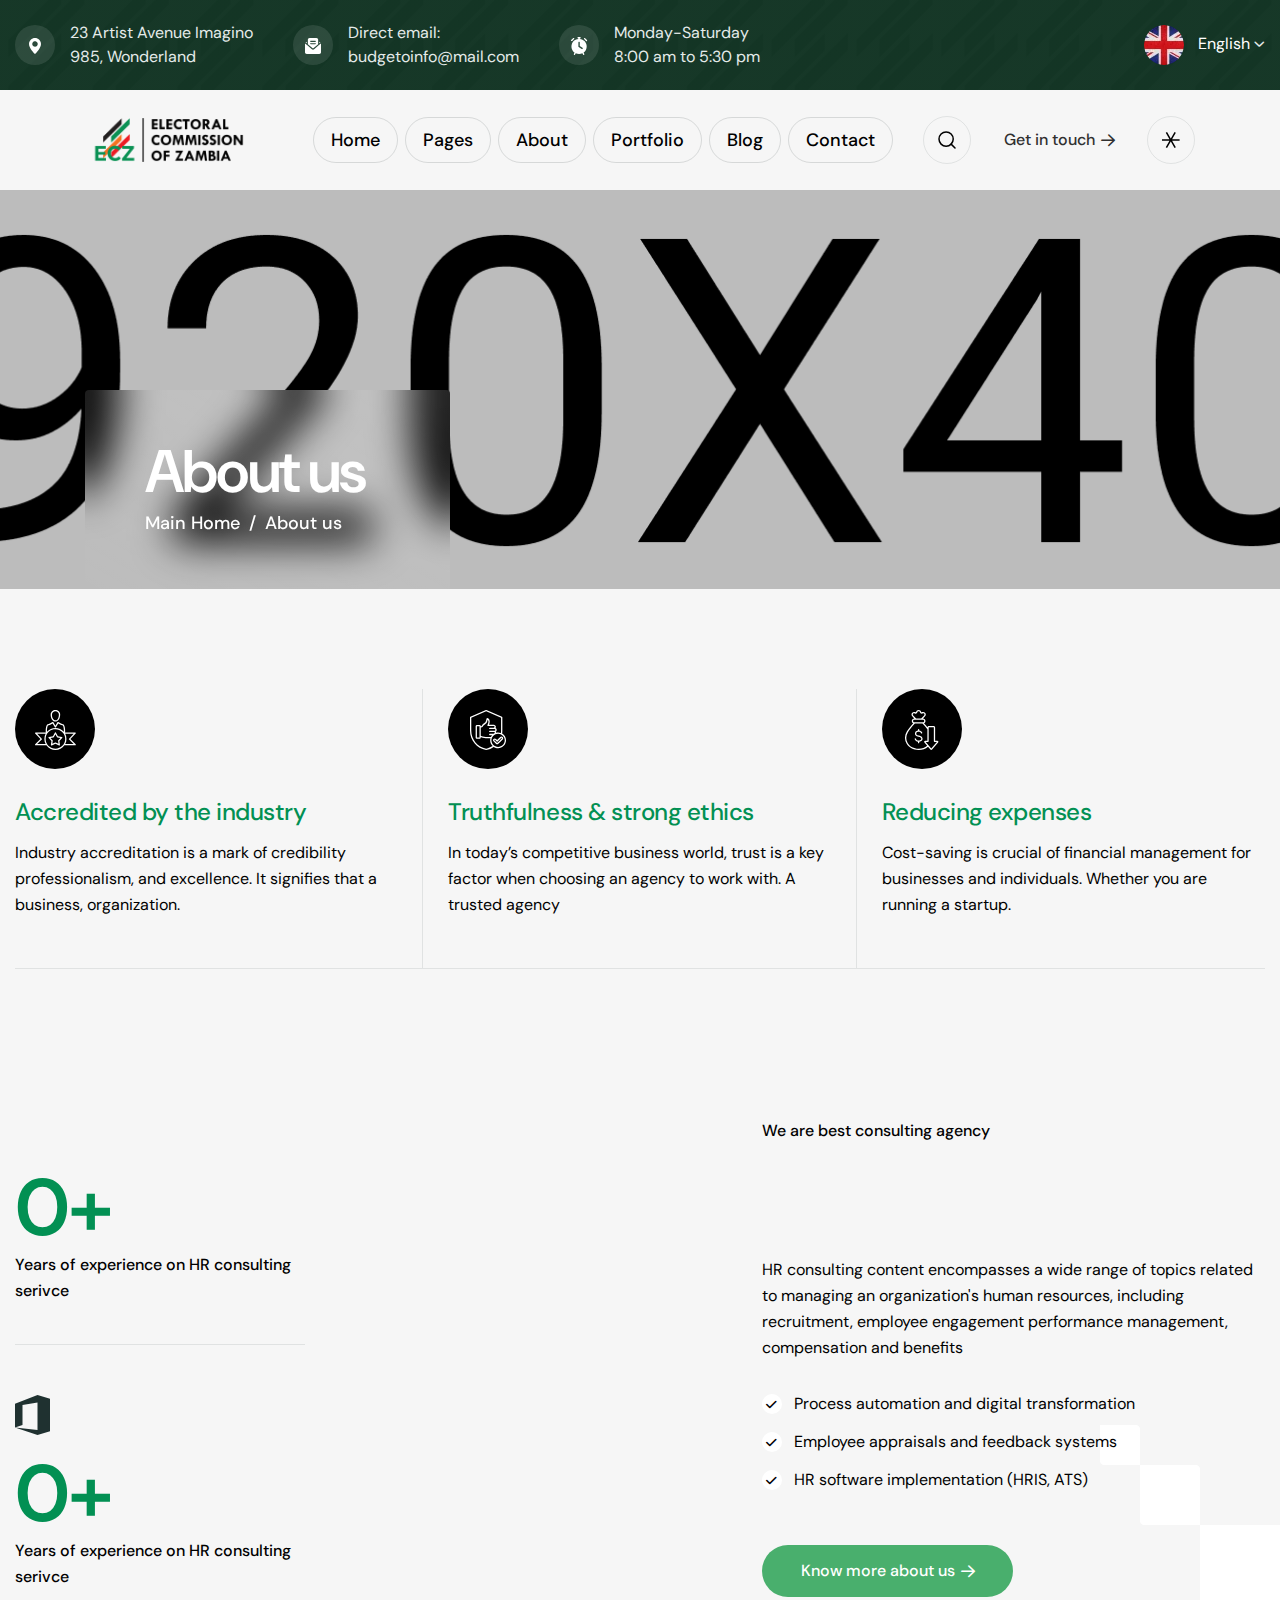
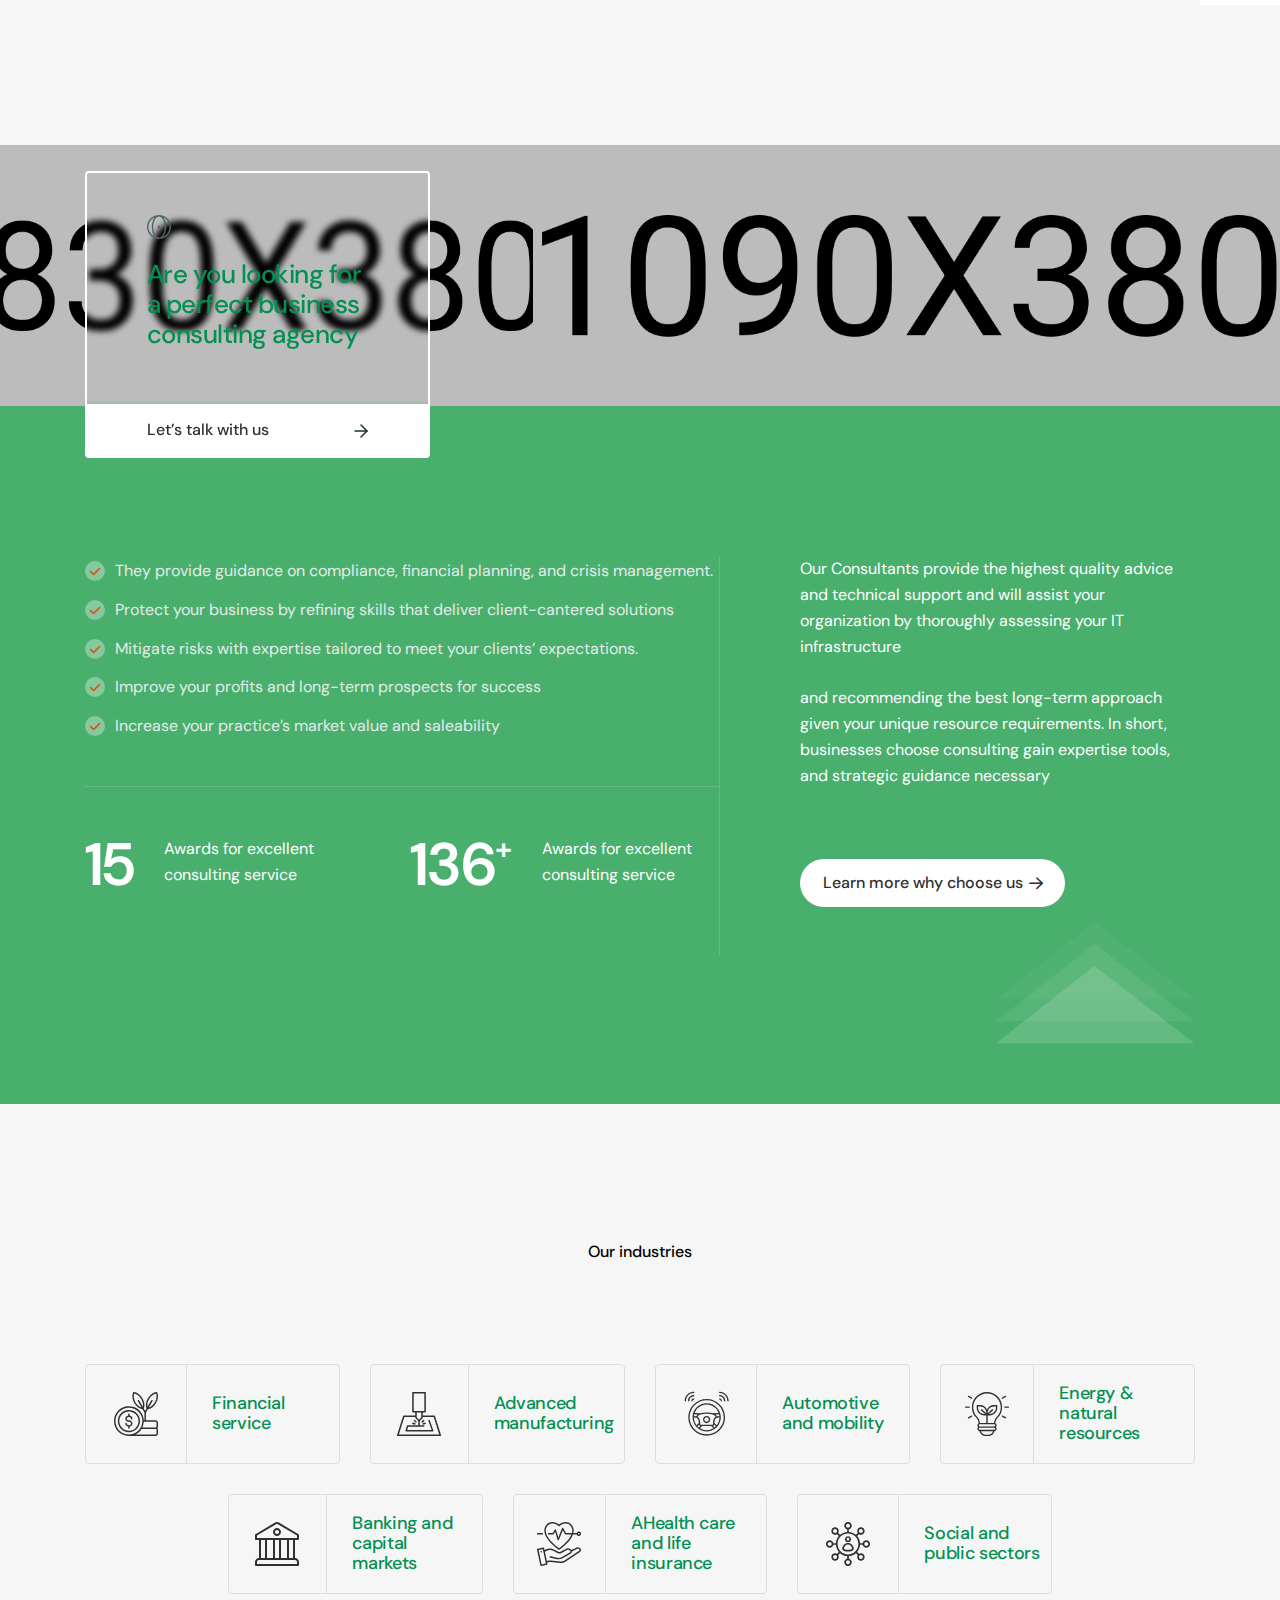
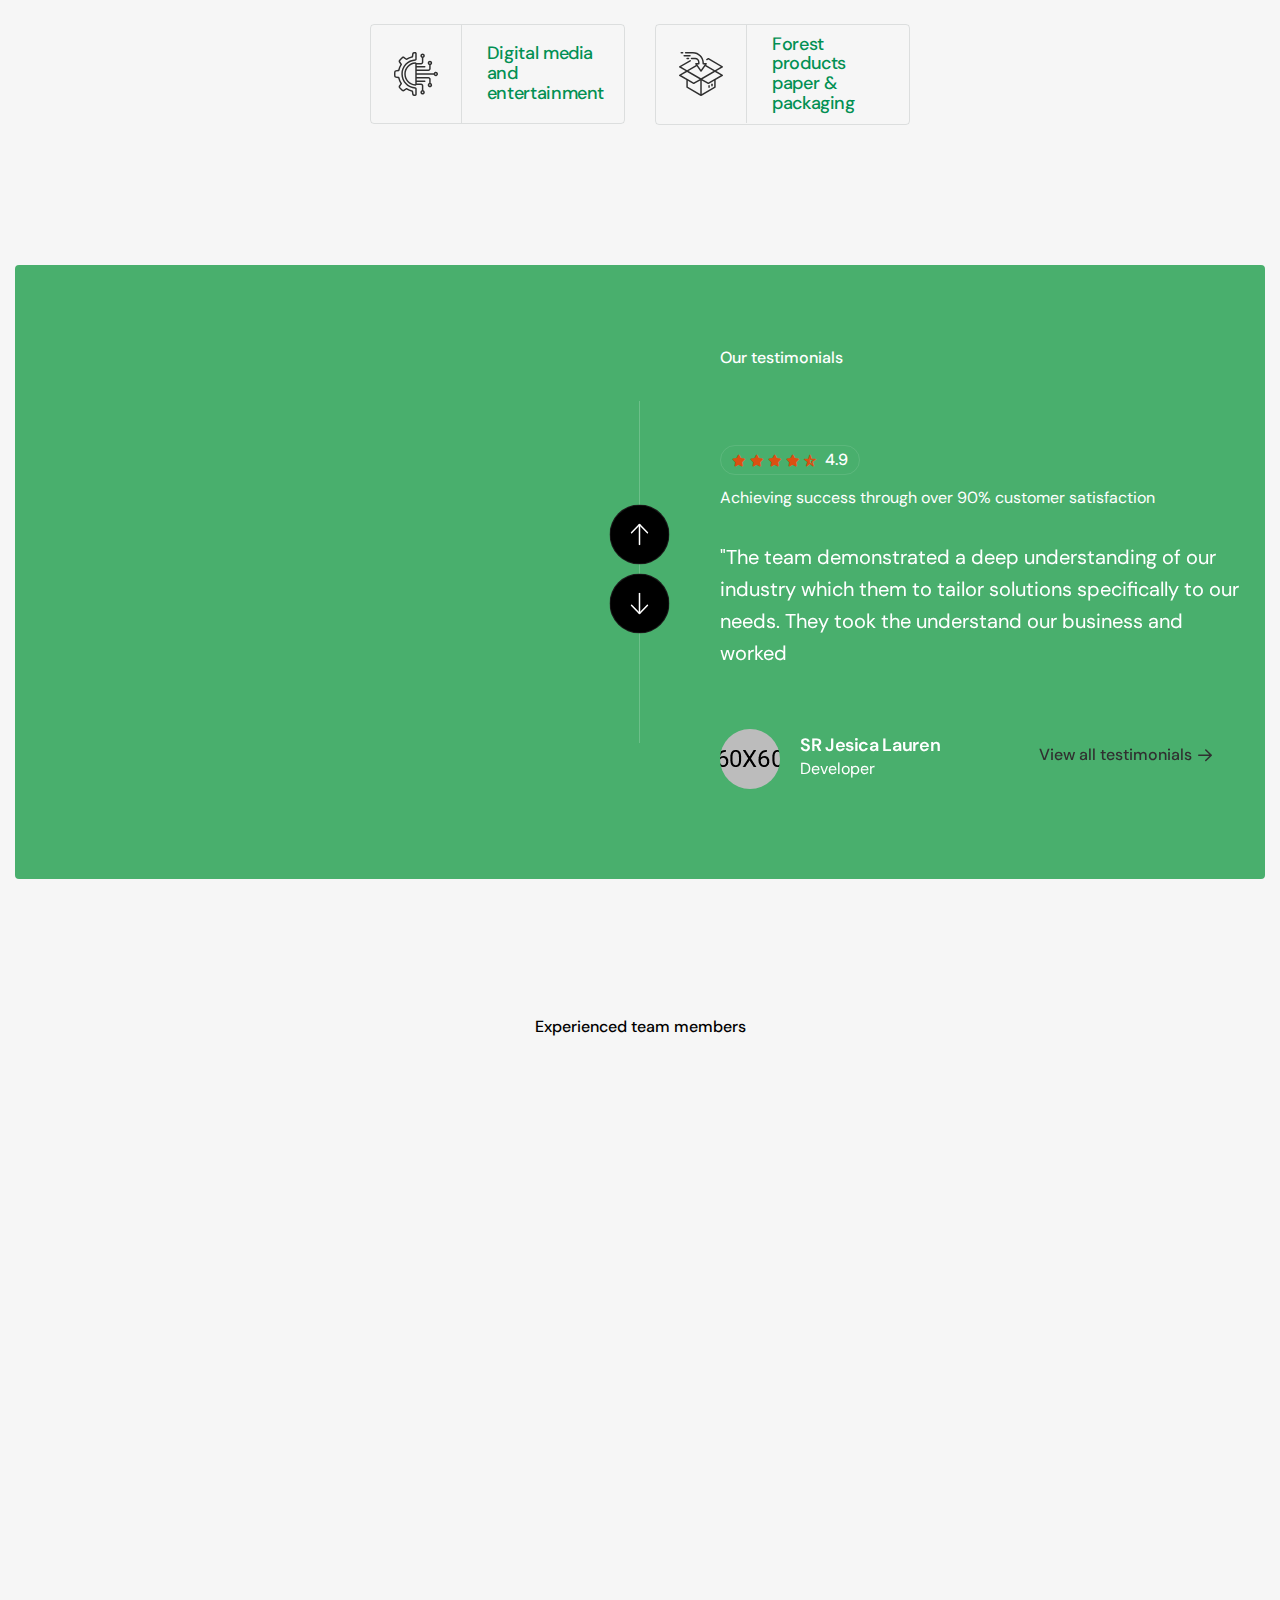
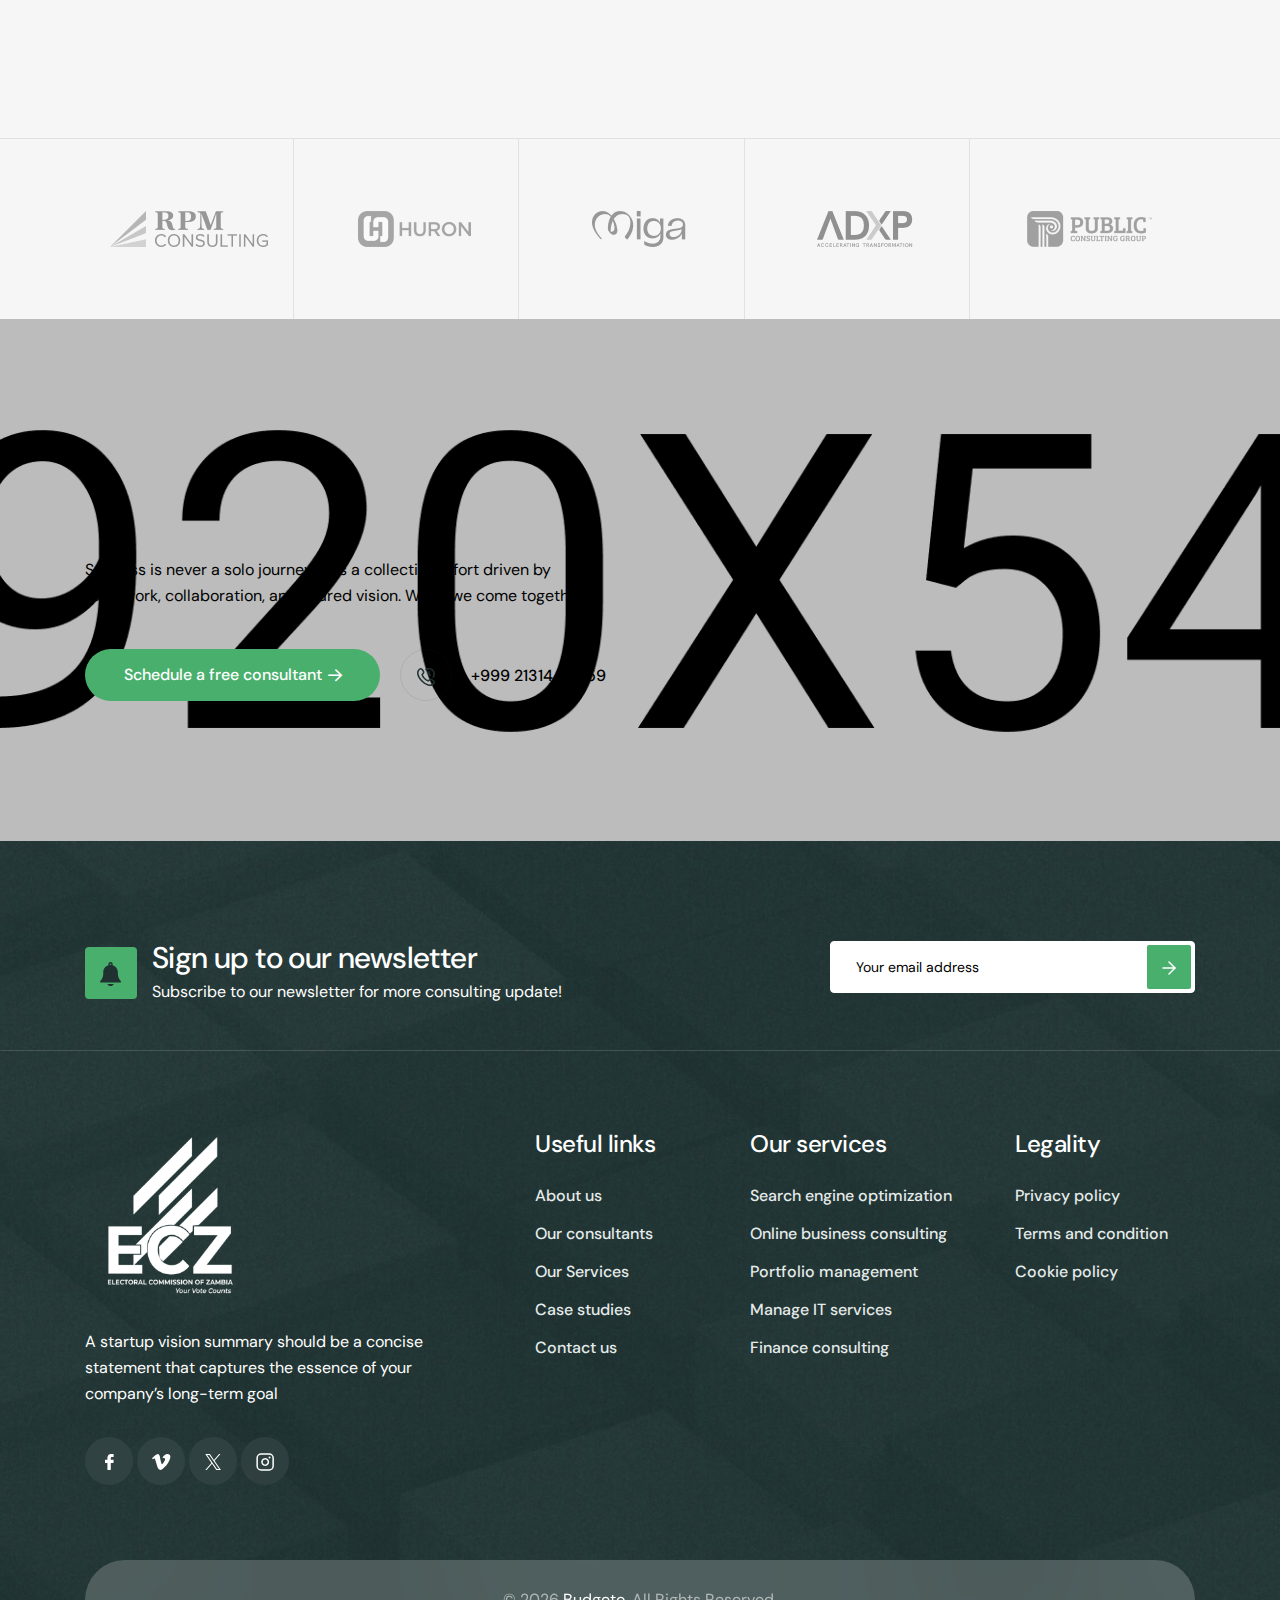
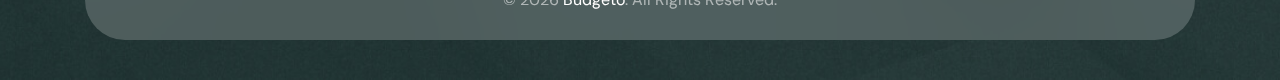
<file: about.html>
<!doctype html>
<html class="no-js" lang="zxx">

   <head>
      <meta charset="utf-8">
      <meta http-equiv="x-ua-compatible" content="ie=edge">
      <title>ECZ - About </title>
      <meta name="description" content="">
      <meta name="viewport" content="width=device-width, initial-scale=1">

      <!-- Place favicon.ico in the root directory -->
      <link rel="shortcut icon" type="image/x-icon" href="assets/img/logo/favicon.png">

      <!-- CSS here -->
      <link rel="stylesheet" href="assets/css/bootstrap.css">
      <link rel="stylesheet" href="assets/css/animate.css">
      <link rel="stylesheet" href="assets/css/swiper-bundle.css">
      <link rel="stylesheet" href="assets/css/slick.css">
      <link rel="stylesheet" href="assets/css/magnific-popup.css">
      <link rel="stylesheet" href="assets/css/font-awesome-pro.css">
      <link rel="stylesheet" href="assets/css/spacing.css">
      <link rel="stylesheet" href="assets/css/main.css">
   </head>

   <body class="tp-bg-common-white-2">
      <!--[if lte IE 9]>
         <p class="browserupgrade">You are using an <strong>outdated</strong> browser. Please <a href="https://browsehappy.com/">upgrade your browser</a> to improve your experience and security.</p>
         <![endif]-->

      <!-- Preloader Start -->
      <div class="preloader">
         <div class="loading"></div>
      </div>
      <!-- Preloader End -->

      <!-- back to top start -->
      <div class="back-to-top-wrapper">
         <button id="back_to_top" type="button" class="back-to-top-btn">
            <svg width="12" height="7" viewBox="0 0 12 7" fill="none" xmlns="http://www.w3.org/2000/svg">
               <path d="M11 6L6 1L1 6" stroke="currentColor" stroke-width="1.5" stroke-linecap="round"
                  stroke-linejoin="round" />
            </svg>
         </button>
      </div>
      <!-- back to top end -->

      <!-- tp-offcanvus-area-start -->
      <div class="tpoffcanvas-area">
         <div class="tpoffcanvas">
            <div class="tpoffcanvas__close-btn">
               <button class="close-btn"><i class="fal fa-times"></i></button>
            </div>
            <div class="tpoffcanvas__logo">
               <a href="index.html">
                  <img data-width="140" src="assets/img/logo/logo-black.png" alt="logo">
               </a>
            </div>
            <div class="tp-offcanvas-instagram-wrapper d-none d-xl-block mb-30">
               <h3 class="tp-instagram-title mb-30">Check Instagram Post</h3>
               <div class="row row-cols-lg-3 gx-10">
                  <div class="col-int mb-10">
                     <div class="tp-instagram-link tp-instagram-link-2">
                        <a href="#">
                           <img src="assets/img/instagram-sidebar/thumb.jpg" alt="footer1">
                           <svg width="18" height="18" viewBox="0 0 18 18" fill="none" xmlns="http://www.w3.org/2000/svg">
                              <path d="M13.1428 1H5.14282C2.93368 1 1.14282 2.79086 1.14282 5V13C1.14282 15.2091 2.93368 17 5.14282 17H13.1428C15.352 17 17.1428 15.2091 17.1428 13V5C17.1428 2.79086 15.352 1 13.1428 1Z" stroke="currentColor" stroke-width="1.5" stroke-linecap="round" stroke-linejoin="round" />
                              <path d="M12.3431 8.49624C12.4418 9.16204 12.3281 9.84201 12.0181 10.4395C11.7081 11.0369 11.2176 11.5214 10.6164 11.824C10.0151 12.1266 9.33381 12.2319 8.66928 12.125C8.00475 12.0181 7.39086 11.7043 6.91492 11.2284C6.43899 10.7524 6.12524 10.1385 6.01831 9.47401C5.91137 8.80948 6.0167 8.12816 6.31931 7.52694C6.62192 6.92572 7.1064 6.43523 7.70384 6.12523C8.30128 5.81523 8.98126 5.70151 9.64705 5.80024C10.3262 5.90095 10.9549 6.21741 11.4404 6.70289C11.9259 7.18836 12.2423 7.8171 12.3431 8.49624Z" stroke="currentColor" stroke-width="1.5" stroke-linecap="round" stroke-linejoin="round" />
                              <path d="M13.5424 4.60059H13.5504" stroke="currentColor" stroke-width="2" stroke-linecap="round" stroke-linejoin="round" />
                           </svg>
                        </a>
                     </div>
                  </div>
                  <div class="col-int mb-10">
                     <div class="tp-instagram-link tp-instagram-link-2">
                        <a href="#">
                           <img src="assets/img/instagram-sidebar/thumb-2.jpg" alt="footer2">
                           <svg width="18" height="18" viewBox="0 0 18 18" fill="none" xmlns="http://www.w3.org/2000/svg">
                              <path d="M13.1428 1H5.14282C2.93368 1 1.14282 2.79086 1.14282 5V13C1.14282 15.2091 2.93368 17 5.14282 17H13.1428C15.352 17 17.1428 15.2091 17.1428 13V5C17.1428 2.79086 15.352 1 13.1428 1Z" stroke="currentColor" stroke-width="1.5" stroke-linecap="round" stroke-linejoin="round" />
                              <path d="M12.3431 8.49624C12.4418 9.16204 12.3281 9.84201 12.0181 10.4395C11.7081 11.0369 11.2176 11.5214 10.6164 11.824C10.0151 12.1266 9.33381 12.2319 8.66928 12.125C8.00475 12.0181 7.39086 11.7043 6.91492 11.2284C6.43899 10.7524 6.12524 10.1385 6.01831 9.47401C5.91137 8.80948 6.0167 8.12816 6.31931 7.52694C6.62192 6.92572 7.1064 6.43523 7.70384 6.12523C8.30128 5.81523 8.98126 5.70151 9.64705 5.80024C10.3262 5.90095 10.9549 6.21741 11.4404 6.70289C11.9259 7.18836 12.2423 7.8171 12.3431 8.49624Z" stroke="currentColor" stroke-width="1.5" stroke-linecap="round" stroke-linejoin="round" />
                              <path d="M13.5424 4.60059H13.5504" stroke="currentColor" stroke-width="2" stroke-linecap="round" stroke-linejoin="round" />
                           </svg>
                        </a>
                     </div>
                  </div>
                  <div class="col-int mb-10">
                     <div class="tp-instagram-link tp-instagram-link-2">
                        <a href="#">
                           <img src="assets/img/instagram-sidebar/thumb-3.jpg" alt="footer3">
                           <svg width="18" height="18" viewBox="0 0 18 18" fill="none" xmlns="http://www.w3.org/2000/svg">
                              <path d="M13.1428 1H5.14282C2.93368 1 1.14282 2.79086 1.14282 5V13C1.14282 15.2091 2.93368 17 5.14282 17H13.1428C15.352 17 17.1428 15.2091 17.1428 13V5C17.1428 2.79086 15.352 1 13.1428 1Z" stroke="currentColor" stroke-width="1.5" stroke-linecap="round" stroke-linejoin="round" />
                              <path d="M12.3431 8.49624C12.4418 9.16204 12.3281 9.84201 12.0181 10.4395C11.7081 11.0369 11.2176 11.5214 10.6164 11.824C10.0151 12.1266 9.33381 12.2319 8.66928 12.125C8.00475 12.0181 7.39086 11.7043 6.91492 11.2284C6.43899 10.7524 6.12524 10.1385 6.01831 9.47401C5.91137 8.80948 6.0167 8.12816 6.31931 7.52694C6.62192 6.92572 7.1064 6.43523 7.70384 6.12523C8.30128 5.81523 8.98126 5.70151 9.64705 5.80024C10.3262 5.90095 10.9549 6.21741 11.4404 6.70289C11.9259 7.18836 12.2423 7.8171 12.3431 8.49624Z" stroke="currentColor" stroke-width="1.5" stroke-linecap="round" stroke-linejoin="round" />
                              <path d="M13.5424 4.60059H13.5504" stroke="currentColor" stroke-width="2" stroke-linecap="round" stroke-linejoin="round" />
                           </svg>
                        </a>
                     </div>
                  </div>
                  <div class="col-int mb-10">
                     <div class="tp-instagram-link tp-instagram-link-2">
                        <a href="#">
                           <img src="assets/img/instagram-sidebar/thumb-4.jpg" alt="footer4">
                           <svg width="18" height="18" viewBox="0 0 18 18" fill="none" xmlns="http://www.w3.org/2000/svg">
                              <path d="M13.1428 1H5.14282C2.93368 1 1.14282 2.79086 1.14282 5V13C1.14282 15.2091 2.93368 17 5.14282 17H13.1428C15.352 17 17.1428 15.2091 17.1428 13V5C17.1428 2.79086 15.352 1 13.1428 1Z" stroke="currentColor" stroke-width="1.5" stroke-linecap="round" stroke-linejoin="round" />
                              <path d="M12.3431 8.49624C12.4418 9.16204 12.3281 9.84201 12.0181 10.4395C11.7081 11.0369 11.2176 11.5214 10.6164 11.824C10.0151 12.1266 9.33381 12.2319 8.66928 12.125C8.00475 12.0181 7.39086 11.7043 6.91492 11.2284C6.43899 10.7524 6.12524 10.1385 6.01831 9.47401C5.91137 8.80948 6.0167 8.12816 6.31931 7.52694C6.62192 6.92572 7.1064 6.43523 7.70384 6.12523C8.30128 5.81523 8.98126 5.70151 9.64705 5.80024C10.3262 5.90095 10.9549 6.21741 11.4404 6.70289C11.9259 7.18836 12.2423 7.8171 12.3431 8.49624Z" stroke="currentColor" stroke-width="1.5" stroke-linecap="round" stroke-linejoin="round" />
                              <path d="M13.5424 4.60059H13.5504" stroke="currentColor" stroke-width="2" stroke-linecap="round" stroke-linejoin="round" />
                           </svg>
                        </a>
                     </div>
                  </div>
                  <div class="col-int mb-10">
                     <div class="tp-instagram-link tp-instagram-link-2">
                        <a href="#">
                           <img src="assets/img/instagram-sidebar/thumb-5.jpg" alt="footer5">
                           <svg width="18" height="18" viewBox="0 0 18 18" fill="none" xmlns="http://www.w3.org/2000/svg">
                              <path d="M13.1428 1H5.14282C2.93368 1 1.14282 2.79086 1.14282 5V13C1.14282 15.2091 2.93368 17 5.14282 17H13.1428C15.352 17 17.1428 15.2091 17.1428 13V5C17.1428 2.79086 15.352 1 13.1428 1Z" stroke="currentColor" stroke-width="1.5" stroke-linecap="round" stroke-linejoin="round" />
                              <path d="M12.3431 8.49624C12.4418 9.16204 12.3281 9.84201 12.0181 10.4395C11.7081 11.0369 11.2176 11.5214 10.6164 11.824C10.0151 12.1266 9.33381 12.2319 8.66928 12.125C8.00475 12.0181 7.39086 11.7043 6.91492 11.2284C6.43899 10.7524 6.12524 10.1385 6.01831 9.47401C5.91137 8.80948 6.0167 8.12816 6.31931 7.52694C6.62192 6.92572 7.1064 6.43523 7.70384 6.12523C8.30128 5.81523 8.98126 5.70151 9.64705 5.80024C10.3262 5.90095 10.9549 6.21741 11.4404 6.70289C11.9259 7.18836 12.2423 7.8171 12.3431 8.49624Z" stroke="currentColor" stroke-width="1.5" stroke-linecap="round" stroke-linejoin="round" />
                              <path d="M13.5424 4.60059H13.5504" stroke="currentColor" stroke-width="2" stroke-linecap="round" stroke-linejoin="round" />
                           </svg>
                        </a>
                     </div>
                  </div>
                  <div class="col-int mb-10">
                     <div class="tp-instagram-link tp-instagram-link-2">
                        <a href="#">
                           <img src="assets/img/instagram-sidebar/thumb-6.jpg" alt="footer6">
                           <svg width="18" height="18" viewBox="0 0 18 18" fill="none" xmlns="http://www.w3.org/2000/svg">
                              <path d="M13.1428 1H5.14282C2.93368 1 1.14282 2.79086 1.14282 5V13C1.14282 15.2091 2.93368 17 5.14282 17H13.1428C15.352 17 17.1428 15.2091 17.1428 13V5C17.1428 2.79086 15.352 1 13.1428 1Z" stroke="currentColor" stroke-width="1.5" stroke-linecap="round" stroke-linejoin="round" />
                              <path d="M12.3431 8.49624C12.4418 9.16204 12.3281 9.84201 12.0181 10.4395C11.7081 11.0369 11.2176 11.5214 10.6164 11.824C10.0151 12.1266 9.33381 12.2319 8.66928 12.125C8.00475 12.0181 7.39086 11.7043 6.91492 11.2284C6.43899 10.7524 6.12524 10.1385 6.01831 9.47401C5.91137 8.80948 6.0167 8.12816 6.31931 7.52694C6.62192 6.92572 7.1064 6.43523 7.70384 6.12523C8.30128 5.81523 8.98126 5.70151 9.64705 5.80024C10.3262 5.90095 10.9549 6.21741 11.4404 6.70289C11.9259 7.18836 12.2423 7.8171 12.3431 8.49624Z" stroke="currentColor" stroke-width="1.5" stroke-linecap="round" stroke-linejoin="round" />
                              <path d="M13.5424 4.60059H13.5504" stroke="currentColor" stroke-width="2" stroke-linecap="round" stroke-linejoin="round" />
                           </svg>
                        </a>
                     </div>
                  </div>
               </div>
            </div>
            <div class="tp-offcanvas-menu d-xl-none">
               <nav></nav>
            </div>
            <div class="tpoffcanvas-btn-1 mb-50">
               <a class="tpoffcanvas-btn" href="contact.html">Get Started</a>
            </div>
            <div class="tpoffcanvas__contact-info">
               <div class="tpoffcanvas__contact-title">
                  <h5>Contact us</h5>
               </div>
               <ul>
                  <li>
                     <span>
                        <svg width="15" height="17" viewBox="0 0 15 17" fill="none" xmlns="http://www.w3.org/2000/svg">
                           <path d="M13.2727 7.13636C13.2727 11.9091 7.13636 16 7.13636 16C7.13636 16 1 11.9091 1 7.13636C1 5.5089 1.64651 3.94809 2.7973 2.7973C3.94809 1.64651 5.5089 1 7.13636 1C8.76383 1 10.3246 1.64651 11.4754 2.7973C12.6262 3.94809 13.2727 5.5089 13.2727 7.13636Z" stroke="currentColor" stroke-width="1.5" stroke-linecap="round" stroke-linejoin="round" />
                           <path d="M7.13629 9.18243C8.26596 9.18243 9.18174 8.26665 9.18174 7.13698C9.18174 6.00731 8.26596 5.09152 7.13629 5.09152C6.00662 5.09152 5.09084 6.00731 5.09084 7.13698C5.09084 8.26665 6.00662 9.18243 7.13629 9.18243Z" stroke="currentColor" stroke-width="1.5" stroke-linecap="round" stroke-linejoin="round" />
                        </svg>
                     </span>
                     <a href="https://www.google.com/maps/@41.6758525,-86.2531698,18.17z" target="_blank">27 Sondanella, Eden walk, Eden</a>
                  </li>
                  <li>
                     <span>
                        <svg width="17" height="14" viewBox="0 0 17 14" fill="none" xmlns="http://www.w3.org/2000/svg">
                           <path d="M2.5 1H14.5C15.325 1 16 1.675 16 2.5V11.5C16 12.325 15.325 13 14.5 13H2.5C1.675 13 1 12.325 1 11.5V2.5C1 1.675 1.675 1 2.5 1Z" stroke="currentColor" stroke-width="1.5" stroke-linecap="round" stroke-linejoin="round" />
                           <path d="M16 2.5L8.5 7.75L1 2.5" stroke="currentColor" stroke-width="1.5" stroke-linecap="round" stroke-linejoin="round" />
                        </svg>
                     </span>
                     <a href="mailto:hello@contact.com"><span>hello@contact.com</span></a>
                  </li>
                  <li>
                     <span>
                        <svg width="16" height="16" viewBox="0 0 16 16" fill="none" xmlns="http://www.w3.org/2000/svg">
                           <path d="M2.24434 7.95965C1.58072 6.80251 1.26029 5.85764 1.06709 4.89985C0.781336 3.4833 1.43527 2.09956 2.51857 1.21663C2.97641 0.843468 3.50126 0.970963 3.772 1.45668L4.38323 2.55324C4.8677 3.4224 5.10994 3.85698 5.06189 4.31771C5.01385 4.77845 4.68716 5.1537 4.03378 5.9042L2.24434 7.95965ZM2.24434 7.95965C3.58755 10.3018 5.69549 12.4109 8.04035 13.7557M8.04035 13.7557C9.19749 14.4193 10.1424 14.7397 11.1002 14.9329C12.5167 15.2187 13.9004 14.5647 14.7834 13.4814C15.1565 13.0236 15.029 12.4987 14.5433 12.228L13.4468 11.6168C12.5776 11.1323 12.143 10.8901 11.6823 10.9381C11.2215 10.9862 10.8463 11.3128 10.0958 11.9662L8.04035 13.7557Z" stroke="currentColor" stroke-width="1.5" stroke-linejoin="round" />
                           <path d="M9.40002 4.3823C10.3963 4.80537 11.1947 5.60374 11.6178 6.6M9.85784 1C12.3339 1.71453 14.2854 3.66597 15 6.14194" stroke="currentColor" stroke-width="1.5" stroke-linecap="round" />
                        </svg>
                     </span>
                     <a href="tel:(+00)67834598568">+ 999 2123 5468 5894</a>
                  </li>
               </ul>
            </div>
            <div class="tpoffcanvas__social">
               <div class="social-icon">
                  <a href="#">
                     <svg width="9" height="16" viewBox="0 0 9 16" fill="none" xmlns="http://www.w3.org/2000/svg">
                        <path d="M2.403 9.03129C2.34293 9.03129 1.02128 9.03129 0.420526 9.03129C0.100125 9.03129 0 8.91114 0 8.61076C0 7.80976 0 6.98874 0 6.18773C0 5.86733 0.12015 5.76721 0.420526 5.76721H2.403C2.403 5.70713 2.403 4.54568 2.403 4.00501C2.403 3.20401 2.54318 2.44305 2.94368 1.74218C3.3642 1.02128 3.96496 0.540676 4.72591 0.260325C5.22653 0.0801 5.72716 0 6.26783 0H8.23029C8.51064 0 8.63079 0.12015 8.63079 0.400501V2.68335C8.63079 2.9637 8.51064 3.08385 8.23029 3.08385C7.68961 3.08385 7.14894 3.08385 6.60826 3.10388C6.06758 3.10388 5.78723 3.36421 5.78723 3.92491C5.76721 4.52566 5.78723 5.10638 5.78723 5.72716H8.11014C8.43054 5.72716 8.55069 5.84731 8.55069 6.16771V8.59074C8.55069 8.91114 8.45056 9.01126 8.11014 9.01126C7.38924 9.01126 5.84731 9.01126 5.78723 9.01126V15.5394C5.78723 15.8798 5.68711 16 5.32666 16C4.48561 16 3.66458 16 2.82353 16C2.52315 16 2.403 15.8799 2.403 15.5795C2.403 13.4768 2.403 9.09136 2.403 9.03129Z" fill="currentColor" />
                     </svg>
                  </a>
                  <a href="#">
                     <svg width="16" height="16" viewBox="0 0 16 16" fill="none" xmlns="http://www.w3.org/2000/svg">
                        <path d="M9.60319 6.77491L15.4315 0H14.0504L8.98966 5.88256L4.94769 0H0.285767L6.39801 8.89547L0.285767 16H1.66696L7.01119 9.78782L11.2798 16H15.9417L9.60285 6.77491H9.60319ZM7.71145 8.97384L7.09216 8.08805L2.16463 1.03974H4.28606L8.26263 6.72795L8.88193 7.61374L14.051 15.0075H11.9296L7.71145 8.97418V8.97384Z" fill="currentColor" />
                     </svg>
                  </a>
                  <a href="#">
                     <svg width="18" height="18" viewBox="0 0 18 18" fill="none" xmlns="http://www.w3.org/2000/svg">
                        <path d="M13.1428 1H5.14282C2.93368 1 1.14282 2.79086 1.14282 5V13C1.14282 15.2091 2.93368 17 5.14282 17H13.1428C15.352 17 17.1428 15.2091 17.1428 13V5C17.1428 2.79086 15.352 1 13.1428 1Z" stroke="currentColor" stroke-width="1.5" stroke-linecap="round" stroke-linejoin="round" />
                        <path d="M12.3431 8.49624C12.4418 9.16204 12.3281 9.84201 12.0181 10.4395C11.7081 11.0369 11.2176 11.5214 10.6164 11.824C10.0151 12.1266 9.33381 12.2319 8.66928 12.125C8.00475 12.0181 7.39086 11.7043 6.91492 11.2284C6.43899 10.7524 6.12524 10.1385 6.01831 9.47401C5.91137 8.80948 6.0167 8.12816 6.31931 7.52694C6.62192 6.92572 7.1064 6.43523 7.70384 6.12523C8.30128 5.81523 8.98126 5.70151 9.64705 5.80024C10.3262 5.90095 10.9549 6.21741 11.4404 6.70289C11.9259 7.18836 12.2423 7.8171 12.3431 8.49624Z" stroke="currentColor" stroke-width="1.5" stroke-linecap="round" stroke-linejoin="round" />
                        <path d="M13.5424 4.60059H13.5504" stroke="currentColor" stroke-width="2" stroke-linecap="round" stroke-linejoin="round" />
                     </svg>
                  </a>
                  <a href="#">
                     <svg width="19" height="16" viewBox="0 0 19 16" fill="none" xmlns="http://www.w3.org/2000/svg">
                        <path d="M0.743794 5.331C0.743794 5.331 2.28009 4.12018 2.79238 4.72531C3.3041 5.331 5.25871 12.64 5.91139 13.9878C6.48098 15.1705 8.05166 16.7332 9.77419 15.6169C11.4956 14.5006 17.2213 9.61269 18.2459 3.84055C19.2699 -1.92988 11.3563 -0.721354 10.518 4.30642C12.613 3.04862 13.7315 4.81699 12.6594 6.82031C11.589 8.82133 10.6108 10.1261 10.0997 10.1261C9.58853 10.1261 9.19543 8.78695 8.60979 6.44669C8.00524 4.02735 8.00811 -0.330546 5.49193 0.163406C3.11843 0.62928 0 4.35341 0 4.35341L0.743794 5.331Z" fill="currentColor" />
                     </svg>
                  </a>
               </div>
            </div>
         </div>
      </div>
      <div class="body-overlay"></div>
      <!-- tp-offcanvus-area-end -->

      <!--search-form-start -->
      <div class="tp-search-body-overlay"></div>
      <div class="tp-search-form-toggle">
         <div class="container">
            <div class="row mb-70">
               <div class="col-lg-12">
                  <div class="tp-search-top d-flex justify-content-between align-items-center">
                     <div class="cm-search-logo">
                        <a href="index.html"><img data-width="160" src="assets/img/logo/logo-black.png" alt="logo"></a>
                     </div>
                     <button class="tp-search-close">
                        <i class="fa-light fa-xmark"></i>
                     </button>
                  </div>
               </div>
            </div>
            <div class="row justify-content-center">
               <div class="col-lg-12">
                  <div class="tp-search-form">
                     <form action="#">
                        <div class="tp-search-form-input">
                           <input type="text" placeholder="What are you looking foor?" required>
                           <span class="tp-search-focus-border"></span>
                           <button class="tp-search-form-icon" type="submit">
                              <i class="fa-sharp fa-regular fa-magnifying-glass"></i>
                           </button>
                        </div>
                     </form>
                  </div>
               </div>
            </div>
         </div>
      </div>
      <!-- search-form-end -->


      <header  class="tp-header-height">

         <!-- tp-header-area-start -->
         <div class="tp-header-area tp-header-2-wrap">
            <div class="tp-header-3-top tp-header-4-top d-none d-xl-block">
               <div class="container-fluid container-1690">
                  <div class="row align-items-center">
                     <div class="col-lg-9">
                        <div class="tp-header-3-location">
                           <ul>
                              <li>
                                 <span class="icons">
                                    <svg width="12" height="16" viewBox="0 0 12 16" fill="none" xmlns="http://www.w3.org/2000/svg">
                                       <path d="M5.99999 0C4.40934 0.00211003 2.88445 0.634928 1.75969 1.75969C0.634928 2.88445 0.00211003 4.40934 0 5.99999C0 10.3075 5.58999 15.7025 5.82749 15.93C5.87369 15.9749 5.93557 16 5.99999 16C6.06441 16 6.1263 15.9749 6.17249 15.93C6.40999 15.7025 12 10.3075 12 5.99999C11.9979 4.40934 11.3651 2.88445 10.2403 1.75969C9.11554 0.634928 7.59064 0.00211003 5.99999 0ZM5.99999 8.74999C5.4561 8.74999 4.92441 8.58871 4.47218 8.28653C4.01994 7.98436 3.66747 7.55487 3.45933 7.05237C3.25119 6.54988 3.19673 5.99694 3.30284 5.4635C3.40895 4.93005 3.67086 4.44005 4.05545 4.05545C4.44005 3.67086 4.93005 3.40895 5.4635 3.30284C5.99694 3.19673 6.54988 3.25119 7.05237 3.45933C7.55487 3.66747 7.98436 4.01994 8.28653 4.47218C8.58871 4.92441 8.74999 5.4561 8.74999 5.99999C8.74955 6.7292 8.45968 7.42842 7.94405 7.94405C7.42842 8.45968 6.7292 8.74955 5.99999 8.74999Z" fill="white" />
                                    </svg>
                                 </span>
                                 <p class="mb-0 lh-24"><a href="https://www.google.com/maps" target="_blank">23 Artist Avenue Imagino<br>  985, Wonderland</a></p>
                              </li>
                              <li>
                                 <span class="icons">
                                    <svg width="16" height="16" viewBox="0 0 16 16" fill="none" xmlns="http://www.w3.org/2000/svg">
                                       <path d="M15.3543 4.45714L14.2857 5.36V3.76571L15.1829 4.33714C15.2421 4.37412 15.2993 4.41418 15.3543 4.45714ZM15.9543 5.44571L14.2857 6.85714L9.10286 11.2457C8.90773 11.4042 8.68211 11.5209 8.44 11.5886C8.34391 11.6112 8.24661 11.6284 8.14857 11.64H7.85143C7.75339 11.6284 7.65609 11.6112 7.56 11.5886C7.32 11.5228 7.09625 11.408 6.90286 11.2514L1.71429 6.85714L0.0457142 5.44571C0.0189095 5.55622 0.0035902 5.6692 0 5.78286V14.2857C0 14.7404 0.180612 15.1764 0.502103 15.4979C0.823594 15.8194 1.25963 16 1.71429 16H14.2857C14.7404 16 15.1764 15.8194 15.4979 15.4979C15.8194 15.1764 16 14.7404 16 14.2857V5.78286C15.9964 5.6692 15.9811 5.55622 15.9543 5.44571ZM7.63429 10.3714L2.85714 6.32571V1.71429C2.85714 1.25963 3.03775 0.823594 3.35925 0.502103C3.68074 0.180612 4.11677 0 4.57143 0H11.4286C11.8832 0 12.3193 0.180612 12.6408 0.502103C12.9622 0.823594 13.1429 1.25963 13.1429 1.71429V6.32571L8.36571 10.3714C8.26304 10.457 8.13363 10.5038 8 10.5038C7.86637 10.5038 7.73696 10.457 7.63429 10.3714ZM5.14286 3.42857C5.14286 3.58012 5.20306 3.72547 5.31023 3.83263C5.41739 3.9398 5.56273 4 5.71429 4H10.2857C10.4373 4 10.5826 3.9398 10.6898 3.83263C10.7969 3.72547 10.8571 3.58012 10.8571 3.42857C10.8571 3.27702 10.7969 3.13167 10.6898 3.02451C10.5826 2.91735 10.4373 2.85714 10.2857 2.85714H5.71429C5.56273 2.85714 5.41739 2.91735 5.31023 3.02451C5.20306 3.13167 5.14286 3.27702 5.14286 3.42857ZM5.71429 6.28571H10.2857C10.4373 6.28571 10.5826 6.22551 10.6898 6.11835C10.7969 6.01118 10.8571 5.86584 10.8571 5.71429C10.8571 5.56273 10.7969 5.41739 10.6898 5.31023C10.5826 5.20306 10.4373 5.14286 10.2857 5.14286H5.71429C5.56273 5.14286 5.41739 5.20306 5.31023 5.31023C5.20306 5.41739 5.14286 5.56273 5.14286 5.71429C5.14286 5.86584 5.20306 6.01118 5.31023 6.11835C5.41739 6.22551 5.56273 6.28571 5.71429 6.28571ZM1.71429 3.76571L0.811429 4.33714C0.753671 4.37972 0.698346 4.42551 0.645714 4.47429L1.71429 5.36V3.76571Z" fill="white" />
                                    </svg>
                                 </span>
                                 <p class="mb-0 lh-24">Direct email:<br><a href="mailto:budgetoinfo@mail.com"> budgetoinfo@mail.com</a></p>
                              </li>
                              <li>
                                 <span class="icons">
                                    <svg width="17" height="18" viewBox="0 0 17 18" fill="none" xmlns="http://www.w3.org/2000/svg">
                                       <path d="M15.6997 9.46639C15.6984 7.56647 14.9873 5.7356 13.7059 4.33287C12.4244 2.93014 10.6652 2.05676 8.77312 1.88404V1.38533H9.00401C9.18771 1.38533 9.3639 1.31235 9.49379 1.18245C9.62369 1.05255 9.69667 0.876368 9.69667 0.692663C9.69667 0.508957 9.62369 0.332776 9.49379 0.202876C9.3639 0.0729767 9.18771 3.87131e-09 9.00401 0H7.15691C6.9732 3.87131e-09 6.79702 0.0729767 6.66712 0.202876C6.53722 0.332776 6.46424 0.508957 6.46424 0.692663C6.46424 0.876368 6.53722 1.05255 6.66712 1.18245C6.79702 1.31235 6.9732 1.38533 7.15691 1.38533H7.38779V1.88404C5.84926 2.01983 4.3886 2.6211 3.20034 3.60779C2.01208 4.59447 1.15261 5.91975 0.736384 7.40712C0.32016 8.8945 0.366938 10.4734 0.87049 11.9335C1.37404 13.3936 2.31047 14.6657 3.55506 15.5803L2.84393 17.0026C2.80272 17.0831 2.77791 17.171 2.77095 17.2612C2.76398 17.3514 2.77499 17.4421 2.80334 17.528C2.8317 17.6139 2.87682 17.6934 2.9361 17.7617C2.99539 17.83 3.06765 17.8859 3.1487 17.9261C3.24703 17.9725 3.35402 17.9976 3.46271 18C3.59077 18.0003 3.7164 17.965 3.82563 17.8982C3.93486 17.8313 4.02343 17.7355 4.08148 17.6213L4.74644 16.2914C5.78199 16.8078 6.92332 17.0765 8.08046 17.0765C9.2376 17.0765 10.3789 16.8078 11.4145 16.2914L12.0794 17.6213C12.1375 17.7355 12.2261 17.8313 12.3353 17.8982C12.4445 17.965 12.5701 18.0003 12.6982 18C12.8069 17.9976 12.9139 17.9725 13.0122 17.9261C13.0933 17.8859 13.1655 17.83 13.2248 17.7617C13.2841 17.6934 13.3292 17.6139 13.3576 17.528C13.3859 17.4421 13.3969 17.3514 13.39 17.2612C13.383 17.171 13.3582 17.0831 13.317 17.0026L12.6059 15.5803C13.5648 14.8751 14.3444 13.9543 14.8818 12.8923C15.4193 11.8302 15.6995 10.6567 15.6997 9.46639ZM11.6269 11.8307C11.5633 11.9263 11.4767 12.0043 11.375 12.0575C11.2733 12.1108 11.1598 12.1376 11.0451 12.1355C10.911 12.1345 10.7798 12.0961 10.6664 12.0246L7.69257 10.039C7.59945 9.97511 7.52313 9.8897 7.47007 9.79001C7.41701 9.69033 7.38879 9.57931 7.38779 9.46639V5.50436C7.38779 5.32066 7.46077 5.14447 7.59067 5.01457C7.72057 4.88467 7.89675 4.8117 8.08046 4.8117C8.26416 4.8117 8.44034 4.88467 8.57024 5.01457C8.70014 5.14447 8.77312 5.32066 8.77312 5.50436V9.09697L11.4329 10.8517C11.5124 10.9012 11.5808 10.9664 11.634 11.0433C11.6872 11.1203 11.7241 11.2074 11.7422 11.2991C11.7604 11.3909 11.7596 11.4854 11.7397 11.5769C11.7199 11.6683 11.6815 11.7547 11.6269 11.8307ZM15.9583 3.9528C15.8285 4.08251 15.6524 4.15537 15.4689 4.15537C15.2853 4.15537 15.1093 4.08251 14.9794 3.9528L13.1323 2.1057C13.0099 1.97439 12.9433 1.80072 12.9465 1.62127C12.9497 1.44183 13.0223 1.27061 13.1493 1.1437C13.2762 1.0168 13.4474 0.944103 13.6268 0.940936C13.8063 0.93777 13.9799 1.00438 14.1112 1.12673L15.9583 2.97383C16.0881 3.10371 16.1609 3.27976 16.1609 3.46331C16.1609 3.64687 16.0881 3.82292 15.9583 3.9528ZM0.692053 4.15598C0.601046 4.15641 0.51087 4.13866 0.426816 4.10377C0.342761 4.06887 0.266522 4.01755 0.202572 3.9528C0.0728586 3.82292 0 3.64687 0 3.46331C0 3.27976 0.0728586 3.10371 0.202572 2.97383L2.04967 1.12673C2.11309 1.05868 2.18956 1.00409 2.27452 0.966236C2.35949 0.928378 2.45121 0.908021 2.54421 0.90638C2.63722 0.904739 2.7296 0.921848 2.81585 0.956685C2.9021 0.991522 2.98045 1.04337 3.04622 1.10915C3.11199 1.17492 3.16385 1.25327 3.19868 1.33952C3.23352 1.42577 3.25063 1.51815 3.24899 1.61115C3.24735 1.70416 3.22699 1.79588 3.18913 1.88085C3.15127 1.96581 3.09669 2.04228 3.02864 2.1057L1.18154 3.9528C1.11758 4.01755 1.04135 4.06887 0.957291 4.10377C0.873237 4.13866 0.78306 4.15641 0.692053 4.15598Z" fill="white" />
                                    </svg>
                                 </span>
                                 <p class="mb-0 lh-24">Monday-Saturday<br> 8:00 am to 5:30 pm</p>
                              </li>
                           </ul>
                        </div>
                     </div>
                     <div class="col-lg-3">
                        <div class="d-flex justify-content-end">
                           <div class="tp-header-top-lang tp-header-3-lang p-relative d-inline-block">
                              <div>
                                 <img class="rounded-circle mr-10" data-width="40" src="assets/img/header/flag.png" alt="">
                                 <span class="tp-header-top-selected-lang fs-16 fw-400 tp-text-grey-3 p-relative">English</span>
                              </div>
                              <ul class="tp-header-top-lang-list">
                                 <li><img class="rounded-circle" data-width="30" src="assets/img/header/flag.png" alt=""> Catalan</li>
                                 <li><img class="rounded-circle" data-width="30" src="assets/img/header/flag-2.png" alt=""> English</li>
                                 <li><img class="rounded-circle" data-width="30" src="assets/img/header/flag-3.png" alt=""> French</li>
                              </ul>
                           </div>
                        </div>
                     </div>
                  </div>
               </div>
            </div>
            <div id="header-sticky" class="tp-header-2-main tp-header-lg-space p-relative">
               <div class="container container-1690">
                  <div class="row align-items-center">
                     <div class="col-xl-2 col-sm-3 col-5">
                        <div class="tp-header-left">
                           <div class="tp-header-logo">
                              <a href="index.html"><img data-width="168" src="assets/img/logo/logo-black.png" alt=""></a>
                           </div>
                        </div>
                     </div>
                     <div class="col-xl-10 col-sm-9 col-7">
                        <div class="tp-header-2-right d-flex align-items-center justify-content-end justify-content-xxl-between">
                           <div class="tp-main-menu d-none d-xl-block">
                              <nav class="tp-mobile-menu-active">
                                 <ul>
                                    <li class="has-dropdown p-inherit">
                                       <a href="index.html">Home</a>
                                       <div class="tp-submenu submenu tp-main-mega-menu">
                                          <div class="tp-menu-fullwidth">
                                             <div class="tp-homemenu-wrapper">
                                                <div class="row gx-24 row-cols-xl-5 row-cols-md-2 row-cols-2">
                                                   <div class="col homemenu">
                                                      <div class="homemenu-thumb-wrap mb-20">
                                                         <div class="homemenu-thumb fix">
                                                            <a href="index.html"><img src="assets/img/menu/demo.jpg" alt=""></a>
                                                         </div>
                                                         <div class="homemenu-btn">
                                                            <div class="mb-10">
                                                               <a href="index.html" class="tp-btn-lg d-inline-block lh-0 tp-round-24 fs-16 tp-bg-theme-secondary ls-0 tp-btn-switch-animation tp-text-theme-primary fw-500">
                                                                  <span class="d-flex align-items-center justify-content-center">
                                                                     <span class="btn-text">Multi Page</span>
                                                                     <span class="btn-icon"><i class="fa-sharp fa-regular fa-arrow-right"></i></span>
                                                                     <span class="btn-icon"><i class="fa-sharp fa-regular fa-arrow-right"></i></span>
                                                                  </span> 
                                                               </a>
                                                            </div>
                                                            <div>
                                                               <a href="index-one-page.html" class="tp-btn-lg d-inline-block lh-0 tp-round-24 fs-16 tp-bg-theme-primary ls-0 tp-btn-switch-animation tp-text-common-white hover-text-white fw-500">
                                                                  <span class="d-flex align-items-center justify-content-center">
                                                                     <span class="btn-text">One Page</span>
                                                                     <span class="btn-icon"><i class="fa-sharp fa-regular fa-arrow-right"></i></span>
                                                                     <span class="btn-icon"><i class="fa-sharp fa-regular fa-arrow-right"></i></span>
                                                                  </span> 
                                                               </a>
                                                            </div>
                                                         </div>
                                                      </div>
                                                      <div class="homemenu-content text-center">
                                                         <h4 class="homemenu-title">
                                                            <a href="index.html">Business</a>
                                                         </h4>
                                                      </div>
                                                   </div>
                                                   <div class="col homemenu">
                                                      <div class="homemenu-thumb-wrap mb-20">
                                                         <div class="homemenu-thumb fix">
                                                            <a href="home-consulting.html"><img src="assets/img/menu/demo-2.jpg" alt=""></a>
                                                         </div>
                                                         <div class="homemenu-btn">
                                                            <div class="mb-10">
                                                               <a href="home-consulting.html" class="tp-btn-lg d-inline-block lh-0 tp-round-24 fs-16 tp-bg-theme-secondary ls-0 tp-btn-switch-animation tp-text-theme-primary fw-500">
                                                                  <span class="d-flex align-items-center justify-content-center">
                                                                     <span class="btn-text">Multi Page</span>
                                                                     <span class="btn-icon"><i class="fa-sharp fa-regular fa-arrow-right"></i></span>
                                                                     <span class="btn-icon"><i class="fa-sharp fa-regular fa-arrow-right"></i></span>
                                                                  </span> 
                                                               </a>
                                                            </div>
                                                            <div>
                                                               <a href="home-consulting-one-page.html" class="tp-btn-lg d-inline-block lh-0 tp-round-24 fs-16 tp-bg-theme-primary ls-0 tp-btn-switch-animation tp-text-common-white hover-text-white fw-500">
                                                                  <span class="d-flex align-items-center justify-content-center">
                                                                     <span class="btn-text">One Page</span>
                                                                     <span class="btn-icon"><i class="fa-sharp fa-regular fa-arrow-right"></i></span>
                                                                     <span class="btn-icon"><i class="fa-sharp fa-regular fa-arrow-right"></i></span>
                                                                  </span> 
                                                               </a>
                                                            </div>
                                                         </div>
                                                      </div>
                                                      <div class="homemenu-content text-center">
                                                         <h4 class="homemenu-title">
                                                            <a href="home-consulting.html">Consulting</a>
                                                         </h4>
                                                      </div>
                                                   </div>
                                                   <div class="col homemenu">
                                                      <div class="homemenu-thumb-wrap mb-20">
                                                         <div class="homemenu-thumb fix">
                                                            <a href="home-startup.html"><img src="assets/img/menu/demo-3.jpg" alt=""></a>
                                                         </div>
                                                         <div class="homemenu-btn">
                                                            <div class="mb-10">
                                                               <a href="home-startup.html" class="tp-btn-lg d-inline-block lh-0 tp-round-24 fs-16 tp-bg-theme-secondary ls-0 tp-btn-switch-animation tp-text-theme-primary fw-500">
                                                                  <span class="d-flex align-items-center justify-content-center">
                                                                     <span class="btn-text">Multi Page</span>
                                                                     <span class="btn-icon"><i class="fa-sharp fa-regular fa-arrow-right"></i></span>
                                                                     <span class="btn-icon"><i class="fa-sharp fa-regular fa-arrow-right"></i></span>
                                                                  </span> 
                                                               </a>
                                                            </div>
                                                            <div>
                                                               <a href="home-startup-one-page.html" class="tp-btn-lg d-inline-block lh-0 tp-round-24 fs-16 tp-bg-theme-primary ls-0 tp-btn-switch-animation tp-text-common-white hover-text-white fw-500">
                                                                  <span class="d-flex align-items-center justify-content-center">
                                                                     <span class="btn-text">One Page</span>
                                                                     <span class="btn-icon"><i class="fa-sharp fa-regular fa-arrow-right"></i></span>
                                                                     <span class="btn-icon"><i class="fa-sharp fa-regular fa-arrow-right"></i></span>
                                                                  </span> 
                                                               </a>
                                                            </div>
                                                         </div>
                                                      </div>
                                                      <div class="homemenu-content text-center">
                                                         <h4 class="homemenu-title">
                                                            <a href="home-startup.html">Startup Consulting</a>
                                                         </h4>
                                                      </div>
                                                   </div>
                                                   <div class="col homemenu">
                                                      <div class="homemenu-thumb-wrap mb-20">
                                                         <div class="homemenu-thumb fix">
                                                            <a href="home-hr.html"><img src="assets/img/menu/demo-4.jpg" alt=""></a>
                                                         </div>
                                                         <div class="homemenu-btn">
                                                            <div class="mb-10">
                                                               <a href="home-hr.html" class="tp-btn-lg d-inline-block lh-0 tp-round-24 fs-16 tp-bg-theme-secondary ls-0 tp-btn-switch-animation tp-text-theme-primary fw-500">
                                                                  <span class="d-flex align-items-center justify-content-center">
                                                                     <span class="btn-text">Multi Page</span>
                                                                     <span class="btn-icon"><i class="fa-sharp fa-regular fa-arrow-right"></i></span>
                                                                     <span class="btn-icon"><i class="fa-sharp fa-regular fa-arrow-right"></i></span>
                                                                  </span> 
                                                               </a>
                                                            </div>
                                                            <div>
                                                               <a href="home-hr-one-page.html" class="tp-btn-lg d-inline-block lh-0 tp-round-24 fs-16 tp-bg-theme-primary ls-0 tp-btn-switch-animation tp-text-common-white hover-text-white fw-500">
                                                                  <span class="d-flex align-items-center justify-content-center">
                                                                     <span class="btn-text">One Page</span>
                                                                     <span class="btn-icon"><i class="fa-sharp fa-regular fa-arrow-right"></i></span>
                                                                     <span class="btn-icon"><i class="fa-sharp fa-regular fa-arrow-right"></i></span>
                                                                  </span> 
                                                               </a>
                                                            </div>
                                                         </div>
                                                      </div>
                                                      <div class="homemenu-content text-center">
                                                         <h4 class="homemenu-title">
                                                            <a href="home-hr.html">HR Consulting</a>
                                                         </h4>
                                                      </div>
                                                   </div>
                                                   <div class="col homemenu">
                                                      <div class="homemenu-thumb-wrap mb-20">
                                                         <div class="homemenu-thumb fix">
                                                            <a href="home-it.html"><img src="assets/img/menu/demo-5.jpg" alt=""></a>
                                                         </div>
                                                         <div class="homemenu-btn">
                                                            <div class="mb-10">
                                                               <a href="home-it.html" class="tp-btn-lg d-inline-block lh-0 tp-round-24 fs-16 tp-bg-theme-secondary ls-0 tp-btn-switch-animation tp-text-theme-primary fw-500">
                                                                  <span class="d-flex align-items-center justify-content-center">
                                                                     <span class="btn-text">Multi Page</span>
                                                                     <span class="btn-icon"><i class="fa-sharp fa-regular fa-arrow-right"></i></span>
                                                                     <span class="btn-icon"><i class="fa-sharp fa-regular fa-arrow-right"></i></span>
                                                                  </span> 
                                                               </a>
                                                            </div>
                                                            <div>
                                                               <a href="home-it-one-page.html" class="tp-btn-lg d-inline-block lh-0 tp-round-24 fs-16 tp-bg-theme-primary ls-0 tp-btn-switch-animation tp-text-common-white hover-text-white fw-500">
                                                                  <span class="d-flex align-items-center justify-content-center">
                                                                     <span class="btn-text">One Page</span>
                                                                     <span class="btn-icon"><i class="fa-sharp fa-regular fa-arrow-right"></i></span>
                                                                     <span class="btn-icon"><i class="fa-sharp fa-regular fa-arrow-right"></i></span>
                                                                  </span> 
                                                               </a>
                                                            </div>
                                                         </div>
                                                      </div>
                                                      <div class="homemenu-content text-center">
                                                         <h4 class="homemenu-title">
                                                            <a href="home-it.html">IT Consulting</a>
                                                         </h4>
                                                      </div>
                                                   </div>
                                                   <div class="col homemenu">
                                                      <div class="homemenu-thumb-wrap mb-20">
                                                         <div class="homemenu-thumb fix">
                                                            <a href="home-corporate.html"><img  src="assets/img/menu/demo-6.jpg" alt=""></a>
                                                         </div>
                                                         <div class="homemenu-btn">
                                                            <div class="mb-10">
                                                               <a href="home-corporate.html" class="tp-btn-lg d-inline-block lh-0 tp-round-24 fs-16 tp-bg-theme-secondary ls-0 tp-btn-switch-animation tp-text-theme-primary fw-500">
                                                                  <span class="d-flex align-items-center justify-content-center">
                                                                     <span class="btn-text">Multi Page</span>
                                                                     <span class="btn-icon"><i class="fa-sharp fa-regular fa-arrow-right"></i></span>
                                                                     <span class="btn-icon"><i class="fa-sharp fa-regular fa-arrow-right"></i></span>
                                                                  </span> 
                                                               </a>
                                                            </div>
                                                            <div>
                                                               <a href="home-corporate-one-page.html" class="tp-btn-lg d-inline-block lh-0 tp-round-24 fs-16 tp-bg-theme-primary ls-0 tp-btn-switch-animation tp-text-common-white hover-text-white fw-500">
                                                                  <span class="d-flex align-items-center justify-content-center">
                                                                     <span class="btn-text">One Page</span>
                                                                     <span class="btn-icon"><i class="fa-sharp fa-regular fa-arrow-right"></i></span>
                                                                     <span class="btn-icon"><i class="fa-sharp fa-regular fa-arrow-right"></i></span>
                                                                  </span> 
                                                               </a>
                                                            </div>
                                                         </div>
                                                      </div>
                                                      <div class="homemenu-content text-center">
                                                         <h4 class="homemenu-title">
                                                            <a href="home-corporate.html">Corporate Consulting</a>
                                                         </h4>
                                                      </div>
                                                   </div>
                                                   <div class="col homemenu">
                                                      <div class="homemenu-thumb-wrap mb-20">
                                                         <div class="homemenu-thumb fix">
                                                            <a href="home-banking.html"><img src="assets/img/menu/demo-7.jpg" alt=""></a>
                                                         </div>
                                                         <div class="homemenu-btn">
                                                            <div class="mb-10">
                                                               <a href="home-banking.html" class="tp-btn-lg d-inline-block lh-0 tp-round-24 fs-16 tp-bg-theme-secondary ls-0 tp-btn-switch-animation tp-text-theme-primary fw-500">
                                                                  <span class="d-flex align-items-center justify-content-center">
                                                                     <span class="btn-text">Multi Page</span>
                                                                     <span class="btn-icon"><i class="fa-sharp fa-regular fa-arrow-right"></i></span>
                                                                     <span class="btn-icon"><i class="fa-sharp fa-regular fa-arrow-right"></i></span>
                                                                  </span> 
                                                               </a>
                                                            </div>
                                                            <div>
                                                               <a href="home-banking-one-page.html" class="tp-btn-lg d-inline-block lh-0 tp-round-24 fs-16 tp-bg-theme-primary ls-0 tp-btn-switch-animation tp-text-common-white hover-text-white fw-500">
                                                                  <span class="d-flex align-items-center justify-content-center">
                                                                     <span class="btn-text">One Page</span>
                                                                     <span class="btn-icon"><i class="fa-sharp fa-regular fa-arrow-right"></i></span>
                                                                     <span class="btn-icon"><i class="fa-sharp fa-regular fa-arrow-right"></i></span>
                                                                  </span> 
                                                               </a>
                                                            </div>
                                                         </div>
                                                      </div>
                                                      <div class="homemenu-content text-center">
                                                         <h4 class="homemenu-title">
                                                            <a href="home-banking.html">Banking Consulting</a>
                                                         </h4>
                                                      </div>
                                                   </div>
                                                   <div class="col homemenu">
                                                      <div class="homemenu-thumb-wrap mb-20">
                                                         <div class="homemenu-thumb fix">
                                                            <a href="home-financial.html"><img src="assets/img/menu/demo-8.jpg" alt=""></a>
                                                         </div>
                                                         <div class="homemenu-btn">
                                                            <div class="mb-10">
                                                               <a href="home-financial.html" class="tp-btn-lg d-inline-block lh-0 tp-round-24 fs-16 tp-bg-theme-secondary ls-0 tp-btn-switch-animation tp-text-theme-primary fw-500">
                                                                  <span class="d-flex align-items-center justify-content-center">
                                                                     <span class="btn-text">Multi Page</span>
                                                                     <span class="btn-icon"><i class="fa-sharp fa-regular fa-arrow-right"></i></span>
                                                                     <span class="btn-icon"><i class="fa-sharp fa-regular fa-arrow-right"></i></span>
                                                                  </span> 
                                                               </a>
                                                            </div>
                                                            <div>
                                                               <a href="home-financial-one-page.html" class="tp-btn-lg d-inline-block lh-0 tp-round-24 fs-16 tp-bg-theme-primary ls-0 tp-btn-switch-animation tp-text-common-white hover-text-white fw-500">
                                                                  <span class="d-flex align-items-center justify-content-center">
                                                                     <span class="btn-text">One Page</span>
                                                                     <span class="btn-icon"><i class="fa-sharp fa-regular fa-arrow-right"></i></span>
                                                                     <span class="btn-icon"><i class="fa-sharp fa-regular fa-arrow-right"></i></span>
                                                                  </span> 
                                                               </a>
                                                            </div>
                                                         </div>
                                                      </div>
                                                      <div class="homemenu-content text-center">
                                                         <h4 class="homemenu-title">
                                                            <a href="home-financial.html">Financial Advisor</a>
                                                         </h4>
                                                      </div>
                                                   </div>
                                                   <div class="col homemenu comeing-soon">
                                                      <div class="homemenu-thumb-wrap mb-20">
                                                         <div class="homemenu-thumb fix">
                                                            <img src="assets/img/menu/demo-8.jpg" alt="">
                                                         </div>
                                                      </div>
                                                      <div class="homemenu-content text-center">
                                                         <h4 class="homemenu-title">
                                                            <a href="#">Comeing Soon</a>
                                                         </h4>
                                                      </div>
                                                   </div>
                                                   <div class="col homemenu comeing-soon">
                                                      <div class="homemenu-thumb-wrap mb-20">
                                                         <div class="homemenu-thumb fix">
                                                            <img src="assets/img/menu/demo-8.jpg" alt="">
                                                         </div>
                                                      </div>
                                                      <div class="homemenu-content text-center">
                                                         <h4 class="homemenu-title">
                                                            <a href="#">Comeing Soon</a>
                                                         </h4>
                                                      </div>
                                                   </div>
                                                </div>
                                             </div>
                                          </div>
                                       </div> 
                                    </li>
                                    <li class="has-dropdown">
                                       <a href="#">Pages</a>
                                       <ul class="tp-submenu submenu">
                                          <li><a href="team.html">Team</a></li>
                                          <li><a href="team-details.html">Team Details</a></li>
                                          <li><a href="pricing.html">Pricing</a></li>
                                          <li><a href="service.html">Services</a></li>
                                          <li><a href="service-details.html">Services Details</a></li>
                                          <li><a href="faq.html">Faq</a></li>
                                          <li><a href="error.html">Error</a></li>
                                          <li><a href="testimonial.html">Testimonial</a></li>
                                          <li><a href="comeing-soon.html">Comeing Soon</a></li>
                                       </ul>
                                    </li>
                                    <li><a href="about.html">About</a></li>
                                    <li class="has-dropdown">
                                       <a href="project.html">Portfolio</a>
                                       <ul class="tp-submenu submenu">
                                          <li><a href="project.html">Portfolio</a></li>
                                          <li><a href="project-details.html">Portfolio Details</a></li>
                                       </ul>
                                    </li>
                                    <li class="has-dropdown">
                                       <a href="blog.html">Blog</a>
                                       <ul class="tp-submenu submenu">
                                          <li><a href="blog.html">Blog</a></li>
                                          <li><a href="blog-sidebar.html">Blog Sidebar</a></li>
                                          <li><a href="blog-details.html">Blog Details</a></li>
                                       </ul>
                                    </li>
                                    <li><a href="contact.html">Contact</a></li>
                                 </ul>
                              </nav>
                           </div>
                           <div class="tp-header-contact d-flex align-items-center justify-content-end">
                              <div class="tp-header-search">
                                 <button class="tp-search-click tp-header-sidebar-btn border-full-1 rounded-circle lh-1">
                                    <svg width="18" height="18" viewBox="0 0 18 18" fill="none" xmlns="http://www.w3.org/2000/svg">
                                       <path d="M8.11118 15.2224C12.0386 15.2224 15.2224 12.0386 15.2224 8.11118C15.2224 4.18378 12.0386 1 8.11118 1C4.18378 1 1 4.18378 1 8.11118C1 12.0386 4.18378 15.2224 8.11118 15.2224Z" stroke="currentColor" stroke-width="1.5" stroke-linecap="round" stroke-linejoin="round" />
                                       <path d="M17.0005 17L13.1338 13.1333" stroke="currentColor" stroke-width="1.5" stroke-linecap="round" stroke-linejoin="round" />
                                    </svg>
                                 </button>
                              </div>
                              <div class="tp-header-2-btn ml-10 d-none d-md-inline-block">
                                 <a href="contact.html" class="tp-btn-lg d-inline-block lh-0 tp-round-24 fs-16 tp-bg-theme-secondary ls-0 tp-btn-switch-animation tp-text-theme-primary fw-500">
                                    <span class="d-flex align-items-center justify-content-center">
                                       <span class="btn-text">Get in touch </span>
                                       <span class="btn-icon"><i class="fa-sharp fa-regular fa-arrow-right"></i></span>
                                       <span class="btn-icon"><i class="fa-sharp fa-regular fa-arrow-right"></i></span>
                                   </span> 
                                 </a>
                              </div>
                              <div class="tp-header-sidebar-menu ml-10">
                                 <button class="tp-menu-bar tp-header-sidebar-btn border-full-1 rounded-circle lh-1">
                                    <svg width="18" height="16" viewBox="0 0 18 16" fill="none" xmlns="http://www.w3.org/2000/svg">
                                       <path fill-rule="evenodd" clip-rule="evenodd" d="M0 7.23636H7.45455L3.74545 0.763636L5.05455 0L8.8 6.47273L12.5455 0L13.8545 0.763636L10.1091 7.23636H17.6V8.76364H10.1091L13.8545 15.2364L12.5455 16L8.8 9.52727L5.05455 16L3.74545 15.2364L7.45455 8.76364H0V7.23636Z" fill="currentColor" />
                                    </svg>
                                 </button>
                              </div>
                           </div>
                        </div>
                     </div>
                  </div>
               </div>
            </div>
         </div>
         <!-- tp-header-area-end -->

      </header>

      <main>

         <!-- tp-breadcrumb-area-start -->
         <div class="tp-breadcrumb-area tp-breadcrumb-spacing bg-position pt-200" data-background="assets/img/breadcrumb/bg.jpg">
            <div class="container">
               <div class="row">
                  <div class="col-xl-5 col-lg-6 col-md-9">
                     <div class="tp-breadcrumb-content mr-80">
                        <h2 class="tp-breadcrumb-title fw-600 fs-60 fs-xs-40 ls-m-3 tp-text-common-white lh-1">About us</h2>
                        <div class="tp-breadcrumb-dvdr">
                           <ul>
                              <li><a href="index.html">Main Home</a></li>
                              <li class="dvdr">/</li>
                              <li>About us</li>
                           </ul>
                        </div>
                     </div>
                  </div>
               </div>
            </div>
         </div>
         <!-- tp-breadcrumb-area-end -->

         <!-- tp-feature-area-start -->
         <div class="tp-feature-area tp-feature-4-wrap pt-100 fix">
            <div class="container-fluid container-1690">
               <div class="tp-border-bottom">
                  <div class="row gx-90">
                     <div class="col-lg-4 col-md-6 col-sm-6 tp-counter-3-border">
                        <div class="tp-feature-3-wrap tpshake-wrap md-space d-flex">
                           <span class="mr-30">
                              <svg class="tpshake" width="41" height="40" viewBox="0 0 41 40" fill="none" xmlns="http://www.w3.org/2000/svg">
                                 <path d="M5.44187 29.1215L0.190977 34.2798C0.100599 34.3685 0.0386949 34.4822 0.0131487 34.6063C-0.0123975 34.7304 -0.00042905 34.8593 0.0475295 34.9765C0.095488 35.0938 0.177266 35.1941 0.282446 35.2648C0.387626 35.3354 0.511447 35.3731 0.638137 35.3731H11.4344C12.4555 36.8041 13.8036 37.9705 15.3665 38.7753C16.9294 39.5801 18.6619 40 20.4199 40C22.1778 40 23.9104 39.5801 25.4733 38.7753C27.0362 37.9705 28.3843 36.8041 29.4054 35.3731H40.2013C40.328 35.3731 40.4519 35.3354 40.557 35.2648C40.6622 35.1941 40.744 35.0938 40.7919 34.9765C40.8399 34.8593 40.8519 34.7304 40.8263 34.6063C40.8008 34.4822 40.7389 34.3685 40.6485 34.2798L35.3976 29.1215L40.6628 23.6085C40.7491 23.5181 40.807 23.4044 40.8293 23.2814C40.8515 23.1585 40.8372 23.0317 40.7881 22.9168C40.7389 22.8019 40.6571 22.7039 40.5528 22.6351C40.4485 22.5663 40.3263 22.5296 40.2013 22.5296H30.0855C30.3009 20.2276 29.9807 16.4312 28.8802 14.7327C28.8004 14.6096 28.6805 14.5177 28.5409 14.4726C26.8566 13.9282 25.1069 13.0922 23.3402 11.9876C23.2676 11.9421 23.1865 11.9118 23.1019 11.8984C23.0172 11.8849 22.9308 11.8887 22.8476 11.9094C22.7645 11.9301 22.6863 11.9674 22.6179 12.019C22.5495 12.0705 22.4921 12.1353 22.4493 12.2096L20.4197 15.725L18.3901 12.2096C18.3473 12.1353 18.2899 12.0705 18.2215 12.019C18.153 11.9674 18.0749 11.9301 17.9918 11.9094C17.9086 11.8887 17.8221 11.8849 17.7375 11.8984C17.6529 11.9118 17.5718 11.9421 17.4992 11.9876C15.7326 13.0922 13.9829 13.9282 12.2985 14.4726C12.1589 14.5177 12.039 14.6096 11.9592 14.7327C10.8685 16.4158 10.5423 20.2445 10.7541 22.5296H0.638137C0.51317 22.5296 0.390953 22.5663 0.28665 22.6351C0.182348 22.7039 0.100551 22.8019 0.0514091 22.9168C0.00226757 23.0317 -0.0120555 23.1585 0.0102173 23.2814C0.0324901 23.4044 0.0903782 23.5181 0.176699 23.6085L5.44187 29.1215ZM20.4197 38.7236C18.487 38.7236 16.5976 38.1505 14.9906 37.0767C13.3835 36.0029 12.131 34.4767 11.3913 32.691C10.6517 30.9054 10.4582 28.9405 10.8352 27.0449C11.2123 25.1492 12.143 23.408 13.5097 22.0413C14.8764 20.6746 16.6176 19.7439 18.5133 19.3668C20.4089 18.9898 22.3738 19.1833 24.1594 19.9229C25.9451 20.6626 27.4713 21.9151 28.5451 23.5222C29.6189 25.1292 30.192 27.0186 30.192 28.9513C30.1891 31.5422 29.1586 34.0261 27.3265 35.8581C25.4945 37.6902 23.0106 38.7207 20.4197 38.7236ZM34.0401 28.6951C33.9243 28.8163 33.8608 28.9783 33.8635 29.146C33.8662 29.3137 33.9347 29.4735 34.0544 29.591L38.6408 34.0969H30.1938C31.0304 32.5108 31.4677 30.7446 31.4677 28.9513C31.4677 27.1581 31.0304 25.3919 30.1938 23.8058H38.7097L34.0401 28.6951ZM12.9219 15.6109C14.5583 15.0459 16.1305 14.3095 17.612 13.4139L19.8674 17.3203C19.9234 17.4173 20.0039 17.4979 20.1009 17.5539C20.1979 17.6099 20.308 17.6393 20.42 17.6393C20.532 17.6393 20.642 17.6099 20.739 17.5539C20.836 17.4979 20.9166 17.4173 20.9726 17.3203L23.2274 13.4139C24.709 14.3095 26.2812 15.0459 27.9176 15.6108C28.6086 16.895 28.9545 19.732 28.8568 21.8265C27.8211 20.5973 26.5293 19.6093 25.0718 18.9315C23.6143 18.2538 22.0264 17.9027 20.419 17.9028C18.8116 17.9029 17.2237 18.2543 15.7663 18.9322C14.3089 19.6102 13.0173 20.5985 11.9818 21.8278C11.8798 19.7223 12.2248 16.9015 12.9219 15.6109ZM10.6452 23.8058C9.80851 25.3919 9.37124 27.1581 9.37124 28.9513C9.37124 30.7446 9.80851 32.5108 10.6452 34.0969H2.19833L6.78479 29.591C6.90443 29.4735 6.97299 29.3137 6.97567 29.146C6.97834 28.9783 6.9149 28.8163 6.79907 28.6951L2.12965 23.8055L10.6452 23.8058ZM20.4612 11.604C20.4871 11.6046 20.5129 11.6049 20.5388 11.6049C21.7193 11.6049 22.8142 10.9887 23.6284 9.86312C24.5144 8.6381 25.0383 6.89915 25.1852 4.69438C25.1865 4.67364 25.1869 4.65291 25.1863 4.63217C25.1525 3.39137 24.6355 2.21281 23.7455 1.34758C22.8555 0.482341 21.6628 -0.00118655 20.4216 2.18666e-06H20.4179C19.1766 -0.00118544 17.9839 0.482364 17.0939 1.34763C16.2039 2.2129 15.687 3.3915 15.6532 4.63233V4.66551C15.6945 6.63737 16.2051 8.35717 17.1299 9.63883C18.0108 10.8595 19.2249 11.5757 20.4612 11.604ZM20.4197 1.27623C21.3241 1.27588 22.1933 1.62653 22.8443 2.25431C23.4953 2.8821 23.8772 3.73803 23.9096 4.64182C23.6215 8.84437 21.9235 10.3286 20.5346 10.3286C20.5198 10.3286 20.505 10.3286 20.4902 10.3281C19.6571 10.3091 18.8095 9.78567 18.1647 8.89231C17.6274 8.14755 16.9777 6.8087 16.9293 4.65602C16.9581 3.74964 17.3386 2.89005 17.99 2.25922C18.6415 1.6284 19.5129 1.27586 20.4197 1.27623ZM27.3168 27.3419C27.2812 27.2323 27.2166 27.1344 27.1297 27.0585C27.0429 26.9827 26.9372 26.9318 26.8238 26.9112L22.8804 26.1962L20.982 22.6668C20.9274 22.5653 20.8463 22.4805 20.7474 22.4213C20.6484 22.3622 20.5353 22.331 20.4201 22.331C20.3048 22.331 20.1917 22.3622 20.0928 22.4213C19.9938 22.4805 19.9127 22.5653 19.8581 22.6668L17.9597 26.1962L14.0163 26.9112C13.9029 26.9318 13.7972 26.9827 13.7104 27.0585C13.6236 27.1343 13.559 27.2323 13.5234 27.3419C13.4878 27.4515 13.4825 27.5687 13.5081 27.6811C13.5338 27.7934 13.5894 27.8967 13.669 27.98L16.439 30.8765L15.9005 34.8478C15.885 34.9621 15.9007 35.0784 15.946 35.1844C15.9913 35.2904 16.0645 35.3822 16.1578 35.4499C16.251 35.5177 16.3609 35.5589 16.4757 35.5692C16.5905 35.5795 16.706 35.5586 16.8098 35.5085L20.4197 33.7693L24.0304 35.5085C24.1342 35.5586 24.2497 35.5795 24.3645 35.5692C24.4793 35.5589 24.5891 35.5177 24.6824 35.4499C24.7757 35.3822 24.8488 35.2904 24.8941 35.1844C24.9394 35.0784 24.9552 34.9622 24.9397 34.8479L24.4013 30.8766L27.1712 27.9801C27.2508 27.8968 27.3064 27.7935 27.3321 27.6811C27.3577 27.5688 27.3524 27.4515 27.3168 27.3419ZM23.2664 30.2166C23.2001 30.2859 23.1504 30.3692 23.1207 30.4603C23.0911 30.5515 23.0824 30.6481 23.0952 30.7431L23.5156 33.8437L20.6968 32.4858C20.6104 32.4441 20.5157 32.4225 20.4198 32.4225C20.3239 32.4225 20.2292 32.4441 20.1428 32.4858L17.3239 33.8437L17.7443 30.7431C17.7571 30.6481 17.7484 30.5515 17.7188 30.4603C17.6892 30.3692 17.6394 30.2859 17.5732 30.2166L15.4105 27.9553L18.4894 27.397C18.5838 27.3799 18.6731 27.3417 18.7507 27.2854C18.8282 27.229 18.8921 27.1559 18.9376 27.0714L20.4197 24.316L21.9021 27.0715C21.9475 27.156 22.0114 27.2291 22.089 27.2854C22.1666 27.3418 22.2558 27.3799 22.3502 27.397L25.4291 27.9554L23.2664 30.2166Z" fill="white" />
                              </svg>
                           </span>
                           <div>
                              <h3 class="fs-24 fw-500 mb-15">Accredited by the industry</h3>
                              <p>Industry accreditation is a mark of credibility
                                 professionalism, and excellence. It signifies
                                 that a business, organization.</p>
                           </div>
                        </div>
                     </div>
                     <div class="col-lg-4 col-md-6 col-sm-6 tp-counter-3-border">
                        <div class="tp-feature-3-wrap tpshake-wrap d-flex md-space pl-15">
                           <span class="mr-30">
                              <svg class="tpshake" width="37" height="40" viewBox="0 0 37 40" fill="none" xmlns="http://www.w3.org/2000/svg">
                                 <path fill-rule="evenodd" clip-rule="evenodd" d="M23.6797 36.956C21.4986 38.4334 18.9994 39.488 16.2928 39.9892C16.2152 40.0036 16.1355 40.0036 16.0578 39.9892C6.8221 38.278 0 30.1122 0 20.698V7.29708C0 7.03893 0.153871 6.80571 0.391129 6.70409L15.9214 0.0520766C16.0835 -0.0173589 16.2671 -0.0173589 16.4294 0.0520766L31.9649 6.70401C32.2023 6.80562 32.3561 7.03893 32.3561 7.29708V20.698C32.3561 21.6626 32.2846 22.6141 32.1461 23.5468C34.4748 24.9329 36.0403 27.4764 36.0403 30.3738C36.0403 34.7453 32.4764 38.3093 28.1048 38.3093C26.4687 38.3093 24.9454 37.81 23.6797 36.956ZM30.9248 22.9551C31.018 22.2137 31.0658 21.4602 31.0658 20.698V7.72264L16.1754 1.347L1.29032 7.72264V20.698C1.29032 29.4533 7.60653 37.0524 16.1755 38.6983C18.5224 38.2477 20.7002 37.3509 22.6253 36.1065C21.1121 34.6601 20.1673 32.6239 20.1673 30.3738C20.1673 29.6143 20.2748 28.8792 20.4756 28.1828H15.713C13.4974 28.1828 12.1631 27.5593 10.7795 27.0697V27.3939C10.7795 28.0993 10.2033 28.6755 9.49798 28.6755H6.91903C6.21629 28.6755 5.6375 28.0993 5.6375 27.3939V16.2559C5.6375 15.5506 6.21629 14.9744 6.91903 14.9744H9.49798C10.1958 14.9744 10.7672 15.5384 10.7793 16.2334C11.252 16.2043 11.5738 15.9966 11.8029 15.6656C12.8366 14.1699 12.7445 14.198 14.0973 13.3142C15.9278 12.117 15.8602 11.628 16.5572 8.59917C16.5959 8.43079 16.7005 8.28498 16.8476 8.19442C16.9947 8.10385 17.172 8.07603 17.3398 8.11724C18.861 8.49087 19.5327 9.63651 19.6829 10.9909C19.8215 12.2405 19.4779 13.6656 19.04 14.6768H23.7114C24.9068 14.6768 25.8847 15.6534 25.8847 16.8487C25.8847 17.2637 25.7665 17.6526 25.5619 17.9835C26.2488 18.3493 26.7186 19.0731 26.7186 19.9023C26.7186 20.6398 26.3471 21.2939 25.7818 21.6868C25.9885 21.9723 26.1277 22.3093 26.1755 22.674C26.7936 22.5187 27.4398 22.4361 28.1048 22.4361C29.0973 22.4361 30.048 22.6199 30.9248 22.9551ZM20.9742 26.8925C21.2888 26.2518 21.6873 25.6593 22.1552 25.1292H19.7276C19.3715 25.1292 19.0824 24.8401 19.0824 24.484C19.0824 24.128 19.3715 23.8389 19.7276 23.8389H23.6082C24.0098 23.5613 24.4381 23.3199 24.8883 23.1192C24.8983 23.0662 24.9036 23.0117 24.9036 22.9559C24.9036 22.4714 24.5072 22.0743 24.0219 22.0743H19.7276C19.3715 22.0743 19.0824 21.7852 19.0824 21.4292C19.0824 21.073 19.3715 20.784 19.7276 20.784H24.5466C25.0319 20.784 25.4283 20.3876 25.4283 19.9023C25.4283 19.4171 25.0319 19.0207 24.5466 19.0207H19.7276C19.3715 19.0207 19.0824 18.7316 19.0824 18.3755C19.0824 18.0194 19.3715 17.7304 19.7276 17.7304H23.7114C24.1969 17.7304 24.5944 17.3334 24.5944 16.8487C24.5944 16.3633 24.1969 15.9671 23.7114 15.9671H17.9326C17.6802 15.9671 17.4509 15.8198 17.3459 15.5901C17.2409 15.3605 17.2795 15.0908 17.4447 14.8998C17.9544 14.3106 18.5598 12.5696 18.4005 11.1332C18.3337 10.5313 18.1186 9.97966 17.642 9.64175C16.976 12.5451 16.8018 13.0872 14.8036 14.3941L14.8033 14.3943C13.6546 15.1447 13.7419 15.1294 12.8642 16.3995L12.864 16.3999C12.4022 17.0671 11.7552 17.4929 10.7795 17.5254V25.7093C12.193 26.1848 13.4689 26.8925 15.713 26.8925H20.9742ZM28.1048 37.0189C31.7656 37.0189 34.75 34.0344 34.75 30.3738C34.75 26.713 31.7656 23.7264 28.1048 23.7264C24.4441 23.7264 21.4576 26.713 21.4576 30.3738C21.4576 34.0345 24.4441 37.0189 28.1048 37.0189ZM27.1452 30.1008L30.2331 26.9808L30.2343 26.9796C30.905 26.3054 31.9997 26.3022 32.6739 26.9729C33.3477 27.6433 33.3522 28.7339 32.6818 29.4114L32.6815 29.4116C31.2427 30.8634 29.8148 32.3239 28.3696 33.7692C27.6958 34.443 26.6016 34.443 25.9278 33.7692L23.5325 31.3717C22.859 30.6982 22.8578 29.608 23.5314 28.931L23.5325 28.9299C24.2064 28.256 25.3005 28.256 25.9744 28.9299L27.1452 30.1008ZM26.6915 31.4718L25.0619 29.8422C24.8919 29.6722 24.6158 29.672 24.4455 29.8417C24.2755 30.0132 24.2745 30.2889 24.4449 30.4593L26.8402 32.8568C27.0105 33.027 27.2869 33.027 27.4573 32.8568C28.9011 31.413 30.3274 29.9539 31.7647 28.5036C31.934 28.3325 31.9341 28.057 31.7639 27.8876C31.594 27.7187 31.3183 27.7197 31.1493 27.8893L27.6062 31.4694C27.4854 31.5914 27.321 31.6603 27.1493 31.6607C26.9776 31.6612 26.8128 31.5931 26.6915 31.4718ZM6.92782 16.2647V27.3852H9.48919V16.2647H6.92782Z" fill="white" />
                               </svg>
                           </span>
                           <div>
                              <h3 class="fs-24 fw-500 mb-15">Truthfulness & strong ethics</h3>
                              <p>In today’s competitive business world, trust is
                                 a key factor when choosing an agency to
                                 work with. A trusted agency</p>
                           </div>
                        </div>
                     </div>
                     <div class="col-lg-4 col-md-6 col-sm-6 ">
                        <div class="tp-feature-3-wrap tpshake-wrap d-flex pl-15">
                           <span class="mr-30">
                              <svg class="tpshake" width="34" height="40" viewBox="0 0 34 40" fill="none" xmlns="http://www.w3.org/2000/svg">
                                 <path d="M17.5534 28.4569C17.6497 29.2505 17.4371 29.9747 16.9385 30.5512C16.3487 31.2332 15.3659 31.6895 14.248 31.8152V32.6712C14.248 33.0275 13.9592 33.3164 13.6029 33.3164C13.2466 33.3164 12.9577 33.0275 12.9577 32.6712V31.806C11.3051 31.5838 10.0198 30.5419 9.64851 29.0528C9.5623 28.7071 9.77271 28.3569 10.1184 28.2707C10.4644 28.185 10.8143 28.395 10.9005 28.7406C11.2325 30.0723 12.5336 30.5489 13.5995 30.5596C13.6051 30.5595 13.6109 30.5597 13.6165 30.5598C13.6523 30.5596 13.6878 30.5596 13.7229 30.5587C14.6553 30.5365 15.5344 30.2023 15.9625 29.7071C16.2238 29.405 16.3252 29.0469 16.2725 28.6123C16.1479 27.5869 15.2953 26.9986 13.5078 26.7052C10.687 26.2421 10.0303 24.8136 9.97617 23.6969C9.90101 22.1492 10.985 20.852 12.6737 20.469C12.7667 20.4479 12.8616 20.4299 12.9577 20.4151V19.5406C12.9577 19.1844 13.2466 18.8955 13.6029 18.8955C13.9592 18.8955 14.248 19.1844 14.248 19.5406V20.4095C15.4589 20.5848 16.6555 21.2834 17.2521 22.7045C17.39 23.033 17.2356 23.4112 16.9071 23.5491C16.5785 23.6871 16.2004 23.5326 16.0625 23.204C15.599 22.1003 14.6074 21.6523 13.6505 21.6506C13.6241 21.6527 13.5968 21.6528 13.5701 21.6516C13.3621 21.6566 13.1565 21.6827 12.9591 21.7274C12.1047 21.9211 11.211 22.5239 11.265 23.6344C11.2818 23.9822 11.3332 25.0406 13.7168 25.432C14.5923 25.5757 17.2567 26.0131 17.5534 28.4569ZM33.1225 32.5085L27.0864 39.6177C26.8771 39.8642 26.5838 39.9999 26.2604 39.9999C25.9371 39.9999 25.6438 39.8641 25.4345 39.6177L23.0194 36.7733C20.5311 38.8631 17.3238 40 13.8913 40C13.8074 40 13.7236 39.9993 13.6394 39.998C13.5573 39.9994 13.4745 39.9999 13.3925 39.9999C8.41803 40.0002 3.90021 37.569 1.55617 33.6136C-0.570843 30.0245 -0.524311 25.7423 1.68375 21.8653C3.06585 19.4386 5.18254 16.6909 8.30521 13.2748C7.41827 12.8715 6.79972 11.9776 6.79972 10.9414C6.79972 9.54895 7.91634 8.41315 9.30109 8.3804L7.2615 6.34089C6.24166 5.32105 6.24166 3.66169 7.2615 2.64194C8.12464 1.77871 9.49722 1.63129 10.5253 2.29113C10.6357 2.36194 10.7438 2.37161 10.865 2.32145C10.9861 2.27129 11.0557 2.18815 11.0837 2.05984C11.3442 0.866452 12.4189 0.00016129 13.6393 0C14.8597 0 15.9346 0.86621 16.1953 2.05968C16.2233 2.18806 16.2928 2.27129 16.4141 2.32153C16.5351 2.37169 16.6431 2.36194 16.7536 2.29113C17.7816 1.63137 19.1541 1.77871 20.0173 2.64185C21.0371 3.66177 21.0371 5.32121 20.0174 6.34097L17.9779 8.38048C19.3625 8.41331 20.4792 9.54911 20.4792 10.9415C20.4792 11.9777 19.8606 12.8715 18.9737 13.2749C20.2892 14.7143 21.4225 16.0316 22.3979 17.2553C22.4703 16.4829 23.1217 15.8762 23.9126 15.8762H28.6084C29.4476 15.8763 30.1304 16.5591 30.1304 17.3983V30.7239H32.2965C32.7238 30.7239 33.1006 30.9648 33.2799 31.3526C33.4592 31.7398 33.3989 32.1829 33.1225 32.5085ZM8.17383 5.42847L11.1243 8.37879H16.1547L19.105 5.42847C19.6217 4.91169 19.6217 4.07097 19.105 3.55427C18.6677 3.11694 17.9719 3.04234 17.4506 3.37694C16.9868 3.67452 16.429 3.72435 15.9202 3.51347C15.4113 3.30266 15.0521 2.87306 14.9346 2.33484C14.8025 1.72968 14.2577 1.29032 13.6394 1.29032C13.0211 1.2904 12.4764 1.72976 12.3443 2.33492C12.2268 2.87315 11.8676 3.30274 11.3587 3.51355C10.8496 3.72419 10.2919 3.67444 9.82835 3.37702C9.30698 3.04234 8.61117 3.11694 8.17375 3.55427C7.65706 4.07097 7.65706 4.91177 8.17383 5.42847ZM8.09004 10.9414C8.09004 11.6429 8.66077 12.2136 9.3623 12.2136H17.9165C18.618 12.2136 19.1888 11.6429 19.1888 10.9415C19.1888 10.2399 18.618 9.66919 17.9165 9.66919H9.3623C8.66077 9.66911 8.09004 10.2398 8.09004 10.9414ZM22.1844 35.7898L19.3985 32.5086C19.122 32.1827 19.0618 31.7397 19.2412 31.3521C19.4204 30.9646 19.7972 30.7237 20.2245 30.7237H22.3906V19.3592C21.1095 17.6356 19.483 15.7159 17.43 13.504H9.84851C6.46504 17.1491 4.22319 20.0138 2.80488 22.504C0.803592 26.0179 0.754318 29.7298 2.66609 32.9559C4.81472 36.5815 9.01634 38.7849 13.6284 38.7077C13.6357 38.7076 13.6429 38.7076 13.6502 38.7077C16.8668 38.7628 19.8718 37.7298 22.1844 35.7898ZM26.1033 38.782C26.1031 38.7823 26.1029 38.7824 26.1028 38.7826L26.1033 38.782ZM31.8497 32.0141H29.4852C29.1289 32.0141 28.84 31.7252 28.84 31.369V17.3981C28.84 17.2724 28.734 17.1664 28.6084 17.1664H23.9126C23.7871 17.1664 23.6809 17.2725 23.6809 17.3981V31.3689C23.6809 31.7252 23.3921 32.014 23.0358 32.014H20.6713L26.2605 38.5969L31.8497 32.0141Z" fill="white" />
                               </svg>
                           </span>
                           <div>
                              <h3 class="fs-24 fw-500 mb-15">Reducing expenses</h3>
                              <p>Cost-saving is crucial of financial management
                                 for businesses and individuals. Whether you
                                 are running a startup.</p>
                           </div>
                        </div>
                     </div>
                  </div>
               </div>
            </div>
         </div>
         <!-- tp-feature-area-end -->

         <!-- tp-about-area-start -->
         <div class="tp-about-area pt-140 pb-110">
            <div class="container-fluid container-1690 p-relative">
               <span class="tp-about-4-icon p-absolute mb-30 d-none d-lg-block">
                  <svg width="180" height="180" viewBox="0 0 180 180" fill="none" xmlns="http://www.w3.org/2000/svg">
                     <path d="M100 100H180V180H100V100Z" fill="white" />
                     <path d="M40 40H96C98.2091 40 100 41.7909 100 44V100H44C41.7909 100 40 98.2091 40 96V40Z" fill="white" />
                     <path d="M0 0H36C38.2091 0 40 1.79086 40 4V40H4C1.79086 40 0 38.2091 0 36V0Z" fill="white" />
                  </svg>
               </span>
               <div class="row align-items-center">
                  <div class="col-lg-3 col-md-5 mb-30">
                     <div class="tp-about-4-count mr-110">
                        <div class="tp-about-4-count-item mb-50 pb-25 tp-border-bottom d-block">
                           <span class="d-inline-block mb-15 wow zoomIn" data-wow-duration="1.5s" data-wow-delay="0.2s">
                              <svg width="31" height="40" viewBox="0 0 31 40" fill="none" xmlns="http://www.w3.org/2000/svg">
                                 <path d="M15.3 0C6.86352 0 0 6.86359 0 15.3C0 23.7364 6.86359 30.6 15.3 30.6C23.7364 30.6 30.6 23.7364 30.6 15.3C30.6 6.86359 23.7365 0 15.3 0ZM22.4796 25.1819L15.3 21.7843L8.12039 25.1819L9.13305 17.3038L3.6832 11.5256L11.4886 10.0543L15.3 3.08539L19.1113 10.0541L26.9168 11.5255L21.467 17.3037L22.4796 25.1819Z" fill="#1F3130" />
                                 <path d="M17.5869 12.1518L15.2996 7.96973L13.0123 12.1518L8.32812 13.0347L11.5987 16.5024L10.991 21.2302L15.2996 19.1912L19.6082 21.2302L19.0005 16.5024L22.2711 13.0347L17.5869 12.1518Z" fill="#1F3130" />
                                 <path d="M4.61133 34.6447C5.64609 34.4944 6.63703 34.1443 7.53859 33.61V31.1542C6.51133 30.6503 5.53141 30.044 4.61133 29.3406V34.6447Z" fill="#1F3130" />
                                 <path d="M23.0605 33.61C23.9621 34.1443 24.953 34.4944 25.9878 34.6447V29.3406C25.0677 30.044 24.0878 30.6502 23.0605 31.1542V33.61Z" fill="#1F3130" />
                                 <path d="M9.88281 32.0997V40C11.6179 39.7496 13.2133 38.9437 14.4628 37.6689L15.2997 36.8152L16.1366 37.6689C17.3861 38.9436 18.9815 39.7496 20.7166 40V32.0997C18.9889 32.6547 17.1666 32.9438 15.2997 32.9438C13.4327 32.9438 11.6105 32.6547 9.88281 32.0997Z" fill="#1F3130" />
                              </svg>
                           </span>
                           <h2 class="fs-80 ls-m-3 mb-0"><span data-purecounter-duration="1" data-purecounter-end="26"  class="purecounter">0</span>+</h2>
                           <p class="fw-500">Years of experience
                              on HR consulting serivce</p>
                        </div>
                        <div class="tp-about-4-count-item d-block">
                           <span class="d-inline-block mb-15">
                              <svg width="35" height="40" viewBox="0 0 35 40" fill="none" xmlns="http://www.w3.org/2000/svg">
                                 <path d="M22.5 0L0 8.75V32.5L7.5 30V10L22.5 7.5V35.11L0 32.5L22.5 40L35 36.25V3.75L22.5 0Z" fill="#1F3130" />
                              </svg>
                           </span>
                           <h2 class="fs-80 ls-m-3 mb-0"><span data-purecounter-duration="1" data-purecounter-end="84"  class="purecounter">0</span>+</h2>
                           <p class="fw-500">Years of experience
                              on HR consulting serivce</p>
                        </div>
                     </div>
                  </div>
                  <div class="col-lg-4 col-md-7 mb-30">
                     <div class="tp-about-4-thumb mr-70 wow img-custom-anim-left" data-wow-duration="1.5s" data-wow-delay="0.2s">
                        <img class="w-100" src="assets/img/about/four/thumb.jpg" alt="">
                     </div>
                  </div>
                  <div class="col-lg-5 mb-30">
                     <div class="tp-about-2-content tp-about-4-content">
                        <span class="fw-500 fs-16 tp-text-grey-1 mb-5 d-inline-block">We are best consulting agency</span>
                        <h2 class="mb-20 fs-xl-40 fs-sm-36 wow img-custom-anim-right" data-wow-duration="1.5s" data-wow-delay="0.2s">Enhancing businesses with effective HR <span class="text-italic fw-400 tp-ff-heading">solutions.</span> </h2>
                        <p class="mb-30">HR consulting content encompasses a wide range of topics related to managing an
                           organization's human resources, including recruitment, employee engagement
                           performance management, compensation and benefits</p>
                        <div class="tp-about-bottom-feature mb-40">
                           <ul>
                              <li><i class="fa-sharp fa-solid fa-check"></i> Process automation and digital transformation</li>
                              <li><i class="fa-sharp fa-solid fa-check"></i> Employee appraisals and feedback systems</li>
                              <li><i class="fa-sharp fa-solid fa-check"></i> HR software implementation (HRIS, ATS)</li>
                           </ul>
                        </div>
                        <a href="about.html" class="tp-btn-xl d-inline-block lh-0 tp-round-26 fs-16 tp-bg-theme-primary ls-0 tp-btn-switch-animation tp-text-common-white hover-text-white fw-500">
                           <span class="d-flex align-items-center justify-content-center">
                              <span class="btn-text"> Know more about us</span>
                              <span class="btn-icon"><i class="fa-sharp fa-regular fa-arrow-right"></i></span>
                              <span class="btn-icon"><i class="fa-sharp fa-regular fa-arrow-right"></i></span>
                           </span> 
                        </a>
                     </div>
                  </div>
               </div>
            </div>
         </div>
         <!-- tp-about-area-end -->

         <!-- tp-chose-area-start -->
         <div class="tp-chose-area p-relative">
            <div class="container-fluid p-0">
               <div class="row gx-0">
                  <div class="col-lg-5">
                     <div class="tp-chose-thumb h-100">
                        <img class="w-100 h-100" src="assets/img/chose/bg-1.jpg" alt="">
                     </div>
                  </div>
                  <div class="col-lg-7">
                     <div class="tp-chose-thumb thumb-2 h-100">
                        <img class="w-100 h-100" src="assets/img/chose/bg-1-2.jpg" alt="">
                     </div>
                  </div>
               </div>
            </div>
            <div class="tp-chose-middle p-absolute">
               <div class="container">
                  <div class="row">
                     <div class="col-lg-5 col-md-7">
                        <div class="tp-chose-middle-content">
                           <div class="tp-chose-middle-title">
                              <span class="mb-20 d-inline-block">
                                 <svg width="24" height="24" viewBox="0 0 24 24" fill="none" xmlns="http://www.w3.org/2000/svg">
                                    <path fill-rule="evenodd" clip-rule="evenodd" d="M15.8563 19.7444C14.6918 21.6853 13.2836 22.56 12 22.56C10.7163 22.56 9.30814 21.6853 8.14362 19.7444C6.9963 17.8322 6.24 15.0976 6.24 12C6.24 8.9024 6.9963 6.16778 8.14362 4.2556C9.30814 2.31474 10.7163 1.44 12 1.44C13.2836 1.44 14.6918 2.31474 15.8563 4.2556C17.0036 6.16778 17.76 8.9024 17.76 12C17.76 15.0976 17.0036 17.8322 15.8563 19.7444ZM24 12C24 5.37258 18.6274 0 12 0C5.37258 0 0 5.37258 0 12C0 18.6274 5.37258 24 12 24C18.6274 24 24 18.6274 24 12ZM1.44 12C1.44 16.3116 4.02391 20.0196 7.72768 21.66C5.95178 19.4747 4.8 15.9616 4.8 12C4.8 8.03848 5.95178 4.5253 7.72768 2.33994C4.02391 3.98041 1.44 7.68845 1.44 12ZM22.56 12C22.56 16.3116 19.976 20.0196 16.2724 21.66C18.0482 19.4747 19.2 15.9616 19.2 12C19.2 8.03848 18.0482 4.5253 16.2724 2.33994C19.976 3.98041 22.56 7.68845 22.56 12ZM12 13.32C12.729 13.32 13.32 12.729 13.32 12C13.32 11.271 12.729 10.68 12 10.68C11.271 10.68 10.68 11.271 10.68 12C10.68 12.729 11.271 13.32 12 13.32Z" fill="#506767" />
                                  </svg>
                              </span>
                              <h4 class="fw-500 fs-26 mb-55 lh-30 br">Are you looking for<br>
                                 a perfect business<br>
                                 consulting agency</h4>
                           </div>
                           <a href="contact.html" class="fw-500 tp-text-theme-primary tp-bg-common-white fs-16 d-flex justify-content-between">Let’s talk with us
                              <span>
                                 <svg width="14" height="14" viewBox="0 0 14 14" fill="none" xmlns="http://www.w3.org/2000/svg">
                                    <path d="M1 7H13" stroke="#1F3130" stroke-width="1.5" stroke-linecap="round" stroke-linejoin="round" />
                                    <path d="M7 1L13 7L7 13" stroke="#1F3130" stroke-width="1.5" stroke-linecap="round" stroke-linejoin="round" />
                                  </svg>
                              </span>
                           </a>
                        </div>
                     </div>
                  </div>
               </div>
            </div>
         </div>
         <div class="tp-chose-bottom tp-bg-theme-primary pt-150 pb-60 p-relative z-indexm-1">
            <span class="tp-chose-shape-2 p-absolute d-none d-xxl-block">
               <svg width="73" height="346" viewBox="0 0 73 346" fill="none" xmlns="http://www.w3.org/2000/svg">
                  <circle cx="-50" cy="123" r="122.5" stroke="white" stroke-opacity="0.3" />
                  <circle cx="-50" cy="223" r="122.5" stroke="white" stroke-opacity="0.3" />
               </svg>
            </span>
            <div class="container">
               <div class="row">
                  <div class="col-lg-7">
                     <div class="tp-chose-wrapper pb-50">
                        <div class="tp-chose-list mb-45">
                           <ul>
                              <li>
                                 <i class="fa-sharp fa-solid fa-check"></i>
                                 They provide guidance on compliance, financial planning, and crisis management.
                              </li>
                              <li>
                                 <i class="fa-sharp fa-solid fa-check"></i>
                                 Protect your business by refining skills that deliver client-cantered solutions
                              </li>
                              <li>
                                 <i class="fa-sharp fa-solid fa-check"></i>
                                 Mitigate risks with expertise tailored to meet your clients’ expectations.
                              </li>
                              <li>
                                 <i class="fa-sharp fa-solid fa-check"></i>
                                 Improve your profits and long-term prospects for success
                              </li>
                              <li>
                                 <i class="fa-sharp fa-solid fa-check"></i>
                                 Increase your practice’s market value and saleability
                              </li>
                           </ul>
                        </div>
                        <span class="tp-border mb-45"></span>
                        <div class="tp-chose-work">
                           <div class="d-flex align-items-center">
                              <h2 class="fs-60 tp-text-common-white mr-30">15</h2>
                              <p class="tp-text-grey-3">Awards for excellent<br> consulting service</p>
                           </div>
                           <div class="d-flex align-items-center">
                              <h2 class="fs-30 tp-text-common-white mr-30 d-flex justify-content-start"><span class="fs-60">136</span>+</h2>
                              <p class="tp-text-grey-3">Awards for excellent<br> consulting service</p>
                           </div>
                        </div>
                     </div>
                  </div>
                  <div class="col-lg-5">
                     <div class="tp-chose-content">
                        <p class="tp-text-grey-3 mb-25">Our Consultants provide the highest quality advice and technical support and
                           will assist your organization by thoroughly assessing your IT  infrastructure</p>
                        <p class="tp-text-grey-3 mb-70">and recommending the best long-term approach given your  unique
                           resource requirements. In short, businesses choose consulting gain expertise
                           tools, and strategic guidance necessary</p>
                        <a href="contact.html" class="tp-btn-lg d-inline-block lh-0 tp-round-24 fs-16 tp-bg-common-white ls-0 tp-btn-switch-animation tp-text-theme-primary hover-text-primary fw-500 mb-10">
                           <span class="d-flex align-items-center justify-content-center">
                              <span class="btn-text"> Learn more why choose us</span>
                              <span class="btn-icon"><i class="fa-sharp fa-regular fa-arrow-right"></i></span>
                              <span class="btn-icon"><i class="fa-sharp fa-regular fa-arrow-right"></i></span>
                           </span> 
                        </a>
                        <div class="tp-chose-shape mt-5 text-end">
                           <span>
                              <svg width="199" height="122" viewBox="0 0 199 122" fill="none" xmlns="http://www.w3.org/2000/svg">
                                 <path d="M98.4789 0L0 77.1088H198.5L98.4789 0Z" fill="white" fill-opacity="0.04" />
                                 <path d="M98.4789 22.0312L0 99.14H198.5L98.4789 22.0312Z" fill="white" fill-opacity="0.07" />
                                 <path d="M98.4789 44.062L0 121.171H198.5L98.4789 44.062Z" fill="white" fill-opacity="0.15" />
                               </svg>
                           </span>
                        </div>
                     </div>
                  </div>
               </div>
            </div>
         </div>
         <!-- tp-chose-area-end -->

         <!-- tp-industry-area-start -->
         <div class="tp-industry-area pt-135 pb-110">
            <div class="container">
               <div class="row justify-content-center">
                  <div class="col-lg-6 col-md-8">
                     <div class="tp-industry-section-title-wrap text-center mb-50">
                        <span class="fw-500 fs-16 tp-text-grey-1 mb-5 d-inline-block">Our industries</span>
                        <h2 class="mb-20 fs-xl-40 fs-sm-36 wow img-custom-anim-left" data-wow-duration="1.5s" data-wow-delay="0.2s">Industry we<span class="text-italic fw-400 tp-ff-heading"> always help</span> </h2>
                     </div>
                  </div>
               </div>
               <div class="row">
                  <div class="col-xl-3 col-lg-6 col-md-6">
                     <div class="tp-industry-content d-flex align-items-center tp-round-4 mb-30">
                        <span class="tp-industry-icon d-inline-block tp-text-theme-primary">
                           <svg width="44" height="44" viewBox="0 0 44 44" fill="none" xmlns="http://www.w3.org/2000/svg">
                              <path fill-rule="evenodd" clip-rule="evenodd" d="M28.4137 35.4336H41.6316C41.8679 35.4325 42.0943 35.3381 42.2615 35.171C42.4286 35.0038 42.523 34.7775 42.5241 34.5411V30.7178C42.523 30.4814 42.4286 30.2551 42.2615 30.0879C42.0943 29.9208 41.8679 29.8264 41.6316 29.8253H29.8103C29.717 31.7682 29.2424 33.6738 28.4137 35.4336ZM31.909 20.6425V28.3462H41.6316C42.2602 28.3475 42.8626 28.5978 43.3071 29.0423C43.7516 29.4867 44.0019 30.0892 44.0032 30.7178V34.5411C44.0033 35.1489 43.7692 35.7334 43.3496 36.1731C43.7692 36.6128 44.0033 37.1973 44.0032 37.8051V41.6284C44.0019 42.257 43.7516 42.8595 43.3072 43.3039C42.8627 43.7484 42.2602 43.9987 41.6317 44H16.5462C16.3948 43.994 16.2438 43.9786 16.0943 43.9538C15.7049 43.9846 15.3115 44 14.9141 44C11.9958 44 9.14168 43.1438 6.70525 41.5375C4.26882 39.9313 2.35715 37.6455 1.20706 34.9634C0.0569689 32.2813 -0.280999 29.3208 0.23502 26.4485C0.751039 23.5762 2.09837 20.9184 4.11011 18.8044C6.12184 16.6903 8.70958 15.2129 11.5528 14.5552C14.3959 13.8974 17.3696 14.0882 20.1054 15.104C22.8412 16.1197 25.2189 17.9157 26.9439 20.2695C28.669 22.6234 29.6656 25.4316 29.8103 28.3462H30.4296V20.6425L28.5342 17.3591C25.1218 16.8713 22.0772 14.1914 20.2777 11.0745C19.2322 9.26353 18.6161 7.36223 18.4127 5.56557C18.1987 3.67491 18.4405 1.88879 19.1172 0.42734L19.1184 0.427987C19.1819 0.290371 19.2863 0.175697 19.4174 0.0995979C19.5485 0.0234989 19.6999 -0.0103228 19.8509 0.00274351C21.4579 0.147326 23.1276 0.831968 24.659 1.96339C27.7205 4.22541 29.9336 8.06074 30.3616 11.8416C30.5586 13.5818 30.3697 15.2333 29.8106 16.6247L31.1696 18.9782L32.5285 16.6247C31.9694 15.2333 31.7805 13.5818 31.9775 11.8417C32.4056 8.06074 34.6187 4.22532 37.6802 1.96339C39.2117 0.831876 40.8812 0.147326 42.4883 0.00274351C42.6393 -0.0103228 42.7906 0.0234989 42.9217 0.0995979C43.0528 0.175697 43.1572 0.290371 43.2208 0.427987L43.222 0.42734C43.8991 1.88879 44.1404 3.67491 43.9264 5.56557C43.4984 9.34654 41.2852 13.1819 38.2237 15.4439C36.8157 16.4843 35.2907 17.1467 33.8049 17.3591L31.9091 20.6428L31.909 20.6425ZM27.5231 15.6077L23.7487 9.07032C23.7005 8.98648 23.6693 8.89397 23.6569 8.79808C23.6445 8.70218 23.651 8.60478 23.6762 8.51142C23.7272 8.32289 23.8509 8.1623 24.0202 8.06499C24.1895 7.96768 24.3906 7.94161 24.5791 7.99253C24.6725 8.01774 24.7599 8.0611 24.8365 8.12011C24.9131 8.17913 24.9774 8.25266 25.0255 8.3365L28.7973 14.869C29.3088 12.3353 28.5899 9.43658 27.2199 7.06909C25.6911 4.42786 23.1302 2.05565 20.2543 1.54194C19.8489 2.66375 19.7208 3.99171 19.8807 5.40398C20.2634 8.78467 22.2572 12.2376 24.9939 14.2596C25.7621 14.8376 26.6154 15.2926 27.5235 15.6082L27.5231 15.6077ZM33.5417 14.869L37.3134 8.3365C37.4116 8.1689 37.572 8.04689 37.7598 7.99703C37.9475 7.94716 38.1473 7.97349 38.3157 8.07027C38.4841 8.16705 38.6075 8.32645 38.6589 8.51376C38.7104 8.70106 38.6857 8.9011 38.5903 9.07032L34.8159 15.6078C37.2827 14.7787 39.4095 12.7134 40.7844 10.3375C42.3134 7.69577 43.0721 4.2732 42.0851 1.54148C39.209 2.05556 36.6479 4.42796 35.1193 7.06909C33.7492 9.43649 33.0301 12.3355 33.5419 14.869H33.5417ZM18.4945 26.6609C18.4945 25.0636 17.1953 23.8518 15.6537 23.564V22.2679C15.6537 22.0718 15.5758 21.8837 15.4371 21.745C15.2984 21.6063 15.1103 21.5284 14.9142 21.5284C14.718 21.5284 14.5299 21.6063 14.3912 21.745C14.2525 21.8837 14.1746 22.0718 14.1746 22.2679V23.5644C12.633 23.8517 11.3337 25.0635 11.3337 26.6613C11.3337 28.5086 13.0532 29.8257 14.9142 29.8257C16.7446 29.8257 17.7051 31.5883 16.4434 32.6651C15.1336 33.7828 12.8126 33.0183 12.8126 31.5106C12.8126 31.3145 12.7346 31.1264 12.5959 30.9877C12.4572 30.849 12.2691 30.771 12.073 30.771C11.8769 30.771 11.6887 30.849 11.5501 30.9877C11.4114 31.1264 11.3334 31.3145 11.3334 31.5106C11.3334 33.1079 12.6328 34.3197 14.1743 34.6069V35.9035C14.1743 36.0996 14.2523 36.2877 14.391 36.4264C14.5297 36.5651 14.7178 36.643 14.9139 36.643C15.11 36.643 15.2982 36.5651 15.4368 36.4264C15.5755 36.2877 15.6535 36.0996 15.6535 35.9035V34.6069C17.1951 34.3197 18.4943 33.1079 18.4943 31.5106C18.4943 29.6633 16.7748 28.3462 14.9139 28.3462C13.0835 28.3462 12.123 26.5836 13.3847 25.5067C14.6945 24.3887 17.0152 25.1532 17.0152 26.6609C17.0152 26.857 17.0931 27.0451 17.2318 27.1838C17.3705 27.3225 17.5586 27.4004 17.7547 27.4004C17.9509 27.4004 18.139 27.3225 18.2777 27.1838C18.4163 27.0451 18.4943 26.857 18.4943 26.6609H18.4945ZM14.9142 17.9947C12.7206 17.9947 10.5762 18.6451 8.75228 19.8638C6.92834 21.0825 5.50676 22.8147 4.66728 24.8414C3.82781 26.868 3.60816 29.098 4.0361 31.2495C4.46404 33.401 5.52036 35.3772 7.07147 36.9283C8.62258 38.4795 10.5988 39.5358 12.7503 39.9638C14.9018 40.3917 17.1318 40.1721 19.1584 39.3326C21.1851 38.4932 22.9173 37.0716 24.136 35.2477C25.3547 33.4238 26.0052 31.2794 26.0052 29.0858C26.0051 26.1443 24.8366 23.3233 22.7566 21.2433C20.6767 19.1633 17.8557 17.9948 14.9142 17.9947ZM21.7109 22.289C20.3666 20.9447 18.6539 20.0293 16.7893 19.6584C14.9248 19.2875 12.9921 19.4778 11.2357 20.2053C9.47933 20.9328 7.97812 22.1649 6.92193 23.7456C5.86574 25.3263 5.302 27.1847 5.302 29.0857C5.302 30.9868 5.86574 32.8452 6.92193 34.4259C7.97812 36.0066 9.47933 37.2386 11.2357 37.9662C12.9921 38.6937 14.9248 38.884 16.7893 38.5131C18.6539 38.1422 20.3666 37.2268 21.7109 35.8825C23.5134 34.0798 24.5261 31.635 24.5261 29.0857C24.5261 26.5365 23.5134 24.0916 21.7109 22.289ZM28.3494 29.0858C28.3494 26.4286 27.5614 23.831 26.0851 21.6216C24.6089 19.4122 22.5106 17.6902 20.0556 16.6733C17.6007 15.6564 14.8993 15.3903 12.2931 15.9087C9.68697 16.4271 7.29304 17.7067 5.41409 19.5856C3.53515 21.4646 2.25556 23.8585 1.73715 26.4647C1.21874 29.0708 1.48479 31.7722 2.50165 34.2272C3.51852 36.6821 5.24052 38.7804 7.44992 40.2567C9.65931 41.733 12.2569 42.521 14.9141 42.521C16.6784 42.521 18.4255 42.1735 20.0556 41.4983C21.6856 40.8232 23.1667 39.8335 24.4143 38.586C25.6619 37.3384 26.6515 35.8573 27.3267 34.2273C28.0019 32.5972 28.3494 30.8501 28.3494 29.0858ZM21.3976 42.5209H41.6316C41.8679 42.5198 42.0943 42.4254 42.2615 42.2583C42.4286 42.0912 42.523 41.8648 42.5241 41.6284V37.8051C42.523 37.5688 42.4286 37.3424 42.2615 37.1753C42.0943 37.0081 41.8679 36.9138 41.6316 36.9127H27.6117C26.1154 39.3348 23.9597 41.2803 21.3972 42.5209H21.3976Z" fill="currentColor" />
                            </svg>
                        </span>
                        <div class="border-right"></div>
                        <h5 class="fw-500 fs-18 mb-0 ml-25 pt-10 pb-10 pr-10">Financial<br> service</h5>
                     </div>
                  </div>
                  <div class="col-xl-3 col-lg-6 col-md-6">
                     <div class="tp-industry-content d-flex align-items-center tp-round-4 mb-30">
                        <span class="tp-industry-icon d-inline-block tp-text-theme-primary">
                           <svg width="45" height="45" viewBox="0 0 45 45" fill="none" xmlns="http://www.w3.org/2000/svg">
                              <path d="M43.2711 44.9489C43.3931 44.9546 43.5147 44.9307 43.6255 44.8793C43.7363 44.8279 43.833 44.7505 43.9075 44.6537C43.982 44.5568 44.032 44.4435 44.0532 44.3232C44.0745 44.2029 44.0664 44.0793 44.0296 43.9628L37.9614 24.9997C37.894 24.8514 37.7881 24.724 37.6547 24.6306C37.5213 24.5372 37.3653 24.4813 37.2029 24.4687H25.825V21.4346H28.1006C28.2031 21.4468 28.3071 21.4356 28.4047 21.4018C28.5023 21.368 28.5909 21.3125 28.6639 21.2395C28.737 21.1664 28.7925 21.0778 28.8263 20.9802C28.8601 20.8826 28.8713 20.7787 28.8591 20.6761V1.71301C28.8713 1.61046 28.8601 1.50648 28.8263 1.4089C28.7925 1.31132 28.737 1.22268 28.6639 1.14966C28.5909 1.07663 28.5023 1.02113 28.4047 0.987322C28.3071 0.953515 28.2031 0.942288 28.1006 0.954486H15.9642C15.8617 0.942288 15.7577 0.953515 15.6601 0.987322C15.5625 1.02113 15.4739 1.07663 15.4009 1.14966C15.3278 1.22268 15.2723 1.31132 15.2385 1.4089C15.2047 1.50648 15.1935 1.61046 15.2057 1.71301V20.6761C15.1935 20.7787 15.2047 20.8826 15.2385 20.9802C15.2723 21.0778 15.3278 21.1664 15.4009 21.2395C15.4739 21.3125 15.5625 21.368 15.6601 21.4018C15.7577 21.4356 15.8617 21.4468 15.9642 21.4346H18.2398V24.4687H6.86191C6.69954 24.4813 6.54351 24.5372 6.4101 24.6306C6.27668 24.724 6.17076 24.8514 6.10339 24.9997L0.0351957 43.9628C-0.00157916 44.0793 -0.00968172 44.2029 0.011577 44.3232C0.0328358 44.4435 0.0828271 44.5568 0.1573 44.6537C0.231773 44.7505 0.328524 44.8279 0.439327 44.8793C0.55013 44.9307 0.671707 44.9546 0.79372 44.9489H43.2711ZM16.7227 2.47153H27.3421V19.9176H16.7227V2.47153ZM24.308 21.4346V26.1375L22.0324 28.6406L19.7568 26.1375V21.4346H24.308ZM7.39288 25.9858H18.2398V26.4409C18.25 26.6393 18.3307 26.8276 18.4673 26.9719L21.2739 30.0818V34.3295H10.6545C10.5002 34.338 10.3521 34.3933 10.2301 34.4882C10.1081 34.5831 10.018 34.713 9.97186 34.8605L8.45481 39.4117C8.39955 39.5213 8.37486 39.6438 8.38336 39.7663C8.39186 39.8887 8.43323 40.0066 8.50311 40.1076C8.57299 40.2085 8.66879 40.2887 8.78044 40.3398C8.89208 40.3909 9.01543 40.4109 9.13749 40.3977H35.6858C35.9197 40.3786 36.137 40.2699 36.2927 40.0943C36.3728 40.0015 36.4229 39.8866 36.4365 39.7648C36.45 39.6429 36.4263 39.5198 36.3685 39.4117L32.5759 28.7923L31.2105 29.2474L34.6239 38.8807H10.1994L11.1855 35.8466H27.3421V34.3295H22.7909V30.0818L25.5975 26.9719C25.7341 26.8276 25.8148 26.6393 25.825 26.4409V25.9858H36.6719L42.2091 43.4318H1.85565L7.39288 25.9858Z" fill="currentColor" />
                              <path d="M16.4867 29.8184L17.4576 28.6533L19.8927 30.6825L18.9217 31.8476L16.4867 29.8184Z" fill="currentColor" />
                              <path d="M15.0807 32.9221L15.4554 31.4521L18.5645 32.2446L18.1898 33.7146L15.0807 32.9221Z" fill="currentColor" />
                              <path d="M24.1775 30.7324L26.6242 28.6935L27.5951 29.8586L25.1484 31.8975L24.1775 30.7324Z" fill="currentColor" />
                              <path d="M25.4697 32.1931L28.5567 31.4062L28.9314 32.8762L25.8444 33.6631L25.4697 32.1931Z" fill="currentColor" />
                           </svg>
                        </span>
                        <div class="border-right"></div>
                        <h5 class="fw-500 fs-18 mb-0 ml-25 pt-10 pb-10 pr-10">Advanced<br> manufacturing</h5>
                     </div>
                  </div>
                  <div class="col-xl-3 col-lg-6 col-md-6">
                     <div class="tp-industry-content d-flex align-items-center tp-round-4 mb-30">
                        <span class="tp-industry-icon d-inline-block tp-text-theme-primary">
                           <svg width="45" height="45" viewBox="0 0 45 45" fill="none" xmlns="http://www.w3.org/2000/svg">
                              <path d="M22.6756 7.87573C12.5423 7.87573 4.27563 16.1424 4.27563 26.2757C4.27563 36.4091 12.5423 44.6757 22.6756 44.6757C32.809 44.6757 41.0756 36.4091 41.0756 26.2757C41.0756 16.1424 32.809 7.87573 22.6756 7.87573ZM22.6756 43.3424C13.2756 43.3424 5.60897 35.6757 5.60897 26.2757C5.60897 16.8757 13.2756 9.20907 22.6756 9.20907C32.0756 9.20907 39.7423 16.8757 39.7423 26.2757C39.7423 35.6757 32.0756 43.3424 22.6756 43.3424Z" fill="currentColor" />
                              <path d="M36.809 25.6757C36.4757 18.209 30.2757 12.1423 22.6757 12.1423C16.2757 12.1423 10.8757 16.409 9.14234 22.209C9.07568 22.2757 9.07568 22.3423 9.07568 22.4757C8.80901 23.4757 8.60901 24.5423 8.60901 25.609V25.6757V25.809V26.2757C8.60901 29.809 9.94234 33.0757 12.1423 35.5423L12.209 35.609C12.209 35.609 12.2757 35.609 12.2757 35.6757C12.9423 36.409 13.6757 37.1423 14.5423 37.6757V37.7423C14.609 37.809 14.6757 37.8757 14.7423 37.8757C17.009 39.4757 19.809 40.409 22.7423 40.409C25.809 40.409 28.609 39.409 30.9423 37.7423C31.7423 37.1423 32.5423 36.4757 33.209 35.6757C33.209 35.6757 33.2757 35.6757 33.2757 35.609C33.3423 35.5423 33.3423 35.5423 33.3423 35.4757C35.4757 33.009 36.809 29.7423 36.809 26.209C36.809 26.0757 36.809 25.8757 36.809 25.7423C36.809 25.809 36.809 25.7423 36.809 25.6757C36.809 25.7423 36.809 25.7423 36.809 25.6757ZM32.7423 34.209L30.4757 31.9423C30.4757 31.8757 30.4757 31.8757 30.4757 31.809C30.4757 30.1423 30.5423 28.2757 32.5423 26.6757L35.5423 26.4757C35.409 29.409 34.409 32.0757 32.7423 34.209ZM28.0757 33.7423H27.5423H17.609C17.4757 33.7423 17.2757 33.7423 17.1423 33.7423C16.209 33.7423 16.1423 33.5423 16.1423 31.7423C16.1423 30.0757 16.0757 27.609 13.6757 25.6757C13.8757 24.809 14.8757 24.0757 16.4757 23.5423C16.609 23.5423 16.6757 23.4757 16.7423 23.4757C18.2757 23.009 20.3423 22.7423 22.609 22.7423C25.009 22.7423 27.3423 23.0757 29.009 23.6757C30.0757 24.0757 31.3423 24.7423 31.5423 25.6757C29.1423 27.609 29.0757 30.0757 29.0757 31.7423V32.1423V32.209C29.0757 33.5423 28.8757 33.7423 28.0757 33.7423ZM9.87567 26.4757L12.7423 26.6757C14.7423 28.209 14.809 30.1423 14.809 31.809V32.009L12.609 34.209C10.9423 32.0757 9.94234 29.409 9.87567 26.4757ZM12.4757 25.3423L9.94234 25.209C10.009 24.5423 10.1423 23.8757 10.2757 23.2757L13.8757 23.4757C13.1423 23.9423 12.609 24.609 12.4757 25.3423ZM35.409 25.1423L32.809 25.3423C32.609 24.609 32.1423 24.009 31.409 23.4757L35.0757 23.2757C35.2757 23.8757 35.3423 24.4757 35.409 25.1423ZM22.6757 13.4757C28.209 13.4757 32.9423 17.009 34.6757 21.9423L28.9423 22.2757C27.1423 21.6757 24.8757 21.409 22.609 21.409C20.3423 21.409 18.1423 21.6757 16.2757 22.2757L10.6757 21.9423C12.409 17.009 17.1423 13.4757 22.6757 13.4757ZM13.4757 35.209L15.009 33.6757C15.209 34.2757 15.5423 34.7423 16.2757 34.9423L14.809 36.409C14.3423 36.0757 13.9423 35.6757 13.4757 35.209ZM15.9423 37.209L18.0757 35.0757H27.2757L29.409 37.209C27.4757 38.409 25.1423 39.1423 22.6757 39.1423C20.209 39.0757 17.9423 38.409 15.9423 37.209ZM30.4757 36.409L29.009 34.9423C29.7423 34.7423 30.0757 34.209 30.2757 33.609L31.8757 35.209C31.409 35.6757 30.9423 36.009 30.4757 36.409Z" fill="currentColor" />
                              <path d="M22.609 24.9424C20.609 24.9424 19.009 26.5424 19.009 28.5424C19.009 30.5424 20.609 32.1424 22.609 32.1424C24.609 32.1424 26.209 30.5424 26.209 28.5424C26.209 26.5424 24.609 24.9424 22.609 24.9424ZM22.609 30.809C21.3424 30.809 20.3424 29.809 20.3424 28.5424C20.3424 27.2757 21.3424 26.2757 22.609 26.2757C23.8757 26.2757 24.8757 27.2757 24.8757 28.5424C24.8757 29.809 23.8757 30.809 22.609 30.809Z" fill="currentColor" />
                              <path d="M36.6757 9.74251C36.6757 10.0758 37.009 10.4092 37.3424 10.4092C37.7424 10.4092 38.009 10.0758 38.009 9.74251C38.009 8.47585 36.9424 7.40918 35.6757 7.40918C35.2757 7.40918 35.009 7.67585 35.009 8.07585C35.009 8.47585 35.2757 8.74251 35.6757 8.74251C36.209 8.67585 36.6757 9.14251 36.6757 9.74251Z" fill="currentColor" />
                              <path d="M35.609 4.00903C35.209 4.00903 34.9424 4.2757 34.9424 4.6757C34.9424 5.0757 35.209 5.34237 35.609 5.34237C38.009 5.34237 39.9424 7.34237 40.009 9.74237C40.009 10.1424 40.2757 10.409 40.6757 10.409C41.0757 10.409 41.3424 10.0757 41.3424 9.74237C41.3424 6.60903 38.7424 4.00903 35.609 4.00903Z" fill="currentColor" />
                              <path d="M35.609 0.675781C35.209 0.675781 34.9424 0.942448 34.9424 1.34245C34.9424 1.74245 35.209 2.00911 35.609 2.00911C39.8757 2.00911 43.3424 5.47578 43.3424 9.74245C43.3424 10.1424 43.6757 10.4091 44.009 10.4091C44.409 10.4091 44.6757 10.0758 44.6757 9.74245C44.6757 4.74245 40.609 0.675781 35.609 0.675781Z" fill="currentColor" />
                              <path d="M9.67568 7.34253C8.40901 7.34253 7.34235 8.4092 7.34235 9.67586C7.34235 10.0759 7.60901 10.3425 8.00901 10.3425C8.34235 10.3425 8.67568 10.0759 8.67568 9.67586C8.67568 9.14253 9.14235 8.67586 9.67568 8.67586C10.0757 8.67586 10.3423 8.34253 10.3423 8.0092C10.3423 7.67586 10.0757 7.34253 9.67568 7.34253Z" fill="currentColor" />
                              <path d="M4.67564 10.409C5.07564 10.409 5.34231 10.1424 5.34231 9.74237C5.34231 7.34237 7.34231 5.40903 9.74231 5.34237C10.1423 5.34237 10.409 5.00903 10.409 4.6757C10.409 4.2757 10.1423 4.00903 9.74231 4.00903C6.60897 4.00903 4.00897 6.60903 4.00897 9.74237C4.00897 10.0757 4.34231 10.409 4.67564 10.409Z" fill="currentColor" />
                              <path d="M9.74233 2.00911C10.1423 2.00911 10.409 1.67578 10.409 1.34245C10.409 0.942448 10.1423 0.675781 9.74233 0.675781C4.74233 0.675781 0.675659 4.74245 0.675659 9.74245C0.675659 10.1424 0.942326 10.4091 1.34233 10.4091C1.67566 10.4091 2.00899 10.1424 2.00899 9.74245C2.00899 5.47578 5.47566 2.00911 9.74233 2.00911Z" fill="currentColor" />
                           </svg>
                        </span>
                        <div class="border-right"></div>
                        <h5 class="fw-500 fs-18 mb-0 ml-25 pt-10 pb-10 pr-10">Automotive<br> and mobility</h5>
                     </div>
                  </div>
                  <div class="col-xl-3 col-lg-6 col-md-6">
                     <div class="tp-industry-content d-flex align-items-center tp-round-4 mb-30">
                        <span class="tp-industry-icon d-inline-block tp-text-theme-primary">
                           <svg width="44" height="44" viewBox="0 0 44 44" fill="none" xmlns="http://www.w3.org/2000/svg">
                              <path d="M32.9107 25.5998C35.6933 22.7016 37.1892 18.8912 37.123 14.8707C36.9863 6.57519 30.1246 -0.0929661 21.8206 0.00147929C13.541 0.0978153 6.875 6.83008 6.875 15.1255C6.875 19.0417 8.36645 22.7562 11.0748 25.5848C12.4792 27.0517 13.4081 28.9331 13.6915 31.2C12.2256 31.9481 11.9205 33.9091 13.0995 35.063C11.6416 36.4898 12.5156 38.9864 14.5557 39.1771C15.2366 42.0127 17.7717 44.0005 20.6738 44.0005H23.3261C26.2309 44.0005 28.7639 42.0103 29.4444 39.1771C31.4832 38.9865 32.3594 36.4908 30.9005 35.063C32.0815 33.9071 31.7724 31.9471 30.3086 31.2C30.5896 28.9542 31.4978 27.0715 32.9107 25.5998ZM12.0679 24.6338C9.60584 22.0624 8.25 18.6856 8.25 15.1255C8.25 7.63136 14.3449 1.46354 21.8366 1.37639C29.3798 1.2908 35.6239 7.35223 35.748 14.8933C35.8083 18.5488 34.4484 22.0129 31.9188 24.6475C30.3409 26.291 29.2634 28.4692 28.9556 30.9379H22.6875V23.3754H24.75C28.92 23.3754 32.3125 19.9828 32.3125 15.8129V13.7504C32.3125 13.3707 32.0047 13.0629 31.625 13.0629H28.875C25.8281 13.0629 23.1966 14.8743 22 17.4766C20.8034 14.8744 18.1719 13.063 15.125 13.063H12.375C11.9953 13.063 11.6875 13.3708 11.6875 13.7505V15.813C11.6875 19.9829 15.0801 23.3755 19.25 23.3755H21.3125V30.938H15.0444C14.7324 28.4463 13.637 26.2726 12.0679 24.6338ZM28.0174 17.4227C27.7674 17.1369 27.3329 17.1081 27.0474 17.3581L22.6875 21.1729V20.6255C22.6875 17.2137 25.4632 14.438 28.875 14.438H30.9375V15.813C30.9375 19.2248 28.1618 22.0005 24.75 22.0005H23.8297L27.9527 18.3929C28.2385 18.1428 28.2674 17.7085 28.0174 17.4227ZM21.3125 21.1729L16.9527 17.358C16.6669 17.1079 16.2327 17.1369 15.9826 17.4227C15.7325 17.7084 15.7615 18.1427 16.0472 18.3928L20.1702 22.0005H19.25C15.8382 22.0005 13.0625 19.2248 13.0625 15.813V14.438H15.125C18.5368 14.438 21.3125 17.2137 21.3125 20.6255V21.1729ZM23.3262 42.6255H20.6739C18.5147 42.6255 16.6226 41.1941 15.985 39.188H28.015C27.3775 41.194 25.4854 42.6255 23.3262 42.6255ZM30.25 36.7817C30.25 37.3504 29.7874 37.813 29.2188 37.813C28.3809 37.813 15.3369 37.813 14.7813 37.813C14.2126 37.813 13.75 37.3504 13.75 36.7817C13.75 36.2131 14.2126 35.7505 14.7813 35.7505H29.2188C29.7874 35.7505 30.25 36.2131 30.25 36.7817ZM14.7813 34.3755C14.2126 34.3755 13.75 33.9129 13.75 33.3442C13.75 32.7756 14.2126 32.313 14.7813 32.313H29.2188C29.7874 32.313 30.25 32.7756 30.25 33.3442C30.25 33.9129 29.7874 34.3755 29.2188 34.3755H14.7813Z" fill="currentColor" />
                              <path d="M4.8125 15.1255C4.8125 14.7458 4.50468 14.438 4.125 14.438H0.687501C0.307828 14.438 0 14.7458 0 15.1255C0 15.5052 0.307828 15.813 0.687501 15.813H4.125C4.50468 15.813 4.8125 15.5052 4.8125 15.1255Z" fill="currentColor" />
                              <path d="M6.17603 23.4676L3.19907 25.1864C2.87027 25.3762 2.7576 25.7967 2.94744 26.1255C3.13762 26.4548 3.55811 26.5667 3.88657 26.3771L6.86353 24.6584C7.19233 24.4685 7.30499 24.048 7.11515 23.7193C6.92523 23.3905 6.50483 23.278 6.17603 23.4676Z" fill="currentColor" />
                              <path d="M3.19912 5.06455C6.38577 6.9043 6.25867 6.87551 6.51923 6.87551C7.22152 6.87551 7.47013 5.94266 6.86359 5.59246L3.88662 3.87371C3.55774 3.68387 3.13742 3.79654 2.9475 4.12533C2.75757 4.45422 2.87024 4.87471 3.19912 5.06455Z" fill="currentColor" />
                              <path d="M43.3125 14.438H39.875C39.4953 14.438 39.1875 14.7458 39.1875 15.1255C39.1875 15.5052 39.4953 15.813 39.875 15.813H43.3125C43.6922 15.813 44 15.5052 44 15.1255C44 14.7458 43.6922 14.438 43.3125 14.438Z" fill="currentColor" />
                              <path d="M40.8009 25.1863L37.8239 23.4675C37.4951 23.2776 37.0746 23.3903 36.8847 23.7191C36.6948 24.0479 36.8076 24.4684 37.1364 24.6583L40.1134 26.377C40.4408 26.5661 40.8619 26.4557 41.0526 26.1254C41.2425 25.7966 41.1298 25.3761 40.8009 25.1863Z" fill="currentColor" />
                              <path d="M37.4808 6.87552C37.7427 6.87552 37.6183 6.90199 40.801 5.06456C41.1298 4.87472 41.2425 4.45423 41.0527 4.12543C40.8628 3.79672 40.4424 3.68371 40.1135 3.87381L37.1364 5.59256C36.5287 5.94335 36.7796 6.87552 37.4808 6.87552Z" fill="currentColor" />
                           </svg>
                        </span>
                        <div class="border-right"></div>
                        <h5 class="fw-500 fs-18 mb-0 ml-25 pt-10 pb-10 pr-10">Energy &<br> natural resources</h5>
                     </div>
                  </div>
               </div>
               <div class="row justify-content-center">
                  <div class="col-xl-9">
                     <div class="row justify-content-center">
                        <div class="col-xl-4 col-lg-6 col-md-6">
                           <div class="tp-industry-content d-flex align-items-center tp-round-4 mb-30">
                              <span class="tp-industry-icon d-inline-block tp-text-theme-primary">
                                 <svg width="44" height="44" viewBox="0 0 44 44" fill="none" xmlns="http://www.w3.org/2000/svg">
                                    <path d="M21.998 5.99805C19.791 5.99805 17.996 7.79298 17.996 10C17.996 12.2071 19.791 14.0019 21.998 14.0019C24.2051 14.0019 25.9999 12.207 25.9999 10C25.9999 7.79308 24.205 5.99805 21.998 5.99805ZM21.998 12.002C20.8945 12.002 19.9961 11.1036 19.9961 10C19.9961 8.89651 20.8945 7.99811 21.998 7.99811C23.1016 7.99811 24 8.89651 24 10C24 11.1036 23.1016 12.002 21.998 12.002Z" fill="currentColor" />
                                    <path d="M43 18C43.5527 18 44 17.5554 44 17.0027V13.0032C44 12.6507 43.8145 12.3236 43.5107 12.1439L23.9492 0.526948C23.9403 0.521042 23.9315 0.516167 23.9228 0.511292C22.707 -0.162489 21.3359 -0.182926 20.0497 0.524979L0.489281 12.1439C0.185531 12.3235 0 12.6507 0 13.0032V17.0027C0 17.5554 0.447281 18 1.00003 18H4.00003V36.0008C1.7939 36.0008 0 37.7945 0 40.0003V43.0001C0 43.5527 0.447281 44 1.00003 44H43C43.5527 44 44 43.5528 44 43.0001V40.0003C44 37.7945 42.2061 36.0008 40 36.0008V18H43ZM42 40V41.9999H1.99997V40C1.99997 38.8975 2.89743 38 3.99993 38H4.99996H39H40C41.1025 37.9999 42 38.8974 42 40ZM5.99999 35.9999V18H10V35.9999H5.99999ZM12 35.9999V18H18V35.9999H12ZM19.9999 35.9999V18H24V35.9999H19.9999ZM25.9999 35.9999V18H31.9999V35.9999H25.9999ZM34 35.9999V18H38V35.9999H34ZM1.99997 16V13.5693L21.042 2.25682C21.665 1.91407 22.3271 1.91501 22.9424 2.24998L42 13.5693V16H1.99997Z" fill="currentColor" />
                                 </svg>
                              </span>
                              <div class="border-right"></div>
                              <h5 class="fw-500 fs-18 mb-0 ml-25 pt-10 pb-10 pr-10">Banking and<br>capital markets</h5>
                           </div>
                        </div>
                        <div class="col-xl-4 col-lg-6 col-md-6">
                           <div class="tp-industry-content d-flex align-items-center tp-round-4 mb-30">
                              <span class="tp-industry-icon d-inline-block tp-text-theme-primary">
                                 <svg width="44" height="44" viewBox="0 0 44 44" fill="none" xmlns="http://www.w3.org/2000/svg">
                                    <path d="M43.6412 26.8709L43.6309 26.8533C43.1614 26.1384 42.4446 25.6219 41.618 25.4026C40.7913 25.1832 39.9128 25.2765 39.1506 25.6646L34.4518 28.0676C33.889 27.2775 33.061 26.716 32.1188 26.4854C31.1766 26.2548 30.1829 26.3706 29.3189 26.8115L23.4014 29.8443C23.0927 30.0033 22.7502 30.0852 22.403 30.083C22.0558 30.0809 21.7143 29.9947 21.4076 29.8318L17.3746 27.6907C15.8484 26.8759 14.1262 26.5 12.3992 26.6045C10.6723 26.7091 9.00808 27.2901 7.5913 28.2831L7.13594 26.1112C7.11608 26.0167 7.07773 25.927 7.02311 25.8473C6.96849 25.7677 6.89867 25.6996 6.81765 25.647C6.73664 25.5944 6.64603 25.5583 6.55103 25.5408C6.45603 25.5233 6.35851 25.5248 6.26408 25.5451L0.577552 26.7719C0.388259 26.8127 0.222804 26.9268 0.117298 27.0891C0.0117914 27.2515 -0.0251995 27.449 0.0143985 27.6386L3.32512 43.4135C3.35888 43.5789 3.44866 43.7275 3.57931 43.8344C3.70996 43.9413 3.87347 43.9998 4.04226 44.0001C4.094 43.9999 4.14558 43.9944 4.19625 43.984L9.88571 42.7594C10.0752 42.7186 10.2407 42.6044 10.3463 42.4419C10.4518 42.2793 10.4887 42.0816 10.4489 41.8919L10.1556 40.4804L12.0995 40.0617C12.666 39.9406 13.2492 39.9182 13.8234 39.9957L22.9658 40.9981C24.864 41.2491 26.7884 40.7974 28.3766 39.7281L43.0223 29.9022C43.5012 29.5781 43.8341 29.0793 43.9497 28.5127C44.0654 27.9461 43.9546 27.3568 43.6412 26.8709ZM4.60835 42.3913L1.60193 28.0522L5.85491 27.1356L8.86133 41.4754L4.60835 42.3913ZM42.2061 28.6864L27.5605 38.5123C26.2619 39.3834 24.6892 39.7486 23.1396 39.5389L13.9972 38.5365C13.2614 38.4373 12.5141 38.4671 11.7885 38.6245L9.85124 39.041L7.91834 29.8443L8.41916 29.4952C9.61506 28.6537 11.021 28.1606 12.4806 28.0707C13.9401 27.9809 15.396 28.2979 16.6861 28.9864L20.7191 31.1275C21.2345 31.4014 21.8085 31.5466 22.3922 31.5505C22.9758 31.5545 23.5518 31.4172 24.0709 31.1502L29.9898 28.1138C30.5815 27.8114 31.2667 27.7476 31.904 27.9356C32.5413 28.1236 33.0821 28.5491 33.4149 29.1242C33.5126 29.2926 33.5402 29.4926 33.4916 29.6811C33.443 29.8697 33.3223 30.0315 33.1554 30.1317L24.9955 34.9713C23.5689 35.8222 21.8695 36.0913 20.2498 35.7229L12.8907 33.9631L12.5504 35.39L19.9161 37.1499C21.9042 37.6054 23.9914 37.2769 25.7435 36.2325L33.9033 31.393C34.2376 31.1923 34.5125 30.9065 34.7 30.5646C34.8875 30.2228 34.9807 29.8373 34.9702 29.4476L39.8157 26.9684C40.2545 26.7456 40.7598 26.6919 41.2356 26.8175C41.7114 26.9431 42.1244 27.2392 42.3961 27.6496L42.4041 27.6621C42.5098 27.8253 42.5482 28.0232 42.5113 28.2141C42.4744 28.405 42.365 28.5743 42.2061 28.6864Z" fill="currentColor" />
                                    <path d="M4.74553 28.877L3.3103 29.1785L3.61146 30.6123L5.04668 30.3108L4.74553 28.877Z" fill="currentColor" />
                                    <path d="M21.5653 27.7236C21.6907 27.815 21.8419 27.8643 21.9972 27.8643C22.1524 27.8643 22.3036 27.815 22.4291 27.7236C29.7867 22.3567 34.3161 17.2392 35.9616 12.4656H39.7306C39.9036 12.9549 40.244 13.3672 40.6916 13.6298C41.1392 13.8924 41.6652 13.9882 42.1766 13.9005C42.6881 13.8127 43.152 13.547 43.4865 13.1503C43.821 12.7535 44.0044 12.2513 44.0044 11.7324C44.0044 11.2134 43.821 10.7112 43.4865 10.3145C43.152 9.91771 42.6881 9.65198 42.1766 9.56422C41.6652 9.47647 41.1392 9.57235 40.6916 9.83492C40.244 10.0975 39.9036 10.5098 39.7306 10.9991H36.3693C36.4942 10.4586 36.5812 9.90995 36.6296 9.35729C36.7591 8.24374 36.6626 7.11551 36.3459 6.04014C36.0291 4.96476 35.4986 3.96436 34.7862 3.09881C34.0631 2.13541 33.1254 1.35377 32.0476 0.815875C30.9697 0.277981 29.7814 -0.0013617 28.5768 4.99086e-06C26.1557 0.0946722 23.8374 1.00359 21.9972 2.57966C20.1569 1.00359 17.8386 0.0946722 15.4175 4.99086e-06C14.2127 -0.00130456 13.0242 0.278054 11.9462 0.815934C10.8681 1.35381 9.93017 2.13543 9.2067 3.09881C8.49459 3.96454 7.96437 4.96499 7.64776 6.04032C7.33114 7.11566 7.23463 8.2438 7.36399 9.35729C7.80615 14.9925 12.5842 21.1725 21.5653 27.7236ZM41.7955 10.9991C41.9405 10.9991 42.0823 11.0421 42.2029 11.1227C42.3235 11.2032 42.4175 11.3178 42.473 11.4517C42.5285 11.5857 42.543 11.7332 42.5147 11.8754C42.4864 12.0177 42.4166 12.1483 42.314 12.2509C42.2115 12.3534 42.0808 12.4233 41.9386 12.4515C41.7963 12.4798 41.6489 12.4653 41.5149 12.4098C41.3809 12.3543 41.2664 12.2603 41.1858 12.1397C41.1053 12.0192 41.0622 11.8774 41.0622 11.7324C41.0622 11.5379 41.1395 11.3514 41.277 11.2139C41.4145 11.0763 41.601 10.9991 41.7955 10.9991ZM10.2971 4.0792C10.3314 4.04527 10.3621 4.00793 10.3887 3.96774C10.9767 3.19063 11.7368 2.56036 12.6093 2.12639C13.4818 1.69242 14.443 1.46657 15.4175 1.46655C18.8155 1.46655 21.4523 4.05427 21.4787 4.07993C21.5468 4.14811 21.6277 4.20219 21.7167 4.2391C21.8058 4.276 21.9012 4.29499 21.9975 4.29499C22.0939 4.29499 22.1893 4.276 22.2783 4.2391C22.3674 4.20219 22.4482 4.14811 22.5163 4.07993C22.5427 4.0528 25.1605 1.46655 28.5768 1.46655C29.5519 1.46287 30.5144 1.6871 31.3875 2.12136C32.2606 2.55562 33.0202 3.18789 33.6056 3.96774C33.6323 4.00793 33.663 4.04527 33.6973 4.0792C34.2786 4.79513 34.7087 5.62155 34.9615 6.50847C35.2144 7.39539 35.2847 8.32437 35.1682 9.23923C35.1194 9.83349 35.0188 10.4223 34.8676 10.9991H29.0219L26.3 6.23282C26.2318 6.11242 26.1309 6.01377 26.009 5.94828C25.8872 5.88278 25.7492 5.85311 25.6112 5.8627C25.4731 5.87229 25.3406 5.92074 25.229 6.00245C25.1173 6.08416 25.031 6.19581 24.9801 6.32448L21.3541 15.3987L19.0311 7.85042C18.9894 7.71502 18.9095 7.59459 18.8008 7.50367C18.6922 7.41276 18.5596 7.35525 18.4189 7.33811C18.2783 7.32097 18.1358 7.34493 18.0085 7.40708C17.8812 7.46924 17.7746 7.56694 17.7017 7.68836L15.7152 10.9991H10.9981V12.4656H16.131C16.2575 12.4656 16.3819 12.4328 16.492 12.3705C16.6021 12.3082 16.6942 12.2185 16.7594 12.11L18.1108 9.85372L20.5607 17.8141C20.6059 17.9584 20.6947 18.0852 20.8148 18.1771C20.9349 18.269 21.0805 18.3215 21.2316 18.3274H21.2639C21.4105 18.3275 21.5538 18.2835 21.6753 18.2013C21.7967 18.1191 21.8907 18.0024 21.9451 17.8662L25.7801 8.27718L27.9601 12.0902C28.0235 12.2035 28.1158 12.298 28.2276 12.364C28.3395 12.4299 28.4668 12.465 28.5966 12.4656H34.3895C33.0322 15.9208 29.6562 20.5551 21.9972 26.2211C11.6646 18.5775 9.12751 12.8088 8.83053 9.2979C8.70524 8.37398 8.77074 7.43418 9.02298 6.53657C9.27522 5.63896 9.70886 4.80261 10.2971 4.0792Z" fill="currentColor" />
                                    <path d="M5.8652 10.999H-0.000976562V12.4656H5.8652V10.999Z" fill="currentColor" />
                                 </svg>
                              </span>
                              <div class="border-right"></div>
                              <h5 class="fw-500 fs-18 mb-0 ml-25 pt-10 pb-10 pr-10">AHealth care<br> and life insurance</h5>
                           </div>
                        </div>
                        <div class="col-xl-4 col-lg-6 col-md-6">
                           <div class="tp-industry-content d-flex align-items-center tp-round-4 mb-30">
                              <span class="tp-industry-icon d-inline-block tp-text-theme-primary">
                                 <svg width="44" height="44" viewBox="0 0 44 44" fill="none" xmlns="http://www.w3.org/2000/svg">
                                    <path d="M40.2812 18.2812C38.5265 18.2812 37.0528 19.5032 36.6638 21.1406H34.0995C33.9096 18.4413 32.8332 15.9828 31.1596 14.0558L32.9771 12.2383C33.5444 12.589 34.2123 12.7921 34.9269 12.7921C36.9774 12.7921 38.6456 11.1238 38.6456 9.07328C38.6456 7.02281 36.9774 5.35451 34.9269 5.35451C32.8763 5.35451 31.2081 7.02281 31.2081 9.07328C31.2081 9.78785 31.4111 10.4556 31.7619 11.0229L29.9444 12.8404C28.0173 11.1669 25.5588 10.0904 22.8595 9.9006V7.33631C24.497 6.94727 25.7189 5.47353 25.7189 3.71877C25.7188 1.66822 24.0506 0 22 0C19.9494 0 18.2812 1.66822 18.2812 3.71877C18.2812 5.47353 19.5032 6.94727 21.1406 7.33631V9.9006C18.4413 10.0904 15.9828 11.1668 14.0558 12.8404L12.2383 11.0229C12.589 10.4557 12.7921 9.78785 12.7921 9.07328C12.7921 7.02273 11.1238 5.35451 9.07328 5.35451C7.02281 5.35451 5.35459 7.02281 5.35459 9.07328C5.35459 11.1238 7.02281 12.7921 9.07328 12.7921C9.78785 12.7921 10.4557 12.589 11.023 12.2383L12.8405 14.0558C11.1669 15.9828 10.0905 18.4413 9.90069 21.1406H7.33631C6.94736 19.5032 5.47362 18.2812 3.71886 18.2812C1.66822 18.2812 0 19.9494 0 22C0 24.0506 1.66822 25.7189 3.71877 25.7189C5.47353 25.7189 6.94727 24.4969 7.33623 22.8595H9.90052C10.0904 25.5588 11.1668 28.0173 12.8404 29.9443L11.0229 31.7618C10.4556 31.4111 9.78777 31.208 9.0732 31.208C7.02273 31.208 5.35451 32.8762 5.35451 34.9268C5.35451 36.9774 7.02273 38.6456 9.0732 38.6456C11.1238 38.6456 12.792 36.9774 12.792 34.9268C12.792 34.2122 12.5889 33.5444 12.2382 32.9771L14.0557 31.1596C15.9827 32.8332 18.4412 33.9096 21.1405 34.0995V36.6638C19.5031 37.0527 18.2811 38.5265 18.2811 40.2812C18.2812 42.3318 19.9494 44 22 44C24.0506 44 25.7188 42.3318 25.7188 40.2812C25.7188 38.5265 24.4968 37.0527 22.8594 36.6638V34.0995C25.5587 33.9096 28.0172 32.8332 29.9442 31.1596L31.7617 32.9771C31.411 33.5444 31.2079 34.2122 31.2079 34.9268C31.2079 36.9774 32.8762 38.6456 34.9267 38.6456C36.9772 38.6456 38.6454 36.9774 38.6454 34.9268C38.6454 32.8762 36.9772 31.208 34.9267 31.208C34.2122 31.208 33.5443 31.4111 32.9771 31.7618L31.1596 29.9443C32.8332 28.0173 33.9096 25.5588 34.0994 22.8595H36.6637C37.0526 24.4969 38.5264 25.7189 40.2811 25.7189C42.3318 25.7188 44 24.0506 44 22C44 19.9494 42.3318 18.2812 40.2812 18.2812ZM3.71877 24C2.61594 24 1.71875 23.1028 1.71875 22C1.71875 20.8972 2.61594 20 3.71877 20C4.82161 20 5.71888 20.8972 5.71888 22C5.71888 23.1028 4.82161 24 3.71877 24ZM34.9268 7.07317C36.0296 7.07317 36.9267 7.97036 36.9267 9.0732C36.9267 10.176 36.0296 11.0732 34.9268 11.0732C33.824 11.0732 32.9268 10.176 32.9268 9.0732C32.9268 7.97036 33.824 7.07317 34.9268 7.07317ZM20 3.71877C20 2.61594 20.8972 1.71875 22 1.71875C23.1028 1.71875 24 2.61594 24 3.71877C24 4.82161 23.1028 5.71888 22 5.71888C20.8972 5.71888 20 4.82161 20 3.71877ZM9.0732 11.0733C7.97045 11.0733 7.07326 10.1761 7.07326 9.07328C7.07326 7.97045 7.97045 7.07326 9.0732 7.07326C10.176 7.07326 11.0732 7.97045 11.0732 9.07328C11.0732 10.1761 10.176 11.0733 9.0732 11.0733ZM9.0732 36.9268C7.97045 36.9268 7.07326 36.0296 7.07326 34.9268C7.07326 33.824 7.97045 32.9268 9.0732 32.9268C10.176 32.9268 11.0732 33.824 11.0732 34.9268C11.0732 36.0296 10.176 36.9268 9.0732 36.9268ZM24 40.2812C24 41.3841 23.1028 42.2812 22 42.2812C20.8972 42.2812 20 41.3841 20 40.2812C20 39.1784 20.8972 38.2812 22 38.2812C23.1028 38.2812 24 39.1784 24 40.2812ZM34.9268 32.9267C36.0296 32.9267 36.9267 33.8239 36.9267 34.9267C36.9267 36.0296 36.0296 36.9267 34.9268 36.9267C33.824 36.9267 32.9268 36.0296 32.9268 34.9267C32.9268 33.8239 33.824 32.9267 34.9268 32.9267ZM22 32.4115C16.259 32.4115 11.5885 27.7409 11.5885 21.9999C11.5885 16.259 16.2591 11.5884 22 11.5884C27.7409 11.5884 32.4115 16.259 32.4115 22C32.4115 27.741 27.741 32.4115 22 32.4115ZM40.2812 24C39.1784 24 38.2812 23.1028 38.2812 22C38.2812 20.8972 39.1784 20 40.2812 20C41.3841 20 42.2812 20.8972 42.2812 22C42.2812 23.1028 41.3841 24 40.2812 24ZM22.0002 20.3687C23.7192 20.3687 25.1176 18.9702 25.1176 17.2512C25.1176 15.5323 23.7192 14.1341 22.0002 14.1341C20.2812 14.1341 18.8827 15.5323 18.8827 17.2512C18.8827 18.9702 20.2812 20.3687 22.0002 20.3687ZM22.0002 15.8527C22.7715 15.8527 23.3989 16.4801 23.3989 17.2511C23.3989 18.0224 22.7714 18.6499 22.0002 18.6499C21.229 18.6499 20.6015 18.0224 20.6015 17.2511C20.6015 16.4801 21.2289 15.8527 22.0002 15.8527ZM22.0002 20.8942C18.8322 20.8942 16.2548 23.4713 16.2548 26.6392C16.2548 28.7671 19.3498 29.5222 22.0001 29.5222C24.6504 29.5222 27.7454 28.7671 27.7454 26.6392C27.7453 23.4713 25.168 20.8942 22.0002 20.8942ZM22 27.8034C19.3564 27.8034 17.9735 27.0456 17.9735 26.6392C17.9735 24.4191 19.7799 22.6129 22.0001 22.6129C24.2202 22.6129 26.0264 24.4191 26.0264 26.6392C26.0265 27.0456 24.6436 27.8034 22 27.8034Z" fill="currentColor" />
                                 </svg>
                              </span>
                              <div class="border-right"></div>
                              <h5 class="fw-500 fs-18 mb-0 ml-25 pt-10 pb-10 pr-10">Social and<br> public sectors</h5>
                           </div>
                        </div>
                        <div class="col-xl-4 col-lg-6 col-md-6">
                           <div class="tp-industry-content d-flex align-items-center tp-round-4 mb-30">
                              <span class="tp-industry-icon d-inline-block tp-text-theme-primary">
                                 <svg width="44" height="44" viewBox="0 0 44 44" fill="none" xmlns="http://www.w3.org/2000/svg">
                                    <path d="M1.82294 18.1524C0.923578 18.2983 0.227861 19.0193 0.114273 19.9234C-0.036743 21.2927 -0.0382633 22.6744 0.109857 24.044C0.213093 24.962 0.913081 25.7 1.82439 25.8516L4.15783 26.2337C4.60581 28.1418 5.36205 29.9641 6.39665 31.6288L5.02317 33.5472C4.47586 34.2892 4.48911 35.3048 5.05546 36.0324C5.49258 36.5672 5.95772 37.0786 6.44877 37.5644C6.89907 38.0154 7.39693 38.4686 7.99463 38.9709C8.71648 39.526 9.71814 39.5376 10.4527 38.9995L12.3806 37.6164C14.0436 38.6509 15.8641 39.4073 17.7706 39.856L18.1534 42.1931C18.2989 43.0927 19.0201 43.7888 19.9244 43.9025C20.3424 43.9494 20.767 43.9824 21.1945 44H21.2568C21.639 43.9997 22.0066 43.8527 22.2835 43.5893C22.5714 43.3142 22.7338 42.933 22.733 42.5348V36.6579C22.7286 35.8726 22.1088 35.2289 21.3242 35.1949C14.3053 34.8285 8.80212 29.0305 8.80212 22.002C8.80212 14.9735 14.3053 9.17556 21.3242 8.80909C22.11 8.77463 22.7302 8.12901 22.733 7.34244V1.46852C22.7341 1.06984 22.5713 0.688314 22.2827 0.413285C21.9945 0.130582 21.6012 -0.0186246 21.1981 0.00186322C20.7713 0.0187313 20.3481 0.0494992 19.914 0.0935154C19.0102 0.209999 18.2925 0.91035 18.154 1.81094L17.7719 4.14583C15.8655 4.59483 14.045 5.3515 12.382 6.38617L10.4541 5.00603C9.71271 4.46386 8.70135 4.48001 7.97769 5.04563C7.44602 5.48087 6.93715 5.94319 6.45312 6.43091C5.95424 6.91857 5.48462 7.43525 5.04663 7.97821C4.48708 8.70101 4.47275 9.70665 5.01144 10.4451L6.39375 12.3753C5.36002 14.0398 4.6048 15.8619 4.15783 17.7697L1.82294 18.1524ZM5.48447 18.5616C5.91081 16.4904 6.72873 14.5196 7.89422 12.7551C8.06123 12.5014 8.0545 12.171 7.87735 11.9243L6.20466 9.58864C6.05002 9.38456 6.04553 9.10381 6.19365 8.89488C6.59559 8.39673 7.02685 7.9229 7.48504 7.47586C7.93012 7.02629 8.39758 6.59938 8.88567 6.19693C9.09576 6.03679 9.38693 6.03679 9.59702 6.19693L11.929 7.87042C12.176 8.04713 12.5064 8.05322 12.7599 7.88584C14.5229 6.71991 16.4925 5.9017 18.5627 5.47537C18.8603 5.41405 19.0893 5.17544 19.1384 4.8755L19.5996 2.05144C19.6328 1.79813 19.8273 1.59615 20.0793 1.55351C20.4671 1.51318 20.8603 1.48459 21.2665 1.46844L21.2504 7.34309C13.4431 7.74184 7.31867 14.1906 7.32302 22.0081C7.32729 29.8256 13.4588 36.2676 21.2665 36.6578L21.2563 42.5346C20.8624 42.5185 20.4724 42.4877 20.0874 42.4444C19.8343 42.4075 19.6359 42.2079 19.6004 41.9545L19.1384 39.129C19.0893 38.8291 18.8604 38.5906 18.5627 38.5292C16.4925 38.1025 14.5229 37.2841 12.7599 36.118C12.5063 35.9507 12.176 35.9572 11.929 36.1341L9.59485 37.8091C9.39576 37.9638 9.11921 37.9713 8.91209 37.8274C8.37311 37.3735 7.90594 36.9474 7.48504 36.5272C7.03539 36.0829 6.60877 35.6159 6.20683 35.128C6.04865 34.9167 6.04865 34.6265 6.20683 34.4152L7.87807 32.0817C8.05501 31.8349 8.06145 31.5045 7.89422 31.2509C6.72865 29.4867 5.91073 27.5161 5.48447 25.4451C5.42322 25.1477 5.18497 24.9188 4.88533 24.8694L2.06199 24.4067C1.7992 24.3633 1.59743 24.1501 1.56847 23.8853C1.43114 22.624 1.43259 21.3513 1.57289 20.0904C1.60938 19.837 1.80861 19.6381 2.06199 19.602L4.88453 19.1399C5.18533 19.0907 5.42417 18.8604 5.48447 18.5616Z" fill="currentColor" />
                                    <path d="M41.7996 19.8012C40.8707 19.8051 40.0443 20.392 39.7346 21.2679H22.7331V19.0679H34.4664C35.6814 19.0679 36.6663 18.0829 36.6663 16.8679V13.0664C37.6765 12.7093 38.2825 11.6763 38.1013 10.6202C37.92 9.5642 37.0044 8.79225 35.9329 8.79225C34.8615 8.79225 33.9458 9.5642 33.7646 10.6202C33.5834 11.6763 34.1894 12.7093 35.1996 13.0664V16.8679C35.1996 17.2729 34.8713 17.6013 34.4662 17.6013H22.7331V15.4013H30.7997C31.2047 15.4013 31.533 15.073 31.533 14.6679C31.533 14.2629 31.2047 13.9345 30.7997 13.9345H22.7331V12.4679H27.1331C28.3481 12.4679 29.3331 11.483 29.3331 10.2679V5.73312C30.3433 5.37599 30.9493 4.34299 30.7681 3.28696C30.5869 2.23093 29.6712 1.45898 28.5998 1.45898C27.5283 1.45898 26.6127 2.23093 26.4314 3.28696C26.2502 4.34299 26.8562 5.37599 27.8664 5.73312V10.268C27.8664 10.673 27.5381 11.0014 27.133 11.0014H22.5395C22.2872 10.5325 21.7837 10.2548 21.2525 10.2916C15.0728 10.683 10.261 15.8092 10.261 22.0013C10.261 28.1934 15.0728 33.3196 21.2525 33.7111H21.3383C21.8393 33.7153 22.3015 33.4421 22.5395 33.0012H27.133C27.538 33.0012 27.8664 33.3296 27.8664 33.7346V38.2695C26.8562 38.6266 26.2502 39.6596 26.4314 40.7157C26.6127 41.7717 27.5283 42.5436 28.5998 42.5436C29.6712 42.5436 30.5869 41.7717 30.7681 40.7157C30.9493 39.6596 30.3433 38.6266 29.3331 38.2695V33.7346C29.3331 32.5196 28.3482 31.5346 27.1331 31.5346H22.7331V30.0679H30.7997C31.2047 30.0679 31.533 29.7396 31.533 29.3347C31.533 28.9297 31.2047 28.6013 30.7997 28.6013H22.7331V26.4013H34.4664C34.8713 26.4013 35.1997 26.7297 35.1997 27.1346V30.9362C34.1895 31.2933 33.5836 32.3263 33.7648 33.3823C33.946 34.4384 34.8616 35.2103 35.9331 35.2103C37.0045 35.2103 37.9202 34.4384 38.1014 33.3823C38.2826 32.3263 37.6767 31.2933 36.6665 30.9362V27.1346C36.6665 25.9196 35.6815 24.9347 34.4665 24.9347H22.7331V22.7345H39.7346C40.1093 23.7866 41.2138 24.3898 42.3015 24.1366C43.3892 23.8834 44.1137 22.8543 43.9853 21.7449C43.8568 20.6357 42.9163 19.7993 41.7996 19.8012ZM35.933 10.268C36.338 10.268 36.6663 10.5963 36.6663 11.0014C36.6663 11.4064 36.338 11.7347 35.933 11.7347C35.528 11.7347 35.1997 11.4064 35.1997 11.0014C35.1997 10.5963 35.528 10.268 35.933 10.268ZM28.5998 2.93476C29.0047 2.93476 29.3331 3.26307 29.3331 3.66812C29.3331 4.07317 29.0048 4.40141 28.5998 4.40141C28.1947 4.40141 27.8665 4.0731 27.8665 3.66812C27.8665 3.26314 28.1947 2.93476 28.5998 2.93476ZM28.5998 41.0677C28.1948 41.0677 27.8665 40.7394 27.8665 40.3344C27.8665 39.9293 28.1948 39.601 28.5998 39.601C29.0047 39.601 29.3331 39.9293 29.3331 40.3344C29.3331 40.7394 29.0047 41.0677 28.5998 41.0677ZM35.933 33.7345C35.528 33.7345 35.1997 33.4062 35.1997 33.0011C35.1997 32.5961 35.528 32.2678 35.933 32.2678C36.338 32.2678 36.6663 32.5961 36.6663 33.0011C36.6663 33.4061 36.338 33.7345 35.933 33.7345ZM11.7332 22.0012C11.7394 16.6182 15.8976 12.1517 21.2665 11.7611V32.2415C15.8976 31.8508 11.7394 27.3843 11.7332 22.0012ZM41.7996 22.7345C41.3947 22.7345 41.0663 22.4062 41.0663 22.0012C41.0663 21.5961 41.3946 21.2679 41.7996 21.2679C42.2047 21.2679 42.533 21.5962 42.533 22.0012C42.533 22.4061 42.2046 22.7345 41.7996 22.7345Z" fill="currentColor" />
                                 </svg>
                              </span>
                              <div class="border-right"></div>
                              <h5 class="fw-500 fs-18 mb-0 ml-25 pt-10 pb-10 pr-10">Digital media<br> and entertainment</h5>
                           </div>
                        </div>
                        <div class="col-xl-4 col-lg-6 col-md-6">
                           <div class="tp-industry-content d-flex align-items-center tp-round-4 mb-30">
                              <span class="tp-industry-icon d-inline-block tp-text-theme-primary">
                                 <svg width="44" height="44" viewBox="0 0 44 44" fill="none" xmlns="http://www.w3.org/2000/svg">
                                    <path d="M43.6388 22.6783L37.4054 19.0667L43.6388 15.4557C43.8655 15.3248 44.0052 15.0831 44.0054 14.8214C44.0052 14.5597 43.8655 14.318 43.6388 14.1871L29.7054 6.1204C29.4786 5.98941 29.199 5.98941 28.9721 6.1204L27.5054 6.96887C27.1466 7.1566 27.0079 7.59972 27.1956 7.95859C27.3833 8.31747 27.8264 8.45616 28.1853 8.26842C28.2036 8.25889 28.2214 8.24853 28.2389 8.23753L29.3389 7.60173L41.8055 14.8214L35.9389 18.2197L27.0831 13.0922L27.7431 12.1535C27.9752 11.8216 27.8943 11.3644 27.5624 11.1324C27.4382 11.0456 27.2903 10.9994 27.1389 11H24.9389C24.932 4.92773 20.0111 0.006875 13.9389 0H6.60552C6.20054 0 5.87219 0.32835 5.87219 0.733333C5.87219 1.13832 6.20054 1.46667 6.60552 1.46667H13.9389C19.2014 1.47272 23.4661 5.73742 23.4722 11V11.7333C23.4722 12.1383 23.8005 12.4667 24.2055 12.4667H25.7309L22.0055 17.7877L18.2801 12.4667H19.8054C20.2104 12.4667 20.5388 12.1383 20.5388 11.7333V10.2667C20.5364 7.83759 18.5678 5.86905 16.1388 5.86667H12.4721C12.0671 5.86667 11.7388 6.19502 11.7388 6.6C11.7388 7.00498 12.0671 7.33333 12.4721 7.33333H16.1388C17.7588 7.33333 19.0721 8.64664 19.0721 10.2667V11H16.8721C16.4671 11.0002 16.1389 11.3287 16.1391 11.7337C16.1392 11.8839 16.1854 12.0304 16.2715 12.1535L16.9278 13.0922L8.0721 18.2197L2.20543 14.8214L11.5092 9.43433C11.8681 9.2466 12.0068 8.80348 11.8191 8.44461C11.6313 8.08573 11.1882 7.94695 10.8293 8.13468C10.8111 8.14422 10.7932 8.15458 10.7758 8.16558L0.372097 14.1871C0.0217472 14.3903 -0.0975111 14.839 0.105714 15.1894C0.169789 15.2998 0.261639 15.3917 0.372097 15.4557L6.60543 19.0667L0.372097 22.6776C0.0217472 22.8808 -0.0975111 23.3295 0.105714 23.6799C0.169789 23.7903 0.261639 23.8822 0.372097 23.9463L7.33876 27.9796V35.2C7.33904 35.4617 7.47874 35.7034 7.70543 35.8343L21.6388 43.901C21.6556 43.9113 21.6754 43.9149 21.693 43.9237C21.7106 43.9325 21.7334 43.9413 21.7546 43.9494C21.9155 44.0169 22.0968 44.0169 22.2577 43.9494C22.279 43.9413 22.2988 43.9333 22.3193 43.9237C22.3398 43.9142 22.3567 43.9113 22.3736 43.901L36.3069 35.8343C36.533 35.7031 36.6721 35.4614 36.6721 35.2V27.9803L43.6388 23.947C43.9891 23.7438 44.1084 23.2951 43.9051 22.9447C43.841 22.8343 43.7492 22.7424 43.6388 22.6783ZM2.20543 23.3119L8.0721 19.9137L20.5388 27.1333L14.6721 30.5316L2.20543 23.3119ZM21.2721 41.9951L8.80543 34.7776V28.8295L14.3054 32.0129C14.5323 32.1439 14.8119 32.1439 15.0388 32.0129L21.2721 28.4049V41.9951ZM22.0054 26.2863L9.53876 19.0667L17.7756 14.3L21.4048 19.4869C21.6372 19.8186 22.0945 19.8991 22.4262 19.6667C22.4961 19.6177 22.557 19.5568 22.606 19.4869L26.239 14.3L34.4758 19.0667L22.0054 26.2863ZM35.2054 34.7776L22.7388 41.9951V28.4049L28.9721 32.0129C29.199 32.1439 29.4786 32.1439 29.7054 32.0129L35.2054 28.8295V34.7776ZM29.3388 30.5316L23.4721 27.1333L35.9388 19.9137L41.8054 23.3119L29.3388 30.5316Z" fill="currentColor" />
                                    <path d="M9.53875 5.8667H8.07208C7.6671 5.8667 7.33875 6.19505 7.33875 6.60003C7.33875 7.00502 7.6671 7.33337 8.07208 7.33337H9.53875C9.94373 7.33337 10.2721 7.00502 10.2721 6.60003C10.2721 6.19505 9.94373 5.8667 9.53875 5.8667Z" fill="currentColor" />
                                    <path d="M3.67211 0H2.20544C1.80046 0 1.47211 0.32835 1.47211 0.733333C1.47211 1.13832 1.80046 1.46667 2.20544 1.46667H3.67211C4.07709 1.46667 4.40544 1.13832 4.40544 0.733333C4.40544 0.32835 4.07709 0 3.67211 0Z" fill="currentColor" />
                                    <path d="M11.0055 2.93311H5.13879C4.73381 2.93311 4.40546 3.26146 4.40546 3.66644C4.40546 4.07142 4.73381 4.39977 5.13879 4.39977H11.0055C11.4104 4.39977 11.7388 4.07142 11.7388 3.66644C11.7388 3.26146 11.4104 2.93311 11.0055 2.93311Z" fill="currentColor" />
                                    <path d="M33.0054 31.5332C32.6004 31.5332 32.2721 31.8616 32.2721 32.2665V33.7332C32.2721 34.1382 32.6004 34.4665 33.0054 34.4665C33.4104 34.4665 33.7388 34.1382 33.7388 33.7332V32.2665C33.7388 31.8616 33.4104 31.5332 33.0054 31.5332Z" fill="currentColor" />
                                    <path d="M30.0721 33C29.6671 33 29.3387 33.3283 29.3387 33.7333V35.2C29.3387 35.605 29.6671 35.9333 30.0721 35.9333C30.4771 35.9333 30.8054 35.605 30.8054 35.2V33.7333C30.8054 33.3283 30.4771 33 30.0721 33Z" fill="currentColor" />
                                 </svg>
                              </span>
                              <div class="border-right"></div>
                              <h5 class="fw-500 fs-18 mb-0 ml-25 pt-10 pb-10 pr-10">Forest products<br> paper & packaging</h5>
                           </div>
                        </div>
                     </div>
                  </div>
               </div>
            </div>
         </div>
         <!-- tp-industry-area-end -->

         <!-- tp-testimonial-area-start -->
         <div class="tp-testimonial-area tp-testimonial-4-wrap">
            <div class="container-fluid container-1690">
               <div class="tp-bg-theme-primary pt-80 pb-80 tp-round-4">
                  <div class="row align-items-center gx-0">
                     <div class="col-xl-6 tp-testimonial-4-border">
                        <div class="tp-testimonial-3-left wow img-custom-anim-left" data-wow-duration="1.5s" data-wow-delay="0.2s">
                           <img class="w-100" src="assets/img/testimonial/four/bg.jpg" alt="">
                        </div>
                     </div>
                     <div class="col-xl-6">
                        <div class="tp-testimonial-2-slider tp-testimonial-3-slider p-relative ml-80">
                           <span class="fw-500 fs-16 tp-text-grey-3 mb-5 d-inline-block">Our testimonials</span>
                           <h2 class="tp-testimonial-4-title mb-20 fs-xl-45 fs-sm-36 tp-text-common-white mr-100 wow img-custom-anim-right" data-wow-duration="1.5s" data-wow-delay="0.2s">What our customer say?</h2>
                           <div class="tp-testimonial-2-ratings-wrap d-flex flex-wrap mb-20">
                              <div class="tp-testimonial-2-ratings mb-10 mr-20">
                                 <span><i class="fa-sharp fa-solid fa-star"></i></span>
                                 <span><i class="fa-sharp fa-solid fa-star"></i></span>
                                 <span><i class="fa-sharp fa-solid fa-star"></i></span>
                                 <span><i class="fa-sharp fa-solid fa-star"></i></span>
                                 <span><i class="fa-solid fa-star-sharp-half-stroke"></i></span>
                                 <span class="points fw-500 tp-text-common-white ml-5">4.9</span>
                              </div>
                              <p class="mb-10 tp-text-grey-3">Achieving success through over 90% customer satisfaction</p>
                           </div>
                           <div class="swiper-container tp-testimonial-3-slide">
                              <div class="swiper-wrapper">
                                 <div class="swiper-slide">
                                    <div class="p-relative z-index-1">
                                       <div class="tp-testimonial-lwr-content mb-60">
                                          <p class="fs-20 tp-text-common-white lh-32">"The team demonstrated a deep understanding of our industry which
                                             them to tailor solutions specifically to our needs. They took the
                                             understand our business and worked</p>
                                       </div>
                                       <div class="tp-testimonial-2-author d-sm-flex justify-content-between">
                                          <div class="d-flex align-items-center mb-10">
                                             <img class="rounded-circle mr-20" data-width="60px" src="assets/img/testimonial/2/avatar.png" alt="tes">
                                             <div>
                                                <h6 class="fs-18 mb-0 tp-text-common-white">SR Jesica Lauren</h6>
                                                <span class="tp-text-grey-3">Developer</span>
                                             </div>
                                          </div>
                                          <div class="mb-10">
                                             <a href="testimonial.html" class="tp-btn-xl d-inline-block lh-0 tp-round-26 fs-16 tp-bg-theme-secondary ls-0 tp-btn-switch-animation tp-text-theme-primary hover-text-black fw-500">
                                                <span class="d-flex align-items-center justify-content-center">
                                                   <span class="btn-text">View all testimonials</span>
                                                   <span class="btn-icon"><i class="fa-sharp fa-regular fa-arrow-right"></i></span>
                                                   <span class="btn-icon"><i class="fa-sharp fa-regular fa-arrow-right"></i></span>
                                                </span> 
                                             </a>
                                          </div>
                                       </div>
                                    </div>
                                 </div>
                                 <div class="swiper-slide">
                                    <div class="p-relative z-index-1">
                                       <div class="tp-testimonial-lwr-content mb-60">
                                          <p class="fs-20 tp-text-common-white lh-32">"The team demonstrated a deep understanding of our industry which
                                             them to tailor solutions specifically to our needs. They took the
                                             understand our business and worked</p>
                                       </div>
                                       <div class="tp-testimonial-2-author d-sm-flex justify-content-between">
                                          <div class="d-flex align-items-center mb-10">
                                             <img class="rounded-circle mr-20" data-width="60px" src="assets/img/blog/avatar-3.jpg" alt="tes">
                                             <div>
                                                <h6 class="fs-18 mb-0 tp-text-common-white">SR Jesica Lauren</h6>
                                                <span class="tp-text-grey-3">Developer</span>
                                             </div>
                                          </div>
                                          <div class="mb-10">
                                             <a href="testimonial.html" class="tp-btn-xl d-inline-block lh-0 tp-round-26 fs-16 tp-bg-theme-secondary ls-0 tp-btn-switch-animation tp-text-theme-primary hover-text-black fw-500">
                                                <span class="d-flex align-items-center justify-content-center">
                                                   <span class="btn-text">View all testimonials</span>
                                                   <span class="btn-icon"><i class="fa-sharp fa-regular fa-arrow-right"></i></span>
                                                   <span class="btn-icon"><i class="fa-sharp fa-regular fa-arrow-right"></i></span>
                                                </span> 
                                             </a>
                                          </div>
                                       </div>
                                    </div>
                                 </div>
                                 <div class="swiper-slide">
                                    <div class="p-relative z-index-1">
                                       <div class="tp-testimonial-lwr-content mb-60">
                                          <p class="fs-20 tp-text-common-white lh-32">"The team demonstrated a deep understanding of our industry which
                                             them to tailor solutions specifically to our needs. They took the
                                             understand our business and worked</p>
                                       </div>
                                       <div class="tp-testimonial-2-author d-sm-flex justify-content-between">
                                          <div class="d-flex align-items-center mb-10">
                                             <img class="rounded-circle mr-20" data-width="60px" src="assets/img/blog/avatar-2.jpg" alt="tes">
                                             <div>
                                                <h6 class="fs-18 mb-0 tp-text-common-white">Hr Harun</h6>
                                                <span class="tp-text-grey-3">Developer</span>
                                             </div>
                                          </div>
                                          <div class="mb-10">
                                             <a href="testimonial.html" class="tp-btn-xl d-inline-block lh-0 tp-round-26 fs-16 tp-bg-theme-secondary ls-0 tp-btn-switch-animation tp-text-theme-primary hover-text-black fw-500">
                                                <span class="d-flex align-items-center justify-content-center">
                                                   <span class="btn-text">View all testimonials</span>
                                                   <span class="btn-icon"><i class="fa-sharp fa-regular fa-arrow-right"></i></span>
                                                   <span class="btn-icon"><i class="fa-sharp fa-regular fa-arrow-right"></i></span>
                                                </span> 
                                             </a>
                                          </div>
                                       </div>
                                    </div>
                                 </div>
                              </div>
                           </div>
                           <div class="tp-testimonial-2-navigation">
                              <span class="tp-testimonial-2-prev mr-5">
                                 <svg width="22" height="18" viewBox="0 0 22 18" fill="none" xmlns="http://www.w3.org/2000/svg">
                                    <path d="M9.2666 1L1 9.00007L9.2666 17" stroke="currentColor" stroke-width="1.5" stroke-linecap="round" stroke-linejoin="round" />
                                    <path d="M21 8.99805H1" stroke="currentColor" stroke-width="1.5" stroke-linecap="round" stroke-linejoin="round" />
                                 </svg>
                              </span>
                              <span class="tp-testimonial-2-next">
                                 <svg width="22" height="18" viewBox="0 0 22 18" fill="none" xmlns="http://www.w3.org/2000/svg">
                                    <path d="M12.7334 1L21 9.00007L12.7334 17" stroke="currentColor" stroke-width="1.5" stroke-linecap="round" stroke-linejoin="round" />
                                    <path d="M0.999999 8.99805H21" stroke="currentColor" stroke-width="1.5" stroke-linecap="round" stroke-linejoin="round" />
                                 </svg>
                              </span>
                           </div>
                        </div>
                     </div>
                  </div>
               </div>
            </div>
         </div>
         <!-- tp-testimonial-area-end -->

         <!-- tp-team-area-start -->
         <div class="tp-team-area pt-135 pb-100">
            <div class="container">
               <div class="row">
                  <div class="col-lg-12">
                     <div class="tp-team-2-title-wrap text-center mb-50">
                        <span class="fw-500 fs-16 tp-text-grey-1 mb-5 d-inline-block">Experienced team members</span>
                        <h2 class="mb-20 fs-xl-40 fs-sm-36 wow img-custom-anim-left" data-wow-duration="1.5s" data-wow-delay="0.2s">Meet with consultant <span class="text-italic fw-400 tp-ff-heading">expert</span> </h2>
                     </div>
                  </div>
                  <div class="col-lg-4 col-md-6">
                     <div class="tp-team-2-wrap text-center mb-30 wow fadeInLeft" data-wow-delay=".3s" data-wow-duration=".9s">
                        <div class="tp-team-2-thumb fix tp-round-4 mb-25 p-relative">
                           <img class="w-100 tp-round-4" src="assets/img/team/team-2/thumb.jpg" alt="">
                           <div class="tp-team-2-social">
                              <ul class="list-wrap">
                                 <li><a href="#"><i class="fa-brands fa-facebook"></i><span></span></a></li>
                                 <li>
                                    <a href="#">
                                       <svg width="19" height="19" viewBox="0 0 19 19" fill="none" xmlns="http://www.w3.org/2000/svg">
                                          <path d="M13.8678 1.42407H16.4381L10.8227 7.8421L17.4288 16.5756H12.2563L8.20503 11.2788L3.56944 16.5756H0.997567L7.00378 9.71078L0.666565 1.42407H5.97037L9.63238 6.26556L13.8678 1.42407ZM12.9657 15.0371H14.39L5.19648 2.88173H3.66812L12.9657 15.0371Z" fill="currentColor" />
                                       </svg>
                                       <span></span>
                                    </a>
                                 </li>
                                 <li><a href="#"><i class="fa-brands fa-linkedin"></i><span></span></a></li>
                                 <li><a href="#"><i class="fa-brands fa-instagram"></i><span></span></a></li>
                              </ul>
                              <div class="social-toggle-icon">
                                 <i class="fa-sharp fa-light fa-share-nodes"></i>
                              </div>
                           </div>
                        </div>
                        <div class="tp-team-2-content">
                           <h4 class="fw-500 fs-24 mb-0"><a class="underline-black" href="team-details.html">Luipa Hazelwood</a></h4>
                           <span class="tp-text-grey-1">Manager</span>
                        </div>
                     </div>
                  </div>
                  <div class="col-lg-4 col-md-6">
                     <div class="tp-team-2-wrap text-center mb-30 wow fadeInUp" data-wow-delay=".3s" data-wow-duration=".9s">
                        <div class="tp-team-2-thumb fix tp-round-4 mb-25 p-relative">
                           <img class="w-100 tp-round-4" src="assets/img/team/team-2/thumb-2.jpg" alt="">
                           <div class="tp-team-2-social">
                              <ul class="list-wrap">
                                 <li><a href="#"><i class="fa-brands fa-facebook"></i><span></span></a></li>
                                 <li>
                                    <a href="#">
                                       <svg width="19" height="19" viewBox="0 0 19 19" fill="none" xmlns="http://www.w3.org/2000/svg">
                                          <path d="M13.8678 1.42407H16.4381L10.8227 7.8421L17.4288 16.5756H12.2563L8.20503 11.2788L3.56944 16.5756H0.997567L7.00378 9.71078L0.666565 1.42407H5.97037L9.63238 6.26556L13.8678 1.42407ZM12.9657 15.0371H14.39L5.19648 2.88173H3.66812L12.9657 15.0371Z" fill="currentColor" />
                                       </svg>
                                       <span></span>
                                    </a>
                                 </li>
                                 <li><a href="#"><i class="fa-brands fa-linkedin"></i><span></span></a></li>
                                 <li><a href="#"><i class="fa-brands fa-instagram"></i><span></span></a></li>
                              </ul>
                              <div class="social-toggle-icon">
                                 <i class="fa-sharp fa-light fa-share-nodes"></i>
                              </div>
                           </div>
                        </div>
                        <div class="tp-team-2-content">
                           <h4 class="fw-500 fs-24 mb-0"><a class="underline-black" href="team-details.html">Jesica Lauren</a></h4>
                           <span class="tp-text-grey-1">Developer</span>
                        </div>
                     </div>
                  </div>
                  <div class="col-lg-4 col-md-6">
                     <div class="tp-team-2-wrap text-center mb-30 wow fadeInRight" data-wow-delay=".3s" data-wow-duration=".9s">
                        <div class="tp-team-2-thumb fix tp-round-4 mb-25 p-relative">
                           <img class="w-100 tp-round-4" src="assets/img/team/team-2/thumb-3.jpg" alt="">
                           <div class="tp-team-2-social">
                              <ul class="list-wrap">
                                 <li><a href="#"><i class="fa-brands fa-facebook"></i><span></span></a></li>
                                 <li>
                                    <a href="#">
                                       <svg width="19" height="19" viewBox="0 0 19 19" fill="none" xmlns="http://www.w3.org/2000/svg">
                                          <path d="M13.8678 1.42407H16.4381L10.8227 7.8421L17.4288 16.5756H12.2563L8.20503 11.2788L3.56944 16.5756H0.997567L7.00378 9.71078L0.666565 1.42407H5.97037L9.63238 6.26556L13.8678 1.42407ZM12.9657 15.0371H14.39L5.19648 2.88173H3.66812L12.9657 15.0371Z" fill="currentColor" />
                                       </svg>
                                       <span></span>
                                    </a>
                                 </li>
                                 <li><a href="#"><i class="fa-brands fa-linkedin"></i><span></span></a></li>
                                 <li><a href="#"><i class="fa-brands fa-instagram"></i><span></span></a></li>
                              </ul>
                              <div class="social-toggle-icon">
                                 <i class="fa-sharp fa-light fa-share-nodes"></i>
                              </div>
                           </div>
                        </div>
                        <div class="tp-team-2-content">
                           <h4 class="fw-500 fs-24 mb-0"><a class="underline-black" href="team-details.html">Linda Marshal</a></h4>
                           <span class="tp-text-grey-1">Finance advisor</span>
                        </div>
                     </div>
                  </div>
               </div>
            </div>
         </div>
         <!-- tp-team-area-end -->

         <!-- tp-brands-area-start -->
         <div class="tp-brands-area">
            <div class="container">
               <div class="row">
                  <div class="col-lg-12">
                     <div class="tp-brands-wrap">
                        <ul>
                           <li><a href="#"><img src="assets/img/brand/brands.png" alt=""></a></li>
                           <li><a href="#"><img src="assets/img/brand/brands-2.png" alt=""></a></li>
                           <li><a href="#"><img src="assets/img/brand/brands-3.png" alt=""></a></li>
                           <li><a href="#"><img src="assets/img/brand/brands-4.png" alt=""></a></li>
                           <li><a href="#"><img src="assets/img/brand/brands-5.png" alt=""></a></li>
                        </ul>
                     </div>
                  </div>
               </div>
            </div>
         </div>
         <!-- tp-brands-area-end -->

         <!-- tp-cta-area-start -->
         <div class="tp-cta-area bg-position pt-135 pb-120" data-background="assets/img/cta/bg-6.jpg">
            <div class="container">
               <div class="row">
                  <div class="col-xl-7 col-lg-9">
                     <div class="tp-cta-3-title-wrap mr-100">
                        <h2 class="mb-15 fs-xl-40 fs-sm-36 wow img-custom-anim-left" data-wow-duration="1.5s" data-wow-delay="0.2s">Let’s join hands and make it happen with  <span class="text-italic fw-400 tp-ff-heading">the team!</span> </h2>
                        <p class="mb-40">Success is never a solo journey—it’s a collective effort driven by teamwork,<br>
                           collaboration, and shared vision. When we come together.</p>
                        <div class="tp-cta-6-btn d-flex align-items-center">
                           <a href="contact.html" class="tp-btn-xl mb-20 mr-20 d-inline-block lh-0 tp-round-26 fs-16 tp-bg-theme-primary ls-0 tp-btn-switch-animation tp-text-common-white hover-text-white fw-500">
                              <span class="d-flex align-items-center justify-content-center">
                                 <span class="btn-text"> Schedule a free consultant</span>
                                 <span class="btn-icon"><i class="fa-sharp fa-regular fa-arrow-right"></i></span>
                                 <span class="btn-icon"><i class="fa-sharp fa-regular fa-arrow-right"></i></span>
                              </span> 
                           </a>
                           <div class="tp-cta-6-call mb-20">
                              <span class="icon mr-15">
                                 <svg width="18" height="18" viewBox="0 0 18 18" fill="none" xmlns="http://www.w3.org/2000/svg">
                                    <path d="M13.2811 17.9971C7.18994 18.2031 -3.78322 7.31835 1.31157 1.41675L2.17306 0.667624C2.60914 0.246066 3.19368 0.0131721 3.80018 0.0193408C4.40667 0.0255096 4.98635 0.270245 5.41377 0.700585C5.43687 0.724111 5.45839 0.749136 5.47819 0.775498L6.82662 2.5277C7.2364 2.96132 7.46409 3.5357 7.4627 4.13232C7.46131 4.72894 7.23093 5.30225 6.81912 5.73395L5.95164 6.82468C6.43192 7.99112 7.13782 9.05123 8.02883 9.94417C8.91984 10.8371 9.97842 11.5453 11.1438 12.0281L12.2405 11.1554C12.6778 10.7537 13.2498 10.5305 13.8435 10.5296C14.4373 10.5288 15.0098 10.7505 15.4483 11.1509L17.2012 12.4993C17.2274 12.519 17.2524 12.5403 17.2761 12.563C17.7084 12.9993 17.951 13.5886 17.951 14.2028C17.951 14.817 17.7084 15.4063 17.2761 15.8426L16.5937 16.6292C16.1608 17.0668 15.6447 17.4133 15.0757 17.6483C14.5068 17.8832 13.8966 18.0018 13.2811 17.9971ZM3.77394 1.51638C3.66628 1.5163 3.55967 1.53743 3.46018 1.57856C3.36069 1.61969 3.27028 1.68002 3.19412 1.7561L2.33187 2.50523C-1.89768 7.59028 11.0449 19.8122 15.497 15.6059L16.1802 14.8186C16.2614 14.7463 16.3275 14.6587 16.3747 14.5607C16.4219 14.4628 16.4492 14.3565 16.4551 14.2479C16.4611 14.1393 16.4454 14.0307 16.4092 13.9282C16.3729 13.8257 16.3167 13.7314 16.2438 13.6507L14.5006 12.312C14.4739 12.2924 14.4489 12.2706 14.4257 12.2468C14.2694 12.0979 14.0618 12.0148 13.8459 12.0148C13.63 12.0148 13.4224 12.0979 13.2661 12.2468C13.2462 12.267 13.2252 12.286 13.2032 12.3038L11.7364 13.4724C11.6345 13.5535 11.5134 13.6066 11.3848 13.6265C11.2562 13.6465 11.1246 13.6326 11.003 13.5863C9.49284 13.0237 8.12126 12.1431 6.98116 11.0042C5.84106 9.86524 4.95908 8.49455 4.39496 6.98499C4.34502 6.86166 4.32883 6.72726 4.34805 6.59559C4.36727 6.46393 4.42122 6.33977 4.50433 6.23587L5.66847 4.77058C5.68579 4.74838 5.70456 4.72736 5.72466 4.70765C5.87768 4.55332 5.96353 4.34479 5.96353 4.12745C5.96353 3.91012 5.87768 3.70159 5.72466 3.54726C5.70131 3.52396 5.67977 3.49892 5.66023 3.47235L4.32454 1.73138C4.17362 1.59502 3.97734 1.51971 3.77394 1.52013V1.51638ZM16.8784 9.43912C20.6165 3.9368 14.0317 -2.64126 8.53537 1.09612C8.45248 1.15146 8.38147 1.22278 8.32649 1.30591C8.27152 1.38904 8.23368 1.4823 8.2152 1.58024C8.19672 1.67817 8.19797 1.77881 8.21887 1.87625C8.23977 1.9737 8.27991 2.06599 8.33692 2.14773C8.39394 2.22947 8.4667 2.29902 8.55093 2.35228C8.63516 2.40555 8.72918 2.44148 8.82747 2.45796C8.92576 2.47444 9.02635 2.47114 9.12335 2.44825C9.22035 2.42537 9.3118 2.38336 9.39236 2.32469C13.4931 -0.491272 18.4642 4.48516 15.6498 8.58287C15.5898 8.66336 15.5467 8.75508 15.5229 8.85257C15.4991 8.95006 15.4951 9.05134 15.5112 9.1504C15.5273 9.24946 15.5631 9.34428 15.6165 9.42923C15.67 9.51417 15.7399 9.58751 15.8223 9.6449C15.9046 9.70228 15.9976 9.74254 16.0958 9.76327C16.194 9.78401 16.2954 9.7848 16.3939 9.76561C16.4924 9.74641 16.586 9.70762 16.6693 9.65154C16.7525 9.59545 16.8236 9.52322 16.8784 9.43912ZM13.9882 8.042C14.1287 7.90152 14.2076 7.71101 14.2076 7.51237C14.2076 7.31373 14.1287 7.12322 13.9882 6.98274L12.7102 5.70399V3.76375C12.7102 3.56507 12.6313 3.37453 12.4908 3.23404C12.3503 3.09356 12.1598 3.01463 11.9611 3.01463C11.7624 3.01463 11.5719 3.09356 11.4314 3.23404C11.2909 3.37453 11.212 3.56507 11.212 3.76375V6.01113C11.212 6.20979 11.291 6.4003 11.4315 6.54076L12.9297 8.03901C13.0702 8.17945 13.2607 8.25834 13.4594 8.25834C13.658 8.25834 13.8485 8.17945 13.989 8.03901L13.9882 8.042Z" fill="#1F3130" />
                                 </svg>
                              </span>
                              <a href="tel:+9992131432659">+999 21314 32659</a>
                           </div>
                        </div>
                     </div>
                  </div>
               </div>
            </div>
         </div>
         <!-- tp-cta-area-end -->

      </main>

      <footer>
         <!-- tp-footer area start -->
         <div class="tp-footer-area bg-position pt-100 pb-40" data-background="assets/img/footer/bg.jpg">
            <div class="tp-footer-3-top pb-15">
               <div class="container">
                  <div class="row">
                     <div class="col-lg-7 mb-30">
                        <div class="tp-footer-3-top-content">
                           <div class="tp-benifits-form-content d-flex align-items-center">
                              <span class="tp-icon d-inline-block tp-bg-common-white tp-round-24 mr-15">
                                 <svg width="22" height="24" viewBox="0 0 22 24" fill="none" xmlns="http://www.w3.org/2000/svg">
                                    <path d="M10.5474 24C11.9861 24 13.225 23.131 13.7686 21.8906H7.32617C7.86978 23.131 9.10873 24 10.5474 24Z" fill="#1F3130" />
                                    <path d="M17.8126 11.6185V10.0781C17.8126 6.80522 15.637 4.0312 12.6563 3.12516V2.10938C12.6563 0.946266 11.71 0 10.5469 0C9.38382 0 8.43755 0.946266 8.43755 2.10938V3.12516C5.45677 4.0312 3.2813 6.80517 3.2813 10.0781V11.6185C3.2813 14.4935 2.18546 17.2195 0.195664 19.2946C0.00066416 19.4979 -0.0541328 19.798 0.0563985 20.0571C0.16693 20.3162 0.421461 20.4844 0.70318 20.4844H20.3907C20.6724 20.4844 20.9269 20.3162 21.0374 20.0571C21.1479 19.798 21.0931 19.4979 20.8982 19.2946C18.9084 17.2195 17.8126 14.4934 17.8126 11.6185ZM11.2501 2.84663C11.0186 2.82431 10.7841 2.8125 10.5469 2.8125C10.3097 2.8125 10.0752 2.82431 9.8438 2.84663V2.10938C9.8438 1.72167 10.1592 1.40625 10.5469 1.40625C10.9346 1.40625 11.2501 1.72167 11.2501 2.10938V2.84663Z" fill="#1F3130" />
                                 </svg>
                              </span>   
                              <div class="tp-footer-3-title">
                                 <h3 class="fw-500 fs-30 fs-xs-22 tp-text-common-white mb-5">Sign up to our newsletter</h3>
                                 <p class="mb-0 tp-text-grey-3">Subscribe to our newsletter for more consulting update!</p>
                              </div>
                           </div>
                        </div>
                     </div>
                     <div class="col-lg-5">
                        <div class="tp-footer-3-form ml-80 mb-30">
                           <form action="#" class="p-relative">
                              <input class="tp-footer-input" type="text" placeholder="Your email address">
                              <button type="submit" class="footer-3-btn tp-round-2 tp-text-common-white tp-bg-theme-primary d-inline-block">
                                 <svg width="14" height="14" viewBox="0 0 14 14" fill="none" xmlns="http://www.w3.org/2000/svg">
                                    <path d="M1 7H13" stroke="currentColor" stroke-width="1.5" stroke-linecap="round" stroke-linejoin="round" />
                                    <path d="M7 1L13 7L7 13" stroke="currentColor" stroke-width="1.5" stroke-linecap="round" stroke-linejoin="round" />
                                 </svg>
                              </button>
                           </form>
                        </div>
                     </div>
                  </div>
               </div>
            </div>
            <div class="pt-80">
               <div class="container">
                  <div class="row">
                     <div class="col-lg-4 col-md-6 col-sm-6">
                        <div class="tp-footer-widget tp-footer-3-widget mb-40 mr-10">
                           <a class="mb-30 d-inline-block" href="index.html"><img data-width="168" src="assets/img/logo/logo-white.png" alt=""></a>
                           <p class="tp-text-grey-3 mb-30">A startup vision summary should be a concise
                              statement that captures the essence of your
                              company’s long-term goal</p>
                           <div class="tp-footer-bottom-social mb-20">
                              <ul class="d-flex align-items-center">
                                 <li>
                                    <a href="#">
                                       <svg width="9" height="16" viewBox="0 0 9 16" fill="none" xmlns="http://www.w3.org/2000/svg">
                                          <path d="M2.403 9.03129C2.34293 9.03129 1.02128 9.03129 0.420526 9.03129C0.100125 9.03129 0 8.91114 0 8.61076C0 7.80976 0 6.98874 0 6.18773C0 5.86733 0.12015 5.76721 0.420526 5.76721H2.403C2.403 5.70713 2.403 4.54568 2.403 4.00501C2.403 3.20401 2.54318 2.44305 2.94368 1.74218C3.3642 1.02128 3.96496 0.540676 4.72591 0.260325C5.22653 0.0801 5.72716 0 6.26783 0H8.23029C8.51064 0 8.63079 0.12015 8.63079 0.400501V2.68335C8.63079 2.9637 8.51064 3.08385 8.23029 3.08385C7.68961 3.08385 7.14894 3.08385 6.60826 3.10388C6.06758 3.10388 5.78723 3.36421 5.78723 3.92491C5.76721 4.52566 5.78723 5.10638 5.78723 5.72716H8.11014C8.43054 5.72716 8.55069 5.84731 8.55069 6.16771V8.59074C8.55069 8.91114 8.45056 9.01126 8.11014 9.01126C7.38924 9.01126 5.84731 9.01126 5.78723 9.01126V15.5394C5.78723 15.8798 5.68711 16 5.32666 16C4.48561 16 3.66458 16 2.82353 16C2.52315 16 2.403 15.8799 2.403 15.5795C2.403 13.4768 2.403 9.09136 2.403 9.03129Z" fill="currentColor" />
                                       </svg>
                                    </a>
                                 </li>
                                 <li>
                                    <a href="#">
                                       <svg width="19" height="16" viewBox="0 0 19 16" fill="none" xmlns="http://www.w3.org/2000/svg">
                                          <path d="M0.743794 5.331C0.743794 5.331 2.28009 4.12018 2.79238 4.72531C3.3041 5.331 5.25871 12.64 5.91139 13.9878C6.48098 15.1705 8.05166 16.7332 9.77419 15.6169C11.4956 14.5006 17.2213 9.61269 18.2459 3.84055C19.2699 -1.92988 11.3563 -0.721354 10.518 4.30642C12.613 3.04862 13.7315 4.81699 12.6594 6.82031C11.589 8.82133 10.6108 10.1261 10.0997 10.1261C9.58853 10.1261 9.19543 8.78695 8.60979 6.44669C8.00524 4.02735 8.00811 -0.330546 5.49193 0.163406C3.11843 0.62928 0 4.35341 0 4.35341L0.743794 5.331Z" fill="currentColor" />
                                       </svg>
                                    </a>
                                 </li>
                                 <li>
                                    <a href="#">
                                       <svg width="16" height="16" viewBox="0 0 16 16" fill="none" xmlns="http://www.w3.org/2000/svg">
                                          <path d="M9.60319 6.77491L15.4315 0H14.0504L8.98966 5.88256L4.94769 0H0.285767L6.39801 8.89547L0.285767 16H1.66696L7.01119 9.78782L11.2798 16H15.9417L9.60285 6.77491H9.60319ZM7.71145 8.97384L7.09216 8.08805L2.16463 1.03974H4.28606L8.26263 6.72795L8.88193 7.61374L14.051 15.0075H11.9296L7.71145 8.97418V8.97384Z" fill="currentColor" />
                                       </svg>
                                    </a>
                                 </li>
                                 <li>
                                    <a href="#">
                                       <svg width="18" height="18" viewBox="0 0 18 18" fill="none" xmlns="http://www.w3.org/2000/svg">
                                          <path d="M13.1428 1H5.14282C2.93368 1 1.14282 2.79086 1.14282 5V13C1.14282 15.2091 2.93368 17 5.14282 17H13.1428C15.352 17 17.1428 15.2091 17.1428 13V5C17.1428 2.79086 15.352 1 13.1428 1Z" stroke="currentColor" stroke-width="1.5" stroke-linecap="round" stroke-linejoin="round" />
                                          <path d="M12.3431 8.49624C12.4418 9.16204 12.3281 9.84201 12.0181 10.4395C11.7081 11.0369 11.2176 11.5214 10.6164 11.824C10.0151 12.1266 9.33381 12.2319 8.66928 12.125C8.00475 12.0181 7.39086 11.7043 6.91492 11.2284C6.43899 10.7524 6.12524 10.1385 6.01831 9.47401C5.91137 8.80948 6.0167 8.12816 6.31931 7.52694C6.62192 6.92572 7.1064 6.43523 7.70384 6.12523C8.30128 5.81523 8.98126 5.70151 9.64705 5.80024C10.3262 5.90095 10.9549 6.21741 11.4404 6.70289C11.9259 7.18836 12.2423 7.8171 12.3431 8.49624Z" stroke="currentColor" stroke-width="1.5" stroke-linecap="round" stroke-linejoin="round" />
                                          <path d="M13.5424 4.60059H13.5504" stroke="currentColor" stroke-width="2" stroke-linecap="round" stroke-linejoin="round" />
                                       </svg>
                                    </a>
                                 </li>
                              </ul>
                           </div>
                        </div>
                     </div>
                     <div class="col-lg-3 col-md-6 col-sm-6">
                        <div class="tp-footer-widget ml-70 mb-40">
                           <h5 class="fw-500 fs-24 tp-text-common-white mb-25">Useful links</h5>
                           <div class="tp-footer-menu">
                              <ul>
                                 <li><a href="about.html">About us</a></li>
                                 <li><a href="#">Our consultants</a></li>
                                 <li><a href="service.html">Our Services</a></li>
                                 <li><a href="#">Case studies</a></li>
                                 <li><a href="contact.html">Contact us</a></li>
                              </ul>
                           </div>
                        </div>
                     </div>
                     <div class="col-lg-3 col-md-6 col-sm-6">
                        <div class="tp-footer-widget mb-40">
                           <h5 class="fw-500 fs-24 tp-text-common-white mb-25">Our services</h5>
                           <div class="tp-footer-menu">
                              <ul>
                                 <li><a href="#">Search engine optimization</a></li>
                                 <li><a href="#">Online business consulting</a></li>
                                 <li><a href="#">Portfolio management</a></li>
                                 <li><a href="#">Manage IT services</a></li>
                                 <li><a href="#">Finance consulting</a></li>
                              </ul>
                           </div>
                        </div>
                     </div>
                     <div class="col-lg-2 col-md-6 col-sm-6">
                        <div class="tp-footer-widget tp-footer-meinus mb-40">
                           <h5 class="fw-500 fs-24 tp-text-common-white mb-25">Legality</h5>
                           <div class="tp-footer-menu">
                              <ul>
                                 <li><a href="#">Privacy policy</a></li>
                                 <li><a href="#">Terms and condition</a></li>
                                 <li><a href="#">Cookie policy</a></li>
                              </ul>
                           </div>
                        </div>
                     </div>
                  </div>
               </div>
            </div>
            <div class="tp-footer-bottom pt-35">
               <div class="container">
                  <div class="tp-footer-3-bottom">
                     <div class="row">
                        <div class="col-12">
                           <div class="tp-footer-bottom-copyright text-center">
                              <p class="tp-text-border-3 mb-0 lh-22">© <span id="year"></span> <a href="#" class="tp-text-common-white">Budgeto</a>. All Rights Reserved.</p>
                           </div>
                        </div>
                     </div>
                  </div>
               </div>
            </div>
         </div>
         <!-- tp-footer area end -->
      </footer>


      <!-- JS here -->
      <script src="assets/js/vendor/jquery.js"></script>
      <script src="assets/js/bootstrap-bundle.js"></script>
      <script src="assets/js/swiper-bundle.js"></script>
      <script src="assets/js/magnific-popup.js"></script>
      <script src="assets/js/nice-select.js"></script>
      <script src="assets/js/purecounter.js"></script>
      <script src="assets/js/wow.js"></script>
      <script src="assets/js/isotope-pkgd.js"></script>
      <script src="assets/js/imagesloaded-pkgd.js"></script>
      <script src="assets/js/ajax-form.js"></script>
      <script src="assets/js/jarallax.js"></script>
      <script src="assets/js/parallax.js"></script>
      <script src="assets/js/parallax-scrool.js"></script>
      <script src="assets/js/slider-init.js"></script>
      <script src="assets/js/main.js"></script>
   </body>

</html>
</file>
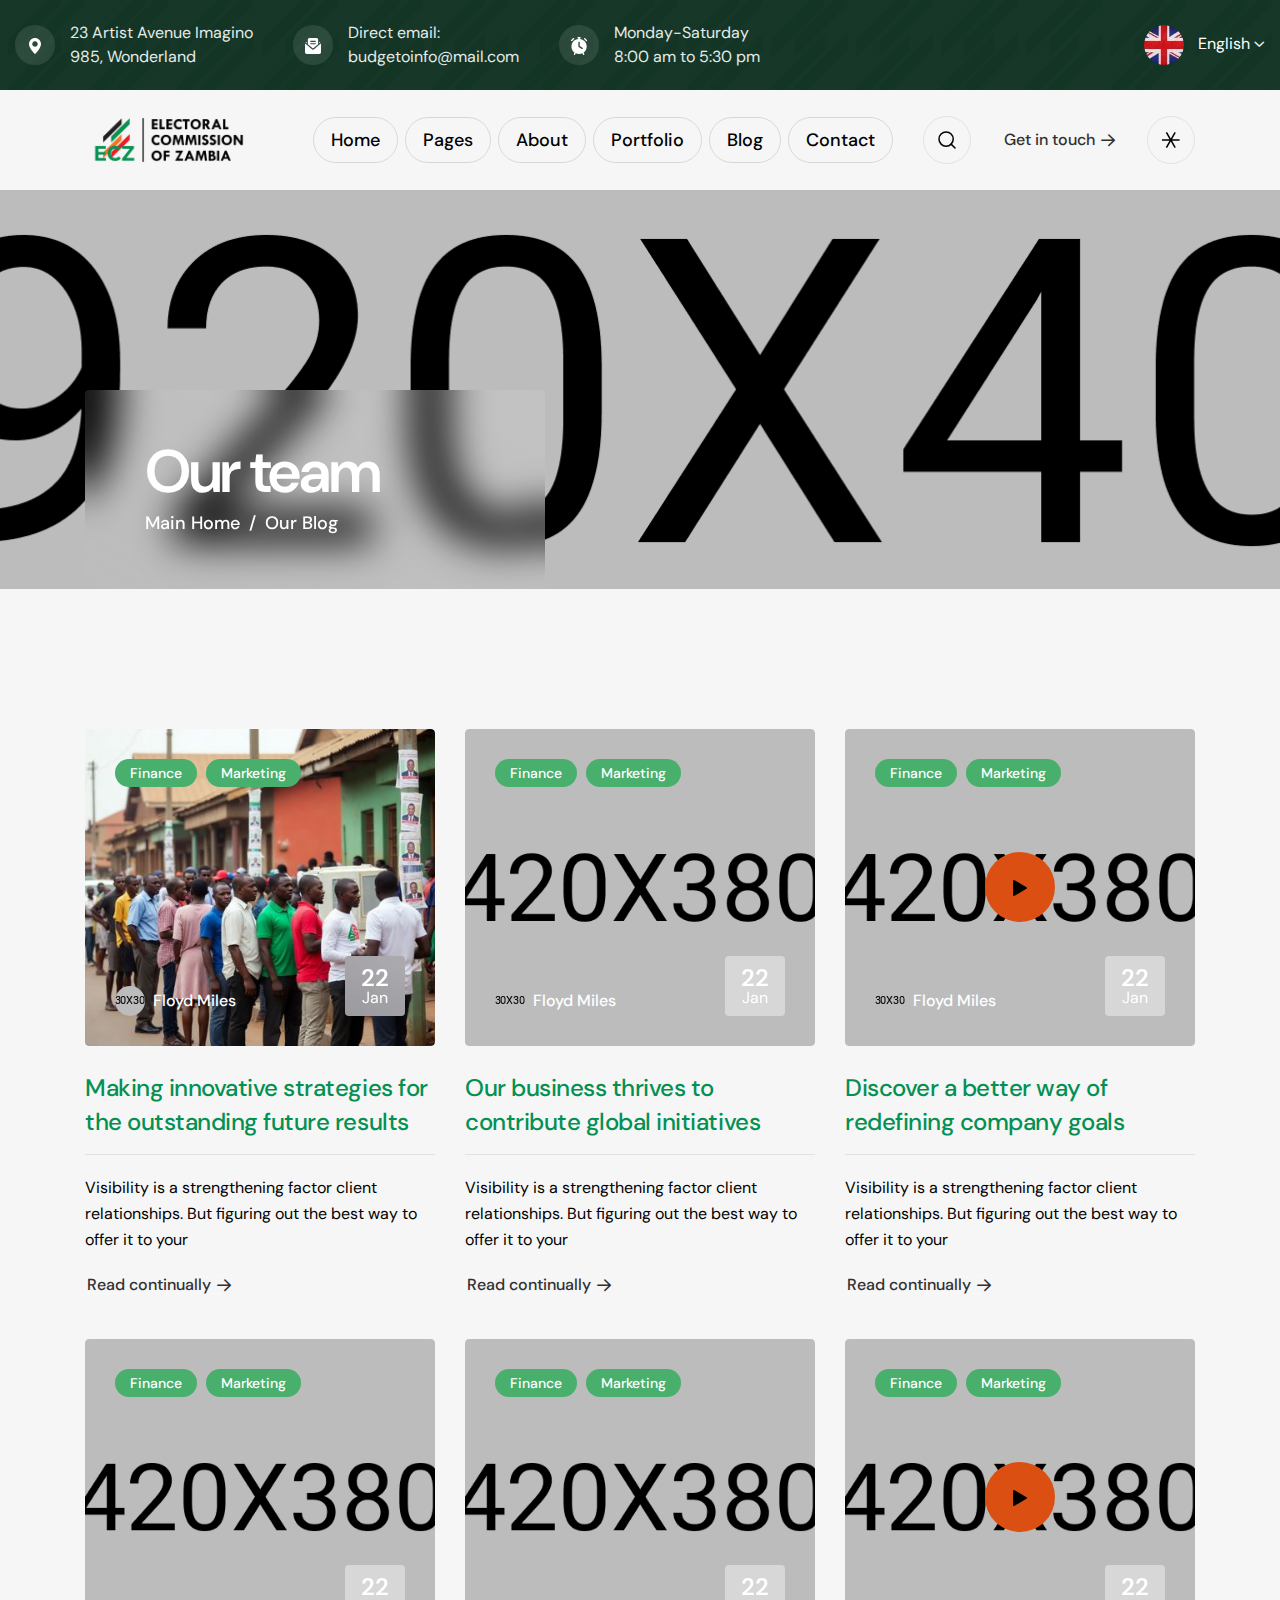
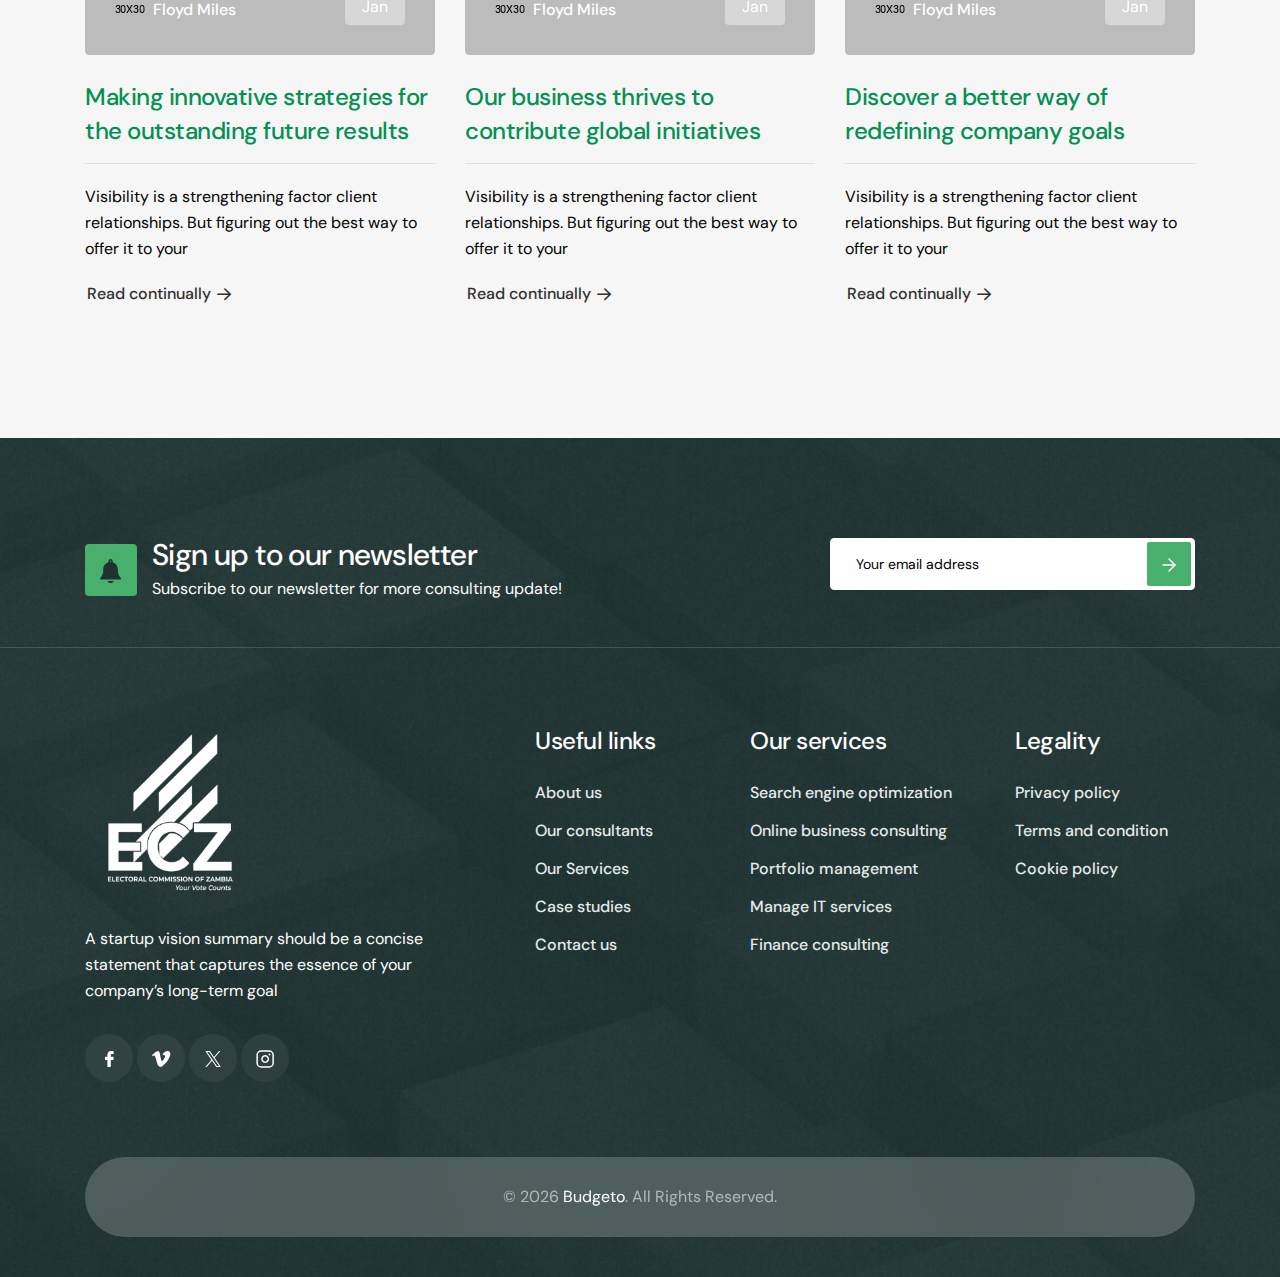
<file: blog.html>
<!doctype html>
<html class="no-js" lang="zxx">

   <head>
      <meta charset="utf-8">
      <meta http-equiv="x-ua-compatible" content="ie=edge">
      <title>Budgeto - Business Consulting HTML Template</title>
      <meta name="description" content="">
      <meta name="viewport" content="width=device-width, initial-scale=1">

      <!-- Place favicon.ico in the root directory -->
      <link rel="shortcut icon" type="image/x-icon" href="assets/img/logo/favicon.png">

      <!-- CSS here -->
      <link rel="stylesheet" href="assets/css/bootstrap.css">
      <link rel="stylesheet" href="assets/css/animate.css">
      <link rel="stylesheet" href="assets/css/swiper-bundle.css">
      <link rel="stylesheet" href="assets/css/slick.css">
      <link rel="stylesheet" href="assets/css/magnific-popup.css">
      <link rel="stylesheet" href="assets/css/font-awesome-pro.css">
      <link rel="stylesheet" href="assets/css/spacing.css">
      <link rel="stylesheet" href="assets/css/main.css">
   </head>

   <body class="tp-bg-common-white-2">
      <!--[if lte IE 9]>
         <p class="browserupgrade">You are using an <strong>outdated</strong> browser. Please <a href="https://browsehappy.com/">upgrade your browser</a> to improve your experience and security.</p>
         <![endif]-->

      <!-- Preloader Start -->
      <div class="preloader">
         <div class="loading"></div>
      </div>
      <!-- Preloader End -->


      <!-- back to top start -->
      <div class="back-to-top-wrapper">
         <button id="back_to_top" type="button" class="back-to-top-btn">
            <svg width="12" height="7" viewBox="0 0 12 7" fill="none" xmlns="http://www.w3.org/2000/svg">
               <path d="M11 6L6 1L1 6" stroke="currentColor" stroke-width="1.5" stroke-linecap="round"
                  stroke-linejoin="round" />
            </svg>
         </button>
      </div>
      <!-- back to top end -->

      <!-- tp-offcanvus-area-start -->
      <div class="tpoffcanvas-area">
         <div class="tpoffcanvas">
            <div class="tpoffcanvas__close-btn">
               <button class="close-btn"><i class="fal fa-times"></i></button>
            </div>
            <div class="tpoffcanvas__logo">
               <a href="index.html">
                  <img data-width="140" src="assets/img/logo/logo-black.png" alt="logo">
               </a>
            </div>
            <div class="tp-offcanvas-instagram-wrapper d-none d-xl-block mb-30">
               <h3 class="tp-instagram-title mb-30">Check Instagram Post</h3>
               <div class="row row-cols-lg-3 gx-10">
                  <div class="col-int mb-10">
                     <div class="tp-instagram-link tp-instagram-link-2">
                        <a href="#">
                           <img src="assets/img/instagram-sidebar/thumb.jpg" alt="footer1">
                           <svg width="18" height="18" viewBox="0 0 18 18" fill="none" xmlns="http://www.w3.org/2000/svg">
                              <path d="M13.1428 1H5.14282C2.93368 1 1.14282 2.79086 1.14282 5V13C1.14282 15.2091 2.93368 17 5.14282 17H13.1428C15.352 17 17.1428 15.2091 17.1428 13V5C17.1428 2.79086 15.352 1 13.1428 1Z" stroke="currentColor" stroke-width="1.5" stroke-linecap="round" stroke-linejoin="round" />
                              <path d="M12.3431 8.49624C12.4418 9.16204 12.3281 9.84201 12.0181 10.4395C11.7081 11.0369 11.2176 11.5214 10.6164 11.824C10.0151 12.1266 9.33381 12.2319 8.66928 12.125C8.00475 12.0181 7.39086 11.7043 6.91492 11.2284C6.43899 10.7524 6.12524 10.1385 6.01831 9.47401C5.91137 8.80948 6.0167 8.12816 6.31931 7.52694C6.62192 6.92572 7.1064 6.43523 7.70384 6.12523C8.30128 5.81523 8.98126 5.70151 9.64705 5.80024C10.3262 5.90095 10.9549 6.21741 11.4404 6.70289C11.9259 7.18836 12.2423 7.8171 12.3431 8.49624Z" stroke="currentColor" stroke-width="1.5" stroke-linecap="round" stroke-linejoin="round" />
                              <path d="M13.5424 4.60059H13.5504" stroke="currentColor" stroke-width="2" stroke-linecap="round" stroke-linejoin="round" />
                           </svg>
                        </a>
                     </div>
                  </div>
                  <div class="col-int mb-10">
                     <div class="tp-instagram-link tp-instagram-link-2">
                        <a href="#">
                           <img src="assets/img/instagram-sidebar/thumb-2.jpg" alt="footer2">
                           <svg width="18" height="18" viewBox="0 0 18 18" fill="none" xmlns="http://www.w3.org/2000/svg">
                              <path d="M13.1428 1H5.14282C2.93368 1 1.14282 2.79086 1.14282 5V13C1.14282 15.2091 2.93368 17 5.14282 17H13.1428C15.352 17 17.1428 15.2091 17.1428 13V5C17.1428 2.79086 15.352 1 13.1428 1Z" stroke="currentColor" stroke-width="1.5" stroke-linecap="round" stroke-linejoin="round" />
                              <path d="M12.3431 8.49624C12.4418 9.16204 12.3281 9.84201 12.0181 10.4395C11.7081 11.0369 11.2176 11.5214 10.6164 11.824C10.0151 12.1266 9.33381 12.2319 8.66928 12.125C8.00475 12.0181 7.39086 11.7043 6.91492 11.2284C6.43899 10.7524 6.12524 10.1385 6.01831 9.47401C5.91137 8.80948 6.0167 8.12816 6.31931 7.52694C6.62192 6.92572 7.1064 6.43523 7.70384 6.12523C8.30128 5.81523 8.98126 5.70151 9.64705 5.80024C10.3262 5.90095 10.9549 6.21741 11.4404 6.70289C11.9259 7.18836 12.2423 7.8171 12.3431 8.49624Z" stroke="currentColor" stroke-width="1.5" stroke-linecap="round" stroke-linejoin="round" />
                              <path d="M13.5424 4.60059H13.5504" stroke="currentColor" stroke-width="2" stroke-linecap="round" stroke-linejoin="round" />
                           </svg>
                        </a>
                     </div>
                  </div>
                  <div class="col-int mb-10">
                     <div class="tp-instagram-link tp-instagram-link-2">
                        <a href="#">
                           <img src="assets/img/instagram-sidebar/thumb-3.jpg" alt="footer3">
                           <svg width="18" height="18" viewBox="0 0 18 18" fill="none" xmlns="http://www.w3.org/2000/svg">
                              <path d="M13.1428 1H5.14282C2.93368 1 1.14282 2.79086 1.14282 5V13C1.14282 15.2091 2.93368 17 5.14282 17H13.1428C15.352 17 17.1428 15.2091 17.1428 13V5C17.1428 2.79086 15.352 1 13.1428 1Z" stroke="currentColor" stroke-width="1.5" stroke-linecap="round" stroke-linejoin="round" />
                              <path d="M12.3431 8.49624C12.4418 9.16204 12.3281 9.84201 12.0181 10.4395C11.7081 11.0369 11.2176 11.5214 10.6164 11.824C10.0151 12.1266 9.33381 12.2319 8.66928 12.125C8.00475 12.0181 7.39086 11.7043 6.91492 11.2284C6.43899 10.7524 6.12524 10.1385 6.01831 9.47401C5.91137 8.80948 6.0167 8.12816 6.31931 7.52694C6.62192 6.92572 7.1064 6.43523 7.70384 6.12523C8.30128 5.81523 8.98126 5.70151 9.64705 5.80024C10.3262 5.90095 10.9549 6.21741 11.4404 6.70289C11.9259 7.18836 12.2423 7.8171 12.3431 8.49624Z" stroke="currentColor" stroke-width="1.5" stroke-linecap="round" stroke-linejoin="round" />
                              <path d="M13.5424 4.60059H13.5504" stroke="currentColor" stroke-width="2" stroke-linecap="round" stroke-linejoin="round" />
                           </svg>
                        </a>
                     </div>
                  </div>
                  <div class="col-int mb-10">
                     <div class="tp-instagram-link tp-instagram-link-2">
                        <a href="#">
                           <img src="assets/img/instagram-sidebar/thumb-4.jpg" alt="footer4">
                           <svg width="18" height="18" viewBox="0 0 18 18" fill="none" xmlns="http://www.w3.org/2000/svg">
                              <path d="M13.1428 1H5.14282C2.93368 1 1.14282 2.79086 1.14282 5V13C1.14282 15.2091 2.93368 17 5.14282 17H13.1428C15.352 17 17.1428 15.2091 17.1428 13V5C17.1428 2.79086 15.352 1 13.1428 1Z" stroke="currentColor" stroke-width="1.5" stroke-linecap="round" stroke-linejoin="round" />
                              <path d="M12.3431 8.49624C12.4418 9.16204 12.3281 9.84201 12.0181 10.4395C11.7081 11.0369 11.2176 11.5214 10.6164 11.824C10.0151 12.1266 9.33381 12.2319 8.66928 12.125C8.00475 12.0181 7.39086 11.7043 6.91492 11.2284C6.43899 10.7524 6.12524 10.1385 6.01831 9.47401C5.91137 8.80948 6.0167 8.12816 6.31931 7.52694C6.62192 6.92572 7.1064 6.43523 7.70384 6.12523C8.30128 5.81523 8.98126 5.70151 9.64705 5.80024C10.3262 5.90095 10.9549 6.21741 11.4404 6.70289C11.9259 7.18836 12.2423 7.8171 12.3431 8.49624Z" stroke="currentColor" stroke-width="1.5" stroke-linecap="round" stroke-linejoin="round" />
                              <path d="M13.5424 4.60059H13.5504" stroke="currentColor" stroke-width="2" stroke-linecap="round" stroke-linejoin="round" />
                           </svg>
                        </a>
                     </div>
                  </div>
                  <div class="col-int mb-10">
                     <div class="tp-instagram-link tp-instagram-link-2">
                        <a href="#">
                           <img src="assets/img/instagram-sidebar/thumb-5.jpg" alt="footer5">
                           <svg width="18" height="18" viewBox="0 0 18 18" fill="none" xmlns="http://www.w3.org/2000/svg">
                              <path d="M13.1428 1H5.14282C2.93368 1 1.14282 2.79086 1.14282 5V13C1.14282 15.2091 2.93368 17 5.14282 17H13.1428C15.352 17 17.1428 15.2091 17.1428 13V5C17.1428 2.79086 15.352 1 13.1428 1Z" stroke="currentColor" stroke-width="1.5" stroke-linecap="round" stroke-linejoin="round" />
                              <path d="M12.3431 8.49624C12.4418 9.16204 12.3281 9.84201 12.0181 10.4395C11.7081 11.0369 11.2176 11.5214 10.6164 11.824C10.0151 12.1266 9.33381 12.2319 8.66928 12.125C8.00475 12.0181 7.39086 11.7043 6.91492 11.2284C6.43899 10.7524 6.12524 10.1385 6.01831 9.47401C5.91137 8.80948 6.0167 8.12816 6.31931 7.52694C6.62192 6.92572 7.1064 6.43523 7.70384 6.12523C8.30128 5.81523 8.98126 5.70151 9.64705 5.80024C10.3262 5.90095 10.9549 6.21741 11.4404 6.70289C11.9259 7.18836 12.2423 7.8171 12.3431 8.49624Z" stroke="currentColor" stroke-width="1.5" stroke-linecap="round" stroke-linejoin="round" />
                              <path d="M13.5424 4.60059H13.5504" stroke="currentColor" stroke-width="2" stroke-linecap="round" stroke-linejoin="round" />
                           </svg>
                        </a>
                     </div>
                  </div>
                  <div class="col-int mb-10">
                     <div class="tp-instagram-link tp-instagram-link-2">
                        <a href="#">
                           <img src="assets/img/instagram-sidebar/thumb-6.jpg" alt="footer6">
                           <svg width="18" height="18" viewBox="0 0 18 18" fill="none" xmlns="http://www.w3.org/2000/svg">
                              <path d="M13.1428 1H5.14282C2.93368 1 1.14282 2.79086 1.14282 5V13C1.14282 15.2091 2.93368 17 5.14282 17H13.1428C15.352 17 17.1428 15.2091 17.1428 13V5C17.1428 2.79086 15.352 1 13.1428 1Z" stroke="currentColor" stroke-width="1.5" stroke-linecap="round" stroke-linejoin="round" />
                              <path d="M12.3431 8.49624C12.4418 9.16204 12.3281 9.84201 12.0181 10.4395C11.7081 11.0369 11.2176 11.5214 10.6164 11.824C10.0151 12.1266 9.33381 12.2319 8.66928 12.125C8.00475 12.0181 7.39086 11.7043 6.91492 11.2284C6.43899 10.7524 6.12524 10.1385 6.01831 9.47401C5.91137 8.80948 6.0167 8.12816 6.31931 7.52694C6.62192 6.92572 7.1064 6.43523 7.70384 6.12523C8.30128 5.81523 8.98126 5.70151 9.64705 5.80024C10.3262 5.90095 10.9549 6.21741 11.4404 6.70289C11.9259 7.18836 12.2423 7.8171 12.3431 8.49624Z" stroke="currentColor" stroke-width="1.5" stroke-linecap="round" stroke-linejoin="round" />
                              <path d="M13.5424 4.60059H13.5504" stroke="currentColor" stroke-width="2" stroke-linecap="round" stroke-linejoin="round" />
                           </svg>
                        </a>
                     </div>
                  </div>
               </div>
            </div>
            <div class="tp-offcanvas-menu d-xl-none">
               <nav></nav>
            </div>
            <div class="tpoffcanvas-btn-1 mb-50">
               <a class="tpoffcanvas-btn" href="contact.html">Get Started</a>
            </div>
            <div class="tpoffcanvas__contact-info">
               <div class="tpoffcanvas__contact-title">
                  <h5>Contact us</h5>
               </div>
               <ul>
                  <li>
                     <span>
                        <svg width="15" height="17" viewBox="0 0 15 17" fill="none" xmlns="http://www.w3.org/2000/svg">
                           <path d="M13.2727 7.13636C13.2727 11.9091 7.13636 16 7.13636 16C7.13636 16 1 11.9091 1 7.13636C1 5.5089 1.64651 3.94809 2.7973 2.7973C3.94809 1.64651 5.5089 1 7.13636 1C8.76383 1 10.3246 1.64651 11.4754 2.7973C12.6262 3.94809 13.2727 5.5089 13.2727 7.13636Z" stroke="currentColor" stroke-width="1.5" stroke-linecap="round" stroke-linejoin="round" />
                           <path d="M7.13629 9.18243C8.26596 9.18243 9.18174 8.26665 9.18174 7.13698C9.18174 6.00731 8.26596 5.09152 7.13629 5.09152C6.00662 5.09152 5.09084 6.00731 5.09084 7.13698C5.09084 8.26665 6.00662 9.18243 7.13629 9.18243Z" stroke="currentColor" stroke-width="1.5" stroke-linecap="round" stroke-linejoin="round" />
                        </svg>
                     </span>
                     <a href="https://www.google.com/maps/@41.6758525,-86.2531698,18.17z" target="_blank">27 Sondanella, Eden walk, Eden</a>
                  </li>
                  <li>
                     <span>
                        <svg width="17" height="14" viewBox="0 0 17 14" fill="none" xmlns="http://www.w3.org/2000/svg">
                           <path d="M2.5 1H14.5C15.325 1 16 1.675 16 2.5V11.5C16 12.325 15.325 13 14.5 13H2.5C1.675 13 1 12.325 1 11.5V2.5C1 1.675 1.675 1 2.5 1Z" stroke="currentColor" stroke-width="1.5" stroke-linecap="round" stroke-linejoin="round" />
                           <path d="M16 2.5L8.5 7.75L1 2.5" stroke="currentColor" stroke-width="1.5" stroke-linecap="round" stroke-linejoin="round" />
                        </svg>
                     </span>
                     <a href="mailto:hello@contact.com"><span>hello@contact.com</span></a>
                  </li>
                  <li>
                     <span>
                        <svg width="16" height="16" viewBox="0 0 16 16" fill="none" xmlns="http://www.w3.org/2000/svg">
                           <path d="M2.24434 7.95965C1.58072 6.80251 1.26029 5.85764 1.06709 4.89985C0.781336 3.4833 1.43527 2.09956 2.51857 1.21663C2.97641 0.843468 3.50126 0.970963 3.772 1.45668L4.38323 2.55324C4.8677 3.4224 5.10994 3.85698 5.06189 4.31771C5.01385 4.77845 4.68716 5.1537 4.03378 5.9042L2.24434 7.95965ZM2.24434 7.95965C3.58755 10.3018 5.69549 12.4109 8.04035 13.7557M8.04035 13.7557C9.19749 14.4193 10.1424 14.7397 11.1002 14.9329C12.5167 15.2187 13.9004 14.5647 14.7834 13.4814C15.1565 13.0236 15.029 12.4987 14.5433 12.228L13.4468 11.6168C12.5776 11.1323 12.143 10.8901 11.6823 10.9381C11.2215 10.9862 10.8463 11.3128 10.0958 11.9662L8.04035 13.7557Z" stroke="currentColor" stroke-width="1.5" stroke-linejoin="round" />
                           <path d="M9.40002 4.3823C10.3963 4.80537 11.1947 5.60374 11.6178 6.6M9.85784 1C12.3339 1.71453 14.2854 3.66597 15 6.14194" stroke="currentColor" stroke-width="1.5" stroke-linecap="round" />
                        </svg>
                     </span>
                     <a href="tel:(+00)67834598568">+ 999 2123 5468 5894</a>
                  </li>
               </ul>
            </div>
            <div class="tpoffcanvas__social">
               <div class="social-icon">
                  <a href="#">
                     <svg width="9" height="16" viewBox="0 0 9 16" fill="none" xmlns="http://www.w3.org/2000/svg">
                        <path d="M2.403 9.03129C2.34293 9.03129 1.02128 9.03129 0.420526 9.03129C0.100125 9.03129 0 8.91114 0 8.61076C0 7.80976 0 6.98874 0 6.18773C0 5.86733 0.12015 5.76721 0.420526 5.76721H2.403C2.403 5.70713 2.403 4.54568 2.403 4.00501C2.403 3.20401 2.54318 2.44305 2.94368 1.74218C3.3642 1.02128 3.96496 0.540676 4.72591 0.260325C5.22653 0.0801 5.72716 0 6.26783 0H8.23029C8.51064 0 8.63079 0.12015 8.63079 0.400501V2.68335C8.63079 2.9637 8.51064 3.08385 8.23029 3.08385C7.68961 3.08385 7.14894 3.08385 6.60826 3.10388C6.06758 3.10388 5.78723 3.36421 5.78723 3.92491C5.76721 4.52566 5.78723 5.10638 5.78723 5.72716H8.11014C8.43054 5.72716 8.55069 5.84731 8.55069 6.16771V8.59074C8.55069 8.91114 8.45056 9.01126 8.11014 9.01126C7.38924 9.01126 5.84731 9.01126 5.78723 9.01126V15.5394C5.78723 15.8798 5.68711 16 5.32666 16C4.48561 16 3.66458 16 2.82353 16C2.52315 16 2.403 15.8799 2.403 15.5795C2.403 13.4768 2.403 9.09136 2.403 9.03129Z" fill="currentColor" />
                     </svg>
                  </a>
                  <a href="#">
                     <svg width="16" height="16" viewBox="0 0 16 16" fill="none" xmlns="http://www.w3.org/2000/svg">
                        <path d="M9.60319 6.77491L15.4315 0H14.0504L8.98966 5.88256L4.94769 0H0.285767L6.39801 8.89547L0.285767 16H1.66696L7.01119 9.78782L11.2798 16H15.9417L9.60285 6.77491H9.60319ZM7.71145 8.97384L7.09216 8.08805L2.16463 1.03974H4.28606L8.26263 6.72795L8.88193 7.61374L14.051 15.0075H11.9296L7.71145 8.97418V8.97384Z" fill="currentColor" />
                     </svg>
                  </a>
                  <a href="#">
                     <svg width="18" height="18" viewBox="0 0 18 18" fill="none" xmlns="http://www.w3.org/2000/svg">
                        <path d="M13.1428 1H5.14282C2.93368 1 1.14282 2.79086 1.14282 5V13C1.14282 15.2091 2.93368 17 5.14282 17H13.1428C15.352 17 17.1428 15.2091 17.1428 13V5C17.1428 2.79086 15.352 1 13.1428 1Z" stroke="currentColor" stroke-width="1.5" stroke-linecap="round" stroke-linejoin="round" />
                        <path d="M12.3431 8.49624C12.4418 9.16204 12.3281 9.84201 12.0181 10.4395C11.7081 11.0369 11.2176 11.5214 10.6164 11.824C10.0151 12.1266 9.33381 12.2319 8.66928 12.125C8.00475 12.0181 7.39086 11.7043 6.91492 11.2284C6.43899 10.7524 6.12524 10.1385 6.01831 9.47401C5.91137 8.80948 6.0167 8.12816 6.31931 7.52694C6.62192 6.92572 7.1064 6.43523 7.70384 6.12523C8.30128 5.81523 8.98126 5.70151 9.64705 5.80024C10.3262 5.90095 10.9549 6.21741 11.4404 6.70289C11.9259 7.18836 12.2423 7.8171 12.3431 8.49624Z" stroke="currentColor" stroke-width="1.5" stroke-linecap="round" stroke-linejoin="round" />
                        <path d="M13.5424 4.60059H13.5504" stroke="currentColor" stroke-width="2" stroke-linecap="round" stroke-linejoin="round" />
                     </svg>
                  </a>
                  <a href="#">
                     <svg width="19" height="16" viewBox="0 0 19 16" fill="none" xmlns="http://www.w3.org/2000/svg">
                        <path d="M0.743794 5.331C0.743794 5.331 2.28009 4.12018 2.79238 4.72531C3.3041 5.331 5.25871 12.64 5.91139 13.9878C6.48098 15.1705 8.05166 16.7332 9.77419 15.6169C11.4956 14.5006 17.2213 9.61269 18.2459 3.84055C19.2699 -1.92988 11.3563 -0.721354 10.518 4.30642C12.613 3.04862 13.7315 4.81699 12.6594 6.82031C11.589 8.82133 10.6108 10.1261 10.0997 10.1261C9.58853 10.1261 9.19543 8.78695 8.60979 6.44669C8.00524 4.02735 8.00811 -0.330546 5.49193 0.163406C3.11843 0.62928 0 4.35341 0 4.35341L0.743794 5.331Z" fill="currentColor" />
                     </svg>
                  </a>
               </div>
            </div>
         </div>
      </div>
      <div class="body-overlay"></div>
      <!-- tp-offcanvus-area-end -->

      <!--search-form-start -->
      <div class="tp-search-body-overlay"></div>
      <div class="tp-search-form-toggle">
         <div class="container">
            <div class="row mb-70">
               <div class="col-lg-12">
                  <div class="tp-search-top d-flex justify-content-between align-items-center">
                     <div class="cm-search-logo">
                        <a href="index.html"><img data-width="160" src="assets/img/logo/logo-black.png" alt="logo"></a>
                     </div>
                     <button class="tp-search-close">
                        <i class="fa-light fa-xmark"></i>
                     </button>
                  </div>
               </div>
            </div>
            <div class="row justify-content-center">
               <div class="col-lg-12">
                  <div class="tp-search-form">
                     <form action="#">
                        <div class="tp-search-form-input">
                           <input type="text" placeholder="What are you looking foor?" required>
                           <span class="tp-search-focus-border"></span>
                           <button class="tp-search-form-icon" type="submit">
                              <i class="fa-sharp fa-regular fa-magnifying-glass"></i>
                           </button>
                        </div>
                     </form>
                  </div>
               </div>
            </div>
         </div>
      </div>
      <!-- search-form-end -->


      <header class="tp-header-height">

         <!-- tp-header-area-start -->
         <div class="tp-header-area tp-header-2-wrap">
            <div class="tp-header-3-top tp-header-4-top d-none d-xl-block">
               <div class="container-fluid container-1690">
                  <div class="row align-items-center">
                     <div class="col-lg-9">
                        <div class="tp-header-3-location">
                           <ul>
                              <li>
                                 <span class="icons">
                                    <svg width="12" height="16" viewBox="0 0 12 16" fill="none" xmlns="http://www.w3.org/2000/svg">
                                       <path d="M5.99999 0C4.40934 0.00211003 2.88445 0.634928 1.75969 1.75969C0.634928 2.88445 0.00211003 4.40934 0 5.99999C0 10.3075 5.58999 15.7025 5.82749 15.93C5.87369 15.9749 5.93557 16 5.99999 16C6.06441 16 6.1263 15.9749 6.17249 15.93C6.40999 15.7025 12 10.3075 12 5.99999C11.9979 4.40934 11.3651 2.88445 10.2403 1.75969C9.11554 0.634928 7.59064 0.00211003 5.99999 0ZM5.99999 8.74999C5.4561 8.74999 4.92441 8.58871 4.47218 8.28653C4.01994 7.98436 3.66747 7.55487 3.45933 7.05237C3.25119 6.54988 3.19673 5.99694 3.30284 5.4635C3.40895 4.93005 3.67086 4.44005 4.05545 4.05545C4.44005 3.67086 4.93005 3.40895 5.4635 3.30284C5.99694 3.19673 6.54988 3.25119 7.05237 3.45933C7.55487 3.66747 7.98436 4.01994 8.28653 4.47218C8.58871 4.92441 8.74999 5.4561 8.74999 5.99999C8.74955 6.7292 8.45968 7.42842 7.94405 7.94405C7.42842 8.45968 6.7292 8.74955 5.99999 8.74999Z" fill="white" />
                                    </svg>
                                 </span>
                                 <p class="mb-0 lh-24"><a href="https://www.google.com/maps" target="_blank">23 Artist Avenue Imagino<br>  985, Wonderland</a></p>
                              </li>
                              <li>
                                 <span class="icons">
                                    <svg width="16" height="16" viewBox="0 0 16 16" fill="none" xmlns="http://www.w3.org/2000/svg">
                                       <path d="M15.3543 4.45714L14.2857 5.36V3.76571L15.1829 4.33714C15.2421 4.37412 15.2993 4.41418 15.3543 4.45714ZM15.9543 5.44571L14.2857 6.85714L9.10286 11.2457C8.90773 11.4042 8.68211 11.5209 8.44 11.5886C8.34391 11.6112 8.24661 11.6284 8.14857 11.64H7.85143C7.75339 11.6284 7.65609 11.6112 7.56 11.5886C7.32 11.5228 7.09625 11.408 6.90286 11.2514L1.71429 6.85714L0.0457142 5.44571C0.0189095 5.55622 0.0035902 5.6692 0 5.78286V14.2857C0 14.7404 0.180612 15.1764 0.502103 15.4979C0.823594 15.8194 1.25963 16 1.71429 16H14.2857C14.7404 16 15.1764 15.8194 15.4979 15.4979C15.8194 15.1764 16 14.7404 16 14.2857V5.78286C15.9964 5.6692 15.9811 5.55622 15.9543 5.44571ZM7.63429 10.3714L2.85714 6.32571V1.71429C2.85714 1.25963 3.03775 0.823594 3.35925 0.502103C3.68074 0.180612 4.11677 0 4.57143 0H11.4286C11.8832 0 12.3193 0.180612 12.6408 0.502103C12.9622 0.823594 13.1429 1.25963 13.1429 1.71429V6.32571L8.36571 10.3714C8.26304 10.457 8.13363 10.5038 8 10.5038C7.86637 10.5038 7.73696 10.457 7.63429 10.3714ZM5.14286 3.42857C5.14286 3.58012 5.20306 3.72547 5.31023 3.83263C5.41739 3.9398 5.56273 4 5.71429 4H10.2857C10.4373 4 10.5826 3.9398 10.6898 3.83263C10.7969 3.72547 10.8571 3.58012 10.8571 3.42857C10.8571 3.27702 10.7969 3.13167 10.6898 3.02451C10.5826 2.91735 10.4373 2.85714 10.2857 2.85714H5.71429C5.56273 2.85714 5.41739 2.91735 5.31023 3.02451C5.20306 3.13167 5.14286 3.27702 5.14286 3.42857ZM5.71429 6.28571H10.2857C10.4373 6.28571 10.5826 6.22551 10.6898 6.11835C10.7969 6.01118 10.8571 5.86584 10.8571 5.71429C10.8571 5.56273 10.7969 5.41739 10.6898 5.31023C10.5826 5.20306 10.4373 5.14286 10.2857 5.14286H5.71429C5.56273 5.14286 5.41739 5.20306 5.31023 5.31023C5.20306 5.41739 5.14286 5.56273 5.14286 5.71429C5.14286 5.86584 5.20306 6.01118 5.31023 6.11835C5.41739 6.22551 5.56273 6.28571 5.71429 6.28571ZM1.71429 3.76571L0.811429 4.33714C0.753671 4.37972 0.698346 4.42551 0.645714 4.47429L1.71429 5.36V3.76571Z" fill="white" />
                                    </svg>
                                 </span>
                                 <p class="mb-0 lh-24">Direct email:<br><a href="mailto:budgetoinfo@mail.com"> budgetoinfo@mail.com</a></p>
                              </li>
                              <li>
                                 <span class="icons">
                                    <svg width="17" height="18" viewBox="0 0 17 18" fill="none" xmlns="http://www.w3.org/2000/svg">
                                       <path d="M15.6997 9.46639C15.6984 7.56647 14.9873 5.7356 13.7059 4.33287C12.4244 2.93014 10.6652 2.05676 8.77312 1.88404V1.38533H9.00401C9.18771 1.38533 9.3639 1.31235 9.49379 1.18245C9.62369 1.05255 9.69667 0.876368 9.69667 0.692663C9.69667 0.508957 9.62369 0.332776 9.49379 0.202876C9.3639 0.0729767 9.18771 3.87131e-09 9.00401 0H7.15691C6.9732 3.87131e-09 6.79702 0.0729767 6.66712 0.202876C6.53722 0.332776 6.46424 0.508957 6.46424 0.692663C6.46424 0.876368 6.53722 1.05255 6.66712 1.18245C6.79702 1.31235 6.9732 1.38533 7.15691 1.38533H7.38779V1.88404C5.84926 2.01983 4.3886 2.6211 3.20034 3.60779C2.01208 4.59447 1.15261 5.91975 0.736384 7.40712C0.32016 8.8945 0.366938 10.4734 0.87049 11.9335C1.37404 13.3936 2.31047 14.6657 3.55506 15.5803L2.84393 17.0026C2.80272 17.0831 2.77791 17.171 2.77095 17.2612C2.76398 17.3514 2.77499 17.4421 2.80334 17.528C2.8317 17.6139 2.87682 17.6934 2.9361 17.7617C2.99539 17.83 3.06765 17.8859 3.1487 17.9261C3.24703 17.9725 3.35402 17.9976 3.46271 18C3.59077 18.0003 3.7164 17.965 3.82563 17.8982C3.93486 17.8313 4.02343 17.7355 4.08148 17.6213L4.74644 16.2914C5.78199 16.8078 6.92332 17.0765 8.08046 17.0765C9.2376 17.0765 10.3789 16.8078 11.4145 16.2914L12.0794 17.6213C12.1375 17.7355 12.2261 17.8313 12.3353 17.8982C12.4445 17.965 12.5701 18.0003 12.6982 18C12.8069 17.9976 12.9139 17.9725 13.0122 17.9261C13.0933 17.8859 13.1655 17.83 13.2248 17.7617C13.2841 17.6934 13.3292 17.6139 13.3576 17.528C13.3859 17.4421 13.3969 17.3514 13.39 17.2612C13.383 17.171 13.3582 17.0831 13.317 17.0026L12.6059 15.5803C13.5648 14.8751 14.3444 13.9543 14.8818 12.8923C15.4193 11.8302 15.6995 10.6567 15.6997 9.46639ZM11.6269 11.8307C11.5633 11.9263 11.4767 12.0043 11.375 12.0575C11.2733 12.1108 11.1598 12.1376 11.0451 12.1355C10.911 12.1345 10.7798 12.0961 10.6664 12.0246L7.69257 10.039C7.59945 9.97511 7.52313 9.8897 7.47007 9.79001C7.41701 9.69033 7.38879 9.57931 7.38779 9.46639V5.50436C7.38779 5.32066 7.46077 5.14447 7.59067 5.01457C7.72057 4.88467 7.89675 4.8117 8.08046 4.8117C8.26416 4.8117 8.44034 4.88467 8.57024 5.01457C8.70014 5.14447 8.77312 5.32066 8.77312 5.50436V9.09697L11.4329 10.8517C11.5124 10.9012 11.5808 10.9664 11.634 11.0433C11.6872 11.1203 11.7241 11.2074 11.7422 11.2991C11.7604 11.3909 11.7596 11.4854 11.7397 11.5769C11.7199 11.6683 11.6815 11.7547 11.6269 11.8307ZM15.9583 3.9528C15.8285 4.08251 15.6524 4.15537 15.4689 4.15537C15.2853 4.15537 15.1093 4.08251 14.9794 3.9528L13.1323 2.1057C13.0099 1.97439 12.9433 1.80072 12.9465 1.62127C12.9497 1.44183 13.0223 1.27061 13.1493 1.1437C13.2762 1.0168 13.4474 0.944103 13.6268 0.940936C13.8063 0.93777 13.9799 1.00438 14.1112 1.12673L15.9583 2.97383C16.0881 3.10371 16.1609 3.27976 16.1609 3.46331C16.1609 3.64687 16.0881 3.82292 15.9583 3.9528ZM0.692053 4.15598C0.601046 4.15641 0.51087 4.13866 0.426816 4.10377C0.342761 4.06887 0.266522 4.01755 0.202572 3.9528C0.0728586 3.82292 0 3.64687 0 3.46331C0 3.27976 0.0728586 3.10371 0.202572 2.97383L2.04967 1.12673C2.11309 1.05868 2.18956 1.00409 2.27452 0.966236C2.35949 0.928378 2.45121 0.908021 2.54421 0.90638C2.63722 0.904739 2.7296 0.921848 2.81585 0.956685C2.9021 0.991522 2.98045 1.04337 3.04622 1.10915C3.11199 1.17492 3.16385 1.25327 3.19868 1.33952C3.23352 1.42577 3.25063 1.51815 3.24899 1.61115C3.24735 1.70416 3.22699 1.79588 3.18913 1.88085C3.15127 1.96581 3.09669 2.04228 3.02864 2.1057L1.18154 3.9528C1.11758 4.01755 1.04135 4.06887 0.957291 4.10377C0.873237 4.13866 0.78306 4.15641 0.692053 4.15598Z" fill="white" />
                                    </svg>
                                 </span>
                                 <p class="mb-0 lh-24">Monday-Saturday<br> 8:00 am to 5:30 pm</p>
                              </li>
                           </ul>
                        </div>
                     </div>
                     <div class="col-lg-3">
                        <div class="d-flex justify-content-end">
                           <div class="tp-header-top-lang tp-header-3-lang p-relative d-inline-block">
                              <div>
                                 <img class="rounded-circle mr-10" data-width="40" src="assets/img/header/flag.png" alt="">
                                 <span class="tp-header-top-selected-lang fs-16 fw-400 tp-text-grey-3 p-relative">English</span>
                              </div>
                              <ul class="tp-header-top-lang-list">
                                 <li><img class="rounded-circle" data-width="30" src="assets/img/header/flag.png" alt=""> Catalan</li>
                                 <li><img class="rounded-circle" data-width="30" src="assets/img/header/flag-2.png" alt=""> English</li>
                                 <li><img class="rounded-circle" data-width="30" src="assets/img/header/flag-3.png" alt=""> French</li>
                              </ul>
                           </div>
                        </div>
                     </div>
                  </div>
               </div>
            </div>
            <div id="header-sticky" class="tp-header-2-main tp-header-lg-space p-relative">
               <div class="container container-1690">
                  <div class="row align-items-center">
                     <div class="col-xl-2 col-sm-3 col-5">
                        <div class="tp-header-left">
                           <div class="tp-header-logo">
                              <a href="index.html"><img data-width="168" src="assets/img/logo/logo-black.png" alt=""></a>
                           </div>
                        </div>
                     </div>
                     <div class="col-xl-10 col-sm-9 col-7">
                        <div class="tp-header-2-right d-flex align-items-center justify-content-end justify-content-xxl-between">
                           <div class="tp-main-menu d-none d-xl-block">
                              <nav class="tp-mobile-menu-active">
                                 <ul>
                                    <li class="has-dropdown p-inherit">
                                       <a href="index.html">Home</a>
                                       <div class="tp-submenu submenu tp-main-mega-menu">
                                          <div class="tp-menu-fullwidth">
                                             <div class="tp-homemenu-wrapper">
                                                <div class="row gx-24 row-cols-xl-5 row-cols-md-2 row-cols-2">
                                                   <div class="col homemenu">
                                                      <div class="homemenu-thumb-wrap mb-20">
                                                         <div class="homemenu-thumb fix">
                                                            <a href="index.html"><img src="assets/img/menu/demo.jpg" alt=""></a>
                                                         </div>
                                                         <div class="homemenu-btn">
                                                            <div class="mb-10">
                                                               <a href="index.html" class="tp-btn-lg d-inline-block lh-0 tp-round-24 fs-16 tp-bg-theme-secondary ls-0 tp-btn-switch-animation tp-text-theme-primary fw-500">
                                                                  <span class="d-flex align-items-center justify-content-center">
                                                                     <span class="btn-text">Multi Page</span>
                                                                     <span class="btn-icon"><i class="fa-sharp fa-regular fa-arrow-right"></i></span>
                                                                     <span class="btn-icon"><i class="fa-sharp fa-regular fa-arrow-right"></i></span>
                                                                  </span> 
                                                               </a>
                                                            </div>
                                                            <div>
                                                               <a href="index-one-page.html" class="tp-btn-lg d-inline-block lh-0 tp-round-24 fs-16 tp-bg-theme-primary ls-0 tp-btn-switch-animation tp-text-common-white hover-text-white fw-500">
                                                                  <span class="d-flex align-items-center justify-content-center">
                                                                     <span class="btn-text">One Page</span>
                                                                     <span class="btn-icon"><i class="fa-sharp fa-regular fa-arrow-right"></i></span>
                                                                     <span class="btn-icon"><i class="fa-sharp fa-regular fa-arrow-right"></i></span>
                                                                  </span> 
                                                               </a>
                                                            </div>
                                                         </div>
                                                      </div>
                                                      <div class="homemenu-content text-center">
                                                         <h4 class="homemenu-title">
                                                            <a href="index.html">Business</a>
                                                         </h4>
                                                      </div>
                                                   </div>
                                                   <div class="col homemenu">
                                                      <div class="homemenu-thumb-wrap mb-20">
                                                         <div class="homemenu-thumb fix">
                                                            <a href="home-consulting.html"><img src="assets/img/menu/demo-2.jpg" alt=""></a>
                                                         </div>
                                                         <div class="homemenu-btn">
                                                            <div class="mb-10">
                                                               <a href="home-consulting.html" class="tp-btn-lg d-inline-block lh-0 tp-round-24 fs-16 tp-bg-theme-secondary ls-0 tp-btn-switch-animation tp-text-theme-primary fw-500">
                                                                  <span class="d-flex align-items-center justify-content-center">
                                                                     <span class="btn-text">Multi Page</span>
                                                                     <span class="btn-icon"><i class="fa-sharp fa-regular fa-arrow-right"></i></span>
                                                                     <span class="btn-icon"><i class="fa-sharp fa-regular fa-arrow-right"></i></span>
                                                                  </span> 
                                                               </a>
                                                            </div>
                                                            <div>
                                                               <a href="home-consulting-one-page.html" class="tp-btn-lg d-inline-block lh-0 tp-round-24 fs-16 tp-bg-theme-primary ls-0 tp-btn-switch-animation tp-text-common-white hover-text-white fw-500">
                                                                  <span class="d-flex align-items-center justify-content-center">
                                                                     <span class="btn-text">One Page</span>
                                                                     <span class="btn-icon"><i class="fa-sharp fa-regular fa-arrow-right"></i></span>
                                                                     <span class="btn-icon"><i class="fa-sharp fa-regular fa-arrow-right"></i></span>
                                                                  </span> 
                                                               </a>
                                                            </div>
                                                         </div>
                                                      </div>
                                                      <div class="homemenu-content text-center">
                                                         <h4 class="homemenu-title">
                                                            <a href="home-consulting.html">Consulting</a>
                                                         </h4>
                                                      </div>
                                                   </div>
                                                   <div class="col homemenu">
                                                      <div class="homemenu-thumb-wrap mb-20">
                                                         <div class="homemenu-thumb fix">
                                                            <a href="home-startup.html"><img src="assets/img/menu/demo-3.jpg" alt=""></a>
                                                         </div>
                                                         <div class="homemenu-btn">
                                                            <div class="mb-10">
                                                               <a href="home-startup.html" class="tp-btn-lg d-inline-block lh-0 tp-round-24 fs-16 tp-bg-theme-secondary ls-0 tp-btn-switch-animation tp-text-theme-primary fw-500">
                                                                  <span class="d-flex align-items-center justify-content-center">
                                                                     <span class="btn-text">Multi Page</span>
                                                                     <span class="btn-icon"><i class="fa-sharp fa-regular fa-arrow-right"></i></span>
                                                                     <span class="btn-icon"><i class="fa-sharp fa-regular fa-arrow-right"></i></span>
                                                                  </span> 
                                                               </a>
                                                            </div>
                                                            <div>
                                                               <a href="home-startup-one-page.html" class="tp-btn-lg d-inline-block lh-0 tp-round-24 fs-16 tp-bg-theme-primary ls-0 tp-btn-switch-animation tp-text-common-white hover-text-white fw-500">
                                                                  <span class="d-flex align-items-center justify-content-center">
                                                                     <span class="btn-text">One Page</span>
                                                                     <span class="btn-icon"><i class="fa-sharp fa-regular fa-arrow-right"></i></span>
                                                                     <span class="btn-icon"><i class="fa-sharp fa-regular fa-arrow-right"></i></span>
                                                                  </span> 
                                                               </a>
                                                            </div>
                                                         </div>
                                                      </div>
                                                      <div class="homemenu-content text-center">
                                                         <h4 class="homemenu-title">
                                                            <a href="home-startup.html">Startup Consulting</a>
                                                         </h4>
                                                      </div>
                                                   </div>
                                                   <div class="col homemenu">
                                                      <div class="homemenu-thumb-wrap mb-20">
                                                         <div class="homemenu-thumb fix">
                                                            <a href="home-hr.html"><img src="assets/img/menu/demo-4.jpg" alt=""></a>
                                                         </div>
                                                         <div class="homemenu-btn">
                                                            <div class="mb-10">
                                                               <a href="home-hr.html" class="tp-btn-lg d-inline-block lh-0 tp-round-24 fs-16 tp-bg-theme-secondary ls-0 tp-btn-switch-animation tp-text-theme-primary fw-500">
                                                                  <span class="d-flex align-items-center justify-content-center">
                                                                     <span class="btn-text">Multi Page</span>
                                                                     <span class="btn-icon"><i class="fa-sharp fa-regular fa-arrow-right"></i></span>
                                                                     <span class="btn-icon"><i class="fa-sharp fa-regular fa-arrow-right"></i></span>
                                                                  </span> 
                                                               </a>
                                                            </div>
                                                            <div>
                                                               <a href="home-hr-one-page.html" class="tp-btn-lg d-inline-block lh-0 tp-round-24 fs-16 tp-bg-theme-primary ls-0 tp-btn-switch-animation tp-text-common-white hover-text-white fw-500">
                                                                  <span class="d-flex align-items-center justify-content-center">
                                                                     <span class="btn-text">One Page</span>
                                                                     <span class="btn-icon"><i class="fa-sharp fa-regular fa-arrow-right"></i></span>
                                                                     <span class="btn-icon"><i class="fa-sharp fa-regular fa-arrow-right"></i></span>
                                                                  </span> 
                                                               </a>
                                                            </div>
                                                         </div>
                                                      </div>
                                                      <div class="homemenu-content text-center">
                                                         <h4 class="homemenu-title">
                                                            <a href="home-hr.html">HR Consulting</a>
                                                         </h4>
                                                      </div>
                                                   </div>
                                                   <div class="col homemenu">
                                                      <div class="homemenu-thumb-wrap mb-20">
                                                         <div class="homemenu-thumb fix">
                                                            <a href="home-it.html"><img src="assets/img/menu/demo-5.jpg" alt=""></a>
                                                         </div>
                                                         <div class="homemenu-btn">
                                                            <div class="mb-10">
                                                               <a href="home-it.html" class="tp-btn-lg d-inline-block lh-0 tp-round-24 fs-16 tp-bg-theme-secondary ls-0 tp-btn-switch-animation tp-text-theme-primary fw-500">
                                                                  <span class="d-flex align-items-center justify-content-center">
                                                                     <span class="btn-text">Multi Page</span>
                                                                     <span class="btn-icon"><i class="fa-sharp fa-regular fa-arrow-right"></i></span>
                                                                     <span class="btn-icon"><i class="fa-sharp fa-regular fa-arrow-right"></i></span>
                                                                  </span> 
                                                               </a>
                                                            </div>
                                                            <div>
                                                               <a href="home-it-one-page.html" class="tp-btn-lg d-inline-block lh-0 tp-round-24 fs-16 tp-bg-theme-primary ls-0 tp-btn-switch-animation tp-text-common-white hover-text-white fw-500">
                                                                  <span class="d-flex align-items-center justify-content-center">
                                                                     <span class="btn-text">One Page</span>
                                                                     <span class="btn-icon"><i class="fa-sharp fa-regular fa-arrow-right"></i></span>
                                                                     <span class="btn-icon"><i class="fa-sharp fa-regular fa-arrow-right"></i></span>
                                                                  </span> 
                                                               </a>
                                                            </div>
                                                         </div>
                                                      </div>
                                                      <div class="homemenu-content text-center">
                                                         <h4 class="homemenu-title">
                                                            <a href="home-it.html">IT Consulting</a>
                                                         </h4>
                                                      </div>
                                                   </div>
                                                   <div class="col homemenu">
                                                      <div class="homemenu-thumb-wrap mb-20">
                                                         <div class="homemenu-thumb fix">
                                                            <a href="home-corporate.html"><img  src="assets/img/menu/demo-6.jpg" alt=""></a>
                                                         </div>
                                                         <div class="homemenu-btn">
                                                            <div class="mb-10">
                                                               <a href="home-corporate.html" class="tp-btn-lg d-inline-block lh-0 tp-round-24 fs-16 tp-bg-theme-secondary ls-0 tp-btn-switch-animation tp-text-theme-primary fw-500">
                                                                  <span class="d-flex align-items-center justify-content-center">
                                                                     <span class="btn-text">Multi Page</span>
                                                                     <span class="btn-icon"><i class="fa-sharp fa-regular fa-arrow-right"></i></span>
                                                                     <span class="btn-icon"><i class="fa-sharp fa-regular fa-arrow-right"></i></span>
                                                                  </span> 
                                                               </a>
                                                            </div>
                                                            <div>
                                                               <a href="home-corporate-one-page.html" class="tp-btn-lg d-inline-block lh-0 tp-round-24 fs-16 tp-bg-theme-primary ls-0 tp-btn-switch-animation tp-text-common-white hover-text-white fw-500">
                                                                  <span class="d-flex align-items-center justify-content-center">
                                                                     <span class="btn-text">One Page</span>
                                                                     <span class="btn-icon"><i class="fa-sharp fa-regular fa-arrow-right"></i></span>
                                                                     <span class="btn-icon"><i class="fa-sharp fa-regular fa-arrow-right"></i></span>
                                                                  </span> 
                                                               </a>
                                                            </div>
                                                         </div>
                                                      </div>
                                                      <div class="homemenu-content text-center">
                                                         <h4 class="homemenu-title">
                                                            <a href="home-corporate.html">Corporate Consulting</a>
                                                         </h4>
                                                      </div>
                                                   </div>
                                                   <div class="col homemenu">
                                                      <div class="homemenu-thumb-wrap mb-20">
                                                         <div class="homemenu-thumb fix">
                                                            <a href="home-banking.html"><img src="assets/img/menu/demo-7.jpg" alt=""></a>
                                                         </div>
                                                         <div class="homemenu-btn">
                                                            <div class="mb-10">
                                                               <a href="home-banking.html" class="tp-btn-lg d-inline-block lh-0 tp-round-24 fs-16 tp-bg-theme-secondary ls-0 tp-btn-switch-animation tp-text-theme-primary fw-500">
                                                                  <span class="d-flex align-items-center justify-content-center">
                                                                     <span class="btn-text">Multi Page</span>
                                                                     <span class="btn-icon"><i class="fa-sharp fa-regular fa-arrow-right"></i></span>
                                                                     <span class="btn-icon"><i class="fa-sharp fa-regular fa-arrow-right"></i></span>
                                                                  </span> 
                                                               </a>
                                                            </div>
                                                            <div>
                                                               <a href="home-banking-one-page.html" class="tp-btn-lg d-inline-block lh-0 tp-round-24 fs-16 tp-bg-theme-primary ls-0 tp-btn-switch-animation tp-text-common-white hover-text-white fw-500">
                                                                  <span class="d-flex align-items-center justify-content-center">
                                                                     <span class="btn-text">One Page</span>
                                                                     <span class="btn-icon"><i class="fa-sharp fa-regular fa-arrow-right"></i></span>
                                                                     <span class="btn-icon"><i class="fa-sharp fa-regular fa-arrow-right"></i></span>
                                                                  </span> 
                                                               </a>
                                                            </div>
                                                         </div>
                                                      </div>
                                                      <div class="homemenu-content text-center">
                                                         <h4 class="homemenu-title">
                                                            <a href="home-banking.html">Banking Consulting</a>
                                                         </h4>
                                                      </div>
                                                   </div>
                                                   <div class="col homemenu">
                                                      <div class="homemenu-thumb-wrap mb-20">
                                                         <div class="homemenu-thumb fix">
                                                            <a href="home-financial.html"><img src="assets/img/menu/demo-8.jpg" alt=""></a>
                                                         </div>
                                                         <div class="homemenu-btn">
                                                            <div class="mb-10">
                                                               <a href="home-financial.html" class="tp-btn-lg d-inline-block lh-0 tp-round-24 fs-16 tp-bg-theme-secondary ls-0 tp-btn-switch-animation tp-text-theme-primary fw-500">
                                                                  <span class="d-flex align-items-center justify-content-center">
                                                                     <span class="btn-text">Multi Page</span>
                                                                     <span class="btn-icon"><i class="fa-sharp fa-regular fa-arrow-right"></i></span>
                                                                     <span class="btn-icon"><i class="fa-sharp fa-regular fa-arrow-right"></i></span>
                                                                  </span> 
                                                               </a>
                                                            </div>
                                                            <div>
                                                               <a href="home-financial-one-page.html" class="tp-btn-lg d-inline-block lh-0 tp-round-24 fs-16 tp-bg-theme-primary ls-0 tp-btn-switch-animation tp-text-common-white hover-text-white fw-500">
                                                                  <span class="d-flex align-items-center justify-content-center">
                                                                     <span class="btn-text">One Page</span>
                                                                     <span class="btn-icon"><i class="fa-sharp fa-regular fa-arrow-right"></i></span>
                                                                     <span class="btn-icon"><i class="fa-sharp fa-regular fa-arrow-right"></i></span>
                                                                  </span> 
                                                               </a>
                                                            </div>
                                                         </div>
                                                      </div>
                                                      <div class="homemenu-content text-center">
                                                         <h4 class="homemenu-title">
                                                            <a href="home-financial.html">Financial Advisor</a>
                                                         </h4>
                                                      </div>
                                                   </div>
                                                   <div class="col homemenu comeing-soon">
                                                      <div class="homemenu-thumb-wrap mb-20">
                                                         <div class="homemenu-thumb fix">
                                                            <img src="assets/img/menu/demo-8.jpg" alt="">
                                                         </div>
                                                      </div>
                                                      <div class="homemenu-content text-center">
                                                         <h4 class="homemenu-title">
                                                            <a href="#">Comeing Soon</a>
                                                         </h4>
                                                      </div>
                                                   </div>
                                                   <div class="col homemenu comeing-soon">
                                                      <div class="homemenu-thumb-wrap mb-20">
                                                         <div class="homemenu-thumb fix">
                                                            <img src="assets/img/menu/demo-8.jpg" alt="">
                                                         </div>
                                                      </div>
                                                      <div class="homemenu-content text-center">
                                                         <h4 class="homemenu-title">
                                                            <a href="#">Comeing Soon</a>
                                                         </h4>
                                                      </div>
                                                   </div>
                                                </div>
                                             </div>
                                          </div>
                                       </div> 
                                    </li>
                                    <li class="has-dropdown">
                                       <a href="#">Pages</a>
                                       <ul class="tp-submenu submenu">
                                          <li><a href="team.html">Team</a></li>
                                          <li><a href="team-details.html">Team Details</a></li>
                                          <li><a href="pricing.html">Pricing</a></li>
                                          <li><a href="service.html">Services</a></li>
                                          <li><a href="service-details.html">Services Details</a></li>
                                          <li><a href="faq.html">Faq</a></li>
                                          <li><a href="error.html">Error</a></li>
                                          <li><a href="testimonial.html">Testimonial</a></li>
                                          <li><a href="comeing-soon.html">Comeing Soon</a></li>
                                       </ul>
                                    </li>
                                    <li><a href="about.html">About</a></li>
                                    <li class="has-dropdown">
                                       <a href="project.html">Portfolio</a>
                                       <ul class="tp-submenu submenu">
                                          <li><a href="project.html">Portfolio</a></li>
                                          <li><a href="project-details.html">Portfolio Details</a></li>
                                       </ul>
                                    </li>
                                    <li class="has-dropdown">
                                       <a href="blog.html">Blog</a>
                                       <ul class="tp-submenu submenu">
                                          <li><a href="blog.html">Blog</a></li>
                                          <li><a href="blog-sidebar.html">Blog Sidebar</a></li>
                                          <li><a href="blog-details.html">Blog Details</a></li>
                                       </ul>
                                    </li>
                                    <li><a href="contact.html">Contact</a></li>
                                 </ul>
                              </nav>
                           </div>
                           <div class="tp-header-contact d-flex align-items-center justify-content-end">
                              <div class="tp-header-search">
                                 <button class="tp-search-click tp-header-sidebar-btn border-full-1 rounded-circle lh-1">
                                    <svg width="18" height="18" viewBox="0 0 18 18" fill="none" xmlns="http://www.w3.org/2000/svg">
                                       <path d="M8.11118 15.2224C12.0386 15.2224 15.2224 12.0386 15.2224 8.11118C15.2224 4.18378 12.0386 1 8.11118 1C4.18378 1 1 4.18378 1 8.11118C1 12.0386 4.18378 15.2224 8.11118 15.2224Z" stroke="currentColor" stroke-width="1.5" stroke-linecap="round" stroke-linejoin="round" />
                                       <path d="M17.0005 17L13.1338 13.1333" stroke="currentColor" stroke-width="1.5" stroke-linecap="round" stroke-linejoin="round" />
                                    </svg>
                                 </button>
                              </div>
                              <div class="tp-header-2-btn ml-10 d-none d-md-inline-block">
                                 <a href="contact.html" class="tp-btn-lg d-inline-block lh-0 tp-round-24 fs-16 tp-bg-theme-secondary ls-0 tp-btn-switch-animation tp-text-theme-primary fw-500">
                                    <span class="d-flex align-items-center justify-content-center">
                                       <span class="btn-text">Get in touch </span>
                                       <span class="btn-icon"><i class="fa-sharp fa-regular fa-arrow-right"></i></span>
                                       <span class="btn-icon"><i class="fa-sharp fa-regular fa-arrow-right"></i></span>
                                   </span> 
                                 </a>
                              </div>
                              <div class="tp-header-sidebar-menu ml-10">
                                 <button class="tp-menu-bar tp-header-sidebar-btn border-full-1 rounded-circle lh-1">
                                    <svg width="18" height="16" viewBox="0 0 18 16" fill="none" xmlns="http://www.w3.org/2000/svg">
                                       <path fill-rule="evenodd" clip-rule="evenodd" d="M0 7.23636H7.45455L3.74545 0.763636L5.05455 0L8.8 6.47273L12.5455 0L13.8545 0.763636L10.1091 7.23636H17.6V8.76364H10.1091L13.8545 15.2364L12.5455 16L8.8 9.52727L5.05455 16L3.74545 15.2364L7.45455 8.76364H0V7.23636Z" fill="currentColor" />
                                    </svg>
                                 </button>
                              </div>
                           </div>
                        </div>
                     </div>
                  </div>
               </div>
            </div>
         </div>
         <!-- tp-header-area-end -->

      </header>

      <main>

         <!-- tp-breadcrumb-area-start -->
         <div class="tp-breadcrumb-area tp-breadcrumb-spacing bg-position pt-200" data-background="assets/img/breadcrumb/bg-4.jpg">
            <div class="container">
               <div class="row">
                  <div class="col-xl-6 col-lg-7 col-md-10">
                     <div class="tp-breadcrumb-content mr-80">
                        <h2 class="tp-breadcrumb-title fw-600 fs-60 fs-xs-40 ls-m-3 tp-text-common-white lh-1">Our team</h2>
                        <div class="tp-breadcrumb-dvdr">
                           <ul>
                              <li><a href="index.html">Main Home</a></li>
                              <li class="dvdr">/</li>
                              <li>Our Blog</li>
                           </ul>
                        </div>
                     </div>
                  </div>
               </div>
            </div>
         </div>
         <!-- tp-breadcrumb-area-end -->

         <!-- tp-blog-area-start -->
         <div class="tp-blog-area pt-140 pb-90">
            <div class="container">
               <div class="row">
                  <div class="col-xl-4 col-lg-6 col-md-6">
                     <div class="tp-blog-item mb-40">
                        <div class="tp-blog-thumb fix mb-25 tp-round-4 p-relative">
                           <img class="w-100 thumbs tp-round-4" src="assets/img/blog/thumb-1.jpg" alt="">
                           <div class="tp-blog-cetagory-wrap p-absolute">
                              <span class="tp-blog-cetagory tp-bg-theme-primary fs-14 fw-500 tp-text-common-white d-inline-block mr-5">Finance</span>
                              <span class="tp-blog-cetagory tp-bg-theme-primary fs-14 fw-500 tp-text-common-white d-inline-block">Marketing</span>
                           </div>
                           <div class="tp-blog-author-wrap">
                              <div class="tp-blog-author d-flex gap-2 align-items-center">
                                 <img class="rounded-circle" src="assets/img/blog/avatar.jpg" alt="">
                                 <span class="fw-500 tp-text-common-white">Floyd Miles</span>
                              </div>
                              <div class="tp-blog-date d-inline-block text-center tp-round-4">
                                 <h6 class="fs-24 tp-text-common-white mb-0 lh-1">22</h6>
                                 <span class="tp-text-common-white">Jan</span>
                              </div>
                           </div>
                        </div>
                        <div class="tp-blog-content">
                           <h3 class="fw-500 fs-24 lh-34"><a class="underline-black" href="blog-details.html">Making innovative strategies for the
                              outstanding future results</a></h3>
                           <div class="tp-border-bottom mt-15 mb-20"></div>
                           <p class="mb-20">Visibility is a strengthening factor client relationships.
                              But figuring out the best way to offer it to your</p>
                           <a href="blog-details.html" class="tp-btn-border d-inline-block lh-0 tp-round-36 fs-16 border-full-1 ls-0 tp-btn-switch-animation tp-text-theme-primary fw-500">
                              <span class="d-flex align-items-center justify-content-center">
                                 <span class="btn-text">Read continually</span>
                                 <span class="btn-icon"><i class="fa-sharp fa-regular fa-arrow-right"></i></span>
                                 <span class="btn-icon"><i class="fa-sharp fa-regular fa-arrow-right"></i></span>
                              </span> 
                           </a>
                        </div>
                     </div>
                  </div>
                  <div class="col-xl-4 col-lg-6 col-md-6">
                     <div class="tp-blog-item mb-40">
                        <div class="tp-blog-thumb fix mb-25 tp-round-4 p-relative">
                           <img class="w-100 thumbs tp-round-4" src="assets/img/blog/thumb-2.jpg" alt="">
                           <div class="tp-blog-cetagory-wrap p-absolute">
                              <span class="tp-blog-cetagory tp-bg-theme-primary fs-14 fw-500 tp-text-common-white d-inline-block mr-5">Finance</span>
                              <span class="tp-blog-cetagory tp-bg-theme-primary fs-14 fw-500 tp-text-common-white d-inline-block">Marketing</span>
                           </div>
                           <div class="tp-blog-author-wrap">
                              <div class="tp-blog-author d-flex gap-2 align-items-center">
                                 <img class="rounded-circle" src="assets/img/blog/avatar-2.jpg" alt="">
                                 <span class="fw-500 tp-text-common-white">Floyd Miles</span>
                              </div>
                              <div class="tp-blog-date d-inline-block text-center tp-round-4">
                                 <h6 class="fs-24 tp-text-common-white mb-0 lh-1">22</h6>
                                 <span class="tp-text-common-white">Jan</span>
                              </div>
                           </div>
                        </div>
                        <div class="tp-blog-content">
                           <h3 class="fw-500 fs-24 lh-34"><a class="underline-black" href="blog-details.html">Our business thrives to contribute
                              global initiatives</a></h3>
                           <div class="tp-border-bottom mt-15 mb-20"></div>
                           <p class="mb-20">Visibility is a strengthening factor client relationships.
                              But figuring out the best way to offer it to your</p>
                           <a href="blog-details.html" class="tp-btn-border d-inline-block lh-0 tp-round-36 fs-16 border-full-1 ls-0 tp-btn-switch-animation tp-text-theme-primary fw-500">
                              <span class="d-flex align-items-center justify-content-center">
                                 <span class="btn-text">Read continually</span>
                                 <span class="btn-icon"><i class="fa-sharp fa-regular fa-arrow-right"></i></span>
                                 <span class="btn-icon"><i class="fa-sharp fa-regular fa-arrow-right"></i></span>
                              </span> 
                           </a>
                        </div>
                     </div>
                  </div>
                  <div class="col-xl-4 col-lg-6 col-md-6">
                     <div class="tp-blog-item mb-40">
                        <div class="tp-blog-thumb fix mb-25 tp-round-4 p-relative">
                           <img class="w-100 thumbs tp-round-4" src="assets/img/blog/thumb-3.jpg" alt="">
                           <div class="tp-blog-cetagory-wrap p-absolute">
                              <span class="tp-blog-cetagory tp-bg-theme-primary fs-14 fw-500 tp-text-common-white d-inline-block mr-5">Finance</span>
                              <span class="tp-blog-cetagory tp-bg-theme-primary fs-14 fw-500 tp-text-common-white d-inline-block">Marketing</span>
                           </div>
                           <div class="tp-blog-author-wrap">
                              <div class="tp-blog-author d-flex gap-2 align-items-center">
                                 <img class="rounded-circle" src="assets/img/blog/avatar-3.jpg" alt="">
                                 <span class="fw-500 tp-text-common-white">Floyd Miles</span>
                              </div>
                              <div class="tp-blog-date d-inline-block text-center tp-round-4">
                                 <h6 class="fs-24 tp-text-common-white mb-0 lh-1">22</h6>
                                 <span class="tp-text-common-white">Jan</span>
                              </div>
                           </div>
                           <div class="tp-blog-video p-absolute">
                              <a class="tp-about-bottom-video-btn popup-video" href="https://www.youtube.com/watch?v=go7QYaQR494">
                                 <span>
                                    <svg width="14" height="16" viewBox="0 0 14 16" fill="none" xmlns="http://www.w3.org/2000/svg">
                                       <path d="M13.5 8.86603C14.1667 8.48113 14.1667 7.51887 13.5 7.13397L1.5 0.205772C0.833333 -0.179129 -1.01328e-06 0.301995 -1.01328e-06 1.0718L-1.01328e-06 14.9282C-1.01328e-06 15.698 0.833332 16.1791 1.5 15.7942L13.5 8.86603Z" fill="currentColor" />
                                     </svg>
                                 </span>
                              </a>
                           </div>
                        </div>
                        <div class="tp-blog-content">
                           <h3 class="fw-500 fs-24 lh-34"><a class="underline-black" href="blog-details.html">Discover a better way of redefining
                              company goals</a></h3>
                           <div class="tp-border-bottom mt-15 mb-20"></div>
                           <p class="mb-20">Visibility is a strengthening factor client relationships.
                              But figuring out the best way to offer it to your</p>
                           <a href="blog-details.html" class="tp-btn-border d-inline-block lh-0 tp-round-36 fs-16 border-full-1 ls-0 tp-btn-switch-animation tp-text-theme-primary fw-500">
                              <span class="d-flex align-items-center justify-content-center">
                                 <span class="btn-text">Read continually</span>
                                 <span class="btn-icon"><i class="fa-sharp fa-regular fa-arrow-right"></i></span>
                                 <span class="btn-icon"><i class="fa-sharp fa-regular fa-arrow-right"></i></span>
                              </span> 
                           </a>
                        </div>
                     </div>
                  </div>
                  <div class="col-xl-4 col-lg-6 col-md-6">
                     <div class="tp-blog-item mb-40">
                        <div class="tp-blog-thumb fix mb-25 tp-round-4 p-relative">
                           <img class="w-100 thumbs tp-round-4" src="assets/img/blog/thumb-4.jpg" alt="">
                           <div class="tp-blog-cetagory-wrap p-absolute">
                              <span class="tp-blog-cetagory tp-bg-theme-primary fs-14 fw-500 tp-text-common-white d-inline-block mr-5">Finance</span>
                              <span class="tp-blog-cetagory tp-bg-theme-primary fs-14 fw-500 tp-text-common-white d-inline-block">Marketing</span>
                           </div>
                           <div class="tp-blog-author-wrap">
                              <div class="tp-blog-author d-flex gap-2 align-items-center">
                                 <img class="rounded-circle" src="assets/img/blog/avatar.jpg" alt="">
                                 <span class="fw-500 tp-text-common-white">Floyd Miles</span>
                              </div>
                              <div class="tp-blog-date d-inline-block text-center tp-round-4">
                                 <h6 class="fs-24 tp-text-common-white mb-0 lh-1">22</h6>
                                 <span class="tp-text-common-white">Jan</span>
                              </div>
                           </div>
                        </div>
                        <div class="tp-blog-content">
                           <h3 class="fw-500 fs-24 lh-34"><a class="underline-black" href="blog-details.html">Making innovative strategies for the
                              outstanding future results</a></h3>
                           <div class="tp-border-bottom mt-15 mb-20"></div>
                           <p class="mb-20">Visibility is a strengthening factor client relationships.
                              But figuring out the best way to offer it to your</p>
                           <a href="blog-details.html" class="tp-btn-border d-inline-block lh-0 tp-round-36 fs-16 border-full-1 ls-0 tp-btn-switch-animation tp-text-theme-primary fw-500">
                              <span class="d-flex align-items-center justify-content-center">
                                 <span class="btn-text">Read continually</span>
                                 <span class="btn-icon"><i class="fa-sharp fa-regular fa-arrow-right"></i></span>
                                 <span class="btn-icon"><i class="fa-sharp fa-regular fa-arrow-right"></i></span>
                              </span> 
                           </a>
                        </div>
                     </div>
                  </div>
                  <div class="col-xl-4 col-lg-6 col-md-6">
                     <div class="tp-blog-item mb-40">
                        <div class="tp-blog-thumb fix mb-25 tp-round-4 p-relative">
                           <img class="w-100 thumbs tp-round-4" src="assets/img/blog/thumb-5.jpg" alt="">
                           <div class="tp-blog-cetagory-wrap p-absolute">
                              <span class="tp-blog-cetagory tp-bg-theme-primary fs-14 fw-500 tp-text-common-white d-inline-block mr-5">Finance</span>
                              <span class="tp-blog-cetagory tp-bg-theme-primary fs-14 fw-500 tp-text-common-white d-inline-block">Marketing</span>
                           </div>
                           <div class="tp-blog-author-wrap">
                              <div class="tp-blog-author d-flex gap-2 align-items-center">
                                 <img class="rounded-circle" src="assets/img/blog/avatar-2.jpg" alt="">
                                 <span class="fw-500 tp-text-common-white">Floyd Miles</span>
                              </div>
                              <div class="tp-blog-date d-inline-block text-center tp-round-4">
                                 <h6 class="fs-24 tp-text-common-white mb-0 lh-1">22</h6>
                                 <span class="tp-text-common-white">Jan</span>
                              </div>
                           </div>
                        </div>
                        <div class="tp-blog-content">
                           <h3 class="fw-500 fs-24 lh-34"><a class="underline-black" href="blog-details.html">Our business thrives to contribute
                              global initiatives</a></h3>
                           <div class="tp-border-bottom mt-15 mb-20"></div>
                           <p class="mb-20">Visibility is a strengthening factor client relationships.
                              But figuring out the best way to offer it to your</p>
                           <a href="blog-details.html" class="tp-btn-border d-inline-block lh-0 tp-round-36 fs-16 border-full-1 ls-0 tp-btn-switch-animation tp-text-theme-primary fw-500">
                              <span class="d-flex align-items-center justify-content-center">
                                 <span class="btn-text">Read continually</span>
                                 <span class="btn-icon"><i class="fa-sharp fa-regular fa-arrow-right"></i></span>
                                 <span class="btn-icon"><i class="fa-sharp fa-regular fa-arrow-right"></i></span>
                              </span> 
                           </a>
                        </div>
                     </div>
                  </div>
                  <div class="col-xl-4 col-lg-6 col-md-6">
                     <div class="tp-blog-item mb-40">
                        <div class="tp-blog-thumb fix mb-25 tp-round-4 p-relative">
                           <img class="w-100 thumbs tp-round-4" src="assets/img/blog/thumb-6.jpg" alt="">
                           <div class="tp-blog-cetagory-wrap p-absolute">
                              <span class="tp-blog-cetagory tp-bg-theme-primary fs-14 fw-500 tp-text-common-white d-inline-block mr-5">Finance</span>
                              <span class="tp-blog-cetagory tp-bg-theme-primary fs-14 fw-500 tp-text-common-white d-inline-block">Marketing</span>
                           </div>
                           <div class="tp-blog-author-wrap">
                              <div class="tp-blog-author d-flex gap-2 align-items-center">
                                 <img class="rounded-circle" src="assets/img/blog/avatar-3.jpg" alt="">
                                 <span class="fw-500 tp-text-common-white">Floyd Miles</span>
                              </div>
                              <div class="tp-blog-date d-inline-block text-center tp-round-4">
                                 <h6 class="fs-24 tp-text-common-white mb-0 lh-1">22</h6>
                                 <span class="tp-text-common-white">Jan</span>
                              </div>
                           </div>
                           <div class="tp-blog-video p-absolute">
                              <a class="tp-about-bottom-video-btn popup-video" href="https://www.youtube.com/watch?v=go7QYaQR494">
                                 <span>
                                    <svg width="14" height="16" viewBox="0 0 14 16" fill="none" xmlns="http://www.w3.org/2000/svg">
                                       <path d="M13.5 8.86603C14.1667 8.48113 14.1667 7.51887 13.5 7.13397L1.5 0.205772C0.833333 -0.179129 -1.01328e-06 0.301995 -1.01328e-06 1.0718L-1.01328e-06 14.9282C-1.01328e-06 15.698 0.833332 16.1791 1.5 15.7942L13.5 8.86603Z" fill="currentColor" />
                                     </svg>
                                 </span>
                              </a>
                           </div>
                        </div>
                        <div class="tp-blog-content">
                           <h3 class="fw-500 fs-24 lh-34"><a class="underline-black" href="blog-details.html">Discover a better way of redefining
                              company goals</a></h3>
                           <div class="tp-border-bottom mt-15 mb-20"></div>
                           <p class="mb-20">Visibility is a strengthening factor client relationships.
                              But figuring out the best way to offer it to your</p>
                           <a href="blog-details.html" class="tp-btn-border d-inline-block lh-0 tp-round-36 fs-16 border-full-1 ls-0 tp-btn-switch-animation tp-text-theme-primary fw-500">
                              <span class="d-flex align-items-center justify-content-center">
                                 <span class="btn-text">Read continually</span>
                                 <span class="btn-icon"><i class="fa-sharp fa-regular fa-arrow-right"></i></span>
                                 <span class="btn-icon"><i class="fa-sharp fa-regular fa-arrow-right"></i></span>
                              </span> 
                           </a>
                        </div>
                     </div>
                  </div>
               </div>
            </div>
         </div>
         <!-- tp-blog-area-end -->

      </main>

      <footer>
         <!-- tp-footer area start -->
         <div class="tp-footer-area bg-position pt-100 pb-40" data-background="assets/img/footer/bg.jpg">
            <div class="tp-footer-3-top pb-15">
               <div class="container">
                  <div class="row">
                     <div class="col-lg-7 mb-30">
                        <div class="tp-footer-3-top-content">
                           <div class="tp-benifits-form-content d-flex align-items-center">
                              <span class="tp-icon d-inline-block tp-bg-common-white tp-round-24 mr-15">
                                 <svg width="22" height="24" viewBox="0 0 22 24" fill="none" xmlns="http://www.w3.org/2000/svg">
                                    <path d="M10.5474 24C11.9861 24 13.225 23.131 13.7686 21.8906H7.32617C7.86978 23.131 9.10873 24 10.5474 24Z" fill="#1F3130" />
                                    <path d="M17.8126 11.6185V10.0781C17.8126 6.80522 15.637 4.0312 12.6563 3.12516V2.10938C12.6563 0.946266 11.71 0 10.5469 0C9.38382 0 8.43755 0.946266 8.43755 2.10938V3.12516C5.45677 4.0312 3.2813 6.80517 3.2813 10.0781V11.6185C3.2813 14.4935 2.18546 17.2195 0.195664 19.2946C0.00066416 19.4979 -0.0541328 19.798 0.0563985 20.0571C0.16693 20.3162 0.421461 20.4844 0.70318 20.4844H20.3907C20.6724 20.4844 20.9269 20.3162 21.0374 20.0571C21.1479 19.798 21.0931 19.4979 20.8982 19.2946C18.9084 17.2195 17.8126 14.4934 17.8126 11.6185ZM11.2501 2.84663C11.0186 2.82431 10.7841 2.8125 10.5469 2.8125C10.3097 2.8125 10.0752 2.82431 9.8438 2.84663V2.10938C9.8438 1.72167 10.1592 1.40625 10.5469 1.40625C10.9346 1.40625 11.2501 1.72167 11.2501 2.10938V2.84663Z" fill="#1F3130" />
                                 </svg>
                              </span>   
                              <div class="tp-footer-3-title">
                                 <h3 class="fw-500 fs-30 fs-xs-22 tp-text-common-white mb-5">Sign up to our newsletter</h3>
                                 <p class="mb-0 tp-text-grey-3">Subscribe to our newsletter for more consulting update!</p>
                              </div>
                           </div>
                        </div>
                     </div>
                     <div class="col-lg-5">
                        <div class="tp-footer-3-form ml-80 mb-30">
                           <form action="#" class="p-relative">
                              <input class="tp-footer-input" type="text" placeholder="Your email address">
                              <button type="submit" class="footer-3-btn tp-round-2 tp-text-common-white tp-bg-theme-primary d-inline-block">
                                 <svg width="14" height="14" viewBox="0 0 14 14" fill="none" xmlns="http://www.w3.org/2000/svg">
                                    <path d="M1 7H13" stroke="currentColor" stroke-width="1.5" stroke-linecap="round" stroke-linejoin="round" />
                                    <path d="M7 1L13 7L7 13" stroke="currentColor" stroke-width="1.5" stroke-linecap="round" stroke-linejoin="round" />
                                 </svg>
                              </button>
                           </form>
                        </div>
                     </div>
                  </div>
               </div>
            </div>
            <div class="pt-80">
               <div class="container">
                  <div class="row">
                     <div class="col-lg-4 col-md-6 col-sm-6">
                        <div class="tp-footer-widget tp-footer-3-widget mb-40 mr-10">
                           <a class="mb-30 d-inline-block" href="index.html"><img data-width="168" src="assets/img/logo/logo-white.png" alt=""></a>
                           <p class="tp-text-grey-3 mb-30">A startup vision summary should be a concise
                              statement that captures the essence of your
                              company’s long-term goal</p>
                           <div class="tp-footer-bottom-social mb-20">
                              <ul class="d-flex align-items-center">
                                 <li>
                                    <a href="#">
                                       <svg width="9" height="16" viewBox="0 0 9 16" fill="none" xmlns="http://www.w3.org/2000/svg">
                                          <path d="M2.403 9.03129C2.34293 9.03129 1.02128 9.03129 0.420526 9.03129C0.100125 9.03129 0 8.91114 0 8.61076C0 7.80976 0 6.98874 0 6.18773C0 5.86733 0.12015 5.76721 0.420526 5.76721H2.403C2.403 5.70713 2.403 4.54568 2.403 4.00501C2.403 3.20401 2.54318 2.44305 2.94368 1.74218C3.3642 1.02128 3.96496 0.540676 4.72591 0.260325C5.22653 0.0801 5.72716 0 6.26783 0H8.23029C8.51064 0 8.63079 0.12015 8.63079 0.400501V2.68335C8.63079 2.9637 8.51064 3.08385 8.23029 3.08385C7.68961 3.08385 7.14894 3.08385 6.60826 3.10388C6.06758 3.10388 5.78723 3.36421 5.78723 3.92491C5.76721 4.52566 5.78723 5.10638 5.78723 5.72716H8.11014C8.43054 5.72716 8.55069 5.84731 8.55069 6.16771V8.59074C8.55069 8.91114 8.45056 9.01126 8.11014 9.01126C7.38924 9.01126 5.84731 9.01126 5.78723 9.01126V15.5394C5.78723 15.8798 5.68711 16 5.32666 16C4.48561 16 3.66458 16 2.82353 16C2.52315 16 2.403 15.8799 2.403 15.5795C2.403 13.4768 2.403 9.09136 2.403 9.03129Z" fill="currentColor" />
                                       </svg>
                                    </a>
                                 </li>
                                 <li>
                                    <a href="#">
                                       <svg width="19" height="16" viewBox="0 0 19 16" fill="none" xmlns="http://www.w3.org/2000/svg">
                                          <path d="M0.743794 5.331C0.743794 5.331 2.28009 4.12018 2.79238 4.72531C3.3041 5.331 5.25871 12.64 5.91139 13.9878C6.48098 15.1705 8.05166 16.7332 9.77419 15.6169C11.4956 14.5006 17.2213 9.61269 18.2459 3.84055C19.2699 -1.92988 11.3563 -0.721354 10.518 4.30642C12.613 3.04862 13.7315 4.81699 12.6594 6.82031C11.589 8.82133 10.6108 10.1261 10.0997 10.1261C9.58853 10.1261 9.19543 8.78695 8.60979 6.44669C8.00524 4.02735 8.00811 -0.330546 5.49193 0.163406C3.11843 0.62928 0 4.35341 0 4.35341L0.743794 5.331Z" fill="currentColor" />
                                       </svg>
                                    </a>
                                 </li>
                                 <li>
                                    <a href="#">
                                       <svg width="16" height="16" viewBox="0 0 16 16" fill="none" xmlns="http://www.w3.org/2000/svg">
                                          <path d="M9.60319 6.77491L15.4315 0H14.0504L8.98966 5.88256L4.94769 0H0.285767L6.39801 8.89547L0.285767 16H1.66696L7.01119 9.78782L11.2798 16H15.9417L9.60285 6.77491H9.60319ZM7.71145 8.97384L7.09216 8.08805L2.16463 1.03974H4.28606L8.26263 6.72795L8.88193 7.61374L14.051 15.0075H11.9296L7.71145 8.97418V8.97384Z" fill="currentColor" />
                                       </svg>
                                    </a>
                                 </li>
                                 <li>
                                    <a href="#">
                                       <svg width="18" height="18" viewBox="0 0 18 18" fill="none" xmlns="http://www.w3.org/2000/svg">
                                          <path d="M13.1428 1H5.14282C2.93368 1 1.14282 2.79086 1.14282 5V13C1.14282 15.2091 2.93368 17 5.14282 17H13.1428C15.352 17 17.1428 15.2091 17.1428 13V5C17.1428 2.79086 15.352 1 13.1428 1Z" stroke="currentColor" stroke-width="1.5" stroke-linecap="round" stroke-linejoin="round" />
                                          <path d="M12.3431 8.49624C12.4418 9.16204 12.3281 9.84201 12.0181 10.4395C11.7081 11.0369 11.2176 11.5214 10.6164 11.824C10.0151 12.1266 9.33381 12.2319 8.66928 12.125C8.00475 12.0181 7.39086 11.7043 6.91492 11.2284C6.43899 10.7524 6.12524 10.1385 6.01831 9.47401C5.91137 8.80948 6.0167 8.12816 6.31931 7.52694C6.62192 6.92572 7.1064 6.43523 7.70384 6.12523C8.30128 5.81523 8.98126 5.70151 9.64705 5.80024C10.3262 5.90095 10.9549 6.21741 11.4404 6.70289C11.9259 7.18836 12.2423 7.8171 12.3431 8.49624Z" stroke="currentColor" stroke-width="1.5" stroke-linecap="round" stroke-linejoin="round" />
                                          <path d="M13.5424 4.60059H13.5504" stroke="currentColor" stroke-width="2" stroke-linecap="round" stroke-linejoin="round" />
                                       </svg>
                                    </a>
                                 </li>
                              </ul>
                           </div>
                        </div>
                     </div>
                     <div class="col-lg-3 col-md-6 col-sm-6">
                        <div class="tp-footer-widget ml-70 mb-40">
                           <h5 class="fw-500 fs-24 tp-text-common-white mb-25">Useful links</h5>
                           <div class="tp-footer-menu">
                              <ul>
                                 <li><a href="about.html">About us</a></li>
                                 <li><a href="#">Our consultants</a></li>
                                 <li><a href="service.html">Our Services</a></li>
                                 <li><a href="#">Case studies</a></li>
                                 <li><a href="contact.html">Contact us</a></li>
                              </ul>
                           </div>
                        </div>
                     </div>
                     <div class="col-lg-3 col-md-6 col-sm-6">
                        <div class="tp-footer-widget mb-40">
                           <h5 class="fw-500 fs-24 tp-text-common-white mb-25">Our services</h5>
                           <div class="tp-footer-menu">
                              <ul>
                                 <li><a href="#">Search engine optimization</a></li>
                                 <li><a href="#">Online business consulting</a></li>
                                 <li><a href="#">Portfolio management</a></li>
                                 <li><a href="#">Manage IT services</a></li>
                                 <li><a href="#">Finance consulting</a></li>
                              </ul>
                           </div>
                        </div>
                     </div>
                     <div class="col-lg-2 col-md-6 col-sm-6">
                        <div class="tp-footer-widget tp-footer-meinus mb-40">
                           <h5 class="fw-500 fs-24 tp-text-common-white mb-25">Legality</h5>
                           <div class="tp-footer-menu">
                              <ul>
                                 <li><a href="#">Privacy policy</a></li>
                                 <li><a href="#">Terms and condition</a></li>
                                 <li><a href="#">Cookie policy</a></li>
                              </ul>
                           </div>
                        </div>
                     </div>
                  </div>
               </div>
            </div>
            <div class="tp-footer-bottom pt-35">
               <div class="container">
                  <div class="tp-footer-3-bottom">
                     <div class="row">
                        <div class="col-12">
                           <div class="tp-footer-bottom-copyright text-center">
                              <p class="tp-text-border-3 mb-0 lh-22">© <span id="year"></span> <a href="#" class="tp-text-common-white">Budgeto</a>. All Rights Reserved.</p>
                           </div>
                        </div>
                     </div>
                  </div>
               </div>
            </div>
         </div>
         <!-- tp-footer area end -->
      </footer>


      <!-- JS here -->
      <script src="assets/js/vendor/jquery.js"></script>
      <script src="assets/js/bootstrap-bundle.js"></script>
      <script src="assets/js/swiper-bundle.js"></script>
      <script src="assets/js/magnific-popup.js"></script>
      <script src="assets/js/nice-select.js"></script>
      <script src="assets/js/purecounter.js"></script>
      <script src="assets/js/wow.js"></script>
      <script src="assets/js/isotope-pkgd.js"></script>
      <script src="assets/js/imagesloaded-pkgd.js"></script>
      <script src="assets/js/ajax-form.js"></script>
      <script src="assets/js/jarallax.js"></script>
      <script src="assets/js/parallax.js"></script>
      <script src="assets/js/parallax-scrool.js"></script>
      <script src="assets/js/slider-init.js"></script>
      <script src="assets/js/main.js"></script>
   </body>

</html>
</file>
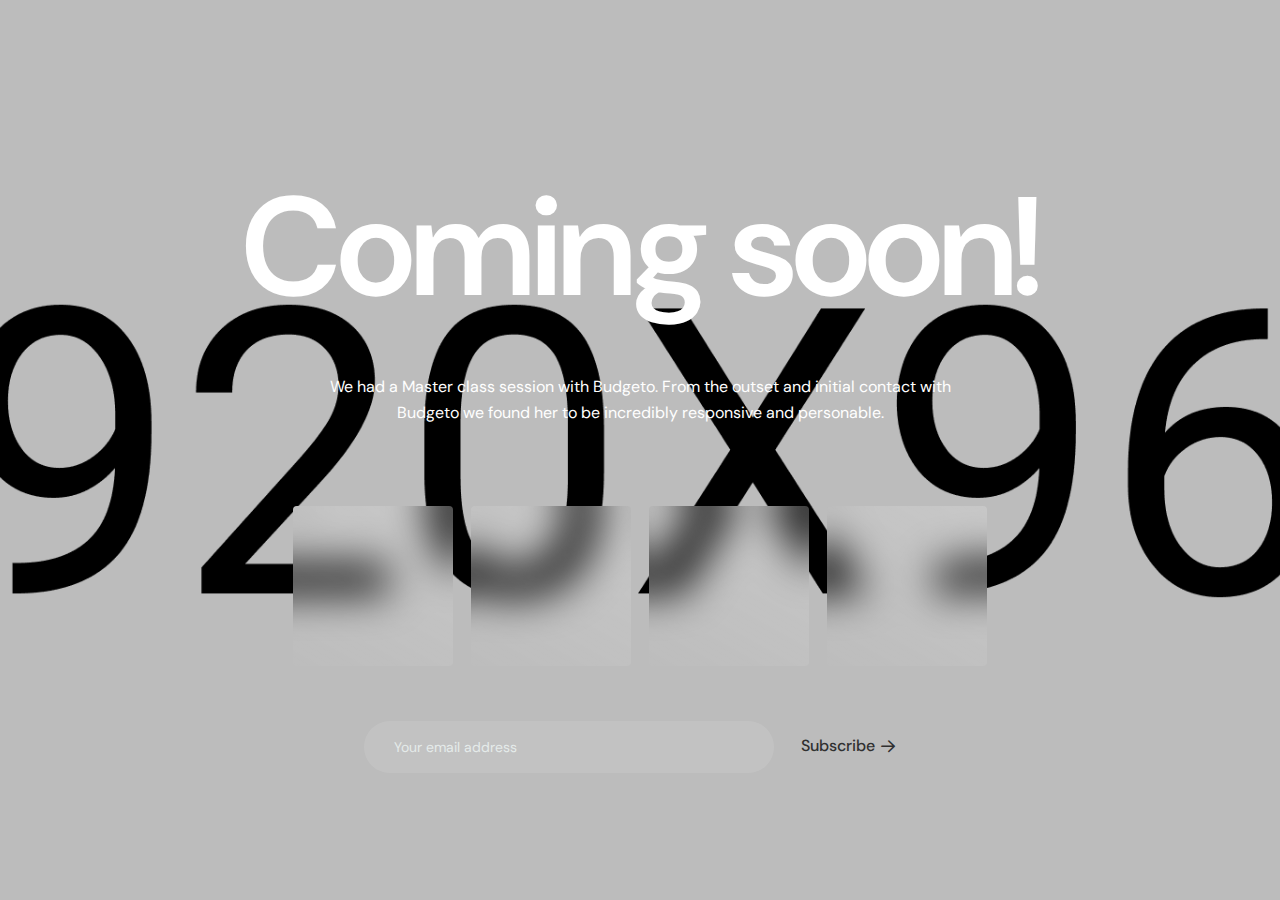
<file: comeing-soon.html>
<!doctype html>
<html class="no-js" lang="zxx">

   <head>
      <meta charset="utf-8">
      <meta http-equiv="x-ua-compatible" content="ie=edge">
      <title>Budgeto - Business Consulting HTML Template</title>
      <meta name="description" content="">
      <meta name="viewport" content="width=device-width, initial-scale=1">

      <!-- Place favicon.ico in the root directory -->
      <link rel="shortcut icon" type="image/x-icon" href="assets/img/logo/favicon.png">

      <!-- CSS here -->
      <link rel="stylesheet" href="assets/css/bootstrap.css">
      <link rel="stylesheet" href="assets/css/animate.css">
      <link rel="stylesheet" href="assets/css/swiper-bundle.css">
      <link rel="stylesheet" href="assets/css/slick.css">
      <link rel="stylesheet" href="assets/css/magnific-popup.css">
      <link rel="stylesheet" href="assets/css/font-awesome-pro.css">
      <link rel="stylesheet" href="assets/css/spacing.css">
      <link rel="stylesheet" href="assets/css/main.css">
   </head>

   <body>
      <!--[if lte IE 9]>
         <p class="browserupgrade">You are using an <strong>outdated</strong> browser. Please <a href="https://browsehappy.com/">upgrade your browser</a> to improve your experience and security.</p>
      <![endif]-->

      <!-- Preloader Start -->
      <div class="preloader">
         <div class="loading"></div>
      </div>
      <!-- Preloader End -->


      <main>
         <!-- tp-comeing-soon-area-start -->
         <div class="tp-comeingsoon-wrap bg-position" data-background="assets/img/comeing-soon/bg.jpg">
            <div class="container">
               <div class="row">
                  <div class="col-12">
                     <div class="tp-comeingsoon-wrap">
                        <div class="tp-comeingsoon-content text-center">
                           <h2 class="tp-comeingsoon-title tp-text-common-white fw-600 ls-m-3 mb-50">Coming soon!</h2>
                           <p class="tp-comeingsoon-para tp-text-grey-3 mb-80">We had a Master class session with Budgeto. From the outset and initial contact with<br>
                              Budgeto we found her to be incredibly responsive and  personable.</p>
                           <div class="tp-comeingsoon-countdown mb-40">
                              <ul class="deal-counter" id="timer">
                                 <li class="list-inline-item days"></li>
                                 <li class="list-inline-item hours"></li>
                                 <li class="list-inline-item minutes"></li>
                                 <li class="list-inline-item seconds"></li>
                              </ul>
                           </div>
                           <div class="tp-comeingsoon-form">
                              <form action="#">
                                 <input class="mb-20" type="text" placeholder="Your email address">
                                 <button type="submit" class="tp-btn-lg d-inline-block lh-0 tp-round-24 fs-16 mb-20 tp-bg-theme-secondary ls-0 tp-btn-switch-animation tp-text-theme-primary fw-500">
                                    <span class="d-flex align-items-center justify-content-center">
                                       <span class="btn-text">Subscribe</span>
                                       <span class="btn-icon"><i class="fa-sharp fa-regular fa-arrow-right"></i></span>
                                       <span class="btn-icon"><i class="fa-sharp fa-regular fa-arrow-right"></i></span>
                                    </span> 
                                 </button>
                              </form>
                           </div>
                        </div>
                     </div>
                  </div>
               </div>
            </div>
         </div>
         <!-- tp-comeing-soon-area-end -->
      </main>


      <!-- JS here -->
      <script src="assets/js/vendor/jquery.js"></script>
      <script src="assets/js/bootstrap-bundle.js"></script>
      <script src="assets/js/swiper-bundle.js"></script>
      <script src="assets/js/magnific-popup.js"></script>
      <script src="assets/js/nice-select.js"></script>
      <script src="assets/js/purecounter.js"></script>
      <script src="assets/js/wow.js"></script>
      <script src="assets/js/isotope-pkgd.js"></script>
      <script src="assets/js/imagesloaded-pkgd.js"></script>
      <script src="assets/js/ajax-form.js"></script>
      <script src="assets/js/jarallax.js"></script>
      <script src="assets/js/parallax.js"></script>
      <script src="assets/js/parallax-scrool.js"></script>
      <script src="assets/js/slider-init.js"></script>
      <script src="assets/js/main.js"></script>
   </body>

</html>
</file>
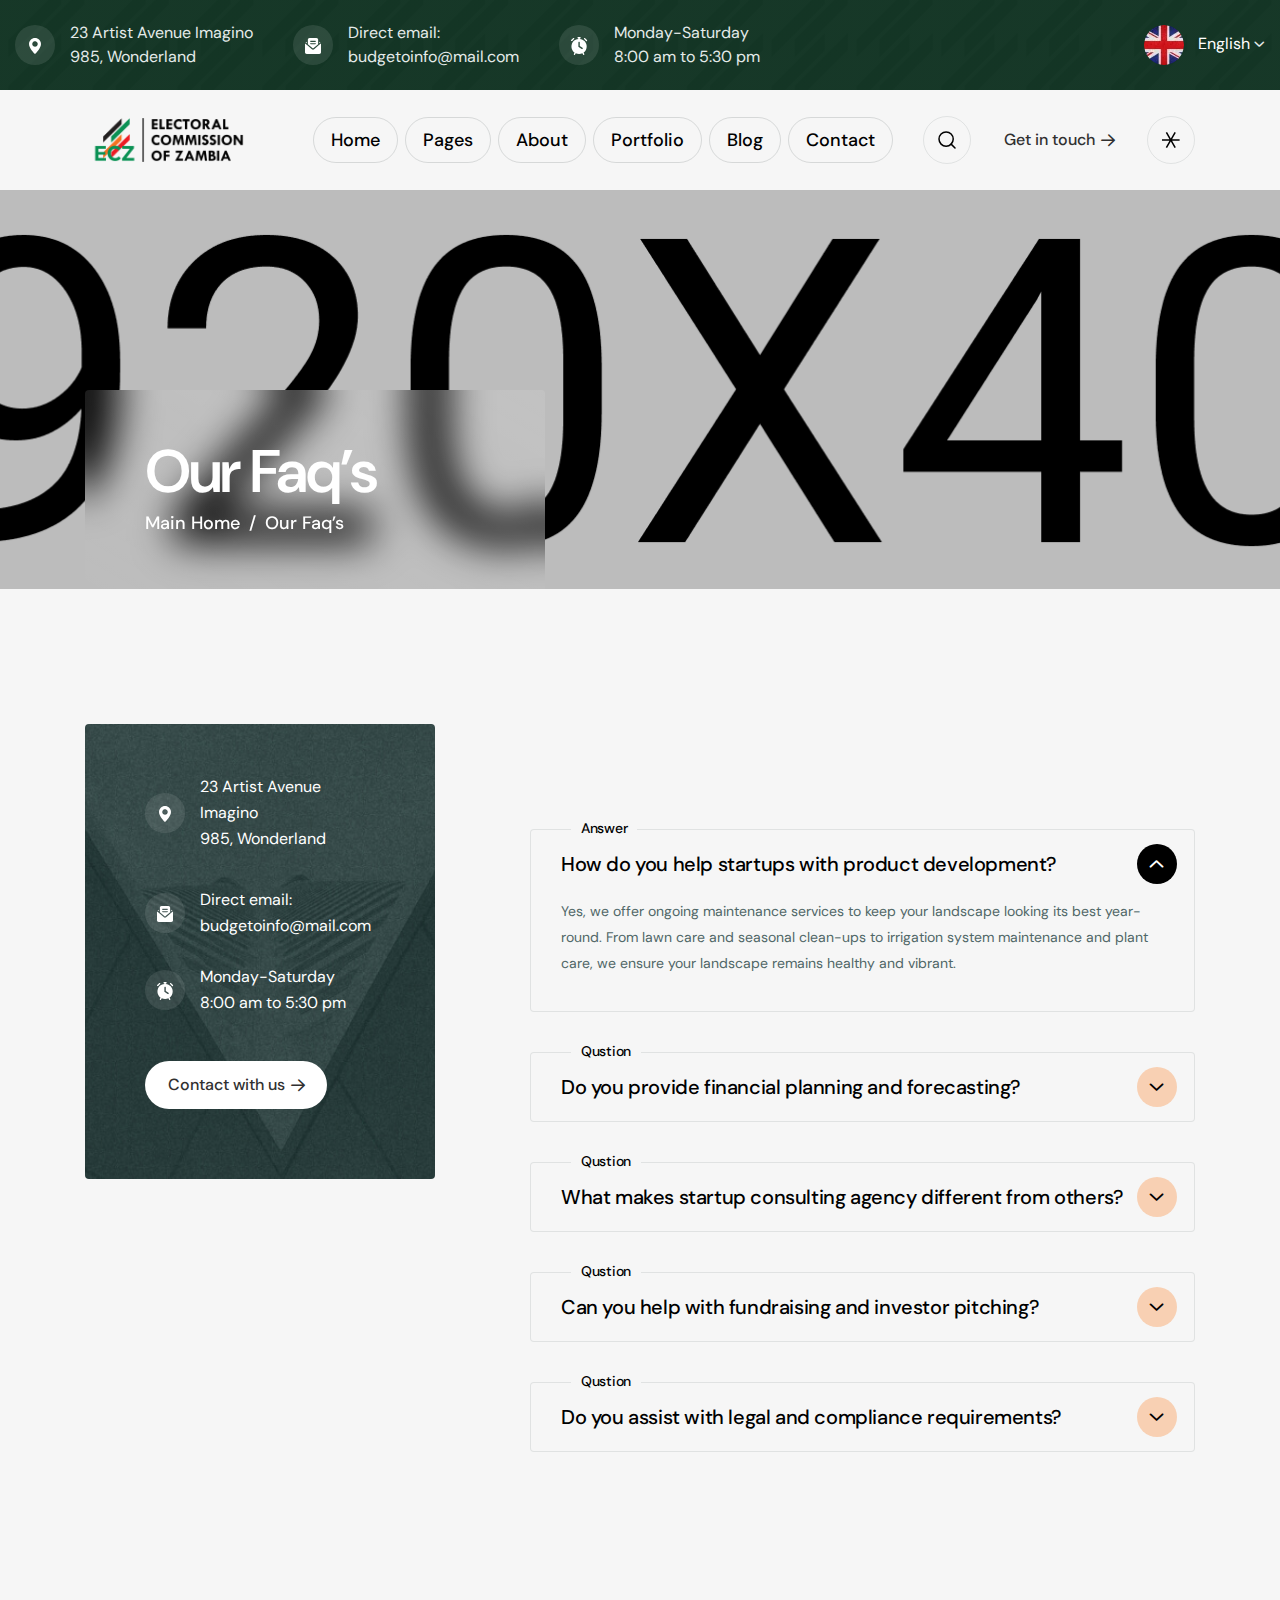
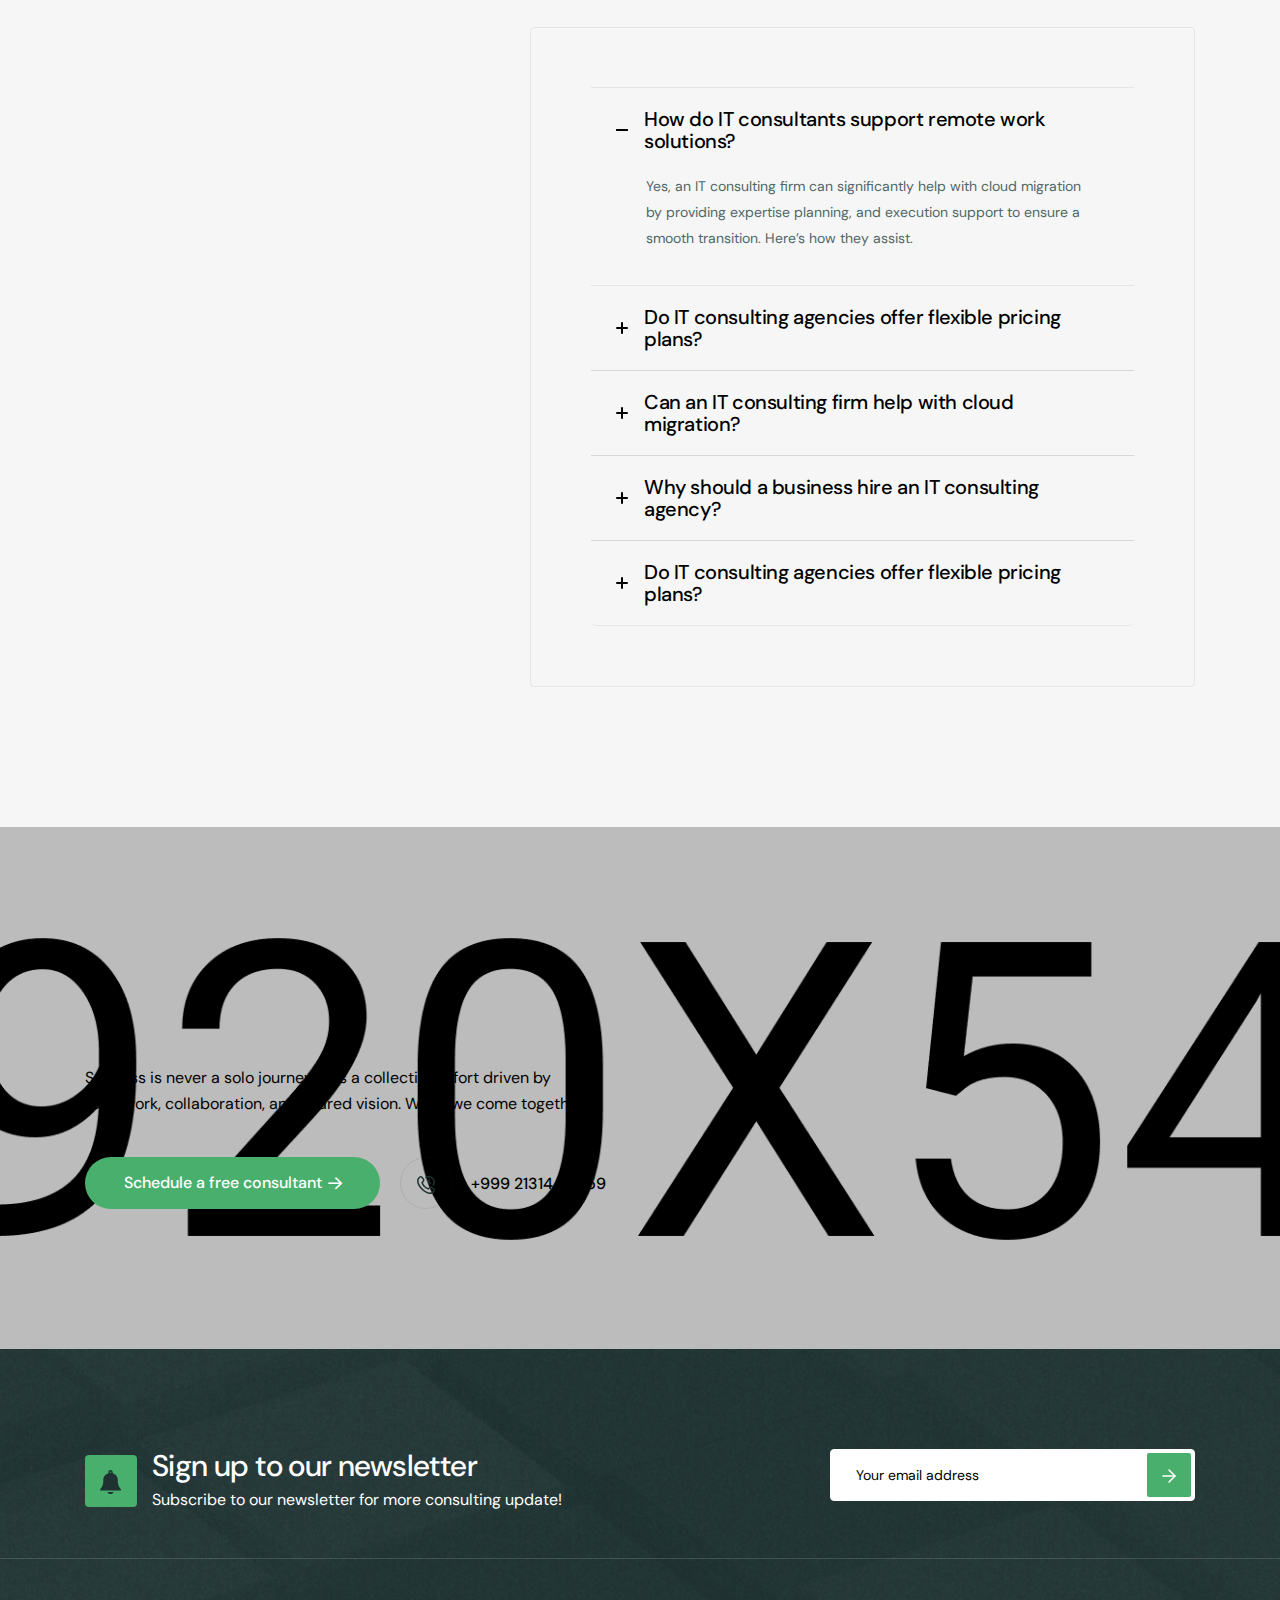
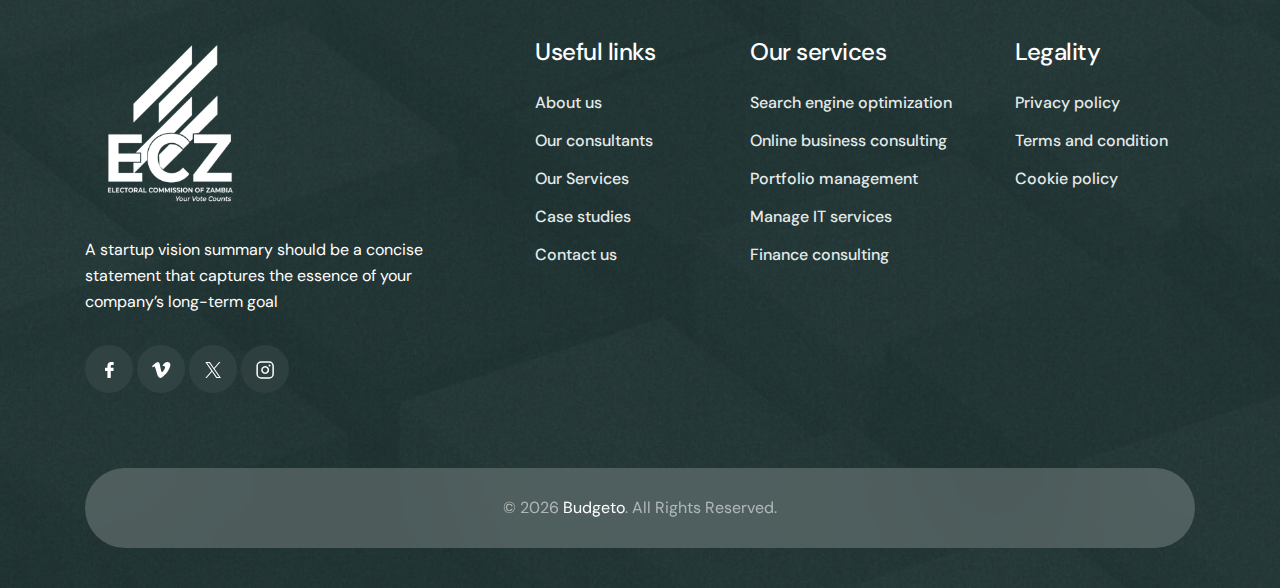
<file: faq.html>
<!doctype html>
<html class="no-js" lang="zxx">

   <head>
      <meta charset="utf-8">
      <meta http-equiv="x-ua-compatible" content="ie=edge">
      <title>Budgeto - Business Consulting HTML Template</title>
      <meta name="description" content="">
      <meta name="viewport" content="width=device-width, initial-scale=1">

      <!-- Place favicon.ico in the root directory -->
      <link rel="shortcut icon" type="image/x-icon" href="assets/img/logo/favicon.png">

      <!-- CSS here -->
      <link rel="stylesheet" href="assets/css/bootstrap.css">
      <link rel="stylesheet" href="assets/css/animate.css">
      <link rel="stylesheet" href="assets/css/swiper-bundle.css">
      <link rel="stylesheet" href="assets/css/slick.css">
      <link rel="stylesheet" href="assets/css/magnific-popup.css">
      <link rel="stylesheet" href="assets/css/font-awesome-pro.css">
      <link rel="stylesheet" href="assets/css/spacing.css">
      <link rel="stylesheet" href="assets/css/main.css">
   </head>

   <body class="tp-bg-common-white-2">
      <!--[if lte IE 9]>
         <p class="browserupgrade">You are using an <strong>outdated</strong> browser. Please <a href="https://browsehappy.com/">upgrade your browser</a> to improve your experience and security.</p>
         <![endif]-->

      <!-- Preloader Start -->
      <div class="preloader">
         <div class="loading"></div>
      </div>
      <!-- Preloader End -->

      <!-- back to top start -->
      <div class="back-to-top-wrapper">
         <button id="back_to_top" type="button" class="back-to-top-btn">
            <svg width="12" height="7" viewBox="0 0 12 7" fill="none" xmlns="http://www.w3.org/2000/svg">
               <path d="M11 6L6 1L1 6" stroke="currentColor" stroke-width="1.5" stroke-linecap="round"
                  stroke-linejoin="round" />
            </svg>
         </button>
      </div>
      <!-- back to top end -->

      <!-- tp-offcanvus-area-start -->
      <div class="tpoffcanvas-area">
         <div class="tpoffcanvas">
            <div class="tpoffcanvas__close-btn">
               <button class="close-btn"><i class="fal fa-times"></i></button>
            </div>
            <div class="tpoffcanvas__logo">
               <a href="index.html">
                  <img data-width="140" src="assets/img/logo/logo-black.png" alt="logo">
               </a>
            </div>
            <div class="tp-offcanvas-instagram-wrapper d-none d-xl-block mb-30">
               <h3 class="tp-instagram-title mb-30">Check Instagram Post</h3>
               <div class="row row-cols-lg-3 gx-10">
                  <div class="col-int mb-10">
                     <div class="tp-instagram-link tp-instagram-link-2">
                        <a href="#">
                           <img src="assets/img/instagram-sidebar/thumb.jpg" alt="footer1">
                           <svg width="18" height="18" viewBox="0 0 18 18" fill="none" xmlns="http://www.w3.org/2000/svg">
                              <path d="M13.1428 1H5.14282C2.93368 1 1.14282 2.79086 1.14282 5V13C1.14282 15.2091 2.93368 17 5.14282 17H13.1428C15.352 17 17.1428 15.2091 17.1428 13V5C17.1428 2.79086 15.352 1 13.1428 1Z" stroke="currentColor" stroke-width="1.5" stroke-linecap="round" stroke-linejoin="round" />
                              <path d="M12.3431 8.49624C12.4418 9.16204 12.3281 9.84201 12.0181 10.4395C11.7081 11.0369 11.2176 11.5214 10.6164 11.824C10.0151 12.1266 9.33381 12.2319 8.66928 12.125C8.00475 12.0181 7.39086 11.7043 6.91492 11.2284C6.43899 10.7524 6.12524 10.1385 6.01831 9.47401C5.91137 8.80948 6.0167 8.12816 6.31931 7.52694C6.62192 6.92572 7.1064 6.43523 7.70384 6.12523C8.30128 5.81523 8.98126 5.70151 9.64705 5.80024C10.3262 5.90095 10.9549 6.21741 11.4404 6.70289C11.9259 7.18836 12.2423 7.8171 12.3431 8.49624Z" stroke="currentColor" stroke-width="1.5" stroke-linecap="round" stroke-linejoin="round" />
                              <path d="M13.5424 4.60059H13.5504" stroke="currentColor" stroke-width="2" stroke-linecap="round" stroke-linejoin="round" />
                           </svg>
                        </a>
                     </div>
                  </div>
                  <div class="col-int mb-10">
                     <div class="tp-instagram-link tp-instagram-link-2">
                        <a href="#">
                           <img src="assets/img/instagram-sidebar/thumb-2.jpg" alt="footer2">
                           <svg width="18" height="18" viewBox="0 0 18 18" fill="none" xmlns="http://www.w3.org/2000/svg">
                              <path d="M13.1428 1H5.14282C2.93368 1 1.14282 2.79086 1.14282 5V13C1.14282 15.2091 2.93368 17 5.14282 17H13.1428C15.352 17 17.1428 15.2091 17.1428 13V5C17.1428 2.79086 15.352 1 13.1428 1Z" stroke="currentColor" stroke-width="1.5" stroke-linecap="round" stroke-linejoin="round" />
                              <path d="M12.3431 8.49624C12.4418 9.16204 12.3281 9.84201 12.0181 10.4395C11.7081 11.0369 11.2176 11.5214 10.6164 11.824C10.0151 12.1266 9.33381 12.2319 8.66928 12.125C8.00475 12.0181 7.39086 11.7043 6.91492 11.2284C6.43899 10.7524 6.12524 10.1385 6.01831 9.47401C5.91137 8.80948 6.0167 8.12816 6.31931 7.52694C6.62192 6.92572 7.1064 6.43523 7.70384 6.12523C8.30128 5.81523 8.98126 5.70151 9.64705 5.80024C10.3262 5.90095 10.9549 6.21741 11.4404 6.70289C11.9259 7.18836 12.2423 7.8171 12.3431 8.49624Z" stroke="currentColor" stroke-width="1.5" stroke-linecap="round" stroke-linejoin="round" />
                              <path d="M13.5424 4.60059H13.5504" stroke="currentColor" stroke-width="2" stroke-linecap="round" stroke-linejoin="round" />
                           </svg>
                        </a>
                     </div>
                  </div>
                  <div class="col-int mb-10">
                     <div class="tp-instagram-link tp-instagram-link-2">
                        <a href="#">
                           <img src="assets/img/instagram-sidebar/thumb-3.jpg" alt="footer3">
                           <svg width="18" height="18" viewBox="0 0 18 18" fill="none" xmlns="http://www.w3.org/2000/svg">
                              <path d="M13.1428 1H5.14282C2.93368 1 1.14282 2.79086 1.14282 5V13C1.14282 15.2091 2.93368 17 5.14282 17H13.1428C15.352 17 17.1428 15.2091 17.1428 13V5C17.1428 2.79086 15.352 1 13.1428 1Z" stroke="currentColor" stroke-width="1.5" stroke-linecap="round" stroke-linejoin="round" />
                              <path d="M12.3431 8.49624C12.4418 9.16204 12.3281 9.84201 12.0181 10.4395C11.7081 11.0369 11.2176 11.5214 10.6164 11.824C10.0151 12.1266 9.33381 12.2319 8.66928 12.125C8.00475 12.0181 7.39086 11.7043 6.91492 11.2284C6.43899 10.7524 6.12524 10.1385 6.01831 9.47401C5.91137 8.80948 6.0167 8.12816 6.31931 7.52694C6.62192 6.92572 7.1064 6.43523 7.70384 6.12523C8.30128 5.81523 8.98126 5.70151 9.64705 5.80024C10.3262 5.90095 10.9549 6.21741 11.4404 6.70289C11.9259 7.18836 12.2423 7.8171 12.3431 8.49624Z" stroke="currentColor" stroke-width="1.5" stroke-linecap="round" stroke-linejoin="round" />
                              <path d="M13.5424 4.60059H13.5504" stroke="currentColor" stroke-width="2" stroke-linecap="round" stroke-linejoin="round" />
                           </svg>
                        </a>
                     </div>
                  </div>
                  <div class="col-int mb-10">
                     <div class="tp-instagram-link tp-instagram-link-2">
                        <a href="#">
                           <img src="assets/img/instagram-sidebar/thumb-4.jpg" alt="footer4">
                           <svg width="18" height="18" viewBox="0 0 18 18" fill="none" xmlns="http://www.w3.org/2000/svg">
                              <path d="M13.1428 1H5.14282C2.93368 1 1.14282 2.79086 1.14282 5V13C1.14282 15.2091 2.93368 17 5.14282 17H13.1428C15.352 17 17.1428 15.2091 17.1428 13V5C17.1428 2.79086 15.352 1 13.1428 1Z" stroke="currentColor" stroke-width="1.5" stroke-linecap="round" stroke-linejoin="round" />
                              <path d="M12.3431 8.49624C12.4418 9.16204 12.3281 9.84201 12.0181 10.4395C11.7081 11.0369 11.2176 11.5214 10.6164 11.824C10.0151 12.1266 9.33381 12.2319 8.66928 12.125C8.00475 12.0181 7.39086 11.7043 6.91492 11.2284C6.43899 10.7524 6.12524 10.1385 6.01831 9.47401C5.91137 8.80948 6.0167 8.12816 6.31931 7.52694C6.62192 6.92572 7.1064 6.43523 7.70384 6.12523C8.30128 5.81523 8.98126 5.70151 9.64705 5.80024C10.3262 5.90095 10.9549 6.21741 11.4404 6.70289C11.9259 7.18836 12.2423 7.8171 12.3431 8.49624Z" stroke="currentColor" stroke-width="1.5" stroke-linecap="round" stroke-linejoin="round" />
                              <path d="M13.5424 4.60059H13.5504" stroke="currentColor" stroke-width="2" stroke-linecap="round" stroke-linejoin="round" />
                           </svg>
                        </a>
                     </div>
                  </div>
                  <div class="col-int mb-10">
                     <div class="tp-instagram-link tp-instagram-link-2">
                        <a href="#">
                           <img src="assets/img/instagram-sidebar/thumb-5.jpg" alt="footer5">
                           <svg width="18" height="18" viewBox="0 0 18 18" fill="none" xmlns="http://www.w3.org/2000/svg">
                              <path d="M13.1428 1H5.14282C2.93368 1 1.14282 2.79086 1.14282 5V13C1.14282 15.2091 2.93368 17 5.14282 17H13.1428C15.352 17 17.1428 15.2091 17.1428 13V5C17.1428 2.79086 15.352 1 13.1428 1Z" stroke="currentColor" stroke-width="1.5" stroke-linecap="round" stroke-linejoin="round" />
                              <path d="M12.3431 8.49624C12.4418 9.16204 12.3281 9.84201 12.0181 10.4395C11.7081 11.0369 11.2176 11.5214 10.6164 11.824C10.0151 12.1266 9.33381 12.2319 8.66928 12.125C8.00475 12.0181 7.39086 11.7043 6.91492 11.2284C6.43899 10.7524 6.12524 10.1385 6.01831 9.47401C5.91137 8.80948 6.0167 8.12816 6.31931 7.52694C6.62192 6.92572 7.1064 6.43523 7.70384 6.12523C8.30128 5.81523 8.98126 5.70151 9.64705 5.80024C10.3262 5.90095 10.9549 6.21741 11.4404 6.70289C11.9259 7.18836 12.2423 7.8171 12.3431 8.49624Z" stroke="currentColor" stroke-width="1.5" stroke-linecap="round" stroke-linejoin="round" />
                              <path d="M13.5424 4.60059H13.5504" stroke="currentColor" stroke-width="2" stroke-linecap="round" stroke-linejoin="round" />
                           </svg>
                        </a>
                     </div>
                  </div>
                  <div class="col-int mb-10">
                     <div class="tp-instagram-link tp-instagram-link-2">
                        <a href="#">
                           <img src="assets/img/instagram-sidebar/thumb-6.jpg" alt="footer6">
                           <svg width="18" height="18" viewBox="0 0 18 18" fill="none" xmlns="http://www.w3.org/2000/svg">
                              <path d="M13.1428 1H5.14282C2.93368 1 1.14282 2.79086 1.14282 5V13C1.14282 15.2091 2.93368 17 5.14282 17H13.1428C15.352 17 17.1428 15.2091 17.1428 13V5C17.1428 2.79086 15.352 1 13.1428 1Z" stroke="currentColor" stroke-width="1.5" stroke-linecap="round" stroke-linejoin="round" />
                              <path d="M12.3431 8.49624C12.4418 9.16204 12.3281 9.84201 12.0181 10.4395C11.7081 11.0369 11.2176 11.5214 10.6164 11.824C10.0151 12.1266 9.33381 12.2319 8.66928 12.125C8.00475 12.0181 7.39086 11.7043 6.91492 11.2284C6.43899 10.7524 6.12524 10.1385 6.01831 9.47401C5.91137 8.80948 6.0167 8.12816 6.31931 7.52694C6.62192 6.92572 7.1064 6.43523 7.70384 6.12523C8.30128 5.81523 8.98126 5.70151 9.64705 5.80024C10.3262 5.90095 10.9549 6.21741 11.4404 6.70289C11.9259 7.18836 12.2423 7.8171 12.3431 8.49624Z" stroke="currentColor" stroke-width="1.5" stroke-linecap="round" stroke-linejoin="round" />
                              <path d="M13.5424 4.60059H13.5504" stroke="currentColor" stroke-width="2" stroke-linecap="round" stroke-linejoin="round" />
                           </svg>
                        </a>
                     </div>
                  </div>
               </div>
            </div>
            <div class="tp-offcanvas-menu d-xl-none">
               <nav></nav>
            </div>
            <div class="tpoffcanvas-btn-1 mb-50">
               <a class="tpoffcanvas-btn" href="contact.html">Get Started</a>
            </div>
            <div class="tpoffcanvas__contact-info">
               <div class="tpoffcanvas__contact-title">
                  <h5>Contact us</h5>
               </div>
               <ul>
                  <li>
                     <span>
                        <svg width="15" height="17" viewBox="0 0 15 17" fill="none" xmlns="http://www.w3.org/2000/svg">
                           <path d="M13.2727 7.13636C13.2727 11.9091 7.13636 16 7.13636 16C7.13636 16 1 11.9091 1 7.13636C1 5.5089 1.64651 3.94809 2.7973 2.7973C3.94809 1.64651 5.5089 1 7.13636 1C8.76383 1 10.3246 1.64651 11.4754 2.7973C12.6262 3.94809 13.2727 5.5089 13.2727 7.13636Z" stroke="currentColor" stroke-width="1.5" stroke-linecap="round" stroke-linejoin="round" />
                           <path d="M7.13629 9.18243C8.26596 9.18243 9.18174 8.26665 9.18174 7.13698C9.18174 6.00731 8.26596 5.09152 7.13629 5.09152C6.00662 5.09152 5.09084 6.00731 5.09084 7.13698C5.09084 8.26665 6.00662 9.18243 7.13629 9.18243Z" stroke="currentColor" stroke-width="1.5" stroke-linecap="round" stroke-linejoin="round" />
                        </svg>
                     </span>
                     <a href="https://www.google.com/maps/@41.6758525,-86.2531698,18.17z" target="_blank">27 Sondanella, Eden walk, Eden</a>
                  </li>
                  <li>
                     <span>
                        <svg width="17" height="14" viewBox="0 0 17 14" fill="none" xmlns="http://www.w3.org/2000/svg">
                           <path d="M2.5 1H14.5C15.325 1 16 1.675 16 2.5V11.5C16 12.325 15.325 13 14.5 13H2.5C1.675 13 1 12.325 1 11.5V2.5C1 1.675 1.675 1 2.5 1Z" stroke="currentColor" stroke-width="1.5" stroke-linecap="round" stroke-linejoin="round" />
                           <path d="M16 2.5L8.5 7.75L1 2.5" stroke="currentColor" stroke-width="1.5" stroke-linecap="round" stroke-linejoin="round" />
                        </svg>
                     </span>
                     <a href="mailto:hello@contact.com"><span>hello@contact.com</span></a>
                  </li>
                  <li>
                     <span>
                        <svg width="16" height="16" viewBox="0 0 16 16" fill="none" xmlns="http://www.w3.org/2000/svg">
                           <path d="M2.24434 7.95965C1.58072 6.80251 1.26029 5.85764 1.06709 4.89985C0.781336 3.4833 1.43527 2.09956 2.51857 1.21663C2.97641 0.843468 3.50126 0.970963 3.772 1.45668L4.38323 2.55324C4.8677 3.4224 5.10994 3.85698 5.06189 4.31771C5.01385 4.77845 4.68716 5.1537 4.03378 5.9042L2.24434 7.95965ZM2.24434 7.95965C3.58755 10.3018 5.69549 12.4109 8.04035 13.7557M8.04035 13.7557C9.19749 14.4193 10.1424 14.7397 11.1002 14.9329C12.5167 15.2187 13.9004 14.5647 14.7834 13.4814C15.1565 13.0236 15.029 12.4987 14.5433 12.228L13.4468 11.6168C12.5776 11.1323 12.143 10.8901 11.6823 10.9381C11.2215 10.9862 10.8463 11.3128 10.0958 11.9662L8.04035 13.7557Z" stroke="currentColor" stroke-width="1.5" stroke-linejoin="round" />
                           <path d="M9.40002 4.3823C10.3963 4.80537 11.1947 5.60374 11.6178 6.6M9.85784 1C12.3339 1.71453 14.2854 3.66597 15 6.14194" stroke="currentColor" stroke-width="1.5" stroke-linecap="round" />
                        </svg>
                     </span>
                     <a href="tel:(+00)67834598568">+ 999 2123 5468 5894</a>
                  </li>
               </ul>
            </div>
            <div class="tpoffcanvas__social">
               <div class="social-icon">
                  <a href="#">
                     <svg width="9" height="16" viewBox="0 0 9 16" fill="none" xmlns="http://www.w3.org/2000/svg">
                        <path d="M2.403 9.03129C2.34293 9.03129 1.02128 9.03129 0.420526 9.03129C0.100125 9.03129 0 8.91114 0 8.61076C0 7.80976 0 6.98874 0 6.18773C0 5.86733 0.12015 5.76721 0.420526 5.76721H2.403C2.403 5.70713 2.403 4.54568 2.403 4.00501C2.403 3.20401 2.54318 2.44305 2.94368 1.74218C3.3642 1.02128 3.96496 0.540676 4.72591 0.260325C5.22653 0.0801 5.72716 0 6.26783 0H8.23029C8.51064 0 8.63079 0.12015 8.63079 0.400501V2.68335C8.63079 2.9637 8.51064 3.08385 8.23029 3.08385C7.68961 3.08385 7.14894 3.08385 6.60826 3.10388C6.06758 3.10388 5.78723 3.36421 5.78723 3.92491C5.76721 4.52566 5.78723 5.10638 5.78723 5.72716H8.11014C8.43054 5.72716 8.55069 5.84731 8.55069 6.16771V8.59074C8.55069 8.91114 8.45056 9.01126 8.11014 9.01126C7.38924 9.01126 5.84731 9.01126 5.78723 9.01126V15.5394C5.78723 15.8798 5.68711 16 5.32666 16C4.48561 16 3.66458 16 2.82353 16C2.52315 16 2.403 15.8799 2.403 15.5795C2.403 13.4768 2.403 9.09136 2.403 9.03129Z" fill="currentColor" />
                     </svg>
                  </a>
                  <a href="#">
                     <svg width="16" height="16" viewBox="0 0 16 16" fill="none" xmlns="http://www.w3.org/2000/svg">
                        <path d="M9.60319 6.77491L15.4315 0H14.0504L8.98966 5.88256L4.94769 0H0.285767L6.39801 8.89547L0.285767 16H1.66696L7.01119 9.78782L11.2798 16H15.9417L9.60285 6.77491H9.60319ZM7.71145 8.97384L7.09216 8.08805L2.16463 1.03974H4.28606L8.26263 6.72795L8.88193 7.61374L14.051 15.0075H11.9296L7.71145 8.97418V8.97384Z" fill="currentColor" />
                     </svg>
                  </a>
                  <a href="#">
                     <svg width="18" height="18" viewBox="0 0 18 18" fill="none" xmlns="http://www.w3.org/2000/svg">
                        <path d="M13.1428 1H5.14282C2.93368 1 1.14282 2.79086 1.14282 5V13C1.14282 15.2091 2.93368 17 5.14282 17H13.1428C15.352 17 17.1428 15.2091 17.1428 13V5C17.1428 2.79086 15.352 1 13.1428 1Z" stroke="currentColor" stroke-width="1.5" stroke-linecap="round" stroke-linejoin="round" />
                        <path d="M12.3431 8.49624C12.4418 9.16204 12.3281 9.84201 12.0181 10.4395C11.7081 11.0369 11.2176 11.5214 10.6164 11.824C10.0151 12.1266 9.33381 12.2319 8.66928 12.125C8.00475 12.0181 7.39086 11.7043 6.91492 11.2284C6.43899 10.7524 6.12524 10.1385 6.01831 9.47401C5.91137 8.80948 6.0167 8.12816 6.31931 7.52694C6.62192 6.92572 7.1064 6.43523 7.70384 6.12523C8.30128 5.81523 8.98126 5.70151 9.64705 5.80024C10.3262 5.90095 10.9549 6.21741 11.4404 6.70289C11.9259 7.18836 12.2423 7.8171 12.3431 8.49624Z" stroke="currentColor" stroke-width="1.5" stroke-linecap="round" stroke-linejoin="round" />
                        <path d="M13.5424 4.60059H13.5504" stroke="currentColor" stroke-width="2" stroke-linecap="round" stroke-linejoin="round" />
                     </svg>
                  </a>
                  <a href="#">
                     <svg width="19" height="16" viewBox="0 0 19 16" fill="none" xmlns="http://www.w3.org/2000/svg">
                        <path d="M0.743794 5.331C0.743794 5.331 2.28009 4.12018 2.79238 4.72531C3.3041 5.331 5.25871 12.64 5.91139 13.9878C6.48098 15.1705 8.05166 16.7332 9.77419 15.6169C11.4956 14.5006 17.2213 9.61269 18.2459 3.84055C19.2699 -1.92988 11.3563 -0.721354 10.518 4.30642C12.613 3.04862 13.7315 4.81699 12.6594 6.82031C11.589 8.82133 10.6108 10.1261 10.0997 10.1261C9.58853 10.1261 9.19543 8.78695 8.60979 6.44669C8.00524 4.02735 8.00811 -0.330546 5.49193 0.163406C3.11843 0.62928 0 4.35341 0 4.35341L0.743794 5.331Z" fill="currentColor" />
                     </svg>
                  </a>
               </div>
            </div>
         </div>
      </div>
      <div class="body-overlay"></div>
      <!-- tp-offcanvus-area-end -->

      <!--search-form-start -->
      <div class="tp-search-body-overlay"></div>
      <div class="tp-search-form-toggle">
         <div class="container">
            <div class="row mb-70">
               <div class="col-lg-12">
                  <div class="tp-search-top d-flex justify-content-between align-items-center">
                     <div class="cm-search-logo">
                        <a href="index.html"><img data-width="160" src="assets/img/logo/logo-black.png" alt="logo"></a>
                     </div>
                     <button class="tp-search-close">
                        <i class="fa-light fa-xmark"></i>
                     </button>
                  </div>
               </div>
            </div>
            <div class="row justify-content-center">
               <div class="col-lg-12">
                  <div class="tp-search-form">
                     <form action="#">
                        <div class="tp-search-form-input">
                           <input type="text" placeholder="What are you looking foor?" required>
                           <span class="tp-search-focus-border"></span>
                           <button class="tp-search-form-icon" type="submit">
                              <i class="fa-sharp fa-regular fa-magnifying-glass"></i>
                           </button>
                        </div>
                     </form>
                  </div>
               </div>
            </div>
         </div>
      </div>
      <!-- search-form-end -->


      <header class="tp-header-height">

         <!-- tp-header-area-start -->
         <div class="tp-header-area tp-header-2-wrap">
            <div class="tp-header-3-top tp-header-4-top d-none d-xl-block">
               <div class="container-fluid container-1690">
                  <div class="row align-items-center">
                     <div class="col-lg-9">
                        <div class="tp-header-3-location">
                           <ul>
                              <li>
                                 <span class="icons">
                                    <svg width="12" height="16" viewBox="0 0 12 16" fill="none" xmlns="http://www.w3.org/2000/svg">
                                       <path d="M5.99999 0C4.40934 0.00211003 2.88445 0.634928 1.75969 1.75969C0.634928 2.88445 0.00211003 4.40934 0 5.99999C0 10.3075 5.58999 15.7025 5.82749 15.93C5.87369 15.9749 5.93557 16 5.99999 16C6.06441 16 6.1263 15.9749 6.17249 15.93C6.40999 15.7025 12 10.3075 12 5.99999C11.9979 4.40934 11.3651 2.88445 10.2403 1.75969C9.11554 0.634928 7.59064 0.00211003 5.99999 0ZM5.99999 8.74999C5.4561 8.74999 4.92441 8.58871 4.47218 8.28653C4.01994 7.98436 3.66747 7.55487 3.45933 7.05237C3.25119 6.54988 3.19673 5.99694 3.30284 5.4635C3.40895 4.93005 3.67086 4.44005 4.05545 4.05545C4.44005 3.67086 4.93005 3.40895 5.4635 3.30284C5.99694 3.19673 6.54988 3.25119 7.05237 3.45933C7.55487 3.66747 7.98436 4.01994 8.28653 4.47218C8.58871 4.92441 8.74999 5.4561 8.74999 5.99999C8.74955 6.7292 8.45968 7.42842 7.94405 7.94405C7.42842 8.45968 6.7292 8.74955 5.99999 8.74999Z" fill="white" />
                                    </svg>
                                 </span>
                                 <p class="mb-0 lh-24"><a href="https://www.google.com/maps" target="_blank">23 Artist Avenue Imagino<br>  985, Wonderland</a></p>
                              </li>
                              <li>
                                 <span class="icons">
                                    <svg width="16" height="16" viewBox="0 0 16 16" fill="none" xmlns="http://www.w3.org/2000/svg">
                                       <path d="M15.3543 4.45714L14.2857 5.36V3.76571L15.1829 4.33714C15.2421 4.37412 15.2993 4.41418 15.3543 4.45714ZM15.9543 5.44571L14.2857 6.85714L9.10286 11.2457C8.90773 11.4042 8.68211 11.5209 8.44 11.5886C8.34391 11.6112 8.24661 11.6284 8.14857 11.64H7.85143C7.75339 11.6284 7.65609 11.6112 7.56 11.5886C7.32 11.5228 7.09625 11.408 6.90286 11.2514L1.71429 6.85714L0.0457142 5.44571C0.0189095 5.55622 0.0035902 5.6692 0 5.78286V14.2857C0 14.7404 0.180612 15.1764 0.502103 15.4979C0.823594 15.8194 1.25963 16 1.71429 16H14.2857C14.7404 16 15.1764 15.8194 15.4979 15.4979C15.8194 15.1764 16 14.7404 16 14.2857V5.78286C15.9964 5.6692 15.9811 5.55622 15.9543 5.44571ZM7.63429 10.3714L2.85714 6.32571V1.71429C2.85714 1.25963 3.03775 0.823594 3.35925 0.502103C3.68074 0.180612 4.11677 0 4.57143 0H11.4286C11.8832 0 12.3193 0.180612 12.6408 0.502103C12.9622 0.823594 13.1429 1.25963 13.1429 1.71429V6.32571L8.36571 10.3714C8.26304 10.457 8.13363 10.5038 8 10.5038C7.86637 10.5038 7.73696 10.457 7.63429 10.3714ZM5.14286 3.42857C5.14286 3.58012 5.20306 3.72547 5.31023 3.83263C5.41739 3.9398 5.56273 4 5.71429 4H10.2857C10.4373 4 10.5826 3.9398 10.6898 3.83263C10.7969 3.72547 10.8571 3.58012 10.8571 3.42857C10.8571 3.27702 10.7969 3.13167 10.6898 3.02451C10.5826 2.91735 10.4373 2.85714 10.2857 2.85714H5.71429C5.56273 2.85714 5.41739 2.91735 5.31023 3.02451C5.20306 3.13167 5.14286 3.27702 5.14286 3.42857ZM5.71429 6.28571H10.2857C10.4373 6.28571 10.5826 6.22551 10.6898 6.11835C10.7969 6.01118 10.8571 5.86584 10.8571 5.71429C10.8571 5.56273 10.7969 5.41739 10.6898 5.31023C10.5826 5.20306 10.4373 5.14286 10.2857 5.14286H5.71429C5.56273 5.14286 5.41739 5.20306 5.31023 5.31023C5.20306 5.41739 5.14286 5.56273 5.14286 5.71429C5.14286 5.86584 5.20306 6.01118 5.31023 6.11835C5.41739 6.22551 5.56273 6.28571 5.71429 6.28571ZM1.71429 3.76571L0.811429 4.33714C0.753671 4.37972 0.698346 4.42551 0.645714 4.47429L1.71429 5.36V3.76571Z" fill="white" />
                                    </svg>
                                 </span>
                                 <p class="mb-0 lh-24">Direct email:<br><a href="mailto:budgetoinfo@mail.com"> budgetoinfo@mail.com</a></p>
                              </li>
                              <li>
                                 <span class="icons">
                                    <svg width="17" height="18" viewBox="0 0 17 18" fill="none" xmlns="http://www.w3.org/2000/svg">
                                       <path d="M15.6997 9.46639C15.6984 7.56647 14.9873 5.7356 13.7059 4.33287C12.4244 2.93014 10.6652 2.05676 8.77312 1.88404V1.38533H9.00401C9.18771 1.38533 9.3639 1.31235 9.49379 1.18245C9.62369 1.05255 9.69667 0.876368 9.69667 0.692663C9.69667 0.508957 9.62369 0.332776 9.49379 0.202876C9.3639 0.0729767 9.18771 3.87131e-09 9.00401 0H7.15691C6.9732 3.87131e-09 6.79702 0.0729767 6.66712 0.202876C6.53722 0.332776 6.46424 0.508957 6.46424 0.692663C6.46424 0.876368 6.53722 1.05255 6.66712 1.18245C6.79702 1.31235 6.9732 1.38533 7.15691 1.38533H7.38779V1.88404C5.84926 2.01983 4.3886 2.6211 3.20034 3.60779C2.01208 4.59447 1.15261 5.91975 0.736384 7.40712C0.32016 8.8945 0.366938 10.4734 0.87049 11.9335C1.37404 13.3936 2.31047 14.6657 3.55506 15.5803L2.84393 17.0026C2.80272 17.0831 2.77791 17.171 2.77095 17.2612C2.76398 17.3514 2.77499 17.4421 2.80334 17.528C2.8317 17.6139 2.87682 17.6934 2.9361 17.7617C2.99539 17.83 3.06765 17.8859 3.1487 17.9261C3.24703 17.9725 3.35402 17.9976 3.46271 18C3.59077 18.0003 3.7164 17.965 3.82563 17.8982C3.93486 17.8313 4.02343 17.7355 4.08148 17.6213L4.74644 16.2914C5.78199 16.8078 6.92332 17.0765 8.08046 17.0765C9.2376 17.0765 10.3789 16.8078 11.4145 16.2914L12.0794 17.6213C12.1375 17.7355 12.2261 17.8313 12.3353 17.8982C12.4445 17.965 12.5701 18.0003 12.6982 18C12.8069 17.9976 12.9139 17.9725 13.0122 17.9261C13.0933 17.8859 13.1655 17.83 13.2248 17.7617C13.2841 17.6934 13.3292 17.6139 13.3576 17.528C13.3859 17.4421 13.3969 17.3514 13.39 17.2612C13.383 17.171 13.3582 17.0831 13.317 17.0026L12.6059 15.5803C13.5648 14.8751 14.3444 13.9543 14.8818 12.8923C15.4193 11.8302 15.6995 10.6567 15.6997 9.46639ZM11.6269 11.8307C11.5633 11.9263 11.4767 12.0043 11.375 12.0575C11.2733 12.1108 11.1598 12.1376 11.0451 12.1355C10.911 12.1345 10.7798 12.0961 10.6664 12.0246L7.69257 10.039C7.59945 9.97511 7.52313 9.8897 7.47007 9.79001C7.41701 9.69033 7.38879 9.57931 7.38779 9.46639V5.50436C7.38779 5.32066 7.46077 5.14447 7.59067 5.01457C7.72057 4.88467 7.89675 4.8117 8.08046 4.8117C8.26416 4.8117 8.44034 4.88467 8.57024 5.01457C8.70014 5.14447 8.77312 5.32066 8.77312 5.50436V9.09697L11.4329 10.8517C11.5124 10.9012 11.5808 10.9664 11.634 11.0433C11.6872 11.1203 11.7241 11.2074 11.7422 11.2991C11.7604 11.3909 11.7596 11.4854 11.7397 11.5769C11.7199 11.6683 11.6815 11.7547 11.6269 11.8307ZM15.9583 3.9528C15.8285 4.08251 15.6524 4.15537 15.4689 4.15537C15.2853 4.15537 15.1093 4.08251 14.9794 3.9528L13.1323 2.1057C13.0099 1.97439 12.9433 1.80072 12.9465 1.62127C12.9497 1.44183 13.0223 1.27061 13.1493 1.1437C13.2762 1.0168 13.4474 0.944103 13.6268 0.940936C13.8063 0.93777 13.9799 1.00438 14.1112 1.12673L15.9583 2.97383C16.0881 3.10371 16.1609 3.27976 16.1609 3.46331C16.1609 3.64687 16.0881 3.82292 15.9583 3.9528ZM0.692053 4.15598C0.601046 4.15641 0.51087 4.13866 0.426816 4.10377C0.342761 4.06887 0.266522 4.01755 0.202572 3.9528C0.0728586 3.82292 0 3.64687 0 3.46331C0 3.27976 0.0728586 3.10371 0.202572 2.97383L2.04967 1.12673C2.11309 1.05868 2.18956 1.00409 2.27452 0.966236C2.35949 0.928378 2.45121 0.908021 2.54421 0.90638C2.63722 0.904739 2.7296 0.921848 2.81585 0.956685C2.9021 0.991522 2.98045 1.04337 3.04622 1.10915C3.11199 1.17492 3.16385 1.25327 3.19868 1.33952C3.23352 1.42577 3.25063 1.51815 3.24899 1.61115C3.24735 1.70416 3.22699 1.79588 3.18913 1.88085C3.15127 1.96581 3.09669 2.04228 3.02864 2.1057L1.18154 3.9528C1.11758 4.01755 1.04135 4.06887 0.957291 4.10377C0.873237 4.13866 0.78306 4.15641 0.692053 4.15598Z" fill="white" />
                                    </svg>
                                 </span>
                                 <p class="mb-0 lh-24">Monday-Saturday<br> 8:00 am to 5:30 pm</p>
                              </li>
                           </ul>
                        </div>
                     </div>
                     <div class="col-lg-3">
                        <div class="d-flex justify-content-end">
                           <div class="tp-header-top-lang tp-header-3-lang p-relative d-inline-block">
                              <div>
                                 <img class="rounded-circle mr-10" data-width="40" src="assets/img/header/flag.png" alt="">
                                 <span class="tp-header-top-selected-lang fs-16 fw-400 tp-text-grey-3 p-relative">English</span>
                              </div>
                              <ul class="tp-header-top-lang-list">
                                 <li><img class="rounded-circle" data-width="30" src="assets/img/header/flag.png" alt=""> Catalan</li>
                                 <li><img class="rounded-circle" data-width="30" src="assets/img/header/flag-2.png" alt=""> English</li>
                                 <li><img class="rounded-circle" data-width="30" src="assets/img/header/flag-3.png" alt=""> French</li>
                              </ul>
                           </div>
                        </div>
                     </div>
                  </div>
               </div>
            </div>
            <div id="header-sticky" class="tp-header-2-main tp-header-lg-space p-relative">
               <div class="container container-1690">
                  <div class="row align-items-center">
                     <div class="col-xl-2 col-6">
                        <div class="tp-header-left">
                           <div class="tp-header-logo">
                              <a href="index.html"><img data-width="168" src="assets/img/logo/logo-black.png" alt=""></a>
                           </div>
                        </div>
                     </div>
                     <div class="col-xl-10 col-6">
                        <div class="tp-header-2-right d-flex align-items-center justify-content-end justify-content-xxl-between">
                           <div class="tp-main-menu d-none d-xl-block">
                              <nav class="tp-mobile-menu-active">
                                 <ul>
                                    <li class="has-dropdown p-inherit">
                                       <a href="index.html">Home</a>
                                       <div class="tp-submenu submenu tp-main-mega-menu">
                                          <div class="tp-menu-fullwidth">
                                             <div class="tp-homemenu-wrapper">
                                                <div class="row gx-24 row-cols-xl-5 row-cols-md-2 row-cols-2">
                                                   <div class="col homemenu">
                                                      <div class="homemenu-thumb-wrap mb-20">
                                                         <div class="homemenu-thumb fix">
                                                            <a href="index.html"><img src="assets/img/menu/demo.jpg" alt=""></a>
                                                         </div>
                                                         <div class="homemenu-btn">
                                                            <div class="mb-10">
                                                               <a href="index.html" class="tp-btn-lg d-inline-block lh-0 tp-round-24 fs-16 tp-bg-theme-secondary ls-0 tp-btn-switch-animation tp-text-theme-primary fw-500">
                                                                  <span class="d-flex align-items-center justify-content-center">
                                                                     <span class="btn-text">Multi Page</span>
                                                                     <span class="btn-icon"><i class="fa-sharp fa-regular fa-arrow-right"></i></span>
                                                                     <span class="btn-icon"><i class="fa-sharp fa-regular fa-arrow-right"></i></span>
                                                                  </span> 
                                                               </a>
                                                            </div>
                                                            <div>
                                                               <a href="index-one-page.html" class="tp-btn-lg d-inline-block lh-0 tp-round-24 fs-16 tp-bg-theme-primary ls-0 tp-btn-switch-animation tp-text-common-white hover-text-white fw-500">
                                                                  <span class="d-flex align-items-center justify-content-center">
                                                                     <span class="btn-text">One Page</span>
                                                                     <span class="btn-icon"><i class="fa-sharp fa-regular fa-arrow-right"></i></span>
                                                                     <span class="btn-icon"><i class="fa-sharp fa-regular fa-arrow-right"></i></span>
                                                                  </span> 
                                                               </a>
                                                            </div>
                                                         </div>
                                                      </div>
                                                      <div class="homemenu-content text-center">
                                                         <h4 class="homemenu-title">
                                                            <a href="index.html">Business</a>
                                                         </h4>
                                                      </div>
                                                   </div>
                                                   <div class="col homemenu">
                                                      <div class="homemenu-thumb-wrap mb-20">
                                                         <div class="homemenu-thumb fix">
                                                            <a href="home-consulting.html"><img src="assets/img/menu/demo-2.jpg" alt=""></a>
                                                         </div>
                                                         <div class="homemenu-btn">
                                                            <div class="mb-10">
                                                               <a href="home-consulting.html" class="tp-btn-lg d-inline-block lh-0 tp-round-24 fs-16 tp-bg-theme-secondary ls-0 tp-btn-switch-animation tp-text-theme-primary fw-500">
                                                                  <span class="d-flex align-items-center justify-content-center">
                                                                     <span class="btn-text">Multi Page</span>
                                                                     <span class="btn-icon"><i class="fa-sharp fa-regular fa-arrow-right"></i></span>
                                                                     <span class="btn-icon"><i class="fa-sharp fa-regular fa-arrow-right"></i></span>
                                                                  </span> 
                                                               </a>
                                                            </div>
                                                            <div>
                                                               <a href="home-consulting-one-page.html" class="tp-btn-lg d-inline-block lh-0 tp-round-24 fs-16 tp-bg-theme-primary ls-0 tp-btn-switch-animation tp-text-common-white hover-text-white fw-500">
                                                                  <span class="d-flex align-items-center justify-content-center">
                                                                     <span class="btn-text">One Page</span>
                                                                     <span class="btn-icon"><i class="fa-sharp fa-regular fa-arrow-right"></i></span>
                                                                     <span class="btn-icon"><i class="fa-sharp fa-regular fa-arrow-right"></i></span>
                                                                  </span> 
                                                               </a>
                                                            </div>
                                                         </div>
                                                      </div>
                                                      <div class="homemenu-content text-center">
                                                         <h4 class="homemenu-title">
                                                            <a href="home-consulting.html">Consulting</a>
                                                         </h4>
                                                      </div>
                                                   </div>
                                                   <div class="col homemenu">
                                                      <div class="homemenu-thumb-wrap mb-20">
                                                         <div class="homemenu-thumb fix">
                                                            <a href="home-startup.html"><img src="assets/img/menu/demo-3.jpg" alt=""></a>
                                                         </div>
                                                         <div class="homemenu-btn">
                                                            <div class="mb-10">
                                                               <a href="home-startup.html" class="tp-btn-lg d-inline-block lh-0 tp-round-24 fs-16 tp-bg-theme-secondary ls-0 tp-btn-switch-animation tp-text-theme-primary fw-500">
                                                                  <span class="d-flex align-items-center justify-content-center">
                                                                     <span class="btn-text">Multi Page</span>
                                                                     <span class="btn-icon"><i class="fa-sharp fa-regular fa-arrow-right"></i></span>
                                                                     <span class="btn-icon"><i class="fa-sharp fa-regular fa-arrow-right"></i></span>
                                                                  </span> 
                                                               </a>
                                                            </div>
                                                            <div>
                                                               <a href="home-startup-one-page.html" class="tp-btn-lg d-inline-block lh-0 tp-round-24 fs-16 tp-bg-theme-primary ls-0 tp-btn-switch-animation tp-text-common-white hover-text-white fw-500">
                                                                  <span class="d-flex align-items-center justify-content-center">
                                                                     <span class="btn-text">One Page</span>
                                                                     <span class="btn-icon"><i class="fa-sharp fa-regular fa-arrow-right"></i></span>
                                                                     <span class="btn-icon"><i class="fa-sharp fa-regular fa-arrow-right"></i></span>
                                                                  </span> 
                                                               </a>
                                                            </div>
                                                         </div>
                                                      </div>
                                                      <div class="homemenu-content text-center">
                                                         <h4 class="homemenu-title">
                                                            <a href="home-startup.html">Startup Consulting</a>
                                                         </h4>
                                                      </div>
                                                   </div>
                                                   <div class="col homemenu">
                                                      <div class="homemenu-thumb-wrap mb-20">
                                                         <div class="homemenu-thumb fix">
                                                            <a href="home-hr.html"><img src="assets/img/menu/demo-4.jpg" alt=""></a>
                                                         </div>
                                                         <div class="homemenu-btn">
                                                            <div class="mb-10">
                                                               <a href="home-hr.html" class="tp-btn-lg d-inline-block lh-0 tp-round-24 fs-16 tp-bg-theme-secondary ls-0 tp-btn-switch-animation tp-text-theme-primary fw-500">
                                                                  <span class="d-flex align-items-center justify-content-center">
                                                                     <span class="btn-text">Multi Page</span>
                                                                     <span class="btn-icon"><i class="fa-sharp fa-regular fa-arrow-right"></i></span>
                                                                     <span class="btn-icon"><i class="fa-sharp fa-regular fa-arrow-right"></i></span>
                                                                  </span> 
                                                               </a>
                                                            </div>
                                                            <div>
                                                               <a href="home-hr-one-page.html" class="tp-btn-lg d-inline-block lh-0 tp-round-24 fs-16 tp-bg-theme-primary ls-0 tp-btn-switch-animation tp-text-common-white hover-text-white fw-500">
                                                                  <span class="d-flex align-items-center justify-content-center">
                                                                     <span class="btn-text">One Page</span>
                                                                     <span class="btn-icon"><i class="fa-sharp fa-regular fa-arrow-right"></i></span>
                                                                     <span class="btn-icon"><i class="fa-sharp fa-regular fa-arrow-right"></i></span>
                                                                  </span> 
                                                               </a>
                                                            </div>
                                                         </div>
                                                      </div>
                                                      <div class="homemenu-content text-center">
                                                         <h4 class="homemenu-title">
                                                            <a href="home-hr.html">HR Consulting</a>
                                                         </h4>
                                                      </div>
                                                   </div>
                                                   <div class="col homemenu">
                                                      <div class="homemenu-thumb-wrap mb-20">
                                                         <div class="homemenu-thumb fix">
                                                            <a href="home-it.html"><img src="assets/img/menu/demo-5.jpg" alt=""></a>
                                                         </div>
                                                         <div class="homemenu-btn">
                                                            <div class="mb-10">
                                                               <a href="home-it.html" class="tp-btn-lg d-inline-block lh-0 tp-round-24 fs-16 tp-bg-theme-secondary ls-0 tp-btn-switch-animation tp-text-theme-primary fw-500">
                                                                  <span class="d-flex align-items-center justify-content-center">
                                                                     <span class="btn-text">Multi Page</span>
                                                                     <span class="btn-icon"><i class="fa-sharp fa-regular fa-arrow-right"></i></span>
                                                                     <span class="btn-icon"><i class="fa-sharp fa-regular fa-arrow-right"></i></span>
                                                                  </span> 
                                                               </a>
                                                            </div>
                                                            <div>
                                                               <a href="home-it-one-page.html" class="tp-btn-lg d-inline-block lh-0 tp-round-24 fs-16 tp-bg-theme-primary ls-0 tp-btn-switch-animation tp-text-common-white hover-text-white fw-500">
                                                                  <span class="d-flex align-items-center justify-content-center">
                                                                     <span class="btn-text">One Page</span>
                                                                     <span class="btn-icon"><i class="fa-sharp fa-regular fa-arrow-right"></i></span>
                                                                     <span class="btn-icon"><i class="fa-sharp fa-regular fa-arrow-right"></i></span>
                                                                  </span> 
                                                               </a>
                                                            </div>
                                                         </div>
                                                      </div>
                                                      <div class="homemenu-content text-center">
                                                         <h4 class="homemenu-title">
                                                            <a href="home-it.html">IT Consulting</a>
                                                         </h4>
                                                      </div>
                                                   </div>
                                                   <div class="col homemenu">
                                                      <div class="homemenu-thumb-wrap mb-20">
                                                         <div class="homemenu-thumb fix">
                                                            <a href="home-corporate.html"><img  src="assets/img/menu/demo-6.jpg" alt=""></a>
                                                         </div>
                                                         <div class="homemenu-btn">
                                                            <div class="mb-10">
                                                               <a href="home-corporate.html" class="tp-btn-lg d-inline-block lh-0 tp-round-24 fs-16 tp-bg-theme-secondary ls-0 tp-btn-switch-animation tp-text-theme-primary fw-500">
                                                                  <span class="d-flex align-items-center justify-content-center">
                                                                     <span class="btn-text">Multi Page</span>
                                                                     <span class="btn-icon"><i class="fa-sharp fa-regular fa-arrow-right"></i></span>
                                                                     <span class="btn-icon"><i class="fa-sharp fa-regular fa-arrow-right"></i></span>
                                                                  </span> 
                                                               </a>
                                                            </div>
                                                            <div>
                                                               <a href="home-corporate-one-page.html" class="tp-btn-lg d-inline-block lh-0 tp-round-24 fs-16 tp-bg-theme-primary ls-0 tp-btn-switch-animation tp-text-common-white hover-text-white fw-500">
                                                                  <span class="d-flex align-items-center justify-content-center">
                                                                     <span class="btn-text">One Page</span>
                                                                     <span class="btn-icon"><i class="fa-sharp fa-regular fa-arrow-right"></i></span>
                                                                     <span class="btn-icon"><i class="fa-sharp fa-regular fa-arrow-right"></i></span>
                                                                  </span> 
                                                               </a>
                                                            </div>
                                                         </div>
                                                      </div>
                                                      <div class="homemenu-content text-center">
                                                         <h4 class="homemenu-title">
                                                            <a href="home-corporate.html">Corporate Consulting</a>
                                                         </h4>
                                                      </div>
                                                   </div>
                                                   <div class="col homemenu">
                                                      <div class="homemenu-thumb-wrap mb-20">
                                                         <div class="homemenu-thumb fix">
                                                            <a href="home-banking.html"><img src="assets/img/menu/demo-7.jpg" alt=""></a>
                                                         </div>
                                                         <div class="homemenu-btn">
                                                            <div class="mb-10">
                                                               <a href="home-banking.html" class="tp-btn-lg d-inline-block lh-0 tp-round-24 fs-16 tp-bg-theme-secondary ls-0 tp-btn-switch-animation tp-text-theme-primary fw-500">
                                                                  <span class="d-flex align-items-center justify-content-center">
                                                                     <span class="btn-text">Multi Page</span>
                                                                     <span class="btn-icon"><i class="fa-sharp fa-regular fa-arrow-right"></i></span>
                                                                     <span class="btn-icon"><i class="fa-sharp fa-regular fa-arrow-right"></i></span>
                                                                  </span> 
                                                               </a>
                                                            </div>
                                                            <div>
                                                               <a href="home-banking-one-page.html" class="tp-btn-lg d-inline-block lh-0 tp-round-24 fs-16 tp-bg-theme-primary ls-0 tp-btn-switch-animation tp-text-common-white hover-text-white fw-500">
                                                                  <span class="d-flex align-items-center justify-content-center">
                                                                     <span class="btn-text">One Page</span>
                                                                     <span class="btn-icon"><i class="fa-sharp fa-regular fa-arrow-right"></i></span>
                                                                     <span class="btn-icon"><i class="fa-sharp fa-regular fa-arrow-right"></i></span>
                                                                  </span> 
                                                               </a>
                                                            </div>
                                                         </div>
                                                      </div>
                                                      <div class="homemenu-content text-center">
                                                         <h4 class="homemenu-title">
                                                            <a href="home-banking.html">Banking Consulting</a>
                                                         </h4>
                                                      </div>
                                                   </div>
                                                   <div class="col homemenu">
                                                      <div class="homemenu-thumb-wrap mb-20">
                                                         <div class="homemenu-thumb fix">
                                                            <a href="home-financial.html"><img src="assets/img/menu/demo-8.jpg" alt=""></a>
                                                         </div>
                                                         <div class="homemenu-btn">
                                                            <div class="mb-10">
                                                               <a href="home-financial.html" class="tp-btn-lg d-inline-block lh-0 tp-round-24 fs-16 tp-bg-theme-secondary ls-0 tp-btn-switch-animation tp-text-theme-primary fw-500">
                                                                  <span class="d-flex align-items-center justify-content-center">
                                                                     <span class="btn-text">Multi Page</span>
                                                                     <span class="btn-icon"><i class="fa-sharp fa-regular fa-arrow-right"></i></span>
                                                                     <span class="btn-icon"><i class="fa-sharp fa-regular fa-arrow-right"></i></span>
                                                                  </span> 
                                                               </a>
                                                            </div>
                                                            <div>
                                                               <a href="home-financial-one-page.html" class="tp-btn-lg d-inline-block lh-0 tp-round-24 fs-16 tp-bg-theme-primary ls-0 tp-btn-switch-animation tp-text-common-white hover-text-white fw-500">
                                                                  <span class="d-flex align-items-center justify-content-center">
                                                                     <span class="btn-text">One Page</span>
                                                                     <span class="btn-icon"><i class="fa-sharp fa-regular fa-arrow-right"></i></span>
                                                                     <span class="btn-icon"><i class="fa-sharp fa-regular fa-arrow-right"></i></span>
                                                                  </span> 
                                                               </a>
                                                            </div>
                                                         </div>
                                                      </div>
                                                      <div class="homemenu-content text-center">
                                                         <h4 class="homemenu-title">
                                                            <a href="home-financial.html">Financial Advisor</a>
                                                         </h4>
                                                      </div>
                                                   </div>
                                                   <div class="col homemenu comeing-soon">
                                                      <div class="homemenu-thumb-wrap mb-20">
                                                         <div class="homemenu-thumb fix">
                                                            <img src="assets/img/menu/demo-8.jpg" alt="">
                                                         </div>
                                                      </div>
                                                      <div class="homemenu-content text-center">
                                                         <h4 class="homemenu-title">
                                                            <a href="#">Comeing Soon</a>
                                                         </h4>
                                                      </div>
                                                   </div>
                                                   <div class="col homemenu comeing-soon">
                                                      <div class="homemenu-thumb-wrap mb-20">
                                                         <div class="homemenu-thumb fix">
                                                            <img src="assets/img/menu/demo-8.jpg" alt="">
                                                         </div>
                                                      </div>
                                                      <div class="homemenu-content text-center">
                                                         <h4 class="homemenu-title">
                                                            <a href="#">Comeing Soon</a>
                                                         </h4>
                                                      </div>
                                                   </div>
                                                </div>
                                             </div>
                                          </div>
                                       </div> 
                                    </li>
                                    <li class="has-dropdown">
                                       <a href="#">Pages</a>
                                       <ul class="tp-submenu submenu">
                                          <li><a href="team.html">Team</a></li>
                                          <li><a href="team-details.html">Team Details</a></li>
                                          <li><a href="pricing.html">Pricing</a></li>
                                          <li><a href="service.html">Services</a></li>
                                          <li><a href="service-details.html">Services Details</a></li>
                                          <li><a href="faq.html">Faq</a></li>
                                          <li><a href="error.html">Error</a></li>
                                          <li><a href="testimonial.html">Testimonial</a></li>
                                          <li><a href="comeing-soon.html">Comeing Soon</a></li>
                                       </ul>
                                    </li>
                                    <li><a href="about.html">About</a></li>
                                    <li class="has-dropdown">
                                       <a href="project.html">Portfolio</a>
                                       <ul class="tp-submenu submenu">
                                          <li><a href="project.html">Portfolio</a></li>
                                          <li><a href="project-details.html">Portfolio Details</a></li>
                                       </ul>
                                    </li>
                                    <li class="has-dropdown">
                                       <a href="blog.html">Blog</a>
                                       <ul class="tp-submenu submenu">
                                          <li><a href="blog.html">Blog</a></li>
                                          <li><a href="blog-sidebar.html">Blog Sidebar</a></li>
                                          <li><a href="blog-details.html">Blog Details</a></li>
                                       </ul>
                                    </li>
                                    <li><a href="contact.html">Contact</a></li>
                                 </ul>
                              </nav>
                           </div>
                           <div class="tp-header-contact d-flex align-items-center justify-content-end">
                              <div class="tp-header-search">
                                 <button class="tp-search-click tp-header-sidebar-btn border-full-1 rounded-circle lh-1">
                                    <svg width="18" height="18" viewBox="0 0 18 18" fill="none" xmlns="http://www.w3.org/2000/svg">
                                       <path d="M8.11118 15.2224C12.0386 15.2224 15.2224 12.0386 15.2224 8.11118C15.2224 4.18378 12.0386 1 8.11118 1C4.18378 1 1 4.18378 1 8.11118C1 12.0386 4.18378 15.2224 8.11118 15.2224Z" stroke="currentColor" stroke-width="1.5" stroke-linecap="round" stroke-linejoin="round" />
                                       <path d="M17.0005 17L13.1338 13.1333" stroke="currentColor" stroke-width="1.5" stroke-linecap="round" stroke-linejoin="round" />
                                    </svg>
                                 </button>
                              </div>
                              <div class="tp-header-2-btn ml-10 d-none d-md-inline-block">
                                 <a href="contact.html" class="tp-btn-lg d-inline-block lh-0 tp-round-24 fs-16 tp-bg-theme-secondary ls-0 tp-btn-switch-animation tp-text-theme-primary fw-500">
                                    <span class="d-flex align-items-center justify-content-center">
                                       <span class="btn-text">Get in touch </span>
                                       <span class="btn-icon"><i class="fa-sharp fa-regular fa-arrow-right"></i></span>
                                       <span class="btn-icon"><i class="fa-sharp fa-regular fa-arrow-right"></i></span>
                                   </span> 
                                 </a>
                              </div>
                              <div class="tp-header-sidebar-menu ml-10">
                                 <button class="tp-menu-bar tp-header-sidebar-btn border-full-1 rounded-circle lh-1">
                                    <svg width="18" height="16" viewBox="0 0 18 16" fill="none" xmlns="http://www.w3.org/2000/svg">
                                       <path fill-rule="evenodd" clip-rule="evenodd" d="M0 7.23636H7.45455L3.74545 0.763636L5.05455 0L8.8 6.47273L12.5455 0L13.8545 0.763636L10.1091 7.23636H17.6V8.76364H10.1091L13.8545 15.2364L12.5455 16L8.8 9.52727L5.05455 16L3.74545 15.2364L7.45455 8.76364H0V7.23636Z" fill="currentColor" />
                                    </svg>
                                 </button>
                              </div>
                           </div>
                        </div>
                     </div>
                  </div>
               </div>
            </div>
         </div>
         <!-- tp-header-area-end -->

      </header>

      <main>

         <!-- tp-breadcrumb-area-start -->
         <div class="tp-breadcrumb-area tp-breadcrumb-spacing bg-position pt-200" data-background="assets/img/breadcrumb/bg-8.jpg">
            <div class="container">
               <div class="row">
                  <div class="col-xl-6 col-lg-7 col-md-10">
                     <div class="tp-breadcrumb-content mr-80">
                        <h2 class="tp-breadcrumb-title fw-600 fs-60 fs-xs-40 ls-m-3 tp-text-common-white lh-1">Our Faq’s</h2>
                        <div class="tp-breadcrumb-dvdr">
                           <ul>
                              <li><a href="index.html">Main Home</a></li>
                              <li class="dvdr">/</li>
                              <li>Our Faq’s</li>
                           </ul>
                        </div>
                     </div>
                  </div>
               </div>
            </div>
         </div>
         <!-- tp-breadcrumb-area-end -->

         <!-- tp-faq-area-start -->
         <div class="tp-faq-area pt-135 pb-110">
            <div class="container">
               <div class="row">
                  <div class="col-xl-4 col-lg-5 mb-30">
                     <div class="tp-faq-details-thumb bg-position tp-round-4" data-background="assets/img/faq/details/bg.jpg">
                        <div class="tp-faq-details-item mb-35">
                           <span class="tp-faq-details-icon mr-15">
                              <svg width="12" height="16" viewBox="0 0 12 16" fill="none" xmlns="http://www.w3.org/2000/svg">
                                 <path d="M5.99999 0C4.40934 0.00211003 2.88445 0.634928 1.75969 1.75969C0.634928 2.88445 0.00211003 4.40934 0 5.99999C0 10.3075 5.58999 15.7025 5.82749 15.93C5.87369 15.9749 5.93557 16 5.99999 16C6.06441 16 6.1263 15.9749 6.17249 15.93C6.40999 15.7025 12 10.3075 12 5.99999C11.9979 4.40934 11.3651 2.88445 10.2403 1.75969C9.11554 0.634928 7.59064 0.00211003 5.99999 0ZM5.99999 8.74999C5.4561 8.74999 4.92441 8.58871 4.47218 8.28653C4.01994 7.98436 3.66747 7.55487 3.45933 7.05237C3.25119 6.54988 3.19673 5.99694 3.30284 5.4635C3.40895 4.93005 3.67086 4.44005 4.05545 4.05545C4.44005 3.67086 4.93005 3.40895 5.4635 3.30284C5.99694 3.19673 6.54988 3.25119 7.05237 3.45933C7.55487 3.66747 7.98436 4.01994 8.28653 4.47218C8.58871 4.92441 8.74999 5.4561 8.74999 5.99999C8.74955 6.7292 8.45968 7.42842 7.94405 7.94405C7.42842 8.45968 6.7292 8.74955 5.99999 8.74999Z" fill="white" />
                              </svg>
                           </span>
                           <a href="#" class="tp-text-grey-3 d-block hover-text-white">23 Artist Avenue Imagino<br> 985, Wonderland</a>
                        </div>
                        <div class="tp-faq-details-item mb-25">
                           <span class="tp-faq-details-icon mr-15">
                              <svg width="16" height="16" viewBox="0 0 16 16" fill="none" xmlns="http://www.w3.org/2000/svg">
                                 <path d="M15.3543 4.45714L14.2857 5.36V3.76571L15.1829 4.33714C15.2421 4.37412 15.2993 4.41418 15.3543 4.45714ZM15.9543 5.44571L14.2857 6.85714L9.10286 11.2457C8.90773 11.4042 8.68211 11.5209 8.44 11.5886C8.34391 11.6112 8.24661 11.6284 8.14857 11.64H7.85143C7.75339 11.6284 7.65609 11.6112 7.56 11.5886C7.32 11.5228 7.09625 11.408 6.90286 11.2514L1.71429 6.85714L0.0457142 5.44571C0.0189095 5.55622 0.0035902 5.6692 0 5.78286V14.2857C0 14.7404 0.180612 15.1764 0.502103 15.4979C0.823594 15.8194 1.25963 16 1.71429 16H14.2857C14.7404 16 15.1764 15.8194 15.4979 15.4979C15.8194 15.1764 16 14.7404 16 14.2857V5.78286C15.9964 5.6692 15.9811 5.55622 15.9543 5.44571ZM7.63429 10.3714L2.85714 6.32571V1.71429C2.85714 1.25963 3.03775 0.823594 3.35925 0.502103C3.68074 0.180612 4.11677 0 4.57143 0H11.4286C11.8832 0 12.3193 0.180612 12.6408 0.502103C12.9622 0.823594 13.1429 1.25963 13.1429 1.71429V6.32571L8.36571 10.3714C8.26304 10.457 8.13363 10.5038 8 10.5038C7.86637 10.5038 7.73696 10.457 7.63429 10.3714ZM5.14286 3.42857C5.14286 3.58012 5.20306 3.72547 5.31023 3.83263C5.41739 3.9398 5.56273 4 5.71429 4H10.2857C10.4373 4 10.5826 3.9398 10.6898 3.83263C10.7969 3.72547 10.8571 3.58012 10.8571 3.42857C10.8571 3.27702 10.7969 3.13167 10.6898 3.02451C10.5826 2.91735 10.4373 2.85714 10.2857 2.85714H5.71429C5.56273 2.85714 5.41739 2.91735 5.31023 3.02451C5.20306 3.13167 5.14286 3.27702 5.14286 3.42857ZM5.71429 6.28571H10.2857C10.4373 6.28571 10.5826 6.22551 10.6898 6.11835C10.7969 6.01118 10.8571 5.86584 10.8571 5.71429C10.8571 5.56273 10.7969 5.41739 10.6898 5.31023C10.5826 5.20306 10.4373 5.14286 10.2857 5.14286H5.71429C5.56273 5.14286 5.41739 5.20306 5.31023 5.31023C5.20306 5.41739 5.14286 5.56273 5.14286 5.71429C5.14286 5.86584 5.20306 6.01118 5.31023 6.11835C5.41739 6.22551 5.56273 6.28571 5.71429 6.28571ZM1.71429 3.76571L0.811429 4.33714C0.753671 4.37972 0.698346 4.42551 0.645714 4.47429L1.71429 5.36V3.76571Z" fill="white" />
                              </svg>
                           </span>
                           <div>
                              <span class="tp-text-grey-3 d-block">Direct email:</span>
                              <a href="mailto:budgetoinfo@mail.com" class="tp-text-grey-3 d-block hover-text-white">budgetoinfo@mail.com</a>
                           </div>
                        </div>
                        <div class="tp-faq-details-item mb-45">
                           <span class="tp-faq-details-icon mr-15">
                              <svg width="17" height="18" viewBox="0 0 17 18" fill="none" xmlns="http://www.w3.org/2000/svg">
                                 <path d="M15.6997 9.46639C15.6984 7.56647 14.9873 5.7356 13.7059 4.33287C12.4244 2.93014 10.6652 2.05676 8.77312 1.88404V1.38533H9.00401C9.18771 1.38533 9.3639 1.31235 9.49379 1.18245C9.62369 1.05255 9.69667 0.876368 9.69667 0.692663C9.69667 0.508957 9.62369 0.332776 9.49379 0.202876C9.3639 0.0729767 9.18771 3.87131e-09 9.00401 0H7.15691C6.9732 3.87131e-09 6.79702 0.0729767 6.66712 0.202876C6.53722 0.332776 6.46424 0.508957 6.46424 0.692663C6.46424 0.876368 6.53722 1.05255 6.66712 1.18245C6.79702 1.31235 6.9732 1.38533 7.15691 1.38533H7.38779V1.88404C5.84926 2.01983 4.3886 2.6211 3.20034 3.60779C2.01208 4.59447 1.15261 5.91975 0.736384 7.40712C0.32016 8.8945 0.366938 10.4734 0.87049 11.9335C1.37404 13.3936 2.31047 14.6657 3.55506 15.5803L2.84393 17.0026C2.80272 17.0831 2.77791 17.171 2.77095 17.2612C2.76398 17.3514 2.77499 17.4421 2.80334 17.528C2.8317 17.6139 2.87682 17.6934 2.9361 17.7617C2.99539 17.83 3.06765 17.8859 3.1487 17.9261C3.24703 17.9725 3.35402 17.9976 3.46271 18C3.59077 18.0003 3.7164 17.965 3.82563 17.8982C3.93486 17.8313 4.02343 17.7355 4.08148 17.6213L4.74644 16.2914C5.78199 16.8078 6.92332 17.0765 8.08046 17.0765C9.2376 17.0765 10.3789 16.8078 11.4145 16.2914L12.0794 17.6213C12.1375 17.7355 12.2261 17.8313 12.3353 17.8982C12.4445 17.965 12.5701 18.0003 12.6982 18C12.8069 17.9976 12.9139 17.9725 13.0122 17.9261C13.0933 17.8859 13.1655 17.83 13.2248 17.7617C13.2841 17.6934 13.3292 17.6139 13.3576 17.528C13.3859 17.4421 13.3969 17.3514 13.39 17.2612C13.383 17.171 13.3582 17.0831 13.317 17.0026L12.6059 15.5803C13.5648 14.8751 14.3444 13.9543 14.8818 12.8923C15.4193 11.8302 15.6995 10.6567 15.6997 9.46639ZM11.6269 11.8307C11.5633 11.9263 11.4767 12.0043 11.375 12.0575C11.2733 12.1108 11.1598 12.1376 11.0451 12.1355C10.911 12.1345 10.7798 12.0961 10.6664 12.0246L7.69257 10.039C7.59945 9.97511 7.52313 9.8897 7.47007 9.79001C7.41701 9.69033 7.38879 9.57931 7.38779 9.46639V5.50436C7.38779 5.32066 7.46077 5.14447 7.59067 5.01457C7.72057 4.88467 7.89675 4.8117 8.08046 4.8117C8.26416 4.8117 8.44034 4.88467 8.57024 5.01457C8.70014 5.14447 8.77312 5.32066 8.77312 5.50436V9.09697L11.4329 10.8517C11.5124 10.9012 11.5808 10.9664 11.634 11.0433C11.6872 11.1203 11.7241 11.2074 11.7422 11.2991C11.7604 11.3909 11.7596 11.4854 11.7397 11.5769C11.7199 11.6683 11.6815 11.7547 11.6269 11.8307ZM15.9583 3.9528C15.8285 4.08251 15.6524 4.15537 15.4689 4.15537C15.2853 4.15537 15.1093 4.08251 14.9794 3.9528L13.1323 2.1057C13.0099 1.97439 12.9433 1.80072 12.9465 1.62127C12.9497 1.44183 13.0223 1.27061 13.1493 1.1437C13.2762 1.0168 13.4474 0.944103 13.6268 0.940936C13.8063 0.93777 13.9799 1.00438 14.1112 1.12673L15.9583 2.97383C16.0881 3.10371 16.1609 3.27976 16.1609 3.46331C16.1609 3.64687 16.0881 3.82292 15.9583 3.9528ZM0.692053 4.15598C0.601046 4.15641 0.51087 4.13866 0.426816 4.10377C0.342761 4.06887 0.266522 4.01755 0.202572 3.9528C0.0728586 3.82292 0 3.64687 0 3.46331C0 3.27976 0.0728586 3.10371 0.202572 2.97383L2.04967 1.12673C2.11309 1.05868 2.18956 1.00409 2.27452 0.966236C2.35949 0.928378 2.45121 0.908021 2.54421 0.90638C2.63722 0.904739 2.7296 0.921848 2.81585 0.956685C2.9021 0.991522 2.98045 1.04337 3.04622 1.10915C3.11199 1.17492 3.16385 1.25327 3.19868 1.33952C3.23352 1.42577 3.25063 1.51815 3.24899 1.61115C3.24735 1.70416 3.22699 1.79588 3.18913 1.88085C3.15127 1.96581 3.09669 2.04228 3.02864 2.1057L1.18154 3.9528C1.11758 4.01755 1.04135 4.06887 0.957291 4.10377C0.873237 4.13866 0.78306 4.15641 0.692053 4.15598Z" fill="white" />
                              </svg>
                           </span>
                           <div>
                              <span class="tp-text-grey-3 d-block">Monday-Saturday</span>
                              <a href="#" class="tp-text-grey-3 d-block hover-text-white">8:00 am to 5:30 pm</a>
                           </div>
                        </div>
                        <div>
                           <a href="contact.html" class="tp-btn-lg d-inline-block lh-0 tp-round-24 fs-16 tp-bg-common-white ls-0 tp-btn-switch-animation tp-text-theme-primary hover-text-primary fw-500 mb-10">
                              <span class="d-flex align-items-center justify-content-center">
                                 <span class="btn-text"> Contact with us</span>
                                 <span class="btn-icon"><i class="fa-sharp fa-regular fa-arrow-right"></i></span>
                                 <span class="btn-icon"><i class="fa-sharp fa-regular fa-arrow-right"></i></span>
                              </span> 
                           </a>
                        </div>
                     </div>
                  </div>
                  <div class="col-xl-8 col-lg-7">
                     <div class="tp-faq-2-wrap tp-faq-3-wrap mb-70">
                        <div class="tp-faq-wrapper tp-faq-6-wrap tp-faq-3-wrapper tp-faq-details-wrapper ">
                           <h2 class="fw-600 fs-50 fs-lg-40 ls-m-2 mb-50 wow img-custom-anim-left" data-wow-duration="1.5s" data-wow-delay="0.2s">Frequently asked question.</h2>
                           <div class="accordion" id="general_faqaccordion">
                              <div class="accordion-item mb-40">
                                 <h2 class="accordion-header p-relative" id="order_one">
                                    <button class="accordion-button tp-faq-btn-2" type="button" data-bs-toggle="collapse" data-bs-target="#order__collapse_one" aria-expanded="true" aria-controls="order__collapse_one">
                                       <span class="tp-faq-3-subtitle fs-14 tp-text-grey-1 ls-m-2 d-none">Answer</span>
                                       <span class="tp-faq-3-subtitle-2 fs-14 tp-text-grey-1 ls-m-2">Qustion</span>
                                       How do you help startups with product development?
                                    </button>
                                 </h2>
                                 <div id="order__collapse_one" class="accordion-collapse collapse show" aria-labelledby="order_one" data-bs-parent="#general_faqaccordion">
                                    <div class="accordion-body tp-faq-details-para">
                                       <p>Yes, we offer ongoing maintenance services to keep your landscape  looking its best year-round.
                                          From lawn care and seasonal clean-ups to  irrigation system maintenance and plant care, we
                                          ensure your landscape  remains healthy and vibrant.</p>
                                    </div>
                                 </div>
                              </div>
                              <div class="accordion-item mb-40">
                                 <h2 class="accordion-header p-relative" id="order_two">
                                    <button class="accordion-button collapsed tp-faq-btn-2" type="button" data-bs-toggle="collapse" data-bs-target="#order__collapse_two" aria-expanded="false" aria-controls="order__collapse_two">
                                       <span class="tp-faq-3-subtitle fs-14 tp-text-grey-1 ls-m-2 d-none">Answer</span>
                                       <span class="tp-faq-3-subtitle-2 fs-14 tp-text-grey-1 ls-m-2">Qustion</span>
                                       Do you provide financial planning and forecasting?
                                    </button>
                                 </h2>
                                 <div id="order__collapse_two" class="accordion-collapse collapse" aria-labelledby="order_two" data-bs-parent="#general_faqaccordion">
                                    <div class="accordion-body tp-faq-details-para">
                                       <p>Yes, we offer ongoing maintenance services to keep your landscape  looking its best year-round.
                                          From lawn care and seasonal clean-ups to  irrigation system maintenance and plant care, we
                                          ensure your landscape  remains healthy and vibrant.</p>
                                    </div>
                                 </div>
                              </div>
                              <div class="accordion-item mb-40">
                                 <h2 class="accordion-header p-relative" id="order_three">
                                    <button class="accordion-button collapsed tp-faq-btn-2" type="button" data-bs-toggle="collapse" data-bs-target="#order__collapse_three" aria-expanded="false" aria-controls="order__collapse_three">
                                       <span class="tp-faq-3-subtitle fs-14 tp-text-grey-1 ls-m-2 d-none">Answer</span>
                                       <span class="tp-faq-3-subtitle-2 fs-14 tp-text-grey-1 ls-m-2">Qustion</span>
                                       What makes startup consulting agency different from others?
                                    </button>
                                 </h2>
                                 <div id="order__collapse_three" class="accordion-collapse collapse" aria-labelledby="order_three" data-bs-parent="#general_faqaccordion">
                                    <div class="accordion-body tp-faq-details-para">
                                       <p>Yes, we offer ongoing maintenance services to keep your landscape  looking its best year-round.
                                          From lawn care and seasonal clean-ups to  irrigation system maintenance and plant care, we
                                          ensure your landscape  remains healthy and vibrant.</p>
                                    </div>
                                 </div>
                              </div>
                              <div class="accordion-item mb-40">
                                 <h2 class="accordion-header p-relative" id="order_four">
                                    <button class="accordion-button collapsed tp-faq-btn-2" type="button" data-bs-toggle="collapse" data-bs-target="#order__collapse_four" aria-expanded="false" aria-controls="order__collapse_four">
                                       <span class="tp-faq-3-subtitle fs-14 tp-text-grey-1 ls-m-2 d-none">Answer</span>
                                       <span class="tp-faq-3-subtitle-2 fs-14 tp-text-grey-1 ls-m-2">Qustion</span>
                                       Can you help with fundraising and investor pitching?
                                    </button>
                                 </h2>
                                 <div id="order__collapse_four" class="accordion-collapse collapse" aria-labelledby="order_four" data-bs-parent="#general_faqaccordion">
                                    <div class="accordion-body tp-faq-details-para">
                                       <p>Yes, we offer ongoing maintenance services to keep your landscape  looking its best year-round.
                                          From lawn care and seasonal clean-ups to  irrigation system maintenance and plant care, we
                                          ensure your landscape  remains healthy and vibrant.</p>
                                    </div>
                                 </div>
                              </div>
                              <div class="accordion-item">
                                 <h2 class="accordion-header p-relative" id="order_five">
                                    <button class="accordion-button collapsed tp-faq-btn-2" type="button" data-bs-toggle="collapse" data-bs-target="#order__collapse_five" aria-expanded="false" aria-controls="order__collapse_five">
                                       <span class="tp-faq-3-subtitle fs-14 tp-text-grey-1 ls-m-2 d-none">Answer</span>
                                       <span class="tp-faq-3-subtitle-2 fs-14 tp-text-grey-1 ls-m-2">Qustion</span>
                                       Do you assist with legal and compliance requirements?
                                    </button>
                                 </h2>
                                 <div id="order__collapse_five" class="accordion-collapse collapse" aria-labelledby="order_five" data-bs-parent="#general_faqaccordion">
                                    <div class="accordion-body tp-faq-details-para">
                                       <p>Yes, we offer ongoing maintenance services to keep your landscape  looking its best year-round.
                                          From lawn care and seasonal clean-ups to  irrigation system maintenance and plant care, we
                                          ensure your landscape  remains healthy and vibrant.</p>
                                    </div>
                                 </div>
                              </div>
                           </div>
                        </div>
                     </div>
                     <div class="tp-faq-check">
                        <h2 class="fw-600 fs-50 fs-lg-40 ls-m-2 mb-50 wow img-custom-anim-left" data-wow-duration="1.5s" data-wow-delay="0.2s">Check others question.</h2>
                        <div class="tp-faq-2-wrap tp-faq-5-wrapper tp-round-4 mb-30">
                           <div class="tp-faq-wrapper">
                              <div class="accordion" id="general_faqaccordions">
                                 <div class="accordion-item">
                                    <h2 class="accordion-header" id="order_one1">
                                       <button class="accordion-button tp-faq-btn-2" type="button" data-bs-toggle="collapse" data-bs-target="#order__collapse_one1" aria-expanded="true" aria-controls="order__collapse_one1">
                                          How do IT consultants support remote work solutions?
                                          <span class="accordion-btn"></span>
                                       </button>
                                    </h2>
                                    <div id="order__collapse_one1" class="accordion-collapse collapse show" aria-labelledby="order_one1" data-bs-parent="#general_faqaccordions">
                                       <div class="accordion-body tp-faq-details-para">
                                          <p>Yes, an IT consulting firm can significantly help with cloud migration by providing
                                             expertise planning, and execution support to ensure a smooth transition.
                                             Here’s how they assist.</p>
                                       </div>
                                    </div>
                                 </div>
                                 <div class="accordion-item">
                                    <h2 class="accordion-header" id="order_two2">
                                       <button class="accordion-button collapsed tp-faq-btn-2" type="button" data-bs-toggle="collapse" data-bs-target="#order__collapse_two2" aria-expanded="false" aria-controls="order__collapse_two2">
                                          Do IT consulting agencies offer flexible pricing plans?
                                          <span class="accordion-btn"></span>
                                       </button>
                                    </h2>
                                    <div id="order__collapse_two2" class="accordion-collapse collapse" aria-labelledby="order_two2" data-bs-parent="#general_faqaccordions">
                                       <div class="accordion-body tp-faq-details-para">
                                          <p>Yes, an IT consulting firm can significantly help with cloud migration by providing
                                             expertise planning, and execution support to ensure a smooth transition.
                                             Here’s how they assist.</p>
                                       </div>
                                    </div>
                                 </div>
                                 <div class="accordion-item">
                                    <h2 class="accordion-header" id="order_three3">
                                       <button class="accordion-button collapsed tp-faq-btn-2" type="button" data-bs-toggle="collapse" data-bs-target="#order__collapse_three3" aria-expanded="false" aria-controls="order__collapse_three3">
                                          Can an IT consulting firm help with cloud migration?
                                          <span class="accordion-btn"></span>
                                       </button>
                                    </h2>
                                    <div id="order__collapse_three3" class="accordion-collapse collapse" aria-labelledby="order_three3" data-bs-parent="#general_faqaccordions">
                                       <div class="accordion-body tp-faq-details-para">
                                          <p>Yes, an IT consulting firm can significantly help with cloud migration by providing
                                             expertise planning, and execution support to ensure a smooth transition.
                                             Here’s how they assist.</p>
                                       </div>
                                    </div>
                                 </div>
                                 <div class="accordion-item">
                                    <h2 class="accordion-header" id="order_four4">
                                       <button class="accordion-button collapsed tp-faq-btn-2" type="button" data-bs-toggle="collapse" data-bs-target="#order__collapse_four4" aria-expanded="false" aria-controls="order__collapse_four4">
                                          Why should a business hire an IT consulting agency?
                                          <span class="accordion-btn"></span>
                                       </button>
                                    </h2>
                                    <div id="order__collapse_four4" class="accordion-collapse collapse" aria-labelledby="order_four4" data-bs-parent="#general_faqaccordions">
                                       <div class="accordion-body tp-faq-details-para">
                                          <p>Yes, an IT consulting firm can significantly help with cloud migration by providing
                                             expertise planning, and execution support to ensure a smooth transition.
                                             Here’s how they assist.</p>
                                       </div>
                                    </div>
                                 </div>
                                 <div class="accordion-item">
                                    <h2 class="accordion-header" id="order_five5">
                                       <button class="accordion-button collapsed tp-faq-btn-2" type="button" data-bs-toggle="collapse" data-bs-target="#order__collapse_five5" aria-expanded="false" aria-controls="order__collapse_five5">
                                          Do IT consulting agencies offer flexible pricing plans?
                                          <span class="accordion-btn"></span>
                                       </button>
                                    </h2>
                                    <div id="order__collapse_five5" class="accordion-collapse collapse" aria-labelledby="order_five5" data-bs-parent="#general_faqaccordions">
                                       <div class="accordion-body tp-faq-details-para">
                                          <p>Yes, an IT consulting firm can significantly help with cloud migration by providing
                                             expertise planning, and execution support to ensure a smooth transition.
                                             Here’s how they assist.</p>
                                       </div>
                                    </div>
                                 </div>
                              </div>
                           </div>
                        </div>
                     </div>
                  </div>
               </div>
            </div>
         </div>
         <!-- tp-faq-area-end --> 

         <!-- tp-cta-area-start -->
         <div class="tp-cta-area bg-position pt-135 pb-120" data-background="assets/img/cta/bg-6.jpg">
            <div class="container">
               <div class="row">
                  <div class="col-xl-7 col-lg-9">
                     <div class="tp-cta-3-title-wrap mr-100">
                        <h2 class="mb-15 fs-xl-40 fs-sm-36 wow img-custom-anim-left" data-wow-duration="1.5s" data-wow-delay="0.2s">Let’s join hands and make it happen with  <span class="text-italic fw-400 tp-ff-heading">the team!</span> </h2>
                        <p class="mb-40">Success is never a solo journey—it’s a collective effort driven by teamwork,<br>
                           collaboration, and shared vision. When we come together.</p>
                        <div class="tp-cta-6-btn d-flex align-items-center">
                           <a href="contact.html" class="tp-btn-xl mb-20 mr-20 d-inline-block lh-0 tp-round-26 fs-16 tp-bg-theme-primary ls-0 tp-btn-switch-animation tp-text-common-white hover-text-white fw-500">
                              <span class="d-flex align-items-center justify-content-center">
                                 <span class="btn-text"> Schedule a free consultant</span>
                                 <span class="btn-icon"><i class="fa-sharp fa-regular fa-arrow-right"></i></span>
                                 <span class="btn-icon"><i class="fa-sharp fa-regular fa-arrow-right"></i></span>
                              </span> 
                           </a>
                           <div class="tp-cta-6-call mb-20">
                              <span class="icon mr-15">
                                 <svg width="18" height="18" viewBox="0 0 18 18" fill="none" xmlns="http://www.w3.org/2000/svg">
                                    <path d="M13.2811 17.9971C7.18994 18.2031 -3.78322 7.31835 1.31157 1.41675L2.17306 0.667624C2.60914 0.246066 3.19368 0.0131721 3.80018 0.0193408C4.40667 0.0255096 4.98635 0.270245 5.41377 0.700585C5.43687 0.724111 5.45839 0.749136 5.47819 0.775498L6.82662 2.5277C7.2364 2.96132 7.46409 3.5357 7.4627 4.13232C7.46131 4.72894 7.23093 5.30225 6.81912 5.73395L5.95164 6.82468C6.43192 7.99112 7.13782 9.05123 8.02883 9.94417C8.91984 10.8371 9.97842 11.5453 11.1438 12.0281L12.2405 11.1554C12.6778 10.7537 13.2498 10.5305 13.8435 10.5296C14.4373 10.5288 15.0098 10.7505 15.4483 11.1509L17.2012 12.4993C17.2274 12.519 17.2524 12.5403 17.2761 12.563C17.7084 12.9993 17.951 13.5886 17.951 14.2028C17.951 14.817 17.7084 15.4063 17.2761 15.8426L16.5937 16.6292C16.1608 17.0668 15.6447 17.4133 15.0757 17.6483C14.5068 17.8832 13.8966 18.0018 13.2811 17.9971ZM3.77394 1.51638C3.66628 1.5163 3.55967 1.53743 3.46018 1.57856C3.36069 1.61969 3.27028 1.68002 3.19412 1.7561L2.33187 2.50523C-1.89768 7.59028 11.0449 19.8122 15.497 15.6059L16.1802 14.8186C16.2614 14.7463 16.3275 14.6587 16.3747 14.5607C16.4219 14.4628 16.4492 14.3565 16.4551 14.2479C16.4611 14.1393 16.4454 14.0307 16.4092 13.9282C16.3729 13.8257 16.3167 13.7314 16.2438 13.6507L14.5006 12.312C14.4739 12.2924 14.4489 12.2706 14.4257 12.2468C14.2694 12.0979 14.0618 12.0148 13.8459 12.0148C13.63 12.0148 13.4224 12.0979 13.2661 12.2468C13.2462 12.267 13.2252 12.286 13.2032 12.3038L11.7364 13.4724C11.6345 13.5535 11.5134 13.6066 11.3848 13.6265C11.2562 13.6465 11.1246 13.6326 11.003 13.5863C9.49284 13.0237 8.12126 12.1431 6.98116 11.0042C5.84106 9.86524 4.95908 8.49455 4.39496 6.98499C4.34502 6.86166 4.32883 6.72726 4.34805 6.59559C4.36727 6.46393 4.42122 6.33977 4.50433 6.23587L5.66847 4.77058C5.68579 4.74838 5.70456 4.72736 5.72466 4.70765C5.87768 4.55332 5.96353 4.34479 5.96353 4.12745C5.96353 3.91012 5.87768 3.70159 5.72466 3.54726C5.70131 3.52396 5.67977 3.49892 5.66023 3.47235L4.32454 1.73138C4.17362 1.59502 3.97734 1.51971 3.77394 1.52013V1.51638ZM16.8784 9.43912C20.6165 3.9368 14.0317 -2.64126 8.53537 1.09612C8.45248 1.15146 8.38147 1.22278 8.32649 1.30591C8.27152 1.38904 8.23368 1.4823 8.2152 1.58024C8.19672 1.67817 8.19797 1.77881 8.21887 1.87625C8.23977 1.9737 8.27991 2.06599 8.33692 2.14773C8.39394 2.22947 8.4667 2.29902 8.55093 2.35228C8.63516 2.40555 8.72918 2.44148 8.82747 2.45796C8.92576 2.47444 9.02635 2.47114 9.12335 2.44825C9.22035 2.42537 9.3118 2.38336 9.39236 2.32469C13.4931 -0.491272 18.4642 4.48516 15.6498 8.58287C15.5898 8.66336 15.5467 8.75508 15.5229 8.85257C15.4991 8.95006 15.4951 9.05134 15.5112 9.1504C15.5273 9.24946 15.5631 9.34428 15.6165 9.42923C15.67 9.51417 15.7399 9.58751 15.8223 9.6449C15.9046 9.70228 15.9976 9.74254 16.0958 9.76327C16.194 9.78401 16.2954 9.7848 16.3939 9.76561C16.4924 9.74641 16.586 9.70762 16.6693 9.65154C16.7525 9.59545 16.8236 9.52322 16.8784 9.43912ZM13.9882 8.042C14.1287 7.90152 14.2076 7.71101 14.2076 7.51237C14.2076 7.31373 14.1287 7.12322 13.9882 6.98274L12.7102 5.70399V3.76375C12.7102 3.56507 12.6313 3.37453 12.4908 3.23404C12.3503 3.09356 12.1598 3.01463 11.9611 3.01463C11.7624 3.01463 11.5719 3.09356 11.4314 3.23404C11.2909 3.37453 11.212 3.56507 11.212 3.76375V6.01113C11.212 6.20979 11.291 6.4003 11.4315 6.54076L12.9297 8.03901C13.0702 8.17945 13.2607 8.25834 13.4594 8.25834C13.658 8.25834 13.8485 8.17945 13.989 8.03901L13.9882 8.042Z" fill="#1F3130" />
                                 </svg>
                              </span>
                              <a href="tel:+9992131432659">+999 21314 32659</a>
                           </div>
                        </div>
                     </div>
                  </div>
               </div>
            </div>
         </div>
         <!-- tp-cta-area-end -->

      </main>

      <footer>
         <!-- tp-footer area start -->
         <div class="tp-footer-area bg-position pt-100 pb-40" data-background="assets/img/footer/bg.jpg">
            <div class="tp-footer-3-top pb-15">
               <div class="container">
                  <div class="row">
                     <div class="col-lg-7 mb-30">
                        <div class="tp-footer-3-top-content">
                           <div class="tp-benifits-form-content d-flex align-items-center">
                              <span class="tp-icon d-inline-block tp-bg-common-white tp-round-24 mr-15">
                                 <svg width="22" height="24" viewBox="0 0 22 24" fill="none" xmlns="http://www.w3.org/2000/svg">
                                    <path d="M10.5474 24C11.9861 24 13.225 23.131 13.7686 21.8906H7.32617C7.86978 23.131 9.10873 24 10.5474 24Z" fill="#1F3130" />
                                    <path d="M17.8126 11.6185V10.0781C17.8126 6.80522 15.637 4.0312 12.6563 3.12516V2.10938C12.6563 0.946266 11.71 0 10.5469 0C9.38382 0 8.43755 0.946266 8.43755 2.10938V3.12516C5.45677 4.0312 3.2813 6.80517 3.2813 10.0781V11.6185C3.2813 14.4935 2.18546 17.2195 0.195664 19.2946C0.00066416 19.4979 -0.0541328 19.798 0.0563985 20.0571C0.16693 20.3162 0.421461 20.4844 0.70318 20.4844H20.3907C20.6724 20.4844 20.9269 20.3162 21.0374 20.0571C21.1479 19.798 21.0931 19.4979 20.8982 19.2946C18.9084 17.2195 17.8126 14.4934 17.8126 11.6185ZM11.2501 2.84663C11.0186 2.82431 10.7841 2.8125 10.5469 2.8125C10.3097 2.8125 10.0752 2.82431 9.8438 2.84663V2.10938C9.8438 1.72167 10.1592 1.40625 10.5469 1.40625C10.9346 1.40625 11.2501 1.72167 11.2501 2.10938V2.84663Z" fill="#1F3130" />
                                 </svg>
                              </span>   
                              <div class="tp-footer-3-title">
                                 <h3 class="fw-500 fs-30 fs-xs-22 tp-text-common-white mb-5">Sign up to our newsletter</h3>
                                 <p class="mb-0 tp-text-grey-3">Subscribe to our newsletter for more consulting update!</p>
                              </div>
                           </div>
                        </div>
                     </div>
                     <div class="col-lg-5">
                        <div class="tp-footer-3-form ml-80 mb-30">
                           <form action="#" class="p-relative">
                              <input class="tp-footer-input" type="text" placeholder="Your email address">
                              <button type="submit" class="footer-3-btn tp-round-2 tp-text-common-white tp-bg-theme-primary d-inline-block">
                                 <svg width="14" height="14" viewBox="0 0 14 14" fill="none" xmlns="http://www.w3.org/2000/svg">
                                    <path d="M1 7H13" stroke="currentColor" stroke-width="1.5" stroke-linecap="round" stroke-linejoin="round" />
                                    <path d="M7 1L13 7L7 13" stroke="currentColor" stroke-width="1.5" stroke-linecap="round" stroke-linejoin="round" />
                                 </svg>
                              </button>
                           </form>
                        </div>
                     </div>
                  </div>
               </div>
            </div>
            <div class="pt-80">
               <div class="container">
                  <div class="row">
                     <div class="col-lg-4 col-md-6 col-sm-6">
                        <div class="tp-footer-widget tp-footer-3-widget mb-40 mr-10">
                           <a class="mb-30 d-inline-block" href="index.html"><img data-width="168" src="assets/img/logo/logo-white.png" alt=""></a>
                           <p class="tp-text-grey-3 mb-30">A startup vision summary should be a concise
                              statement that captures the essence of your
                              company’s long-term goal</p>
                           <div class="tp-footer-bottom-social mb-20">
                              <ul class="d-flex align-items-center">
                                 <li>
                                    <a href="#">
                                       <svg width="9" height="16" viewBox="0 0 9 16" fill="none" xmlns="http://www.w3.org/2000/svg">
                                          <path d="M2.403 9.03129C2.34293 9.03129 1.02128 9.03129 0.420526 9.03129C0.100125 9.03129 0 8.91114 0 8.61076C0 7.80976 0 6.98874 0 6.18773C0 5.86733 0.12015 5.76721 0.420526 5.76721H2.403C2.403 5.70713 2.403 4.54568 2.403 4.00501C2.403 3.20401 2.54318 2.44305 2.94368 1.74218C3.3642 1.02128 3.96496 0.540676 4.72591 0.260325C5.22653 0.0801 5.72716 0 6.26783 0H8.23029C8.51064 0 8.63079 0.12015 8.63079 0.400501V2.68335C8.63079 2.9637 8.51064 3.08385 8.23029 3.08385C7.68961 3.08385 7.14894 3.08385 6.60826 3.10388C6.06758 3.10388 5.78723 3.36421 5.78723 3.92491C5.76721 4.52566 5.78723 5.10638 5.78723 5.72716H8.11014C8.43054 5.72716 8.55069 5.84731 8.55069 6.16771V8.59074C8.55069 8.91114 8.45056 9.01126 8.11014 9.01126C7.38924 9.01126 5.84731 9.01126 5.78723 9.01126V15.5394C5.78723 15.8798 5.68711 16 5.32666 16C4.48561 16 3.66458 16 2.82353 16C2.52315 16 2.403 15.8799 2.403 15.5795C2.403 13.4768 2.403 9.09136 2.403 9.03129Z" fill="currentColor" />
                                       </svg>
                                    </a>
                                 </li>
                                 <li>
                                    <a href="#">
                                       <svg width="19" height="16" viewBox="0 0 19 16" fill="none" xmlns="http://www.w3.org/2000/svg">
                                          <path d="M0.743794 5.331C0.743794 5.331 2.28009 4.12018 2.79238 4.72531C3.3041 5.331 5.25871 12.64 5.91139 13.9878C6.48098 15.1705 8.05166 16.7332 9.77419 15.6169C11.4956 14.5006 17.2213 9.61269 18.2459 3.84055C19.2699 -1.92988 11.3563 -0.721354 10.518 4.30642C12.613 3.04862 13.7315 4.81699 12.6594 6.82031C11.589 8.82133 10.6108 10.1261 10.0997 10.1261C9.58853 10.1261 9.19543 8.78695 8.60979 6.44669C8.00524 4.02735 8.00811 -0.330546 5.49193 0.163406C3.11843 0.62928 0 4.35341 0 4.35341L0.743794 5.331Z" fill="currentColor" />
                                       </svg>
                                    </a>
                                 </li>
                                 <li>
                                    <a href="#">
                                       <svg width="16" height="16" viewBox="0 0 16 16" fill="none" xmlns="http://www.w3.org/2000/svg">
                                          <path d="M9.60319 6.77491L15.4315 0H14.0504L8.98966 5.88256L4.94769 0H0.285767L6.39801 8.89547L0.285767 16H1.66696L7.01119 9.78782L11.2798 16H15.9417L9.60285 6.77491H9.60319ZM7.71145 8.97384L7.09216 8.08805L2.16463 1.03974H4.28606L8.26263 6.72795L8.88193 7.61374L14.051 15.0075H11.9296L7.71145 8.97418V8.97384Z" fill="currentColor" />
                                       </svg>
                                    </a>
                                 </li>
                                 <li>
                                    <a href="#">
                                       <svg width="18" height="18" viewBox="0 0 18 18" fill="none" xmlns="http://www.w3.org/2000/svg">
                                          <path d="M13.1428 1H5.14282C2.93368 1 1.14282 2.79086 1.14282 5V13C1.14282 15.2091 2.93368 17 5.14282 17H13.1428C15.352 17 17.1428 15.2091 17.1428 13V5C17.1428 2.79086 15.352 1 13.1428 1Z" stroke="currentColor" stroke-width="1.5" stroke-linecap="round" stroke-linejoin="round" />
                                          <path d="M12.3431 8.49624C12.4418 9.16204 12.3281 9.84201 12.0181 10.4395C11.7081 11.0369 11.2176 11.5214 10.6164 11.824C10.0151 12.1266 9.33381 12.2319 8.66928 12.125C8.00475 12.0181 7.39086 11.7043 6.91492 11.2284C6.43899 10.7524 6.12524 10.1385 6.01831 9.47401C5.91137 8.80948 6.0167 8.12816 6.31931 7.52694C6.62192 6.92572 7.1064 6.43523 7.70384 6.12523C8.30128 5.81523 8.98126 5.70151 9.64705 5.80024C10.3262 5.90095 10.9549 6.21741 11.4404 6.70289C11.9259 7.18836 12.2423 7.8171 12.3431 8.49624Z" stroke="currentColor" stroke-width="1.5" stroke-linecap="round" stroke-linejoin="round" />
                                          <path d="M13.5424 4.60059H13.5504" stroke="currentColor" stroke-width="2" stroke-linecap="round" stroke-linejoin="round" />
                                       </svg>
                                    </a>
                                 </li>
                              </ul>
                           </div>
                        </div>
                     </div>
                     <div class="col-lg-3 col-md-6 col-sm-6">
                        <div class="tp-footer-widget ml-70 mb-40">
                           <h5 class="fw-500 fs-24 tp-text-common-white mb-25">Useful links</h5>
                           <div class="tp-footer-menu">
                              <ul>
                                 <li><a href="about.html">About us</a></li>
                                 <li><a href="#">Our consultants</a></li>
                                 <li><a href="service.html">Our Services</a></li>
                                 <li><a href="#">Case studies</a></li>
                                 <li><a href="contact.html">Contact us</a></li>
                              </ul>
                           </div>
                        </div>
                     </div>
                     <div class="col-lg-3 col-md-6 col-sm-6">
                        <div class="tp-footer-widget mb-40">
                           <h5 class="fw-500 fs-24 tp-text-common-white mb-25">Our services</h5>
                           <div class="tp-footer-menu">
                              <ul>
                                 <li><a href="#">Search engine optimization</a></li>
                                 <li><a href="#">Online business consulting</a></li>
                                 <li><a href="#">Portfolio management</a></li>
                                 <li><a href="#">Manage IT services</a></li>
                                 <li><a href="#">Finance consulting</a></li>
                              </ul>
                           </div>
                        </div>
                     </div>
                     <div class="col-lg-2 col-md-6 col-sm-6">
                        <div class="tp-footer-widget tp-footer-meinus mb-40">
                           <h5 class="fw-500 fs-24 tp-text-common-white mb-25">Legality</h5>
                           <div class="tp-footer-menu">
                              <ul>
                                 <li><a href="#">Privacy policy</a></li>
                                 <li><a href="#">Terms and condition</a></li>
                                 <li><a href="#">Cookie policy</a></li>
                              </ul>
                           </div>
                        </div>
                     </div>
                  </div>
               </div>
            </div>
            <div class="tp-footer-bottom pt-35">
               <div class="container">
                  <div class="tp-footer-3-bottom">
                     <div class="row">
                        <div class="col-12">
                           <div class="tp-footer-bottom-copyright text-center">
                              <p class="tp-text-border-3 mb-0 lh-22">© <span id="year"></span> <a href="#" class="tp-text-common-white">Budgeto</a>. All Rights Reserved.</p>
                           </div>
                        </div>
                     </div>
                  </div>
               </div>
            </div>
         </div>
         <!-- tp-footer area end -->
      </footer>


      <!-- JS here -->
      <script src="assets/js/vendor/jquery.js"></script>
      <script src="assets/js/bootstrap-bundle.js"></script>
      <script src="assets/js/swiper-bundle.js"></script>
      <script src="assets/js/magnific-popup.js"></script>
      <script src="assets/js/nice-select.js"></script>
      <script src="assets/js/purecounter.js"></script>
      <script src="assets/js/wow.js"></script>
      <script src="assets/js/isotope-pkgd.js"></script>
      <script src="assets/js/imagesloaded-pkgd.js"></script>
      <script src="assets/js/ajax-form.js"></script>
      <script src="assets/js/jarallax.js"></script>
      <script src="assets/js/parallax.js"></script>
      <script src="assets/js/parallax-scrool.js"></script>
      <script src="assets/js/slider-init.js"></script>
      <script src="assets/js/main.js"></script>
   </body>

</html>
</file>
<file: assets/css/spacing.css>
.mt-5{margin-top:5px !important}.mt-10{margin-top:10px}.mt-15{margin-top:15px}.mt-20{margin-top:20px}.mt-25{margin-top:25px}.mt-30{margin-top:30px}.mt-35{margin-top:35px}.mt-40{margin-top:40px}.mt-45{margin-top:45px}.mt-50{margin-top:50px}.mt-55{margin-top:55px}.mt-60{margin-top:60px}.mt-65{margin-top:65px}.mt-70{margin-top:70px}.mt-75{margin-top:75px}.mt-80{margin-top:80px}.mt-85{margin-top:85px}.mt-90{margin-top:90px}.mt-95{margin-top:95px}.mt-100{margin-top:100px}.mt-105{margin-top:105px}.mt-110{margin-top:110px}.mt-115{margin-top:115px}.mt-120{margin-top:120px}.mt-125{margin-top:125px}.mt-130{margin-top:130px}.mt-135{margin-top:135px}.mt-140{margin-top:140px}.mt-145{margin-top:145px}.mt-150{margin-top:150px}.mt-155{margin-top:155px}.mt-160{margin-top:160px}.mt-165{margin-top:165px}.mt-170{margin-top:170px}.mt-175{margin-top:175px}.mt-180{margin-top:180px}.mt-185{margin-top:185px}.mt-190{margin-top:190px}.mt-195{margin-top:195px}.mt-200{margin-top:200px}.mb-5{margin-bottom:5px !important}.mb-10{margin-bottom:10px}.mb-15{margin-bottom:15px}.mb-20{margin-bottom:20px}.mb-25{margin-bottom:25px}.mb-30{margin-bottom:30px}.mb-35{margin-bottom:35px}.mb-40{margin-bottom:40px}.mb-45{margin-bottom:45px}.mb-50{margin-bottom:50px}.mb-55{margin-bottom:55px}.mb-60{margin-bottom:60px}.mb-65{margin-bottom:65px}.mb-70{margin-bottom:70px}.mb-75{margin-bottom:75px}.mb-80{margin-bottom:80px}.mb-85{margin-bottom:85px}.mb-90{margin-bottom:90px}.mb-95{margin-bottom:95px}.mb-100{margin-bottom:100px}.mb-105{margin-bottom:105px}.mb-110{margin-bottom:110px}.mb-115{margin-bottom:115px}.mb-120{margin-bottom:120px}.mb-125{margin-bottom:125px}.mb-130{margin-bottom:130px}.mb-135{margin-bottom:135px}.mb-140{margin-bottom:140px}.mb-145{margin-bottom:145px}.mb-150{margin-bottom:150px}.mb-155{margin-bottom:155px}.mb-160{margin-bottom:160px}.mb-165{margin-bottom:165px}.mb-170{margin-bottom:170px}.mb-175{margin-bottom:175px}.mb-180{margin-bottom:180px}.mb-185{margin-bottom:185px}.mb-190{margin-bottom:190px}.mb-195{margin-bottom:195px}.mb-200{margin-bottom:200px}.ml-5{margin-left:5px}.ml-10{margin-left:10px}.ml-15{margin-left:15px}.ml-20{margin-left:20px}.ml-25{margin-left:25px}.ml-30{margin-left:30px}.ml-35{margin-left:35px}.ml-40{margin-left:40px}.ml-45{margin-left:45px}.ml-50{margin-left:50px}.ml-55{margin-left:55px}.ml-60{margin-left:60px}.ml-65{margin-left:65px}.ml-70{margin-left:70px}.ml-75{margin-left:75px}.ml-80{margin-left:80px}.ml-85{margin-left:85px}.ml-90{margin-left:90px}.ml-95{margin-left:95px}.ml-100{margin-left:100px}.ml-105{margin-left:105px}.ml-110{margin-left:110px}.ml-115{margin-left:115px}.ml-120{margin-left:120px}.ml-125{margin-left:125px}.ml-130{margin-left:130px}.ml-135{margin-left:135px}.ml-140{margin-left:140px}.ml-145{margin-left:145px}.ml-150{margin-left:150px}.ml-155{margin-left:155px}.ml-160{margin-left:160px}.ml-165{margin-left:165px}.ml-170{margin-left:170px}.ml-175{margin-left:175px}.ml-180{margin-left:180px}.ml-185{margin-left:185px}.ml-190{margin-left:190px}.ml-195{margin-left:195px}.ml-200{margin-left:200px}.mr-5{margin-right:5px}.mr-10{margin-right:10px}.mr-15{margin-right:15px}.mr-20{margin-right:20px}.mr-25{margin-right:25px}.mr-30{margin-right:30px}.mr-35{margin-right:35px}.mr-40{margin-right:40px}.mr-45{margin-right:45px}.mr-50{margin-right:50px}.mr-55{margin-right:55px}.mr-60{margin-right:60px}.mr-65{margin-right:65px}.mr-70{margin-right:70px}.mr-75{margin-right:75px}.mr-80{margin-right:80px}.mr-85{margin-right:85px}.mr-90{margin-right:90px}.mr-95{margin-right:95px}.mr-100{margin-right:100px}.mr-105{margin-right:105px}.mr-110{margin-right:110px}.mr-115{margin-right:115px}.mr-120{margin-right:120px}.mr-125{margin-right:125px}.mr-130{margin-right:130px}.mr-135{margin-right:135px}.mr-140{margin-right:140px}.mr-145{margin-right:145px}.mr-150{margin-right:150px}.mr-155{margin-right:155px}.mr-160{margin-right:160px}.mr-165{margin-right:165px}.mr-170{margin-right:170px}.mr-175{margin-right:175px}.mr-180{margin-right:180px}.mr-185{margin-right:185px}.mr-190{margin-right:190px}.mr-195{margin-right:195px}.mr-200{margin-right:200px}.pt-5{padding-top:5px !important}.pt-10{padding-top:10px}.pt-15{padding-top:15px}.pt-20{padding-top:20px}.pt-25{padding-top:25px}.pt-30{padding-top:30px}.pt-35{padding-top:35px}.pt-40{padding-top:40px}.pt-45{padding-top:45px}.pt-50{padding-top:50px}.pt-55{padding-top:55px}.pt-60{padding-top:60px}.pt-65{padding-top:65px}.pt-70{padding-top:70px}.pt-75{padding-top:75px}.pt-80{padding-top:80px}.pt-85{padding-top:85px}.pt-90{padding-top:90px}.pt-95{padding-top:95px}.pt-100{padding-top:100px}.pt-105{padding-top:105px}.pt-110{padding-top:110px}.pt-115{padding-top:115px}.pt-120{padding-top:120px}.pt-125{padding-top:125px}.pt-130{padding-top:130px}.pt-135{padding-top:135px}.pt-140{padding-top:140px}.pt-145{padding-top:145px}.pt-150{padding-top:150px}.pt-155{padding-top:155px}.pt-160{padding-top:160px}.pt-165{padding-top:165px}.pt-170{padding-top:170px}.pt-175{padding-top:175px}.pt-180{padding-top:180px}.pt-185{padding-top:185px}.pt-190{padding-top:190px}.pt-195{padding-top:195px}.pt-200{padding-top:200px}.pb-5{padding-bottom:5px !important}.pb-10{padding-bottom:10px}.pb-15{padding-bottom:15px}.pb-20{padding-bottom:20px}.pb-25{padding-bottom:25px}.pb-30{padding-bottom:30px}.pb-35{padding-bottom:35px}.pb-40{padding-bottom:40px}.pb-45{padding-bottom:45px}.pb-50{padding-bottom:50px}.pb-55{padding-bottom:55px}.pb-60{padding-bottom:60px}.pb-65{padding-bottom:65px}.pb-70{padding-bottom:70px}.pb-75{padding-bottom:75px}.pb-80{padding-bottom:80px}.pb-85{padding-bottom:85px}.pb-90{padding-bottom:90px}.pb-95{padding-bottom:95px}.pb-100{padding-bottom:100px}.pb-105{padding-bottom:105px}.pb-110{padding-bottom:110px}.pb-115{padding-bottom:115px}.pb-120{padding-bottom:120px}.pb-125{padding-bottom:125px}.pb-130{padding-bottom:130px}.pb-135{padding-bottom:135px}.pb-140{padding-bottom:140px}.pb-145{padding-bottom:145px}.pb-150{padding-bottom:150px}.pb-155{padding-bottom:155px}.pb-160{padding-bottom:160px}.pb-165{padding-bottom:165px}.pb-170{padding-bottom:170px}.pb-175{padding-bottom:175px}.pb-180{padding-bottom:180px}.pb-185{padding-bottom:185px}.pb-190{padding-bottom:190px}.pb-195{padding-bottom:195px}.pb-200{padding-bottom:200px}.pl-5{padding-left:5px}.pl-10{padding-left:10px}.pl-15{padding-left:15px}.pl-20{padding-left:20px}.pl-25{padding-left:25px}.pl-30{padding-left:30px}.pl-35{padding-left:35px}.pl-40{padding-left:40px}.pl-45{padding-left:45px}.pl-50{padding-left:50px}.pl-55{padding-left:55px}.pl-60{padding-left:60px}.pl-65{padding-left:65px}.pl-70{padding-left:70px}.pl-75{padding-left:75px}.pl-80{padding-left:80px}.pl-85{padding-left:85px}.pl-90{padding-left:90px}.pl-95{padding-left:95px}.pl-100{padding-left:100px}.pl-105{padding-left:105px}.pl-110{padding-left:110px}.pl-115{padding-left:115px}.pl-120{padding-left:120px}.pl-125{padding-left:125px}.pl-130{padding-left:130px}.pl-135{padding-left:135px}.pl-140{padding-left:140px}.pl-145{padding-left:145px}.pl-150{padding-left:150px}.pl-155{padding-left:155px}.pl-160{padding-left:160px}.pl-165{padding-left:165px}.pl-170{padding-left:170px}.pl-175{padding-left:175px}.pl-180{padding-left:180px}.pl-185{padding-left:185px}.pl-190{padding-left:190px}.pl-195{padding-left:195px}.pl-200{padding-left:200px}.pr-5{padding-right:5px}.pr-10{padding-right:10px}.pr-15{padding-right:15px}.pr-20{padding-right:20px}.pr-25{padding-right:25px}.pr-30{padding-right:30px}.pr-35{padding-right:35px}.pr-40{padding-right:40px}.pr-45{padding-right:45px}.pr-50{padding-right:50px}.pr-55{padding-right:55px}.pr-60{padding-right:60px}.pr-65{padding-right:65px}.pr-70{padding-right:70px}.pr-75{padding-right:75px}.pr-80{padding-right:80px}.pr-85{padding-right:85px}.pr-90{padding-right:90px}.pr-95{padding-right:95px}.pr-100{padding-right:100px}.pr-105{padding-right:105px}.pr-110{padding-right:110px}.pr-115{padding-right:115px}.pr-120{padding-right:120px}.pr-125{padding-right:125px}.pr-130{padding-right:130px}.pr-135{padding-right:135px}.pr-140{padding-right:140px}.pr-145{padding-right:145px}.pr-150{padding-right:150px}.pr-155{padding-right:155px}.pr-160{padding-right:160px}.pr-165{padding-right:165px}.pr-170{padding-right:170px}.pr-175{padding-right:175px}.pr-180{padding-right:180px}.pr-185{padding-right:185px}.pr-190{padding-right:190px}.pr-195{padding-right:195px}.pr-200{padding-right:200px}
</file>
<file: assets/css/main.css>
/*-----------------------------------------------------------------------------------

    Template Name: Budgeto - Business Consulting HTML Template
    Author: Theme_Pure
    Support: https://help.themepure.net/support/
    Description: Template
    Version: 1.0

-----------------------------------------------------------------------------------

/************ TABLE OF CONTENTS ***************

	-----------------
    01. THEME CSS
	-----------------
		1.1 Common Classes
		1.2 init style

	-----------------
    02. COMPONENTS css
	-----------------
		2.1 Animations
		2.2 Back to top
		2.3 Breadcrumb
		2.4 Buttons
		2.5 instagram
		2.6 Nice Select
		2.7 offcanvas
		2.8 Pagination
		2.9 Preloader
		2.10 Search css start
		2.11 Section Title
		2.12 spacing

	-----------------
    03. HEADER CSS
	-----------------
		3.1 Header Style 1


    ---------------------------------
	04. MENU CSS
	---------------------------------
		4.1 Main menu css
		4.2 Mobilemenu css

	---------------------------------
	05. BLOG CSS
	---------------------------------
		5.1 blog start
		5.2 Postbox css
		5.3 Sidebar css

	---------------------------------
	06. FOOTER CSS
	---------------------------------
		6.1 Footer Style 1

	---------------------------------
	07. PAGES CSS
	---------------------------------
		7.1 about start
		7.2 banner start
		7.3 benifits start
		7.4 brand start
		7.5 pricing start
		7.6 contact start
		7.7 counter start
		7.8 cta start
		7.9 error start
		7.10 faq start
		7.11 feature start
		7.12 Hero css start
		7.13 industry start
		7.14 join start
		7.15 policy start
		7.16 pricing start
		7.17 progress start
		7.18 progress start
		7.19 project start
		7.20 service start
		7.21 success start
		7.22 team start
		7.23 industry start
		7.24 video start



**********************************************/
/*----------------------------------------*/
/*  1.1 Theme Default
/*----------------------------------------*/
@import url('https://fonts.googleapis.com/css2?family=DM+Sans:ital,opsz,wght@0,9..40,100..1000;1,9..40,100..1000&family=DM+Serif+Display:ital@0;1&display=swap" rel="stylesheet');
.back-to-top-wrapper, a,
button,
p,
input,
select,
textarea,
li,
.transition-3 {
  -webkit-transition: all 0.3s 0s ease-out;
  -moz-transition: all 0.3s 0s ease-out;
  -ms-transition: all 0.3s 0s ease-out;
  -o-transition: all 0.3s 0s ease-out;
  transition: all 0.3s 0s ease-out;
}

/* transform */
:root {
  /**
  @font family declaration
  */
  --tp-ff-body: 'DM Sans', sans-serif;
  --tp-ff-heading: 'DM Serif Display', serif;
  --tp-ff-dm: 'DM Serif Display', serif;
  --tp-ff-p: 'DM Sans', sans-serif;
  --tp-ff-fontawesome: "Font Awesome 6 Pro";
  /**
  @color declaration
  */
  --tp-common-white: #fff;
  --tp-common-black: #000;
  --tp-common-white-2: #f6f6f6;
  --tp-common-yellow: #DB5012;
  --tp-grey-1: #000000;
  --tp-grey-2: #000000;
  --tp-grey-3: #e5ebea;
  --tp-grey-4: #f3f4f4;
  --tp-theme-primary: #000000;
  --tp-theme-secondary: #DB5012;
  --tp-border-1: rgba(31, 49, 48, 0.1);
  --tp-border-2: rgba(31, 49, 48, 0.12);
  --tp-border-3: rgba(255, 255, 255, 0.55);
  --tp-border-4: rgba(255, 255, 255, 0.6);
}

* {
  margin: 0;
  padding: 0;
  box-sizing: border-box;
}

/*---------------------------------
	typography css start 
---------------------------------*/
body {
  font-family: var(--tp-ff-body);
  font-size: 16px;
  font-weight: normal;
  color: var(--tp-theme-primary);
  line-height: 26px;
}

a {
  text-decoration: none;
}

h1,
h2,
h3,
h4,
h5,
h6 {
  font-family: var(--tp-ff-body);
  color: #029053;
  margin-top: 0px;
  font-weight: 600;
  letter-spacing: -0.02em;
  line-height: 1.1;
  -webkit-transition: color 0.3s 0s ease-out;
  -moz-transition: color 0.3s 0s ease-out;
  -ms-transition: color 0.3s 0s ease-out;
  -o-transition: color 0.3s 0s ease-out;
  transition: color 0.3s 0s ease-out;
}

h1 {
  font-size: 70px;
}

h2 {
  font-size: 50px;
}

h3 {
  font-size: 36px;
}

h4 {
  font-size: 26px;
}

h5 {
  font-size: 20px;
}

h6 {
  font-size: 16px;
}

ul {
  margin: 0px;
  padding: 0px;
}

p {
  font-family: var(--tp-ff-p);
  color: var(--tp-grey-1);
  font-weight: 400;
  font-size: 16px;
  line-height: 26px;
  margin-bottom: 15px;
}

img {
  max-width: 100%;
}

a:not([href]):not([class]),
a:not([href]):not([class]):hover {
  color: inherit;url(../../../../Downloads/ecz gradient.png)
  text-decoration: none;
}

a:focus,
.button:focus {
  text-decoration: none;
  outline: none;
}

.counter-bg{
  background-image: url('../img/ecz_gradient.png');

}

.counter-bg::before{
  content:"";
  position:absolute;
  inset:0;
  z-index:0;
}

.counter-bg > .container{
  position: relative;
  z-index: 1;
}

a:focus,
a:hover {
  color: inherit;
  text-decoration: none;
}

a,
button {
  color: inherit;
  outline: none;
  border: none;
  background: transparent;
}

button:hover {
  cursor: pointer;
}

button:focus {
  outline: 0;
}

.uppercase {
  text-transform: uppercase;
}

.capitalize {
  text-transform: capitalize;
}

input[type=text],
input[type=email],
input[type=tel],
input[type=number],
input[type=password],
input[type=url],
textarea {
  outline: none;
  background-color: #fff;
  height: 52px;
  width: 100%;
  line-height: 52px;
  font-size: 16px;
  color: var(--tp-theme-primary);
  padding-left: 25px;
  padding-right: 25px;
  border-radius: 4px;
  border: 1px solid var(--tp-common-white);
}
input[type=text]::-webkit-input-placeholder,
input[type=email]::-webkit-input-placeholder,
input[type=tel]::-webkit-input-placeholder,
input[type=number]::-webkit-input-placeholder,
input[type=password]::-webkit-input-placeholder,
input[type=url]::-webkit-input-placeholder,
textarea::-webkit-input-placeholder {
  /* Chrome/Opera/Safari */
  color: var(--tp-grey-2);
}
input[type=text]::-moz-placeholder,
input[type=email]::-moz-placeholder,
input[type=tel]::-moz-placeholder,
input[type=number]::-moz-placeholder,
input[type=password]::-moz-placeholder,
input[type=url]::-moz-placeholder,
textarea::-moz-placeholder {
  /* Firefox 19+ */
  color: var(--tp-grey-2);
}
input[type=text]:-moz-placeholder,
input[type=email]:-moz-placeholder,
input[type=tel]:-moz-placeholder,
input[type=number]:-moz-placeholder,
input[type=password]:-moz-placeholder,
input[type=url]:-moz-placeholder,
textarea:-moz-placeholder {
  /* Firefox 4-18 */
  color: var(--tp-grey-2);
}
input[type=text]:-ms-input-placeholder,
input[type=email]:-ms-input-placeholder,
input[type=tel]:-ms-input-placeholder,
input[type=number]:-ms-input-placeholder,
input[type=password]:-ms-input-placeholder,
input[type=url]:-ms-input-placeholder,
textarea:-ms-input-placeholder {
  /* IE 10+  Edge*/
  color: var(--tp-grey-2);
}
input[type=text]::placeholder,
input[type=email]::placeholder,
input[type=tel]::placeholder,
input[type=number]::placeholder,
input[type=password]::placeholder,
input[type=url]::placeholder,
textarea::placeholder {
  /* MODERN BROWSER */
  color: var(--tp-grey-2);
}
[dir=rtl] input[type=text],
[dir=rtl] input[type=email],
[dir=rtl] input[type=tel],
[dir=rtl] input[type=number],
[dir=rtl] input[type=password],
[dir=rtl] input[type=url],
[dir=rtl] textarea {
  text-align: right;
}
input[type=text]:focus,
input[type=email]:focus,
input[type=tel]:focus,
input[type=number]:focus,
input[type=password]:focus,
input[type=url]:focus,
textarea:focus {
  border-color: var(--tp-theme-primary);
}
input[type=text]:focus::placeholder,
input[type=email]:focus::placeholder,
input[type=tel]:focus::placeholder,
input[type=number]:focus::placeholder,
input[type=password]:focus::placeholder,
input[type=url]:focus::placeholder,
textarea:focus::placeholder {
  opacity: 0;
}

textarea {
  line-height: 1.4;
  padding-top: 17px;
  padding-bottom: 17px;
}

input[type=color] {
  appearance: none;
  -moz-appearance: none;
  -webkit-appearance: none;
  background: none;
  border: 0;
  cursor: pointer;
  height: 100%;
  width: 100%;
  padding: 0;
  border-radius: 50%;
}

*::-moz-selection {
  background: var(--tp-theme-primary);
  color: var(--tp-common-white);
  text-shadow: none;
}

::-moz-selection {
  background: var(--tp-theme-primary);
  color: var(--tp-common-white);
  text-shadow: none;
}

::selection {
  background: var(--tp-theme-primary);
  color: var(--tp-common-white);
  text-shadow: none;
}

*::-moz-placeholder {
  color: var(--tp-theme-primary);
  font-size: 14px;
  opacity: 1;
}

*::placeholder {
  color: var(--tp-theme-primary);
  font-size: 14px;
  opacity: 1;
}

.z-index {
  z-index: 1;
}

.z-index-2 {
  z-index: 2;
}

.z-index-3 {
  z-index: 3;
}

.z-index-4 {
  z-index: 4;
}

.z-index-5 {
  z-index: 5;
}

.z-index-6 {
  z-index: 6;
}

.z-index-7 {
  z-index: 7;
}

.z-index-8 {
  z-index: 8;
}

.gx-10 {
  --bs-gutter-x: 10px;
}

.gx-15 {
  --bs-gutter-x: 15px;
}

.gx-20 {
  --bs-gutter-x: 20px;
}

.gx-23 {
  --bs-gutter-x: 23px;
}

.gx-25 {
  --bs-gutter-x: 25px;
}

.gx-30 {
  --bs-gutter-x: 30px;
}

.gx-35 {
  --bs-gutter-x: 35px;
}

.gx-40 {
  --bs-gutter-x: 40px;
}

.gx-45 {
  --bs-gutter-x: 45px;
}

.gx-50 {
  --bs-gutter-x: 50px;
}

.gx-60 {
  --bs-gutter-x: 60px;
}
@media only screen and (min-width: 992px) and (max-width: 1199px), only screen and (min-width: 768px) and (max-width: 991px), only screen and (min-width: 576px) and (max-width: 767px), (max-width: 574.98px) {
  .gx-60 {
    --bs-gutter-x: 30px;
  }
}

.gx-90 {
  --bs-gutter-x: 90px;
}
@media only screen and (min-width: 1200px) and (max-width: 1399px) {
  .gx-90 {
    --bs-gutter-x: 50px;
  }
}
@media only screen and (min-width: 992px) and (max-width: 1199px), only screen and (min-width: 768px) and (max-width: 991px), only screen and (min-width: 576px) and (max-width: 767px), (max-width: 574.98px) {
  .gx-90 {
    --bs-gutter-x: 30px;
  }
}

/*---------------------------------
    1.1 Common Classes
---------------------------------*/
.w-img img {
  width: 100%;
}

.m-img img {
  max-width: 100%;
}

.hover-text-white:hover {
  color: var(--tp-common-white);
}

.fix {
  overflow: hidden;
}

.clear {
  clear: both;
}

.z-index-1 {
  z-index: 1;
}

.z-index-2 {
  z-index: 2;
}

.z-index-3 {
  z-index: 3;
}

.z-index-4 {
  z-index: 4;
}

.z-index-5 {
  z-index: 5;
}

.z-index-6 {
  z-index: 6;
}

.z-index-7 {
  z-index: 7;
}

.z-index-8 {
  z-index: 8;
}

.z-index-9 {
  z-index: 9;
}

.z-index-10 {
  z-index: 10;
}

.z-index-m-1 {
  z-index: -1;
}

.z-index-m-1 {
  z-index: -1;
}

.overflow-y-visible {
  overflow-x: hidden;
  overflow-y: visible;
}

.p-relative {
  position: relative;
}

.p-absolute {
  position: absolute;
}

.p-inherit {
  position: inherit !important;
}

.bg-position {
  background-position: center;
  background-size: cover;
  background-repeat: no-repeat;
}

/* gutter for x axis */
.gx-10 {
  --bs-gutter-x: 10px;
}

.tp-gx-20 {
  --bs-gutter-x: 20px;
}

.tp-transfrom {
  transform: translateY(-1px) !important;
}

.tp-transfrom-2 {
  transform: translateY(-2px);
}

.tp-transfrom-3 {
  transform: translateY(-3px);
}

.tp-transfrom-4 {
  transform: translateY(-4px);
}

.tp-round-4 {
  border-radius: 4px;
}

.tp-round-24 {
  border-radius: 26px;
}

.tp-round-26 {
  border-radius: 26px;
}

.tp-round-36 {
  border-radius: 36px;
}

.lh-0 {
  line-height: 0;
}

.lh-22 {
  line-height: 22px;
}

.lh-24 {
  line-height: 24px;
}

.lh-28 {
  line-height: 28px;
}

.lh-30 {
  line-height: 30px;
}

.lh-32 {
  line-height: 32px;
}

.lh-34 {
  line-height: 34px;
}

.lh-36 {
  line-height: 36px;
}

.lh-38 {
  line-height: 38px;
}

.lh-110-per {
  line-height: 1.1;
}

.ls-0 {
  letter-spacing: 0;
}

.ls-1 {
  letter-spacing: 0.01em;
}

.ls-m-1 {
  letter-spacing: -0.01em;
}

.ls-m-2 {
  letter-spacing: -0.02em;
}

.ls-m-3 {
  letter-spacing: -0.03em;
}

.ls-m-4 {
  letter-spacing: -0.04em;
}

.border-full-1 {
  border: 1px solid var(--tp-border-1);
}

.border-full-white {
  border: 1px solid rgba(255, 255, 255, 0.2);
}

.tp-border-bottom {
  border-bottom: 1px solid var(--tp-border-1);
}

.text-italic {
  font-style: italic;
}

.underline-black {
  background-image: linear-gradient(#0d9153, #0d9153), linear-gradient(#0d9153, #0d9153);
  background-size: 0 1px, 0 1px;
  background-position: 100% 100%, 0 100%;
  background-repeat: no-repeat;
  transition: background-size 0.3s linear;
  -webkit-transition: all 0.4s ease 0.3s 0s ease-out;
  -moz-transition: all 0.4s ease 0.3s 0s ease-out;
  -ms-transition: all 0.4s ease 0.3s 0s ease-out;
  -o-transition: all 0.4s ease 0.3s 0s ease-out;
  transition: all 0.4s ease 0.3s 0s ease-out;
}
.underline-black:hover {
  background-image: linear-gradient(#0d9153, #0d9153), linear-gradient(#0d9153, #0d9153);
  background-size: 0 1px, 100% 1px;
  background-position: 100% 100%, 0 100%;
  background-repeat: no-repeat;
  transition: background-size 0.3s linear;
  -webkit-transition: all 0.4s ease 0.3s 0s ease-out;
  -moz-transition: all 0.4s ease 0.3s 0s ease-out;
  -ms-transition: all 0.4s ease 0.3s 0s ease-out;
  -o-transition: all 0.4s ease 0.3s 0s ease-out;
  transition: all 0.4s ease 0.3s 0s ease-out;
}

.underline-white {
  background-image: linear-gradient(#fff, #fff), linear-gradient(#fff, #fff);
  background-size: 0 1px, 0 1px;
  background-position: 100% 100%, 0 100%;
  background-repeat: no-repeat;
  transition: background-size 0.3s linear;
  -webkit-transition: all 0.4s ease 0.3s 0s ease-out;
  -moz-transition: all 0.4s ease 0.3s 0s ease-out;
  -ms-transition: all 0.4s ease 0.3s 0s ease-out;
  -o-transition: all 0.4s ease 0.3s 0s ease-out;
  transition: all 0.4s ease 0.3s 0s ease-out;
}
.underline-white:hover {
  background-image: linear-gradient(#fff, #fff), linear-gradient(#fff, #fff);
  background-size: 0 1px, 100% 1px;
  background-position: 100% 100%, 0 100%;
  background-repeat: no-repeat;
  transition: background-size 0.3s linear;
  -webkit-transition: all 0.4s ease 0.3s 0s ease-out;
  -moz-transition: all 0.4s ease 0.3s 0s ease-out;
  -ms-transition: all 0.4s ease 0.3s 0s ease-out;
  -o-transition: all 0.4s ease 0.3s 0s ease-out;
  transition: all 0.4s ease 0.3s 0s ease-out;
}

.hover-text-secondary:hover {
  color: var(--tp-theme-secondary);
}

.hover-text-primary:hover {
  color: var(--tp-theme-primary);
}

.hover-bg-primary:hover {
  background: var(--tp-theme-primary);
}

.hover-bg-secondary:hover {
  background: var(--tp-theme-secondary);
}

.hover-bg-white:hover {
  background: var(--tp-common-white-2);
}

.tp-transparent {
  position: absolute;
  top: 0;
  left: 0;
  right: 0;
  width: 100%;
  z-index: 3;
}

@media only screen and (min-width: 1200px) and (max-width: 1399px), only screen and (min-width: 992px) and (max-width: 1199px), only screen and (min-width: 768px) and (max-width: 991px), only screen and (min-width: 576px) and (max-width: 767px), (max-width: 574.98px) {
  .br br {
    display: none;
  }
}

.slide-transtion {
  -webkit-transition-timing-function: linear;
  transition-timing-function: linear;
}

/*---------------------------------
  1.2 init style
---------------------------------*/
@media (min-width: 1400px) {
  .container-1690 {
    max-width: 1690px;
  }
}
@media (min-width: 1400px) {
  .container-1780 {
    max-width: 1780px;
  }
}
@media (min-width: 1400px) {
  .container-1765 {
    max-width: 1765px;
  }
}
/* Font weight */
.fw-100 {
  font-weight: 100;
}

.fw-200 {
  font-weight: 200;
}

.fw-300 {
  font-weight: 300;
}

.fw-400 {
  font-weight: 400;
}

.fw-500 {
  font-weight: 500;
}

.fw-600 {
  font-weight: 600;
}

.fw-700 {
  font-weight: 700;
}

.fw-800 {
  font-weight: 800;
}

.fw-900 {
  font-weight: 900;
}

/* Font size */
.fs-12 {
  font-size: 12px;
}

.fs-13 {
  font-size: 13px;
}

.fs-14 {
  font-size: 14px;
}

.fs-15 {
  font-size: 15px;
}

.fs-16 {
  font-size: 16px;
}

.fs-17 {
  font-size: 17px;
}

.fs-18 {
  font-size: 18px;
}

.fs-19 {
  font-size: 19px;
}

.fs-20 {
  font-size: 20px;
}

.fs-21 {
  font-size: 21px;
}

.fs-22 {
  font-size: 22px;
}

.fs-23 {
  font-size: 23px;
}

.fs-24 {
  font-size: 24px;
}

.fs-25 {
  font-size: 25px;
}

.fs-26 {
  font-size: 26px;
}

.fs-27 {
  font-size: 27px;
}

.fs-28 {
  font-size: 28px;
}

.fs-29 {
  font-size: 29px;
}

.fs-30 {
  font-size: 30px;
}

.fs-31 {
  font-size: 31px;
}

.fs-32 {
  font-size: 32px;
}

.fs-33 {
  font-size: 33px;
}

.fs-34 {
  font-size: 34px;
}

.fs-35 {
  font-size: 35px;
}

.fs-36 {
  font-size: 36px;
}

.fs-37 {
  font-size: 37px;
}

.fs-38 {
  font-size: 38px;
}

.fs-39 {
  font-size: 39px;
}

.fs-40 {
  font-size: 40px;
}

.fs-41 {
  font-size: 41px;
}

.fs-42 {
  font-size: 42px;
}

.fs-43 {
  font-size: 43px;
}

.fs-44 {
  font-size: 44px;
}

.fs-45 {
  font-size: 45px;
}

.fs-46 {
  font-size: 46px;
}

.fs-47 {
  font-size: 47px;
}

.fs-48 {
  font-size: 48px;
}

.fs-49 {
  font-size: 49px;
}

.fs-50 {
  font-size: 50px;
}

.fs-51 {
  font-size: 51px;
}

.fs-52 {
  font-size: 52px;
}

.fs-53 {
  font-size: 53px;
}

.fs-54 {
  font-size: 54px;
}

.fs-55 {
  font-size: 55px;
}

.fs-56 {
  font-size: 56px;
}

.fs-57 {
  font-size: 57px;
}

.fs-58 {
  font-size: 58px;
}

.fs-59 {
  font-size: 59px;
}

.fs-60 {
  font-size: 60px;
}

.fs-61 {
  font-size: 61px;
}

.fs-62 {
  font-size: 62px;
}

.fs-63 {
  font-size: 63px;
}

.fs-64 {
  font-size: 64px;
}

.fs-65 {
  font-size: 65px;
}

.fs-66 {
  font-size: 66px;
}

.fs-67 {
  font-size: 67px;
}

.fs-68 {
  font-size: 68px;
}

.fs-69 {
  font-size: 69px;
}

.fs-70 {
  font-size: 70px;
}

.fs-71 {
  font-size: 71px;
}

.fs-72 {
  font-size: 72px;
}

.fs-73 {
  font-size: 73px;
}

.fs-74 {
  font-size: 74px;
}

.fs-75 {
  font-size: 75px;
}

.fs-76 {
  font-size: 76px;
}

.fs-77 {
  font-size: 77px;
}

.fs-78 {
  font-size: 78px;
}

.fs-79 {
  font-size: 79px;
}

.fs-80 {
  font-size: 80px;
}

.fs-81 {
  font-size: 81px;
}

.fs-82 {
  font-size: 82px;
}

.fs-83 {
  font-size: 83px;
}

.fs-84 {
  font-size: 84px;
}

.fs-85 {
  font-size: 85px;
}

.fs-86 {
  font-size: 86px;
}

.fs-87 {
  font-size: 87px;
}

.fs-88 {
  font-size: 88px;
}

.fs-89 {
  font-size: 89px;
}

.fs-90 {
  font-size: 90px;
}

.fs-91 {
  font-size: 91px;
}

.fs-92 {
  font-size: 92px;
}

.fs-93 {
  font-size: 93px;
}

.fs-94 {
  font-size: 94px;
}

.fs-95 {
  font-size: 95px;
}

.fs-96 {
  font-size: 96px;
}

.fs-97 {
  font-size: 97px;
}

.fs-98 {
  font-size: 98px;
}

.fs-99 {
  font-size: 99px;
}

.fs-100 {
  font-size: 100px;
}

/* Font size media query */
@media (max-width: 1399.98px) {
  .fs-xl-12 {
    font-size: 12px;
  }

  .fs-xl-13 {
    font-size: 13px;
  }

  .fs-xl-14 {
    font-size: 14px;
  }

  .fs-xl-15 {
    font-size: 15px;
  }

  .fs-xl-16 {
    font-size: 16px;
  }

  .fs-xl-17 {
    font-size: 17px;
  }

  .fs-xl-18 {
    font-size: 18px;
  }

  .fs-xl-19 {
    font-size: 19px;
  }

  .fs-xl-20 {
    font-size: 20px;
  }

  .fs-xl-21 {
    font-size: 21px;
  }

  .fs-xl-22 {
    font-size: 22px;
  }

  .fs-xl-23 {
    font-size: 23px;
  }

  .fs-xl-24 {
    font-size: 24px;
  }

  .fs-xl-25 {
    font-size: 25px;
  }

  .fs-xl-26 {
    font-size: 26px;
  }

  .fs-xl-27 {
    font-size: 27px;
  }

  .fs-xl-28 {
    font-size: 28px;
  }

  .fs-xl-29 {
    font-size: 29px;
  }

  .fs-xl-30 {
    font-size: 30px;
  }

  .fs-xl-31 {
    font-size: 31px;
  }

  .fs-xl-32 {
    font-size: 32px;
  }

  .fs-xl-33 {
    font-size: 33px;
  }

  .fs-xl-34 {
    font-size: 34px;
  }

  .fs-xl-35 {
    font-size: 35px;
  }

  .fs-xl-36 {
    font-size: 36px;
  }

  .fs-xl-37 {
    font-size: 37px;
  }

  .fs-xl-38 {
    font-size: 38px;
  }

  .fs-xl-39 {
    font-size: 39px;
  }

  .fs-xl-40 {
    font-size: 40px;
  }

  .fs-xl-41 {
    font-size: 41px;
  }

  .fs-xl-42 {
    font-size: 42px;
  }

  .fs-xl-43 {
    font-size: 43px;
  }

  .fs-xl-44 {
    font-size: 44px;
  }

  .fs-xl-45 {
    font-size: 45px;
  }

  .fs-xl-46 {
    font-size: 46px;
  }

  .fs-xl-47 {
    font-size: 47px;
  }

  .fs-xl-48 {
    font-size: 48px;
  }

  .fs-xl-49 {
    font-size: 49px;
  }

  .fs-xl-50 {
    font-size: 50px;
  }

  .fs-xl-51 {
    font-size: 51px;
  }

  .fs-xl-52 {
    font-size: 52px;
  }

  .fs-xl-53 {
    font-size: 53px;
  }

  .fs-xl-54 {
    font-size: 54px;
  }

  .fs-xl-55 {
    font-size: 55px;
  }

  .fs-xl-56 {
    font-size: 56px;
  }

  .fs-xl-57 {
    font-size: 57px;
  }

  .fs-xl-58 {
    font-size: 58px;
  }

  .fs-xl-59 {
    font-size: 59px;
  }

  .fs-xl-60 {
    font-size: 60px;
  }

  .fs-xl-61 {
    font-size: 61px;
  }

  .fs-xl-62 {
    font-size: 62px;
  }

  .fs-xl-63 {
    font-size: 63px;
  }

  .fs-xl-64 {
    font-size: 64px;
  }

  .fs-xl-65 {
    font-size: 65px;
  }

  .fs-xl-66 {
    font-size: 66px;
  }

  .fs-xl-67 {
    font-size: 67px;
  }

  .fs-xl-68 {
    font-size: 68px;
  }

  .fs-xl-69 {
    font-size: 69px;
  }

  .fs-xl-70 {
    font-size: 70px;
  }

  .fs-xl-71 {
    font-size: 71px;
  }

  .fs-xl-72 {
    font-size: 72px;
  }

  .fs-xl-73 {
    font-size: 73px;
  }

  .fs-xl-74 {
    font-size: 74px;
  }

  .fs-xl-75 {
    font-size: 75px;
  }

  .fs-xl-76 {
    font-size: 76px;
  }

  .fs-xl-77 {
    font-size: 77px;
  }

  .fs-xl-78 {
    font-size: 78px;
  }

  .fs-xl-79 {
    font-size: 79px;
  }

  .fs-xl-80 {
    font-size: 80px;
  }

  .fs-xl-81 {
    font-size: 81px;
  }

  .fs-xl-82 {
    font-size: 82px;
  }

  .fs-xl-83 {
    font-size: 83px;
  }

  .fs-xl-84 {
    font-size: 84px;
  }

  .fs-xl-85 {
    font-size: 85px;
  }

  .fs-xl-86 {
    font-size: 86px;
  }

  .fs-xl-87 {
    font-size: 87px;
  }

  .fs-xl-88 {
    font-size: 88px;
  }

  .fs-xl-89 {
    font-size: 89px;
  }

  .fs-xl-90 {
    font-size: 90px;
  }

  .fs-xl-91 {
    font-size: 91px;
  }

  .fs-xl-92 {
    font-size: 92px;
  }

  .fs-xl-93 {
    font-size: 93px;
  }

  .fs-xl-94 {
    font-size: 94px;
  }

  .fs-xl-95 {
    font-size: 95px;
  }

  .fs-xl-96 {
    font-size: 96px;
  }

  .fs-xl-97 {
    font-size: 97px;
  }

  .fs-xl-98 {
    font-size: 98px;
  }

  .fs-xl-99 {
    font-size: 99px;
  }

  .fs-xl-100 {
    font-size: 100px;
  }
}
/* Font size media query */
@media (max-width: 1199.98px) {
  .fs-lg-12 {
    font-size: 12px;
  }

  .fs-lg-13 {
    font-size: 13px;
  }

  .fs-lg-14 {
    font-size: 14px;
  }

  .fs-lg-15 {
    font-size: 15px;
  }

  .fs-lg-16 {
    font-size: 16px;
  }

  .fs-lg-17 {
    font-size: 17px;
  }

  .fs-lg-18 {
    font-size: 18px;
  }

  .fs-lg-19 {
    font-size: 19px;
  }

  .fs-lg-20 {
    font-size: 20px;
  }

  .fs-lg-21 {
    font-size: 21px;
  }

  .fs-lg-22 {
    font-size: 22px;
  }

  .fs-lg-23 {
    font-size: 23px;
  }

  .fs-lg-24 {
    font-size: 24px;
  }

  .fs-lg-25 {
    font-size: 25px;
  }

  .fs-lg-26 {
    font-size: 26px;
  }

  .fs-lg-27 {
    font-size: 27px;
  }

  .fs-lg-28 {
    font-size: 28px;
  }

  .fs-lg-29 {
    font-size: 29px;
  }

  .fs-lg-30 {
    font-size: 30px;
  }

  .fs-lg-31 {
    font-size: 31px;
  }

  .fs-lg-32 {
    font-size: 32px;
  }

  .fs-lg-33 {
    font-size: 33px;
  }

  .fs-lg-34 {
    font-size: 34px;
  }

  .fs-lg-35 {
    font-size: 35px;
  }

  .fs-lg-36 {
    font-size: 36px;
  }

  .fs-lg-37 {
    font-size: 37px;
  }

  .fs-lg-38 {
    font-size: 38px;
  }

  .fs-lg-39 {
    font-size: 39px;
  }

  .fs-lg-40 {
    font-size: 40px;
  }

  .fs-lg-41 {
    font-size: 41px;
  }

  .fs-lg-42 {
    font-size: 42px;
  }

  .fs-lg-43 {
    font-size: 43px;
  }

  .fs-lg-44 {
    font-size: 44px;
  }

  .fs-lg-45 {
    font-size: 45px;
  }

  .fs-lg-46 {
    font-size: 46px;
  }

  .fs-lg-47 {
    font-size: 47px;
  }

  .fs-lg-48 {
    font-size: 48px;
  }

  .fs-lg-49 {
    font-size: 49px;
  }

  .fs-lg-50 {
    font-size: 50px;
  }

  .fs-lg-51 {
    font-size: 51px;
  }

  .fs-lg-52 {
    font-size: 52px;
  }

  .fs-lg-53 {
    font-size: 53px;
  }

  .fs-lg-54 {
    font-size: 54px;
  }

  .fs-lg-55 {
    font-size: 55px;
  }

  .fs-lg-56 {
    font-size: 56px;
  }

  .fs-lg-57 {
    font-size: 57px;
  }

  .fs-lg-58 {
    font-size: 58px;
  }

  .fs-lg-59 {
    font-size: 59px;
  }

  .fs-lg-60 {
    font-size: 60px;
  }

  .fs-lg-61 {
    font-size: 61px;
  }

  .fs-lg-62 {
    font-size: 62px;
  }

  .fs-lg-63 {
    font-size: 63px;
  }

  .fs-lg-64 {
    font-size: 64px;
  }

  .fs-lg-65 {
    font-size: 65px;
  }

  .fs-lg-66 {
    font-size: 66px;
  }

  .fs-lg-67 {
    font-size: 67px;
  }

  .fs-lg-68 {
    font-size: 68px;
  }

  .fs-lg-69 {
    font-size: 69px;
  }

  .fs-lg-70 {
    font-size: 70px;
  }

  .fs-lg-71 {
    font-size: 71px;
  }

  .fs-lg-72 {
    font-size: 72px;
  }

  .fs-lg-73 {
    font-size: 73px;
  }

  .fs-lg-74 {
    font-size: 74px;
  }

  .fs-lg-75 {
    font-size: 75px;
  }

  .fs-lg-76 {
    font-size: 76px;
  }

  .fs-lg-77 {
    font-size: 77px;
  }

  .fs-lg-78 {
    font-size: 78px;
  }

  .fs-lg-79 {
    font-size: 79px;
  }

  .fs-lg-80 {
    font-size: 80px;
  }

  .fs-lg-81 {
    font-size: 81px;
  }

  .fs-lg-82 {
    font-size: 82px;
  }

  .fs-lg-83 {
    font-size: 83px;
  }

  .fs-lg-84 {
    font-size: 84px;
  }

  .fs-lg-85 {
    font-size: 85px;
  }

  .fs-lg-86 {
    font-size: 86px;
  }

  .fs-lg-87 {
    font-size: 87px;
  }

  .fs-lg-88 {
    font-size: 88px;
  }

  .fs-lg-89 {
    font-size: 89px;
  }

  .fs-lg-90 {
    font-size: 90px;
  }

  .fs-lg-91 {
    font-size: 91px;
  }

  .fs-lg-92 {
    font-size: 92px;
  }

  .fs-lg-93 {
    font-size: 93px;
  }

  .fs-lg-94 {
    font-size: 94px;
  }

  .fs-lg-95 {
    font-size: 95px;
  }

  .fs-lg-96 {
    font-size: 96px;
  }

  .fs-lg-97 {
    font-size: 97px;
  }

  .fs-lg-98 {
    font-size: 98px;
  }

  .fs-lg-99 {
    font-size: 99px;
  }

  .fs-lg-100 {
    font-size: 100px;
  }
}
@media (max-width: 991.98px) {
  .fs-md-12 {
    font-size: 12px;
  }

  .fs-md-13 {
    font-size: 13px;
  }

  .fs-md-14 {
    font-size: 14px;
  }

  .fs-md-15 {
    font-size: 15px;
  }

  .fs-md-16 {
    font-size: 16px;
  }

  .fs-md-17 {
    font-size: 17px;
  }

  .fs-md-18 {
    font-size: 18px;
  }

  .fs-md-19 {
    font-size: 19px;
  }

  .fs-md-20 {
    font-size: 20px;
  }

  .fs-md-21 {
    font-size: 21px;
  }

  .fs-md-22 {
    font-size: 22px;
  }

  .fs-md-23 {
    font-size: 23px;
  }

  .fs-md-24 {
    font-size: 24px;
  }

  .fs-md-25 {
    font-size: 25px;
  }

  .fs-md-26 {
    font-size: 26px;
  }

  .fs-md-27 {
    font-size: 27px;
  }

  .fs-md-28 {
    font-size: 28px;
  }

  .fs-md-29 {
    font-size: 29px;
  }

  .fs-md-30 {
    font-size: 30px;
  }

  .fs-md-31 {
    font-size: 31px;
  }

  .fs-md-32 {
    font-size: 32px;
  }

  .fs-md-33 {
    font-size: 33px;
  }

  .fs-md-34 {
    font-size: 34px;
  }

  .fs-md-35 {
    font-size: 35px;
  }

  .fs-md-36 {
    font-size: 36px;
  }

  .fs-md-37 {
    font-size: 37px;
  }

  .fs-md-38 {
    font-size: 38px;
  }

  .fs-md-39 {
    font-size: 39px;
  }

  .fs-md-40 {
    font-size: 40px;
  }

  .fs-md-41 {
    font-size: 41px;
  }

  .fs-md-42 {
    font-size: 42px;
  }

  .fs-md-43 {
    font-size: 43px;
  }

  .fs-md-44 {
    font-size: 44px;
  }

  .fs-md-45 {
    font-size: 45px;
  }

  .fs-md-46 {
    font-size: 46px;
  }

  .fs-md-47 {
    font-size: 47px;
  }

  .fs-md-48 {
    font-size: 48px;
  }

  .fs-md-49 {
    font-size: 49px;
  }

  .fs-md-50 {
    font-size: 50px;
  }

  .fs-md-51 {
    font-size: 51px;
  }

  .fs-md-52 {
    font-size: 52px;
  }

  .fs-md-53 {
    font-size: 53px;
  }

  .fs-md-54 {
    font-size: 54px;
  }

  .fs-md-55 {
    font-size: 55px;
  }

  .fs-md-56 {
    font-size: 56px;
  }

  .fs-md-57 {
    font-size: 57px;
  }

  .fs-md-58 {
    font-size: 58px;
  }

  .fs-md-59 {
    font-size: 59px;
  }

  .fs-md-60 {
    font-size: 60px;
  }

  .fs-md-61 {
    font-size: 61px;
  }

  .fs-md-62 {
    font-size: 62px;
  }

  .fs-md-63 {
    font-size: 63px;
  }

  .fs-md-64 {
    font-size: 64px;
  }

  .fs-md-65 {
    font-size: 65px;
  }

  .fs-md-66 {
    font-size: 66px;
  }

  .fs-md-67 {
    font-size: 67px;
  }

  .fs-md-68 {
    font-size: 68px;
  }

  .fs-md-69 {
    font-size: 69px;
  }

  .fs-md-70 {
    font-size: 70px;
  }

  .fs-md-71 {
    font-size: 71px;
  }

  .fs-md-72 {
    font-size: 72px;
  }

  .fs-md-73 {
    font-size: 73px;
  }

  .fs-md-74 {
    font-size: 74px;
  }

  .fs-md-75 {
    font-size: 75px;
  }

  .fs-md-76 {
    font-size: 76px;
  }

  .fs-md-77 {
    font-size: 77px;
  }

  .fs-md-78 {
    font-size: 78px;
  }

  .fs-md-79 {
    font-size: 79px;
  }

  .fs-md-80 {
    font-size: 80px;
  }

  .fs-md-81 {
    font-size: 81px;
  }

  .fs-md-82 {
    font-size: 82px;
  }

  .fs-md-83 {
    font-size: 83px;
  }

  .fs-md-84 {
    font-size: 84px;
  }

  .fs-md-85 {
    font-size: 85px;
  }

  .fs-md-86 {
    font-size: 86px;
  }

  .fs-md-87 {
    font-size: 87px;
  }

  .fs-md-88 {
    font-size: 88px;
  }

  .fs-md-89 {
    font-size: 89px;
  }

  .fs-md-90 {
    font-size: 90px;
  }

  .fs-md-91 {
    font-size: 91px;
  }

  .fs-md-92 {
    font-size: 92px;
  }

  .fs-md-93 {
    font-size: 93px;
  }

  .fs-md-94 {
    font-size: 94px;
  }

  .fs-md-95 {
    font-size: 95px;
  }

  .fs-md-96 {
    font-size: 96px;
  }

  .fs-md-97 {
    font-size: 97px;
  }

  .fs-md-98 {
    font-size: 98px;
  }

  .fs-md-99 {
    font-size: 99px;
  }

  .fs-md-100 {
    font-size: 100px;
  }
}
@media (max-width: 767.98px) {
  .fs-sm-12 {
    font-size: 12px;
  }

  .fs-sm-13 {
    font-size: 13px;
  }

  .fs-sm-14 {
    font-size: 14px;
  }

  .fs-sm-15 {
    font-size: 15px;
  }

  .fs-sm-16 {
    font-size: 16px;
  }

  .fs-sm-17 {
    font-size: 17px;
  }

  .fs-sm-18 {
    font-size: 18px;
  }

  .fs-sm-19 {
    font-size: 19px;
  }

  .fs-sm-20 {
    font-size: 20px;
  }

  .fs-sm-21 {
    font-size: 21px;
  }

  .fs-sm-22 {
    font-size: 22px;
  }

  .fs-sm-23 {
    font-size: 23px;
  }

  .fs-sm-24 {
    font-size: 24px;
  }

  .fs-sm-25 {
    font-size: 25px;
  }

  .fs-sm-26 {
    font-size: 26px;
  }

  .fs-sm-27 {
    font-size: 27px;
  }

  .fs-sm-28 {
    font-size: 28px;
  }

  .fs-sm-29 {
    font-size: 29px;
  }

  .fs-sm-30 {
    font-size: 30px;
  }

  .fs-sm-31 {
    font-size: 31px;
  }

  .fs-sm-32 {
    font-size: 32px;
  }

  .fs-sm-33 {
    font-size: 33px;
  }

  .fs-sm-34 {
    font-size: 34px;
  }

  .fs-sm-35 {
    font-size: 35px;
  }

  .fs-sm-36 {
    font-size: 36px;
  }

  .fs-sm-37 {
    font-size: 37px;
  }

  .fs-sm-38 {
    font-size: 38px;
  }

  .fs-sm-39 {
    font-size: 39px;
  }

  .fs-sm-40 {
    font-size: 40px;
  }

  .fs-sm-41 {
    font-size: 41px;
  }

  .fs-sm-42 {
    font-size: 42px;
  }

  .fs-sm-43 {
    font-size: 43px;
  }

  .fs-sm-44 {
    font-size: 44px;
  }

  .fs-sm-45 {
    font-size: 45px;
  }

  .fs-sm-46 {
    font-size: 46px;
  }

  .fs-sm-47 {
    font-size: 47px;
  }

  .fs-sm-48 {
    font-size: 48px;
  }

  .fs-sm-49 {
    font-size: 49px;
  }

  .fs-sm-50 {
    font-size: 50px;
  }

  .fs-sm-51 {
    font-size: 51px;
  }

  .fs-sm-52 {
    font-size: 52px;
  }

  .fs-sm-53 {
    font-size: 53px;
  }

  .fs-sm-54 {
    font-size: 54px;
  }

  .fs-sm-55 {
    font-size: 55px;
  }

  .fs-sm-56 {
    font-size: 56px;
  }

  .fs-sm-57 {
    font-size: 57px;
  }

  .fs-sm-58 {
    font-size: 58px;
  }

  .fs-sm-59 {
    font-size: 59px;
  }

  .fs-sm-60 {
    font-size: 60px;
  }

  .fs-sm-61 {
    font-size: 61px;
  }

  .fs-sm-62 {
    font-size: 62px;
  }

  .fs-sm-63 {
    font-size: 63px;
  }

  .fs-sm-64 {
    font-size: 64px;
  }

  .fs-sm-65 {
    font-size: 65px;
  }

  .fs-sm-66 {
    font-size: 66px;
  }

  .fs-sm-67 {
    font-size: 67px;
  }

  .fs-sm-68 {
    font-size: 68px;
  }

  .fs-sm-69 {
    font-size: 69px;
  }

  .fs-sm-70 {
    font-size: 70px;
  }

  .fs-sm-71 {
    font-size: 71px;
  }

  .fs-sm-72 {
    font-size: 72px;
  }

  .fs-sm-73 {
    font-size: 73px;
  }

  .fs-sm-74 {
    font-size: 74px;
  }

  .fs-sm-75 {
    font-size: 75px;
  }

  .fs-sm-76 {
    font-size: 76px;
  }

  .fs-sm-77 {
    font-size: 77px;
  }

  .fs-sm-78 {
    font-size: 78px;
  }

  .fs-sm-79 {
    font-size: 79px;
  }

  .fs-sm-80 {
    font-size: 80px;
  }

  .fs-sm-81 {
    font-size: 81px;
  }

  .fs-sm-82 {
    font-size: 82px;
  }

  .fs-sm-83 {
    font-size: 83px;
  }

  .fs-sm-84 {
    font-size: 84px;
  }

  .fs-sm-85 {
    font-size: 85px;
  }

  .fs-sm-86 {
    font-size: 86px;
  }

  .fs-sm-87 {
    font-size: 87px;
  }

  .fs-sm-88 {
    font-size: 88px;
  }

  .fs-sm-89 {
    font-size: 89px;
  }

  .fs-sm-90 {
    font-size: 90px;
  }

  .fs-sm-91 {
    font-size: 91px;
  }

  .fs-sm-92 {
    font-size: 92px;
  }

  .fs-sm-93 {
    font-size: 93px;
  }

  .fs-sm-94 {
    font-size: 94px;
  }

  .fs-sm-95 {
    font-size: 95px;
  }

  .fs-sm-96 {
    font-size: 96px;
  }

  .fs-sm-97 {
    font-size: 97px;
  }

  .fs-sm-98 {
    font-size: 98px;
  }

  .fs-sm-99 {
    font-size: 99px;
  }

  .fs-sm-100 {
    font-size: 100px;
  }
}
@media (max-width: 575.98px) {
  .fs-xs-12 {
    font-size: 12px;
  }

  .fs-xs-13 {
    font-size: 13px;
  }

  .fs-xs-14 {
    font-size: 14px;
  }

  .fs-xs-15 {
    font-size: 15px;
  }

  .fs-xs-16 {
    font-size: 16px;
  }

  .fs-xs-17 {
    font-size: 17px;
  }

  .fs-xs-18 {
    font-size: 18px;
  }

  .fs-xs-19 {
    font-size: 19px;
  }

  .fs-xs-20 {
    font-size: 20px;
  }

  .fs-xs-21 {
    font-size: 21px;
  }

  .fs-xs-22 {
    font-size: 22px;
  }

  .fs-xs-23 {
    font-size: 23px;
  }

  .fs-xs-24 {
    font-size: 24px;
  }

  .fs-xs-25 {
    font-size: 25px;
  }

  .fs-xs-26 {
    font-size: 26px;
  }

  .fs-xs-27 {
    font-size: 27px;
  }

  .fs-xs-28 {
    font-size: 28px;
  }

  .fs-xs-29 {
    font-size: 29px;
  }

  .fs-xs-30 {
    font-size: 30px;
  }

  .fs-xs-31 {
    font-size: 31px;
  }

  .fs-xs-32 {
    font-size: 32px;
  }

  .fs-xs-33 {
    font-size: 33px;
  }

  .fs-xs-34 {
    font-size: 34px;
  }

  .fs-xs-35 {
    font-size: 35px;
  }

  .fs-xs-36 {
    font-size: 36px;
  }

  .fs-xs-37 {
    font-size: 37px;
  }

  .fs-xs-38 {
    font-size: 38px;
  }

  .fs-xs-39 {
    font-size: 39px;
  }

  .fs-xs-40 {
    font-size: 40px;
  }

  .fs-xs-41 {
    font-size: 41px;
  }

  .fs-xs-42 {
    font-size: 42px;
  }

  .fs-xs-43 {
    font-size: 43px;
  }

  .fs-xs-44 {
    font-size: 44px;
  }

  .fs-xs-45 {
    font-size: 45px;
  }

  .fs-xs-46 {
    font-size: 46px;
  }

  .fs-xs-47 {
    font-size: 47px;
  }

  .fs-xs-48 {
    font-size: 48px;
  }

  .fs-xs-49 {
    font-size: 49px;
  }

  .fs-xs-50 {
    font-size: 50px;
  }

  .fs-xs-51 {
    font-size: 51px;
  }

  .fs-xs-52 {
    font-size: 52px;
  }

  .fs-xs-53 {
    font-size: 53px;
  }

  .fs-xs-54 {
    font-size: 54px;
  }

  .fs-xs-55 {
    font-size: 55px;
  }

  .fs-xs-56 {
    font-size: 56px;
  }

  .fs-xs-57 {
    font-size: 57px;
  }

  .fs-xs-58 {
    font-size: 58px;
  }

  .fs-xs-59 {
    font-size: 59px;
  }

  .fs-xs-60 {
    font-size: 60px;
  }

  .fs-xs-61 {
    font-size: 61px;
  }

  .fs-xs-62 {
    font-size: 62px;
  }

  .fs-xs-63 {
    font-size: 63px;
  }

  .fs-xs-64 {
    font-size: 64px;
  }

  .fs-xs-65 {
    font-size: 65px;
  }

  .fs-xs-66 {
    font-size: 66px;
  }

  .fs-xs-67 {
    font-size: 67px;
  }

  .fs-xs-68 {
    font-size: 68px;
  }

  .fs-xs-69 {
    font-size: 69px;
  }

  .fs-xs-70 {
    font-size: 70px;
  }

  .fs-xs-71 {
    font-size: 71px;
  }

  .fs-xs-72 {
    font-size: 72px;
  }

  .fs-xs-73 {
    font-size: 73px;
  }

  .fs-xs-74 {
    font-size: 74px;
  }

  .fs-xs-75 {
    font-size: 75px;
  }

  .fs-xs-76 {
    font-size: 76px;
  }

  .fs-xs-77 {
    font-size: 77px;
  }

  .fs-xs-78 {
    font-size: 78px;
  }

  .fs-xs-79 {
    font-size: 79px;
  }

  .fs-xs-80 {
    font-size: 80px;
  }

  .fs-xs-81 {
    font-size: 81px;
  }

  .fs-xs-82 {
    font-size: 82px;
  }

  .fs-xs-83 {
    font-size: 83px;
  }

  .fs-xs-84 {
    font-size: 84px;
  }

  .fs-xs-85 {
    font-size: 85px;
  }

  .fs-xs-86 {
    font-size: 86px;
  }

  .fs-xs-87 {
    font-size: 87px;
  }

  .fs-xs-88 {
    font-size: 88px;
  }

  .fs-xs-89 {
    font-size: 89px;
  }

  .fs-xs-90 {
    font-size: 90px;
  }

  .fs-xs-91 {
    font-size: 91px;
  }

  .fs-xs-92 {
    font-size: 92px;
  }

  .fs-xs-93 {
    font-size: 93px;
  }

  .fs-xs-94 {
    font-size: 94px;
  }

  .fs-xs-95 {
    font-size: 95px;
  }

  .fs-xs-96 {
    font-size: 96px;
  }

  .fs-xs-97 {
    font-size: 97px;
  }

  .fs-xs-98 {
    font-size: 98px;
  }

  .fs-xs-99 {
    font-size: 99px;
  }

  .fs-xs-100 {
    font-size: 100px;
  }
}
.tp-text-common-white {
  color: var(--tp-common-white);
}

.tp-bg-common-white {
  background-color: var(--tp-common-white);
}

.tp-text-common-black {
  color: var(--tp-common-black);
}

.tp-bg-common-black {
  background-color: var(--tp-common-black);
}

.tp-text-common-white-2 {
  color: var(--tp-common-white-2);
}

.tp-bg-common-white-2 {
  background-color: var(--tp-common-white-2);
}

.tp-text-common-yellow {
  color: var(--tp-common-yellow);
}

.tp-bg-common-yellow {
  background-color: var(--tp-common-yellow);
}

.tp-text-grey-1 {
  color: var(--tp-grey-1);
}

.tp-bg-grey-1 {
  background-color: var(--tp-grey-1);
}

.tp-text-grey-2 {
  color: black;
}

.tp-bg-grey-2 {
  background-color: var(--tp-grey-2);
}

.tp-text-grey-3 {
  color: #ffffff;
}

.tp-bg-grey-3 {
    background-color: var(--tp-grey-3); /* existing grey */
    background-image: url('assets/img/bg.jpg'); /* your image */
    background-size: cover;
    background-position: center;
    background-repeat: no-repeat;
    background-blend-mode: multiply; /* blends grey with the image */
}

.tp-text-grey-4 {
  color: var(--tp-grey-4);
}

.tp-bg-grey-4 {
  background-color: var(--tp-grey-4);
}

.tp-text-theme-primary {
  color: rgb(48, 48, 48);
}

.tp-bg-theme-primary {
  background-color: #49af6d;
}

.tp-text-theme-secondary {
  color: var(--tp-theme-secondary);
}

/* .tp-bg-theme-secondary {
  background-color: var(--tp-theme-primary);
} */

.tp-text-border-1 {
  color: var(--tp-border-1);
}
/ 
.tp-bg-border-1 {
  background-color: var(--tp-border-1);
}

.tp-text-border-2 {
  color: var(--tp-border-2);
}

.tp-bg-border-2 {
  background-color: var(--tp-border-2);
}

.tp-text-border-3 {
  color: var(--tp-border-3);
}

.tp-bg-border-3 {
  background-color: var(--tp-border-3);
}

.tp-text-border-4 {
  color: var(--tp-border-4);
}

.tp-bg-border-4 {
  background-color: var(--tp-border-4);
}

.tp-ff-body {
  font-family: var(--tp-ff-body);
}

.tp-ff-heading {
  font-family: var(--tp-ff-heading);
}

.tp-ff-dm {
  font-family: var(--tp-ff-dm);
}

.tp-ff-p {
  font-family: var(--tp-ff-p);
}

.tp-ff-fontawesome {
  font-family: var(--tp-ff-fontawesome);
}

/*----------------------------------------*/
/*  2.2 Back to top
/*----------------------------------------*/
.back-to-top-wrapper {
  position: fixed;
  right: 50px;
  bottom: 0;
  height: 44px;
  width: 44px;
  cursor: pointer;
  display: block;
  border-radius: 50%;
  z-index: 99;
  opacity: 0;
  visibility: hidden;
}
@media (max-width: 574.98px) {
  .back-to-top-wrapper {
    right: 20px;
    bottom: 20px;
  }
}
.back-to-top-wrapper.back-to-top-btn-show {
  visibility: visible;
  opacity: 1;
  bottom: 50px;
}

.back-to-top-btn {
  display: inline-block;
  width: 44px;
  height: 44px;
  line-height: 44px;
  text-align: center;
  background: var(--tp-theme-secondary);
  box-shadow: 0px 8px 16px rgba(3, 4, 28, 0.3);
  color: var(--tp-theme-primary);
  border-radius: 50%;
  -webkit-transition: all 0.3s 0s ease-out;
  -moz-transition: all 0.3s 0s ease-out;
  -ms-transition: all 0.3s 0s ease-out;
  -o-transition: all 0.3s 0s ease-out;
  transition: all 0.3s 0s ease-out;
}
.back-to-top-btn svg {
  -webkit-transform: translateY(-2px);
  -moz-transform: translateY(-2px);
  -ms-transform: translateY(-2px);
  -o-transform: translateY(-2px);
  transform: translateY(-2px);
}
.back-to-top-btn:hover {
  -webkit-transform: translateY(-4px);
  -moz-transform: translateY(-4px);
  -ms-transform: translateY(-4px);
  -o-transform: translateY(-4px);
  transform: translateY(-4px);
}

/*----------------------------------------*/
/*  2.4 Buttons
/*----------------------------------------*/
.tp-btn-xs {
  padding: 8px 10px;
}
.tp-btn-md {
  padding: 13px 28px;
}
.tp-btn-lg {
  padding: 16px 27px;
}
@media only screen and (min-width: 1200px) and (max-width: 1399px) {
  .tp-btn-lg {
    padding: 16px 22px;
  }
}
.tp-btn-xl {
  padding: 18px 38px;
}
.tp-btn-xxl {
  padding: 23px 38px;
}
.tp-btn-switch-animation {
  -webkit-transition: all 0.3s ease-in-out;
  transition: all 0.3s ease-in-out;
}
.tp-btn-switch-animation .btn-text {
  margin-left: -13px;
  position: relative;
  z-index: 3;
  transition: transform 0.6s 125ms cubic-bezier(0.1, 0.75, 0.25, 1);
}
.tp-btn-switch-animation .btn-icon {
  margin-left: 6px;
  position: relative;
  transition: opacity 0.4s 0.25s, transform 0.6s 0.25s;
  transition-timing-function: cubic-bezier(0.1, 0.75, 0.25, 1);
  line-height: 0;
  z-index: 3;
}
.tp-btn-switch-animation .btn-icon + .btn-icon {
  order: -2;
  opacity: 0;
  transition-delay: 0s;
  margin-left: 0;
  -webkit-transform: translateX(-10px);
  transform: translateX(-10px);
}
.tp-btn-switch-animation:hover .btn-text {
  transition-delay: 0.1s;
  transform: translateX(23px);
}
.tp-btn-switch-animation:hover .btn-icon {
  transition-delay: 0s;
  transform: translateX(10px);
  opacity: 0;
}
.tp-btn-switch-animation:hover .btn-icon + .btn-icon {
  opacity: 1;
  transform: translateX(0);
  transition-delay: 225ms;
}
.tp-btn-switch-text > span {
  display: inline-flex;
  align-items: center;
  position: relative;
  overflow: hidden;
}
.tp-btn-switch-text.btn-lg > span {
  padding: 15px 31px;
}
.tp-btn-switch-text .btn-double-text {
  transition: opacity 0.65s, transform 0.85s;
  transition-timing-function: cubic-bezier(0.15, 0.85, 0.31, 1);
  position: relative;
}
.tp-btn-switch-text .btn-double-text::before {
  content: attr(data-text);
  display: inline-block;
  position: absolute;
  white-space: nowrap;
  top: 50%;
  opacity: 0;
  left: 50%;
  transform: translate(-50%, 100%);
  transition: opacity 0.5s, transform 0.8s;
  transition-timing-function: cubic-bezier(0.15, 0.85, 0.31, 1);
}
.tp-btn-switch-text:hover.bg-hover-black {
  background: var(--tp-common-black-4);
}
.tp-btn-switch-text:hover.bg-hover-theme-1 {
  background: var(--tp-theme-1);
}
.tp-btn-switch-text:hover .btn-double-text {
  transform: translateY(-200%);
}
.tp-btn-switch-text:hover .btn-double-text::before {
  transform: translate(-50%, 150%);
  opacity: 1;
}
.tp-btn-border {
  border: 1px solid rgba(255, 255, 255, 0.25);
}

.tp-arrow-angle {
  --qode-hover-move-x: 110%;
  --qode-hover-move-y: 100%;
}

.tp-arrow-svg-top-right {
  fill: currentColor;
  stroke: none;
}

.tp-arrow-angle path {
  transition: transform 0.38s cubic-bezier(0.37, 0.08, 0.02, 0.93), opacity 0.18s ease-out;
}

.tp-arrow-angle path:nth-of-type(1) {
  transform: translateX(0) translateY(0);
  opacity: 1;
  transition-delay: 0.15s, 0.15s;
}

.tp-arrow-angle path:nth-of-type(2) {
  transform: translateX(calc(-1 * var(--qode-hover-move-x))) translateY(var(--qode-hover-move-y));
  opacity: 0.5;
  transition-delay: 0s, 0s;
}

.tp-left-right:hover .tp-arrow-angle path:nth-of-type(2) {
  transform: translateX(0) translateY(0);
  opacity: 1;
  transition-delay: 0.15s, 0.15s;
}

.tp-left-right:hover .tp-arrow-angle path:nth-of-type(1) {
  transform: translateX(var(--qode-hover-move-x)) translateY(calc(-1 * var(--qode-hover-move-y)));
  opacity: 0;
  transition-delay: 0s, 0s;
}

/*----------------------------------------*/
/*  2.1 Animations
/*----------------------------------------*/
/* zoom effect animation */
@keyframes zoom {
  0% {
    -webkit-transform: scale(1);
    transform: scale(1);
  }
  50% {
    -webkit-transform: scale(1.1);
    transform: scale(1.1);
  }
  100% {
    -webkit-transform: scale(1);
    transform: scale(1);
  }
}
/* animate-pulse */
@keyframes animate-pulse {
  0% {
    box-shadow: 0 0 0 0 rgba(255, 255, 255, 0.8), 0 0 0 0 rgba(255, 255, 255, 0.8);
  }
  40% {
    box-shadow: 0 0 0 50px rgba(255, 109, 74, 0), 0 0 0 0 rgba(255, 255, 255, 0.8);
  }
  80% {
    box-shadow: 0 0 0 50px rgba(255, 109, 74, 0), 0 0 0 30px rgba(255, 109, 74, 0);
  }
  100% {
    box-shadow: 0 0 0 0 rgba(255, 109, 74, 0), 0 0 0 30px rgba(255, 109, 74, 0);
  }
}
@keyframes slide-progress {
  0% {
    transform: translateX(-100%);
    width: 0;
  }
  100% {
    transform: translateX(0);
    width: 100%;
  }
}
@-webkit-keyframes tpshake {
  10% {
    transform: translateY(-10px);
  }
  50% {
    transform: skew(15deg);
  }
  80% {
    transform: rotate(10deg);
  }
  100% {
    transform: translate(0);
  }
}
@-moz-keyframes tpshake {
  10% {
    transform: translateY(-10px);
  }
  50% {
    transform: skew(15deg);
  }
  80% {
    transform: rotate(10deg);
  }
  100% {
    transform: translate(0);
  }
}
@-ms-keyframes tpshake {
  10% {
    transform: translateY(-10px);
  }
  50% {
    transform: skew(15deg);
  }
  80% {
    transform: rotate(10deg);
  }
  100% {
    transform: translate(0);
  }
}
@keyframes tpshake {
  10% {
    transform: translateY(-10px);
  }
  50% {
    transform: skew(15deg);
  }
  80% {
    transform: rotate(10deg);
  }
  100% {
    transform: translate(0);
  }
}
.tpshake {
  transition: all 0.4s ease;
}

.tpshake-wrap:hover .tpshake {
  animation-name: tpshake;
  animation-timing-function: ease-in-out;
  animation-duration: 0.4s;
  animation-iteration-count: 1;
}

@keyframes wobble_vertical {
  16.65% {
    transform: translateY(8px);
  }
  33.3% {
    transform: translateY(-6px);
  }
  49.95% {
    transform: translateY(4px);
  }
  66.6% {
    transform: translateY(-2px);
  }
  83.25% {
    transform: translateY(1px);
  }
  100% {
    transform: translateY(0);
  }
}
.tpshake-wrap-2:hover .tpshake-2 {
  animation-name: wobble_vertical;
  animation-duration: 1s;
  animation-timing-function: ease-in-out;
  animation-iteration-count: 1;
}

@-webkit-keyframes rotate-infinite {
  0% {
    transform: rotate(0deg);
  }
  100% {
    transform: rotate(360deg);
  }
}
@-moz-keyframes rotate-infinite {
  0% {
    transform: rotate(0deg);
  }
  100% {
    transform: rotate(360deg);
  }
}
@-ms-keyframes rotate-infinite {
  0% {
    transform: rotate(0deg);
  }
  100% {
    transform: rotate(360deg);
  }
}
@keyframes rotate-infinite {
  0% {
    transform: rotate(0deg);
  }
  100% {
    transform: rotate(360deg);
  }
}
.rotate-infinite {
  -webkit-animation: rotate-infinite 15s linear infinite;
  animation: rotate-infinite 15s linear infinite;
}

/*img-animation**********************/
.img-custom-anim-right {
  animation: img-anim-right 1.3s forwards cubic-bezier(0.645, 0.045, 0.355, 1) 0.4s;
  opacity: 0;
}

@keyframes img-anim-right {
  0% {
    transform: translateX(5%);
    clip-path: inset(0 0 0 100%);
    opacity: 0;
  }
  100% {
    transform: translateX(0);
    clip-path: inset(0 0 0 0);
    opacity: 1;
  }
}
.img-custom-anim-left {
  animation: img-anim-left 1.3s forwards cubic-bezier(0.645, 0.045, 0.355, 1) 0.4s;
  opacity: 0;
}

@keyframes img-anim-left {
  0% {
    transform: translateX(-5%);
    clip-path: inset(0 100% 0 0);
    opacity: 0;
  }
  100% {
    transform: translateX(0);
    clip-path: inset(0 0 0 0);
    opacity: 1;
  }
}
.img-custom-anim-top {
  animation: img-anim-top 1.3s forwards cubic-bezier(0.645, 0.045, 0.355, 1);
  opacity: 0;
}

@keyframes img-anim-top {
  0% {
    transform: translateY(-5%);
    clip-path: inset(0 0 100% 0);
    opacity: 0;
  }
  100% {
    transform: translateY(0);
    clip-path: inset(0 0 0 0);
    opacity: 1;
  }
}
@-webkit-keyframes tpSwing {
  0% {
    -webkit-transform: rotate(6deg);
    -moz-transform: rotate(6deg);
    -ms-transform: rotate(6deg);
    -o-transform: rotate(6deg);
    transform: rotate(6deg);
  }
  100% {
    -webkit-transform: rotate(-6deg);
    -moz-transform: rotate(-6deg);
    -ms-transform: rotate(-6deg);
    -o-transform: rotate(-6deg);
    transform: rotate(-6deg);
  }
}
@-moz-keyframes tpSwing {
  0% {
    -webkit-transform: rotate(6deg);
    -moz-transform: rotate(6deg);
    -ms-transform: rotate(6deg);
    -o-transform: rotate(6deg);
    transform: rotate(6deg);
  }
  100% {
    -webkit-transform: rotate(-6deg);
    -moz-transform: rotate(-6deg);
    -ms-transform: rotate(-6deg);
    -o-transform: rotate(-6deg);
    transform: rotate(-6deg);
  }
}
@-ms-keyframes tpSwing {
  0% {
    -webkit-transform: rotate(6deg);
    -moz-transform: rotate(6deg);
    -ms-transform: rotate(6deg);
    -o-transform: rotate(6deg);
    transform: rotate(6deg);
  }
  100% {
    -webkit-transform: rotate(-6deg);
    -moz-transform: rotate(-6deg);
    -ms-transform: rotate(-6deg);
    -o-transform: rotate(-6deg);
    transform: rotate(-6deg);
  }
}
@keyframes tpSwing {
  0% {
    -webkit-transform: rotate(6deg);
    -moz-transform: rotate(6deg);
    -ms-transform: rotate(6deg);
    -o-transform: rotate(6deg);
    transform: rotate(6deg);
  }
  100% {
    -webkit-transform: rotate(-6deg);
    -moz-transform: rotate(-6deg);
    -ms-transform: rotate(-6deg);
    -o-transform: rotate(-6deg);
    transform: rotate(-6deg);
  }
}
.tpswing {
  animation: tpSwing 2s linear infinite alternate;
}

@keyframes tptranslateX2 {
  0% {
    transform: translateX(-30px);
  }
  to {
    transform: translateX(20px);
  }
}
.tptranslateX2 {
  animation: tptranslateX2 4s infinite alternate;
}

@keyframes tptranslateY2 {
  0% {
    transform: translateY(-30px);
  }
  to {
    transform: translateY(20px);
  }
}
.tptranslateY2 {
  animation: tptranslateY2 4s infinite alternate forwards;
}

@keyframes headerSlideDown {
  0% {
    margin-top: -150px;
  }
  100% {
    margin-top: 0;
  }
}
/*----------------------------------------*/
/*  2.9 Preloader
/*----------------------------------------*/
.preloader {
  position: fixed;
  top: 0;
  left: 0;
  right: 0;
  bottom: 0;
  z-index: 99999;
  display: flex;
  align-items: center;
  justify-content: center;
  background: white;
}

/* HTML: <div class="loader"></div> */
.loading {
  width: 60px;
  aspect-ratio: 2;
  background-color: #ffffff;

  background:
    no-repeat radial-gradient(circle closest-side, #0c9154 90%, transparent) 0% 50%,
    no-repeat radial-gradient(circle closest-side, #ed1c24 90%, transparent) 50% 50%,
    no-repeat radial-gradient(circle closest-side, #f37221 90%, transparent) 100% 50%;

  background-size: 33.333% 50%;
  animation: dots 1s infinite linear;
}

/* Animation */
@keyframes dots {
  0%   { background-position: 0% 50%, 50% 50%, 100% 50%; }
  33%  { background-position: 50% 50%, 100% 50%, 0% 50%; }
  66%  { background-position: 100% 50%, 0% 50%, 50% 50%; }
  100% { background-position: 0% 50%, 50% 50%, 100% 50%; }
}

/*----------------------------------------*/
/*  2.6 Nice Select
/*----------------------------------------*/
.nice-select {
  -webkit-tap-highlight-color: transparent;
  background-color: #fff;
  border-radius: 5px;
  border: solid 1px #e8e8e8;
  box-sizing: border-box;
  clear: both;
  cursor: pointer;
  display: block;
  float: left;
  font-family: inherit;
  font-size: 14px;
  font-weight: normal;
  height: 60px;
  line-height: 60px;
  outline: none;
  padding-left: 18px;
  padding-right: 30px;
  position: relative;
  text-align: left !important;
  -webkit-transition: all 0.2s ease-in-out;
  transition: all 0.2s ease-in-out;
  -webkit-user-select: none;
  -moz-user-select: none;
  -ms-user-select: none;
  user-select: none;
  white-space: nowrap;
  width: auto;
}
.nice-select:hover {
  border-color: #dbdbdb;
}
.nice-select:active, .nice-select.open, .nice-select:focus {
  border-color: #999;
}
.nice-select::after {
  position: absolute;
  content: "\f107";
  top: 50%;
  right: 30px;
  font-family: var(--tp-ff-fontawesome);
  color: var(--tp-common-black);
  font-weight: 500;
  pointer-events: none;
  -webkit-transition: all 0.15s ease-in-out;
  transition: all 0.15s ease-in-out;
  margin-top: 0;
  transform-origin: center;
  -webkit-transform: translateY(-50%);
  -moz-transform: translateY(-50%);
  -ms-transform: translateY(-50%);
  -o-transform: translateY(-50%);
  transform: translateY(-50%);
}
.nice-select.open::after {
  -webkit-transform: translateY(-50%) rotate(-180deg);
  -moz-transform: translateY(-50%) rotate(-180deg);
  -ms-transform: translateY(-50%) rotate(-180deg);
  -o-transform: translateY(-50%) rotate(-180deg);
  transform: translateY(-50%) rotate(-180deg);
}
.nice-select.open .list {
  opacity: 1;
  pointer-events: auto;
  -webkit-transform: scale(1) translateY(0);
  -ms-transform: scale(1) translateY(0);
  transform: scale(1) translateY(0);
}
.nice-select.disabled {
  border-color: #ededed;
  color: #999;
  pointer-events: none;
}
.nice-select.disabled::after {
  border-color: #cccccc;
}
.nice-select.wide {
  width: 100%;
}
.nice-select.wide .list {
  left: 0 !important;
  right: 0 !important;
}
.nice-select.right {
  float: right;
}
.nice-select.right .list {
  left: auto;
  right: 0;
}
.nice-select.small {
  font-size: 12px;
  height: 36px;
  line-height: 34px;
}
.nice-select.small::after {
  height: 4px;
  width: 4px;
}
.nice-select.small .option {
  line-height: 34px;
  min-height: 34px;
}
.nice-select .list {
  background-color: #fff;
  border-radius: 5px;
  box-shadow: 0 0 0 1px rgba(68, 68, 68, 0.11);
  box-sizing: border-box;
  margin-top: 4px;
  opacity: 0;
  overflow: hidden;
  padding: 0;
  pointer-events: none;
  position: absolute;
  top: 100%;
  left: 0;
  -webkit-transform-origin: 50% 0;
  -ms-transform-origin: 50% 0;
  transform-origin: 50% 0;
  -webkit-transform: scale(0.75) translateY(-21px);
  -ms-transform: scale(0.75) translateY(-21px);
  transform: scale(0.75) translateY(-21px);
  -webkit-transition: all 0.2s cubic-bezier(0.5, 0, 0, 1.25), opacity 0.15s ease-out;
  transition: all 0.2s cubic-bezier(0.5, 0, 0, 1.25), opacity 0.15s ease-out;
  z-index: 9;
}
.nice-select .option {
  cursor: pointer;
  font-weight: 400;
  line-height: 40px;
  list-style: none;
  min-height: 40px;
  outline: none;
  padding-left: 18px;
  padding-right: 29px;
  text-align: left;
  -webkit-transition: all 0.2s;
  transition: all 0.2s;
}
.nice-select .option.selected {
  font-weight: bold;
}
.nice-select .option.disabled {
  background-color: transparent;
  color: #999;
  cursor: default;
}

.no-csspointerevents .nice-select .list {
  display: none;
}

.no-csspointerevents .nice-select.open .list {
  display: block;
}

/*----------------------------------------*/
/*  2.8 Pagination
/*----------------------------------------*/
.tp-pagination-wrap nav ul {
  display: flex;
  justify-content: center;
}
.tp-pagination-wrap nav ul li {
  list-style: none;
}
.tp-pagination-wrap nav ul li a {
  font-weight: 500;
  font-size: 16px;
  border-radius: 4px;
  padding: 8px 16px;
  color: #506767;
  border: 1px solid rgba(31, 49, 48, 0.1);
  margin: 3px 3px;
  display: inline-block;
  width: 44px;
  height: 44px;
}
.tp-pagination-wrap nav ul li a:hover {
  box-shadow: 0 1px 3px 0 rgba(32, 33, 36, 0.08);
  background: var(--tp-common-white);
  border-color: var(--tp-common-white);
}
.tp-pagination-wrap nav ul li a.text {
  font-weight: 600;
  font-size: 16px;
  color: #0d9153;
  width: auto;
  height: auto;
}

/*----------------------------------------*/
/*  2.7 offcanvas
/*----------------------------------------*/
.body-overlay {
  position: fixed;
  top: 0;
  left: 0;
  z-index: 995;
  width: 100%;
  height: 100%;
  background-color: rgba(31, 49, 48, 0.8);
  visibility: hidden;
  opacity: 0;
  transition: 0.45s ease-in-out;
}
.body-overlay.apply {
  opacity: 1;
  visibility: visible;
}
.body-overlay:hover {
  cursor: url(../img/cross-icon/cross-out.png), pointer;
}

.tpoffcanvas {
  background-position: center;
  background-size: cover;
  background-repeat: no-repeat;
  position: fixed;
  top: 0;
  right: -100%;
  width: 480px;
  bottom: 0;
  box-shadow: 0 16px -32px 0 rgba(0, 0, 0, 0.8);
  background-color: var(--tp-common-white);
  z-index: 997;
  padding: 50px;
  scrollbar-width: none;
  opacity: 0;
  visibility: hidden;
  transition: 0.45s ease-in-out;
  overflow-y: scroll;
}
.tpoffcanvas .homemenu {
  margin-bottom: 30px;
}
.tpoffcanvas .homemenu-title {
  color: var(--tp-common-white);
}
.tpoffcanvas .tp-main-menu-mobile {
  margin-bottom: 30px;
}
.tpoffcanvas.opened {
  opacity: 1;
  visibility: visible;
}
@media (max-width: 574.98px) {
  .tpoffcanvas {
    width: 100%;
    padding: 40px 35px;
  }
}
@media only screen and (min-width: 576px) and (max-width: 767px) {
  .tpoffcanvas {
    width: 400px;
    padding: 40px;
  }
}
.tpoffcanvas.opened {
  right: 0;
  -webkit-transition: all 0.4s cubic-bezier(0.785, 0.135, 0.15, 0.86);
  -moz-transition: all 0.4s cubic-bezier(0.785, 0.135, 0.15, 0.86);
  transition: all 0.4s cubic-bezier(0.785, 0.135, 0.15, 0.86);
  transition-duration: 0.6s;
}
.tpoffcanvas-btn {
  padding: 18px 40px;
  background: var(--tp-theme-primary);
  display: inline-block;
  font-size: 16px;
  letter-spacing: 0px;
  line-height: 20px;
  color: var(--tp-common-white);
  font-weight: 500;
  position: relative;
  transition: all 0.3s linear;
  overflow: hidden;
  z-index: 1;
  line-height: 1;
  width: 100%;
  text-align: center;
  border-radius: 50px;
}
.tpoffcanvas-btn:hover {
  background: var(--tp-theme-secondary);
  color: var(--tp-theme-primary);
}
.tpoffcanvas__contact-title h5 {
  font-size: 18px;
  color: var(--tp-common-black);
  font-weight: 500;
  margin-bottom: 30px;
  display: inline-block;
}
.tpoffcanvas__contact-info {
  margin-bottom: 30px;
}
.tpoffcanvas__contact-info ul li {
  font-size: 16px;
  color: var(--tp-common-black);
  margin-bottom: 15px;
  list-style-type: none;
}
.tpoffcanvas__contact-info ul li i {
  width: 16px;
  transform: translateY(5px);
  line-height: 1;
}
@media (max-width: 574.98px) {
  .tpoffcanvas__contact-info ul li {
    font-size: 14px;
  }
}
.tpoffcanvas__contact-info ul li:last-child {
  margin-bottom: 0;
}
.tpoffcanvas__contact-info ul li a {
  margin-left: 10px;
  transition: 0.3s;
}
.tpoffcanvas__contact-info ul li a:hover {
  color: var(--tp-theme-secondary);
}
.tpoffcanvas__logo {
  margin-bottom: 50px;
}
@media only screen and (min-width: 768px) and (max-width: 991px) {
  .tpoffcanvas__logo {
    padding-top: 0;
  }
}
@media (max-width: 574.98px) {
  .tpoffcanvas__logo {
    padding-top: 0;
  }
}
@media (max-width: 574.98px) {
  .tpoffcanvas__logo img {
    width: 150px;
  }
}
.tpoffcanvas__close-btn button {
  position: absolute;
  right: 30px;
  top: 37px;
  transition: 0.4s;
  -webkit-transition: all 0.4s cubic-bezier(0.785, 0.135, 0.15, 0.86);
  -moz-transition: all 0.4s cubic-bezier(0.785, 0.135, 0.15, 0.86);
  transition: all 0.4s cubic-bezier(0.785, 0.135, 0.15, 0.86);
  transition-duration: 0.3s;
  height: 40px;
  width: 40px;
  line-height: 43px;
  border-radius: 4px;
  border: 1px solid rgba(6, 7, 40, 0.1);
  color: var(--tp-common-black);
}
.tpoffcanvas__close-btn button:hover {
  background-color: var(--tp-theme-secondary);
  color: var(--tp-theme-primary);
  border-color: var(--tp-theme-secondary);
}
.tpoffcanvas__close-btn button i {
  font-weight: 300;
  font-size: 20px;
  transition: 0.4s;
}
.tpoffcanvas__social {
  margin-top: 30px;
}
.tpoffcanvas__social .social-icon a {
  height: 40px;
  width: 40px;
  line-height: 36px;
  text-align: center;
  font-size: 16px;
  border: 1px solid #EAEAEF;
  color: var(--tp-common-black);
  margin-right: 15px;
  transition: 0.3s;
  display: inline-block;
  border-radius: 4px;
}
@media (max-width: 574.98px) {
  .tpoffcanvas__social .social-icon a {
    margin-right: 3px;
    height: 50px;
    width: 50px;
    line-height: 53px;
    font-size: 15px;
  }
}
.tpoffcanvas__social .social-icon a:hover {
  background-color: var(--tp-theme-secondary);
  color: var(--tp-theme-primary);
  border-color: var(--tp-theme-secondary);
}

.tp-offcanvas-menu ul li .tp-submenu .homemenu {
  position: relative;
}
.tp-offcanvas-menu ul li .tp-submenu .homemenu.comeing-soon .homemenu-thumb {
  position: relative;
}
.tp-offcanvas-menu ul li .tp-submenu .homemenu.comeing-soon .homemenu-thumb::before {
  position: absolute;
  z-index: 22;
  top: 0;
  left: 0;
  width: 100%;
  height: 100%;
  content: "";
  backdrop-filter: blur(6px);
  background-color: rgba(0, 0, 0, 0.2);
  border-radius: 6px;
}
.tp-offcanvas-menu ul li .tp-submenu .homemenu:hover .homemenu-btn {
  opacity: 1;
  visibility: visible;
  top: 50%;
}
.tp-offcanvas-menu ul li .tp-submenu .homemenu-btn {
  position: absolute;
  top: 55%;
  transform: translateY(-50%);
  left: 0;
  right: 0;
  text-align: center;
  opacity: 0;
  visibility: hidden;
  transition: all 0.4s ease;
}
@media only screen and (min-width: 576px) and (max-width: 767px), (max-width: 574.98px) {
  .tp-offcanvas-menu ul li .tp-submenu .homemenu-btn .tp-btn-lg {
    padding: 12px 17px;
    font-size: 14px;
  }
}

/*----------------------------------------*/
/*  2.3 Breadcrumb
/*----------------------------------------*/
.tp-breadcrumb-content {
  backdrop-filter: blur(20px);
  background: linear-gradient(209deg, rgba(255, 255, 255, 0.1) 0%, rgba(255, 255, 255, 0.01) 100%);
  border-radius: 4px 4px 0 0;
  padding: 52px 30px 52px 60px;
}
@media (max-width: 574.98px) {
  .tp-breadcrumb-content {
    margin-right: 0;
    padding: 32px 30px 32px 30px;
  }
}
@media only screen and (min-width: 768px) and (max-width: 991px), only screen and (min-width: 576px) and (max-width: 767px), (max-width: 574.98px) {
  .tp-breadcrumb-spacing {
    padding-top: 120px;
  }
}
.tp-breadcrumb-dvdr ul li {
  font-weight: 500;
  font-size: 18px;
  color: var(--tp-common-white);
  list-style: none;
  display: inline-block;
}
.tp-breadcrumb-dvdr ul li.dvdr {
  margin: 0 5px;
}
.tp-breadcrumb-dvdr ul li a:hover {
  color: var(--tp-common-white-2);
}

/*----------------------------------------*/
/*  2.11 Section Title
/*----------------------------------------*/
@media only screen and (min-width: 1200px) and (max-width: 1399px), only screen and (min-width: 992px) and (max-width: 1199px), only screen and (min-width: 768px) and (max-width: 991px), (max-width: 574.98px) {
  .tp-section-title {
    font-size: 45px;
  }
}
.tp-section-5-subtitle::before {
  position: absolute;
  content: "";
  width: 5px;
  height: 5px;
  left: 0;
  top: 10px;
  background: var(--tp-grey-1);
  border-radius: 30px;
}
.tp-section-x-spacing {
  padding-left: 50px;
  padding-right: 50px;
}
@media only screen and (min-width: 992px) and (max-width: 1199px), only screen and (min-width: 768px) and (max-width: 991px) {
  .tp-section-x-spacing {
    padding-left: 30px;
    padding-right: 30px;
  }
}
@media only screen and (min-width: 576px) and (max-width: 767px), (max-width: 574.98px) {
  .tp-section-x-spacing {
    padding-left: 15px;
    padding-right: 15px;
  }
}

/*----------------------------------------*/
/*  2.10 Search css start
/*----------------------------------------*/
.tp-search-form-toggle {
  position: fixed;
  top: 0;
  left: 0;
  width: 100%;
  background-color: var(--tp-common-white);
  z-index: 100;
  padding-top: 70px;
  padding-bottom: 100px;
  opacity: 0;
  -webkit-backdrop-filter: blur(10px);
  backdrop-filter: blur(10px);
  -webkit-transform: translateY(calc(-100% - 80px));
  -ms-transform: translateY(calc(-100% - 80px));
  transform: translateY(calc(-100% - 80px));
  -webkit-transition: opacity 0.3s ease-in-out, -webkit-transform 0.3s ease-in-out;
  transition: opacity 0.3s ease-in-out, -webkit-transform 0.3s ease-in-out;
  transition: transform 0.3s ease-in-out, opacity 0.3s ease-in-out;
  transition: transform 0.3s ease-in-out, opacity 0.3s ease-in-out, -webkit-transform 0.3s ease-in-out;
  -webkit-transition-delay: 0.5s;
  transition-delay: 0.5s;
  z-index: 9999;
}
.tp-search-form-toggle.active {
  opacity: 1;
  -webkit-transform: translateY(0%);
  -ms-transform: translateY(0%);
  transform: translateY(0%);
  -webkit-transition-delay: 0s;
  transition-delay: 0s;
}
.tp-search-form-toggle.active .tp-search-form-input {
  transform: translateY(0px);
  opacity: 1;
  transition-delay: 0.3s;
}
.tp-search-form-toggle.active .tp-search-form-input:after {
  width: 100%;
  -webkit-transition-delay: 0.5s;
  transition-delay: 0.5s;
}
.tp-search-form-icon {
  position: absolute;
  top: 50%;
  right: 0;
  -webkit-transform: translateY(-50%);
  -ms-transform: translateY(-50%);
  transform: translateY(-50%);
  font-size: 22px;
  color: var(--tp-common-black);
}
.tp-search-form-icon:hover {
  color: var(--tp-theme-primary);
}
.tp-search-form-input {
  position: relative;
  height: 52px;
  transform: translateY(-40px);
  transition: all 0.3s ease-in-out;
  transition-delay: 0.5s;
  opacity: 0;
}
.tp-search-form-input input {
  width: 100%;
  height: 100%;
  background-color: transparent;
  border: 0;
  outline: 0;
  font-size: 18px;
  font-weight: 500;
  color: var(--tp-common-black);
  border-bottom: 1px solid transparent;
  padding: 0;
  padding-right: 30px;
}
.tp-search-form-input input::placeholder {
  font-size: 20px;
  color: black;
}
.tp-search-form-input input ~ .tp-search-focus-border {
  position: absolute;
  bottom: 0;
  left: auto;
  right: 0;
  width: 0;
  height: 1px;
  background-color: var(--tp-common-black);
  transition: all 0.5s;
}
.tp-search-form-input input:focus ~ .tp-search-focus-border {
  width: 100%;
  left: 0;
  right: auto;
  transition: all 0.5s;
}
.tp-search-form-input:after {
  position: absolute;
  content: "";
  left: 0;
  bottom: 0;
  width: 0%;
  height: 1px;
  background-color: rgba(255, 192, 124, 0.6);
  -webkit-transition-delay: 0.3s;
  transition-delay: 0.3s;
  -webkit-transition: all 0.3s ease-in-out;
  transition: all 0.3s ease-in-out;
}
.tp-search-close {
  color: var(--tp-common-black);
  font-size: 40px;
  transition: all 0.3s ease;
}
.tp-search-close:hover {
  color: var(--tp-theme-primary);
  transform: rotate(180deg);
}
.tp-search-body-overlay {
  position: fixed;
  left: 0;
  top: 0;
  width: 100%;
  height: 100%;
  background-color: rgba(31, 49, 48, 0.8);
  z-index: 99;
  cursor: -webkit-zoom-out;
  cursor: zoom-out;
  -webkit-transform: translateY(calc(-100% - 80px));
  -ms-transform: translateY(calc(-100% - 80px));
  transform: translateY(calc(-100% - 80px));
  -webkit-transition: all 0.5s ease-in-out 0s;
  transition: all 0.5s ease-in-out 0s;
  -webkit-transition-delay: 0.3s;
  transition-delay: 0.3s;
}
.tp-search-body-overlay.active {
  -webkit-transform: translateY(0);
  -ms-transform: translateY(0);
  transform: translateY(0);
}

/*----------------------------------------*/
/*  2.5 instagram
/*----------------------------------------*/
.tp-instagram-wrap {
  width: 100%;
  display: flex;
  flex-wrap: wrap;
  row-gap: 10px;
  column-gap: 10px;
}
.tp-instagram-link a {
  position: relative;
  display: block;
  overflow: hidden;
  border-radius: 4px;
}
.tp-instagram-link a svg {
  position: absolute;
  color: var(--tp-common-white);
  font-size: 16px;
  margin: 0 auto;
  left: 0;
  right: 0;
  top: 50%;
  transform: translateY(-50%);
  opacity: 0;
  transition: all 0.4s ease;
  z-index: 2;
}
.tp-instagram-link a::before {
  position: absolute;
  content: "";
  width: 100%;
  height: 100%;
  background-color: rgba(31, 49, 48, 0.8);
  opacity: 0.902;
  transform: scale(0);
  border-radius: 4px;
  transition: all 0.4s ease;
  z-index: 1;
}
.tp-instagram-link a img {
  transition: all 0.4s ease;
}
.tp-instagram-link a:hover img {
  transform: scale(1.1);
}
.tp-instagram-link a:hover svg {
  opacity: 1;
}
.tp-instagram-link a:hover::before {
  transform: scale(1);
}
.tp-instagram-link img {
  width: 100%;
  border-radius: 4px;
}
.tp-instagram-title {
  font-size: 18px;
  color: var(--tp-theme-primary);
  font-weight: 500;
  margin-bottom: 25px;
  display: block;
}
.tp-instagram-mrg-icon a {
  font-size: 24px;
  color: var(--tp-theme-primary);
  width: 80px;
  height: 80px;
  border-radius: 40px;
  background-color: var(--tp-common-white);
  display: inline-block;
  line-height: 90px;
  position: absolute;
  top: 40%;
  transform: translateY(-50%);
  left: 0;
  right: 0;
  margin: auto;
  text-align: center;
  transform: scale(0);
  transition: all 0.4s linear;
}
.tp-instagram-mrg-icon a:hover {
  color: var(--tp-theme-primary);
}
.tp-instagram-mrg-thumb img {
  transition: all 0.4s linear;
}
.tp-instagram-mrg-thumb:hover .tp-instagram-mrg-bg {
  left: 0;
  right: 0;
  opacity: 0;
  transition: all 0.4s linear;
}
.tp-instagram-mrg-thumb:hover img {
  transform: scale(1.2) rotate(-2deg);
}
.tp-instagram-mrg-thumb:hover .tp-instagram-mrg-icon a {
  transform: scale(1);
}
.tp-instagram-mrg-bg {
  background: rgba(255, 255, 255, 0.3);
  opacity: 0.651;
  bottom: 0;
  left: 50%;
  position: absolute;
  right: 51%;
  top: 0;
  opacity: 1;
  pointer-events: none;
  transition: all 0.4s linear;
  z-index: 1;
}
.tp-instagram-mrg-pd {
  height: 180px;
  width: 100%;
  background-color: #f8e7d6;
  display: block;
  position: relative;
  z-index: 1;
  margin-bottom: -180px;
}

/*----------------------------------------*/
/*  3.1 Header Style 1
/*----------------------------------------*/
.tp-header-top-info ul {
  display: flex;
  align-items: center;
  gap: 30px;
}
.tp-header-top-info ul li {
  font-weight: 400;
  font-size: 16px;
  color: var(--tp-common-white);
  list-style: none;
  display: flex;
  align-items: center;
}
.tp-header-top-info ul li a {
  display: flex;
  align-items: center;
  gap: 10px;
}
.tp-header-top-info ul li a:hover {
  color: var(--tp-theme-secondary);
}
.tp-header-top-info ul li a svg {
  color: var(--tp-theme-secondary);
}
.tp-header-top-info ul li .tp-border {
  width: 1px;
  height: 20px;
  background: rgba(255, 255, 255, 0.4);
}
.tp-header-top-selected-lang::after {
  position: absolute;
  transition: all 0.3s ease;
  content: "\f107";
  right: 0;
  top: 50%;
  -webkit-transform: translateY(-50%);
  -moz-transform: translateY(-50%);
  -ms-transform: translateY(-50%);
  -o-transform: translateY(-50%);
  transform: translateY(-50%);
  color: var(--tp-common-white);
  font-size: 14px;
  font-family: var(--tp-ff-fontawesome);
}
.tp-header-top-lang-list {
  position: absolute;
  top: 120%;
  right: 0;
  background-color: var(--tp-common-white);
  z-index: 11;
  padding: 15px 15px;
  min-width: 100px;
  visibility: hidden;
  opacity: 0;
  box-shadow: 0px 20px 30px rgba(3, 4, 28, 0.1);
  transition: all 0.2s ease-out 0s;
}
.tp-header-top-lang-list li {
  list-style: none;
  color: var(--tp-theme-primary);
  text-align: left;
  font-size: 16px;
  cursor: pointer;
  -webkit-transition: all 0.3s 0s ease-out;
  -moz-transition: all 0.3s 0s ease-out;
  -ms-transition: all 0.3s 0s ease-out;
  -o-transition: all 0.3s 0s ease-out;
  transition: all 0.3s 0s ease-out;
}
.tp-header-top-lang-list li:hover {
  color: var(--tp-theme-primary);
}
.tp-header-top-lang:hover .tp-header-top-lang-list {
  visibility: visible;
  opacity: 1;
  top: 100%;
}
.tp-header-top-right {
  gap: 30px;
}
.tp-header-top-right-border {
  height: 20px;
  width: 1px;
  background: rgba(255, 255, 255, 0.4);
}
.tp-header-top-spacing {
  padding: 12px 0px;
}
.tp-header-left {
  gap: 96px;
}
@media only screen and (min-width: 1200px) and (max-width: 1399px), only screen and (min-width: 992px) and (max-width: 1199px), only screen and (min-width: 768px) and (max-width: 991px), (max-width: 574.98px) {
  .tp-header-left {
    gap: 40px;
  }
}
.tp-header-sidebar-btn {
  width: 48px;
  height: 48px;
  line-height: 40px;
  color: var(--tp-theme-primary);
}
.tp-header-sidebar-btn:hover {
  background: var(--tp-theme-primary);
  color: var(--tp-common-white);
  border-color: var(--tp-theme-primary);
}
.tp-header-search button {
  transition: all 0.4s ease;
}
.tp-header-search button:hover {
  color: var(--tp-grey-1);
}
@media only screen and (min-width: 1200px) and (max-width: 1399px) {
  .tp-header-btn {
    margin-left: 10px;
  }
}
@media only screen and (min-width: 992px) and (max-width: 1199px), only screen and (min-width: 768px) and (max-width: 991px), only screen and (min-width: 576px) and (max-width: 767px), (max-width: 574.98px) {
  .tp-header-lg-space {
    padding: 10px 20px;
  }
}
@media (max-width: 574.98px) {
  .tp-header-lg-space {
    padding: 10px 0;
  }
}
.tp-header-2-spacing {
  border-radius: 26px;
  background: #f6f6f6;
}
.tp-header-2-info ul {
  display: flex;
  align-items: center;
  padding-left: 30px;
}
.tp-header-2-info ul li {
  list-style: none;
  position: relative;
}
.tp-header-2-info ul li:not(:last-child) {
  margin-right: 30px;
  padding-right: 30px;
}
.tp-header-2-info ul li:not(:last-child)::before {
  position: absolute;
  content: "";
  width: 6px;
  height: 6px;
  background: var(--tp-grey-1);
  border-radius: 20px;
  top: 50%;
  transform: translateY(-50%);
  right: 0;
}
.tp-header-2-info ul li a {
  font-weight: 500;
  font-size: 16px;
}
.tp-header-2-info ul li a:hover {
  color: var(--tp-grey-1);
}
@media only screen and (min-width: 992px) and (max-width: 1199px), only screen and (min-width: 768px) and (max-width: 991px), only screen and (min-width: 576px) and (max-width: 767px), (max-width: 574.98px) {
  .tp-header-2-main {
    padding: 15px 0px;
  }
}
.tp-header-2-main .tp-header-top-selected-lang {
  line-height: 46px;
  transition: all 0.4s ease;
}
.tp-header-2-main .tp-header-top-selected-lang::after {
  display: none;
}
.tp-header-2-main .tp-header-search button:hover {
  color: var(--tp-common-white);
}
.tp-header-2-main .tp-main-menu > nav > ul > li {
  padding: 27px 0px;
}
.tp-header-2-right .tp-main-menu > nav > ul > li.has-dropdown > a::after {
  display: none;
}
.tp-header-2-right .tp-main-menu > nav > ul > li:not(:last-child) {
  margin-right: 14px;
}
@media only screen and (min-width: 1200px) and (max-width: 1399px), only screen and (min-width: 992px) and (max-width: 1199px), only screen and (min-width: 768px) and (max-width: 991px), only screen and (min-width: 576px) and (max-width: 767px), (max-width: 574.98px) {
  .tp-header-2-right .tp-main-menu > nav > ul > li:not(:last-child) {
    margin-right: 3px;
  }
}
.tp-header-2-right .tp-main-menu > nav > ul > li > a {
  border: 1px solid rgba(31, 49, 48, 0.15);
  border-radius: 30px;
  padding: 9px 10px;
}
@media only screen and (min-width: 1200px) and (max-width: 1399px) {
  .tp-header-2-right .tp-main-menu > nav > ul > li > a {
    padding: 9px 17px;
  }
}
@media only screen and (min-width: 1200px) and (max-width: 1399px), only screen and (min-width: 992px) and (max-width: 1199px), only screen and (min-width: 768px) and (max-width: 991px), only screen and (min-width: 576px) and (max-width: 767px), (max-width: 574.98px) {
  .tp-header-2-right .tp-main-menu {
    margin-right: 30px;
  }
}
.tp-header-3-top {
  border-bottom: 1px solid rgba(31, 49, 48, 0.1);
  padding: 21px 0px;
}
.tp-header-3-main {
  border-bottom: 1px solid rgba(31, 49, 48, 0.1);
}
@media only screen and (min-width: 992px) and (max-width: 1199px), only screen and (min-width: 768px) and (max-width: 991px), only screen and (min-width: 576px) and (max-width: 767px), (max-width: 574.98px) {
  .tp-header-3-main {
    padding: 10px 0;
  }
}
.tp-header-3-main .tp-main-menu > nav > ul > li.has-dropdown > a {
  padding: 7px 17px;
}
.tp-header-3-location ul {
  display: flex;
  align-items: center;
}
.tp-header-3-location ul li {
  list-style: none;
  display: flex;
  align-items: center;
  margin-right: 80px;
}
@media only screen and (min-width: 1200px) and (max-width: 1399px), only screen and (min-width: 992px) and (max-width: 1199px), only screen and (min-width: 768px) and (max-width: 991px), only screen and (min-width: 576px) and (max-width: 767px), (max-width: 574.98px) {
  .tp-header-3-location ul li {
    margin-right: 40px;
  }
}
.tp-header-3-location ul li .icons {
  width: 40px;
  height: 40px;
  color: red;
  text-align: center;
  line-height: 40px;
  display: inline-block;
  background: var(--tp-theme-primary);
  border-radius: 50%;
  margin-right: 15px;
  flex: 0 0 auto;
}
.tp-header-3-lang .tp-header-top-lang-list {
  min-width: 150px;
}
.tp-header-3-lang .tp-header-top-lang-list li {
  display: flex;
  align-items: center;
}
.tp-header-3-lang .tp-header-top-lang-list li:not(:last-child) {
  margin-bottom: 10px;
}
.tp-header-3-lang .tp-header-top-lang-list li img {
  margin-right: 7px;
}
.tp-header-3-lang .tp-header-top-selected-lang {
  padding-right: 15px;
}
.tp-header-3-lang .tp-header-top-selected-lang::after {
  color: var(--tp-theme-primary);
}
.tp-header-4-top {
  background:
    linear-gradient(rgba(10, 45, 28, 0.95), rgba(10, 45, 28, 0.95)),
    url("../img/header/header-bg.jpg");

  background-size: cover;
  background-position: center;
  background-repeat: no-repeat;
  border-bottom: none;
}
.tp-header-4-top .tp-header-3-location ul li .icons {
  background: rgba(255, 255, 255, 0.1);
}
.tp-header-4-top .tp-header-3-location ul li p {
  color: var(--tp-grey-3);
}
.tp-header-4-top .tp-header-3-location ul li p a:hover {
  color: var(--tp-theme-secondary);
}
.tp-header-4-top .tp-header-3-lang .tp-header-top-selected-lang::after {
  color: var(--tp-grey-3);
}
.tp-header-8-main {
  padding: 5px 0px;
  border-bottom: 1px solid rgba(255, 255, 255, 0.25);
}
@media only screen and (min-width: 992px) and (max-width: 1199px), only screen and (min-width: 768px) and (max-width: 991px), only screen and (min-width: 576px) and (max-width: 767px), (max-width: 574.98px) {
  .tp-header-8-main {
    padding: 15px 0px;
  }
}
.tp-header-8-right .tp-header-sidebar-btn {
  background: transparent;
  color: var(--tp-common-white);
  border-color: rgba(255, 255, 255, 0.1);
}
.tp-header-8-right .tp-header-sidebar-btn:hover {
  background: var(--tp-common-white);
  color: var(--tp-theme-primary);
  border-color: var(--tp-common-white);
}

.header-sticky {
  position: fixed;
  left: 0;
  margin: auto;
  top: 0;
  width: 100%;
  box-shadow: 0 0 60px 0 rgba(0, 0, 0, 0.07);
  z-index: 991;
  animation: 0.95s ease 0s normal forwards 1 running headerSlideDown;
  -webkit-box-shadow: 0px 4px 10px rgba(3, 4, 28, 0.1);
  box-shadow: 0px 4px 10px rgba(3, 4, 28, 0.1);
  border-radius: 0;
  background: var(--tp-common-white);
}
.header-sticky .tp-main-menu > nav > ul > li {
  padding: 11px 0px;
}
.header-sticky .tp-main-menu > nav > ul > li > a {
  padding: 22px 0px;
}
.header-sticky .tp-header-2-right .tp-main-menu > nav > ul > li > a {
  padding: 9px 20px;
}
@media only screen and (min-width: 1200px) and (max-width: 1399px), only screen and (min-width: 992px) and (max-width: 1199px), only screen and (min-width: 768px) and (max-width: 991px), only screen and (min-width: 576px) and (max-width: 767px), (max-width: 574.98px) {
  .header-sticky .tp-header-2-right .tp-main-menu > nav > ul > li > a {
    padding: 9px 17px;
  }
}

/* HEADER CSS */
/*----------------------------------------*/
/*  4.1 Main menu css
/*----------------------------------------*/
.tp-main-menu > nav > ul > li {
  list-style: none;
  display: inline-block;
  position: relative;
}
.tp-main-menu > nav > ul > li:not(:last-child) {
  margin-right: 40px;
}
@media only screen and (min-width: 1200px) and (max-width: 1399px), only screen and (min-width: 992px) and (max-width: 1199px), only screen and (min-width: 768px) and (max-width: 991px), (max-width: 574.98px) {
  .tp-main-menu > nav > ul > li:not(:last-child) {
    margin-right: 18px;
  }
}
.tp-main-menu > nav > ul > li > a {
  font-weight: 500;
  font-size: 18px;
  color: black;
  position: relative;
  padding: 32px 0px;
  display: inline-block;
}
.tp-main-menu > nav > ul > li > a:hover {
  color: var(--tp-grey-1);
}
.tp-main-menu > nav > ul > li > a:hover::after {
  color: var(--tp-grey-1);
  transform: rotate(180deg);
}
.tp-main-menu > nav > ul > li:hover > .submenu {
  visibility: visible;
  opacity: 1;
  top: 100%;
}
.tp-main-menu > nav > ul > li:hover > a {
  color: var(--tp-theme-primary);
}
.tp-main-menu > nav > ul > li:hover > a::after {
  color: var(--tp-grey-1);
  transform: rotate(180deg);
}
.tp-main-menu > nav > ul > li.has-dropdown > a {
  position: relative;
}
.tp-main-menu > nav > ul > li.has-dropdown > a::after {
  content: "\f107";
  font-size: 16px;
  color: var(--tp-theme-primary);
  font-family: var(--tp-ff-fontawesome);
  font-weight: 400;
  margin-left: 3px;
  display: inline-block;
  -webkit-transition: all 0.3s 0s ease-out;
  -moz-transition: all 0.3s 0s ease-out;
  -ms-transition: all 0.3s 0s ease-out;
  -o-transition: all 0.3s 0s ease-out;
  transition: all 0.3s 0s ease-out;
}
.tp-main-menu > nav > ul > li.has-dropdown > a.tp-static {
  position: static;
}
.tp-main-menu > nav > ul > li > .submenu {
  position: absolute;
  top: 115%;
  left: 0;
  min-width: 230px;
  padding: 22px 0 12px;
  background: var(--tp-common-white);
  transition: all 0.3s linear;
  display: block;
  z-index: 9999;
  border-radius: 0px 0px 4px 4px;
  transform-origin: top center;
  box-shadow: 0px 10px 30px 0px rgba(25, 25, 26, 0.1);
  visibility: hidden;
  opacity: 0;
}
.tp-main-menu > nav > ul > li > .submenu li {
  display: block;
  width: 100%;
  margin: 0;
  padding: 0;
  transform: translateY(-10px);
}
.tp-main-menu > nav > ul > li > .submenu li .submenu {
  right: -100%;
  left: auto;
  top: 0;
}
.tp-main-menu > nav > ul > li > .submenu li a {
  position: relative;
  z-index: 11;
  color: var(--tp-theme-primary);
  font-weight: 500;
  font-size: 16px;
  padding: 5px 28px;
  padding-bottom: 1px;
  width: 100%;
  text-transform: capitalize;
  display: block;
}
.tp-main-menu > nav > ul > li > .submenu li a:hover {
  color: var(--tp-grey-1);
}
.tp-main-menu > nav > ul > li > .submenu li a::before {
  position: absolute;
  content: "";
  left: 25px;
  top: 63%;
  transition: all 0.4s ease;
  transform: translateY(-50%);
  width: 0;
  height: 1px;
  background-color: var(--tp-theme-primary);
}
.tp-main-menu > nav > ul > li > .submenu li:hover > a {
  color: var(--tp-grey-1);
  padding-left: 43px;
}
.tp-main-menu > nav > ul > li > .submenu li:hover > a::before {
  width: 12px;
}
.tp-main-menu > nav > ul > li > .submenu li:hover > .submenu {
  transform: translateY(0);
  visibility: visible;
  opacity: 1;
}
.tp-main-menu > nav > ul > li .tp-main-mega-menu {
  position: absolute;
  top: 115%;
  left: 0;
  right: 0;
  padding: 0;
  width: 100%;
  z-index: 999;
  background: var(--tp-common-white);
  box-shadow: 0px 10px 30px 0px rgba(25, 25, 26, 0.1);
  overflow: hidden;
  margin: auto;
}
.tp-main-menu > nav > ul > li .tp-main-mega-menu .tp-homemenu-wrapper {
  padding: 30px 30px 0px 30px;
}
.tp-main-menu > nav > ul > li .tp-main-mega-menu .tp-homemenu-wrapper .homemenu {
  margin-bottom: 25px;
}
.tp-main-menu > nav > ul > li .tp-main-mega-menu .tp-homemenu-wrapper .homemenu:hover .homemenu-btn {
  opacity: 1;
  visibility: visible;
  top: 50%;
}
.tp-main-menu > nav > ul > li .tp-main-mega-menu .tp-homemenu-wrapper .homemenu-thumb {
  height: 250px;
  border-radius: 4px;
}
@media only screen and (min-width: 1200px) and (max-width: 1399px), only screen and (min-width: 992px) and (max-width: 1199px), only screen and (min-width: 768px) and (max-width: 991px), (max-width: 574.98px) {
  .tp-main-menu > nav > ul > li .tp-main-mega-menu .tp-homemenu-wrapper .homemenu-thumb {
    height: auto;
  }
}
.tp-main-menu > nav > ul > li .tp-main-mega-menu .tp-homemenu-wrapper .homemenu-thumb a {
  padding: 0;
}
.tp-main-menu > nav > ul > li .tp-main-mega-menu .tp-homemenu-wrapper .homemenu-thumb img {
  transition: all 0.4s ease;
  object-fit: cover;
}
.tp-main-menu > nav > ul > li .tp-main-mega-menu .tp-homemenu-wrapper .homemenu-thumb:hover img {
  transform: scale(1.06);
}
.tp-main-menu > nav > ul > li .tp-main-mega-menu .tp-homemenu-wrapper .homemenu-btn {
  position: absolute;
  top: 55%;
  transform: translateY(-50%);
  left: 0;
  right: 0;
  text-align: center;
  opacity: 0;
  visibility: hidden;
  transition: all 0.4s ease;
}
.tp-main-menu > nav > ul > li .tp-main-mega-menu .tp-homemenu-wrapper .homemenu-thumb-wrap {
  padding: 10px;
  border: 1px solid rgba(0, 0, 0, 0.1);
  position: relative;
}
.tp-main-menu > nav > ul > li .tp-main-mega-menu .tp-homemenu-wrapper .homemenu-title {
  font-size: 16px;
  font-weight: 500;
  line-height: 1;
  color: var(--tp-theme-primary);
}
.tp-main-menu > nav > ul > li .tp-main-mega-menu .tp-homemenu-wrapper .homemenu-title a {
  padding: 0;
  color: var(--tp-theme-primary);
}
.tp-main-menu > nav > ul > li .tp-main-mega-menu .tp-homemenu-wrapper .homemenu-title a:hover {
  color: var(--tp-grey-1);
}
.tp-main-menu > nav > ul > li .tp-main-mega-menu .tp-homemenu-wrapper .comeing-soon .homemenu-thumb {
  position: relative;
}
.tp-main-menu > nav > ul > li .tp-main-mega-menu .tp-homemenu-wrapper .comeing-soon .homemenu-thumb::before {
  position: absolute;
  z-index: 22;
  top: 0;
  left: 0;
  width: 100%;
  height: 100%;
  content: "";
  backdrop-filter: blur(6px);
  background-color: rgba(0, 0, 0, 0.2);
  border-radius: 6px;
}
.tp-main-menu-5 > nav > ul > li.has-dropdown > a::after {
  display: none;
}
.tp-main-menu-8 > nav > ul {
  margin-left: 82px;
  margin-right: 50px;
}
@media only screen and (min-width: 1200px) and (max-width: 1399px), only screen and (min-width: 992px) and (max-width: 1199px), only screen and (min-width: 768px) and (max-width: 991px), only screen and (min-width: 576px) and (max-width: 767px), (max-width: 574.98px) {
  .tp-main-menu-8 > nav > ul {
    margin-left: 0;
  }
}
.tp-main-menu-8 > nav > ul > li:not(:last-child) {
  margin-right: 61px;
}
@media only screen and (min-width: 1200px) and (max-width: 1399px), only screen and (min-width: 992px) and (max-width: 1199px), only screen and (min-width: 768px) and (max-width: 991px), only screen and (min-width: 576px) and (max-width: 767px), (max-width: 574.98px) {
  .tp-main-menu-8 > nav > ul > li:not(:last-child) {
    margin-right: 30px;
  }
}
.tp-main-menu-8 > nav > ul > li > a {
  color: var(--tp-common-white);
}
.tp-main-menu-8 > nav > ul > li > a:hover {
  color: #f6f6f6a8;
}
.tp-main-menu-8 > nav > ul > li > a::after {
  display: none !important;
}

.tp-onepage-menu li a.active {
  color: var(--tp-grey-1);
}

/*----------------------------------------*/
/*  4.2 Mobilemenu css
/*----------------------------------------*/
.tp-offcanvas-menu {
  margin-bottom: 40px;
}
.tp-offcanvas-menu ul {
  list-style: none;
}
.tp-offcanvas-menu ul li {
  position: relative !important;
}
.tp-offcanvas-menu ul li > a {
  padding: 8px 0;
  display: block;
  font-size: 15px;
  font-weight: 500;
}
.tp-offcanvas-menu ul li:not(:last-child) > a {
  border-bottom: 1px solid rgba(1, 15, 28, 0.1);
}
.tp-offcanvas-menu ul li.active > a {
  color: var(--tp-theme-primary);
}
.tp-offcanvas-menu ul li.active > .tp-menu-close {
  color: var(--tp-common-white);
  background: var(--tp-theme-primary);
  border-color: var(--tp-theme-primary);
}
.tp-offcanvas-menu ul li.active > .tp-menu-close i {
  -webkit-transform: rotate(90deg);
  -moz-transform: rotate(90deg);
  -ms-transform: rotate(90deg);
  -o-transform: rotate(90deg);
  transform: rotate(90deg);
}
.tp-offcanvas-menu ul li .tp-submenu {
  display: none;
}
.tp-offcanvas-menu ul li .tp-submenu.submenu {
  padding-left: 20px;
}
@media only screen and (min-width: 992px) and (max-width: 1199px), only screen and (min-width: 768px) and (max-width: 991px), only screen and (min-width: 576px) and (max-width: 767px), (max-width: 574.98px) {
  .tp-offcanvas-menu .tp-main-mega-menu {
    padding-left: 0 !important;
  }
}
.tp-offcanvas-menu .tp-main-mega-menu .homemenu-title {
  font-size: 16px;
  font-weight: 500;
  line-height: 1;
  color: var(--tp-theme-primary);
}
.tp-offcanvas-menu .tp-main-mega-menu .homemenu-title a {
  padding: 0;
  color: var(--tp-theme-primary);
}
.tp-offcanvas-menu .tp-main-mega-menu .homemenu {
  margin-bottom: 30px;
}

.tp-menu-close {
  position: absolute;
  right: 0;
  top: 6px;
  height: 30px;
  width: 30px;
  font-size: 12px;
  line-height: 29px;
  text-align: center;
  border: 1px solid rgba(1, 15, 28, 0.12);
}
.tp-menu-close i {
  transition: all 0.3s;
}

/*----------------------------------------*/
/*  5.2 Postbox css
/*----------------------------------------*/
.tp-postbox-item {
  border: 1px solid rgba(31, 49, 48, 0.15);
  border-radius: 4px;
  padding: 40px 40px 40px 40px;
}
@media (max-width: 574.98px) {
  .tp-postbox-item {
    padding: 20px 20px 20px 20px;
  }
}
@media only screen and (min-width: 992px) and (max-width: 1199px), only screen and (min-width: 768px) and (max-width: 991px), only screen and (min-width: 576px) and (max-width: 767px), (max-width: 574.98px) {
  .tp-postbox-meta-single.mr-50 {
    margin-right: 25px;
  }
}
.tp-postbox-meta-item {
  display: flex;
  align-items: center;
  flex-wrap: wrap;
  border-bottom: 1px solid rgba(31, 49, 48, 0.15);
  padding-bottom: 10px;
}
.tp-postbox-video {
  position: absolute;
  top: 50%;
  transform: translateY(-50%);
  left: 0;
  right: 0;
  margin: 0 auto;
}
.tp-postbox-slider-arrow button {
  font-size: 30px;
  position: absolute;
  top: 50%;
  left: 40px;
  z-index: 2;
  transform: translateY(-50%);
  color: var(--tp-common-white);
}
.tp-postbox-slider-arrow button.postbox-arrow-next {
  left: auto;
  right: 40px;
}
@media only screen and (min-width: 1200px) and (max-width: 1399px), only screen and (min-width: 992px) and (max-width: 1199px), only screen and (min-width: 768px) and (max-width: 991px), only screen and (min-width: 576px) and (max-width: 767px), (max-width: 574.98px) {
  .tp-postbox-wrapper {
    margin-right: 0;
  }
}
.tp-postbox-details-feature-list ul li {
  list-style: none;
  font-weight: 400;
  font-size: 16px;
  color: var(--tp-grey-1);
  display: flex;
  align-items: center;
  margin-bottom: 10px;
}
.tp-postbox-details-feature-list ul li i {
  width: 20px;
  height: 20px;
  background: var(--tp-common-white);
  border-radius: 40px;
  text-align: center;
  font-size: 12px;
  line-height: 20px;
  margin-right: 15px;
}
.tp-postbox-details-author-avatar {
  flex: 0 0 auto;
}
.tp-postbox-details-author-avatar img {
  border-radius: 100px;
  width: 72px;
  flex: 0 0 auto;
  height: 70px;
}
.tp-postbox-details-author-social ul {
  display: flex;
}
.tp-postbox-details-author-social ul li {
  list-style: none;
  margin-right: 8px;
}
.tp-postbox-details-author-social ul li a {
  width: 36px;
  height: 36px;
  display: inline-block;
  text-align: center;
  line-height: 36px;
  border: 1px solid rgba(31, 49, 48, 0.1);
  border-radius: 4px;
}
.tp-postbox-details-author-social ul li a:hover {
  background: var(--tp-theme-primary);
  color: var(--tp-common-white);
  border-color: var(--tp-theme-primary);
}
.tp-postbox-details-author-box {
  padding: 34px 120px 40px 33px;
}
@media (max-width: 574.98px) {
  .tp-postbox-details-author-box {
    padding: 34px 30px 40px 33px;
  }
}
.tp-postbox-details-author-qoute {
  position: absolute;
  bottom: 0;
  right: 40px;
}
@media (max-width: 574.98px) {
  .tp-postbox-details-author-qoute {
    display: none;
  }
}
@media only screen and (min-width: 1200px) and (max-width: 1399px), only screen and (min-width: 992px) and (max-width: 1199px), only screen and (min-width: 768px) and (max-width: 991px), only screen and (min-width: 576px) and (max-width: 767px), (max-width: 574.98px) {
  .tp-postbox-details-wrapper {
    margin-right: 0;
  }
}
.tp-postbox-comment ul li {
  list-style: none;
  margin-bottom: 40px;
  padding-bottom: 40px;
}
.tp-postbox-comment ul li:not(:last-child) {
  border-bottom: 1px solid rgba(31, 49, 48, 0.1);
}
.tp-postbox-comment ul li.ckildren {
  padding-left: 115px;
}
@media only screen and (min-width: 576px) and (max-width: 767px), (max-width: 574.98px) {
  .tp-postbox-comment ul li.ckildren {
    padding-left: 0;
  }
}
.tp-postbox-comment-avater {
  flex: 0 0 auto;
}
.tp-postbox-comment-avater img {
  width: 80px;
  height: 80px;
  flex: 0 0 auto;
}
.tp-postbox-comment-reply a {
  font-weight: 500;
  font-size: 14px;
  color: var(--tp-theme-primary);
  display: inline-block;
  padding: 2px 17px;
  border: 1px solid rgba(31, 49, 48, 0.1);
  border-radius: 4px;
}
.tp-postbox-comment-reply a:hover {
  background: var(--tp-theme-primary);
  color: var(--tp-common-white);
  border-color: var(--tp-theme-primary);
}

/*----------------------------------------*/
/*  5.1 blog start
/*----------------------------------------*/
.tp-blog-cetagory {
  border-radius: 14px;
  padding: 1px 15px;
  transition: all 0.4s ease;
}
.tp-blog-cetagory:hover {
  background: var(--tp-common-white);
  color: var(--tp-thene-primary);
}
.tp-blog-cetagory-wrap {
  top: 30px;
  left: 30px;
}
.tp-blog-date {
  width: 60px;
  height: 60px;
  padding-top: 10px;
  backdrop-filter: blur(40px);
  background: linear-gradient(209deg, rgba(255, 255, 255, 0.4) 0%, rgba(255, 255, 255, 0.4) 100%);
}
.tp-blog-date span {
  transform: translateY(-5px);
  display: inline-block;
}
.tp-blog-author img {
  width: 30px;
}
.tp-blog-author-wrap {
  position: absolute;
  bottom: 0;
  left: 0;
  display: flex;
  justify-content: space-between;
  align-items: end;
  width: 100%;
  padding: 30px;
}
.tp-blog-thumb .thumbs {
  transition: all 0.4s ease;
}
.tp-blog-item:hover .tp-blog-thumb .thumbs {
  transform: scale(1.1);
}
.tp-blog-video {
  top: 50%;
  transform: translateY(-50%);
  left: 0;
  right: 0;
  text-align: center;
}
.tp-blog-video .tp-about-bottom-video-btn {
  background: var(--tp-theme-secondary);
}
.tp-blog-2-wrap {
  border: 1px solid rgba(31, 49, 48, 0.1);
  padding: 10px;
  margin-right: 40px;
}
.tp-blog-2-wrap:hover .tp-blog-2-thumb img {
  transform: scale(1.06);
}
@media only screen and (min-width: 992px) and (max-width: 1199px), only screen and (min-width: 768px) and (max-width: 991px), only screen and (min-width: 576px) and (max-width: 767px), (max-width: 574.98px) {
  .tp-blog-2-wrap {
    margin-right: 0;
  }
}
.tp-blog-2-content {
  padding: 10px 10px 10px 66px;
}
@media only screen and (min-width: 992px) and (max-width: 1199px), only screen and (min-width: 768px) and (max-width: 991px), only screen and (min-width: 576px) and (max-width: 767px), (max-width: 574.98px) {
  .tp-blog-2-content {
    margin-top: 20px;
    padding: 10px 10px 10px 10px;
  }
}
.tp-blog-2-cetagory span {
  padding: 1px 13px;
}
.tp-blog-2-thumb {
  margin-right: -56px;
  overflow: hidden;
}
.tp-blog-2-thumb img {
  transition: all 0.3s ease;
}
@media only screen and (min-width: 992px) and (max-width: 1199px), only screen and (min-width: 768px) and (max-width: 991px), only screen and (min-width: 576px) and (max-width: 767px), (max-width: 574.98px) {
  .tp-blog-2-thumb {
    margin-right: 0;
  }
}
.tp-blog-2-right-wrap {
  height: 100%;
  margin-left: -30px;
}
@media only screen and (min-width: 992px) and (max-width: 1199px), only screen and (min-width: 768px) and (max-width: 991px), only screen and (min-width: 576px) and (max-width: 767px), (max-width: 574.98px) {
  .tp-blog-2-right-wrap {
    margin-left: 0;
  }
}
.tp-blog-2-right-wrap .tp-border {
  border-bottom: 1px solid rgba(255, 255, 255, 0.25);
}
.tp-blog-2-right-wrap .tp-blog-2-cetagory span {
  border: 1px solid rgba(255, 255, 255, 0.25);
}
.tp-blog-2-right-wrap .tp-blog-2-content-2 {
  padding: 55px 60px 55px 60px;
}
@media only screen and (min-width: 1200px) and (max-width: 1399px), only screen and (min-width: 992px) and (max-width: 1199px), only screen and (min-width: 768px) and (max-width: 991px), only screen and (min-width: 576px) and (max-width: 767px), (max-width: 574.98px) {
  .tp-blog-2-right-wrap .tp-blog-2-content-2 {
    padding: 35px 30px 35px 30px;
  }
}
@media (max-width: 574.98px) {
  .tp-blog-2-author {
    margin-right: 20px;
  }
}
.tp-blog-4-item {
  border-top: 1px solid rgba(31, 49, 48, 0.1);
  border-bottom: 1px solid rgba(31, 49, 48, 0.1);
  padding-top: 40px;
  margin-top: -1px;
  padding-bottom: 10px;
}
.tp-blog-4-item:hover .tp-blog-4-thumb img {
  transform: scale(1.1);
}
.tp-blog-4-thumb {
  overflow: hidden;
}
@media only screen and (min-width: 576px) and (max-width: 767px), (max-width: 574.98px) {
  .tp-blog-4-thumb {
    margin-right: 0;
  }
}
.tp-blog-4-thumb img {
  transition: all 0.4s ease;
}
.tp-blog-4-border {
  width: 1px;
  height: 20px;
  background: rgba(31, 49, 48, 0.1);
}
.tp-blog-4-spacing {
  margin: 0 126px;
}
@media only screen and (min-width: 1400px) and (max-width: 1599px), only screen and (min-width: 1200px) and (max-width: 1399px), only screen and (min-width: 992px) and (max-width: 1199px), only screen and (min-width: 768px) and (max-width: 991px), only screen and (min-width: 576px) and (max-width: 767px), (max-width: 574.98px) {
  .tp-blog-4-spacing {
    margin: 0;
  }
}
.tp-blog-4-spacing-2 {
  margin-bottom: 40px;
}
@media only screen and (min-width: 1400px) and (max-width: 1599px), only screen and (min-width: 1200px) and (max-width: 1399px), only screen and (min-width: 992px) and (max-width: 1199px), only screen and (min-width: 768px) and (max-width: 991px), only screen and (min-width: 576px) and (max-width: 767px), (max-width: 574.98px) {
  .tp-blog-4-spacing-2 {
    margin-bottom: 0;
  }
}
@media only screen and (min-width: 1200px) and (max-width: 1399px), only screen and (min-width: 992px) and (max-width: 1199px), only screen and (min-width: 768px) and (max-width: 991px), only screen and (min-width: 576px) and (max-width: 767px), (max-width: 574.98px) {
  .tp-blog-4-content {
    margin-right: 0;
  }
}
@media only screen and (min-width: 768px) and (max-width: 991px), only screen and (min-width: 576px) and (max-width: 767px), (max-width: 574.98px) {
  .tp-blog-4-content .title br {
    display: none;
  }
}
.tp-blog-6-right-wrap {
  margin-left: 0;
}
.tp-blog-6-right-wrap .tp-blog-2-content-2 {
  padding: 40px 40px 50px 40px;
}
@media only screen and (min-width: 1200px) and (max-width: 1399px), only screen and (min-width: 768px) and (max-width: 991px), only screen and (min-width: 576px) and (max-width: 767px), (max-width: 574.98px) {
  .tp-blog-6-right-wrap .tp-blog-2-content-2 {
    padding: 25px 20px 25px 20px;
  }
}
.tp-blog-6-right-wrap.wrap-white .tp-blog-2-cetagory span {
  border: 1px solid rgba(31, 49, 48, 0.15);
}
.tp-blog-6-right-wrap.wrap-white .tp-border {
  border-bottom: 1px solid rgba(31, 49, 48, 0.15);
}
.tp-blog-7-right-wrap .tp-blog-2-content-2 {
  padding: 50px 50px 50px 50px;
}
@media only screen and (min-width: 1200px) and (max-width: 1399px), only screen and (min-width: 768px) and (max-width: 991px), only screen and (min-width: 576px) and (max-width: 767px), (max-width: 574.98px) {
  .tp-blog-7-right-wrap .tp-blog-2-content-2 {
    padding: 25px 20px 25px 20px;
  }
}
.tp-blog-7-btn {
  width: 60px;
  height: 60px;
  text-align: center;
  line-height: 58px;
}
.tp-blog-7-btn-left {
  position: absolute;
  left: 0;
  bottom: 0;
}

/*----------------------------------------*/
/*  5.3 Sidebar css
/*----------------------------------------*/
.tp-sidebar-search-input input {
  font-weight: 400;
  font-size: 16px;
  color: var(--tp-grey-1);
  box-shadow: 0 1px 3px 0 rgba(3, 4, 28, 0.1);
  background: var(--tp-common-white);
  border-radius: 4px;
}
.tp-sidebar-search-input input::placeholder {
  font-size: 16px;
  color: var(--tp-grey-1);
}
.tp-sidebar-search-input input:focus {
  border-color: var(--tp-common-black);
}
.tp-sidebar-search-input button {
  position: absolute;
  top: 50%;
  transform: translateY(-50%);
  right: 25px;
  color: var(--tp-common-black);
}
.tp-sidebar-author {
  box-shadow: 0 1px 3px 0 rgba(3, 4, 28, 0.1);
  border-radius: 4px;
}
.tp-sidebar-author-main {
  border-radius: 4px 4px 10px 10px;
  padding: 40px 40px 30px 40px;
}
.tp-sidebar-author-active {
  width: 18px;
  height: 18px;
  display: inline-block;
  border-radius: 30px;
  background: #42ce0f;
  position: absolute;
  top: 0;
  right: 3px;
  border: 3px solid var(--tp-common-white);
}
.tp-sidebar-social ul {
  display: flex;
  justify-content: center;
}
.tp-sidebar-social ul li {
  list-style: none;
  margin: 0 15px;
}
.tp-sidebar-social ul li a {
  color: #506767;
  transition: all 0.4s ease;
}
.tp-sidebar-social ul li a:hover {
  color: #0d9153;
}
.tp-sidebar-call {
  padding: 32px 40px 32px 40px;
}
.tp-sidebar-call a {
  font-weight: 500;
  font-size: 16px;
  letter-spacing: -0.02em;
  color: var(--tp-grey-1);
  display: block;
  margin-bottom: 3px;
}
.tp-sidebar-call a.links {
  text-decoration: underline;
}
.tp-sidebar-call a:hover {
  color: var(--tp-theme-primary);
}
.tp-sidebar-call a span {
  margin-right: 10px;
}
.tp-sidebar-border {
  border: 1px solid rgba(31, 49, 48, 0.1);
  border-radius: 4px;
}
.tp-sidebar-widget-content {
  padding: 35px 40px 30px 40px;
}
@media only screen and (min-width: 992px) and (max-width: 1199px), (max-width: 574.98px) {
  .tp-sidebar-widget-content {
    padding: 25px 15px 20px 15px;
  }
}
.tp-sidebar-widget-content ul li {
  list-style: none;
  margin-bottom: 10px;
}
.tp-sidebar-widget-content ul li a {
  font-weight: 500;
  font-size: 16px;
  letter-spacing: -0.02em;
  color: var(--tp-grey-1);
  padding: 19px 20px;
  display: inline-block;
  box-shadow: 0 1px 3px 0 rgba(32, 33, 36, 0.08);
  background: var(--tp-common-white);
  border-radius: 2px;
}
.tp-sidebar-widget-content ul li a:hover {
  color: var(--tp-theme-primary);
}
.tp-sidebar-widget-content ul li a svg {
  margin-right: 8px;
}
.tp-sidebar-widget .tagcloud a {
  font-weight: 400;
  font-size: 16px;
  letter-spacing: -0.02em;
  color: var(--tp-theme-primary);
  border: 1px solid rgba(31, 49, 48, 0.1);
  border-radius: 4px;
  padding: 2px 16px;
  display: inline-block;
  margin-bottom: 8px;
  margin-right: 4px;
}
.tp-sidebar-widget .tagcloud a:hover {
  background: var(--tp-theme-primary);
  border-color: var(--tp-theme-primary);
  color: var(--tp-common-white);
}
.tp-sidebar-rc-post {
  box-shadow: 0 1px 3px 0 rgba(3, 4, 28, 0.1);
  background: var(--tp-common-white);
  padding: 12px 70px 12px 12px;
  border-radius: 4px;
}
@media only screen and (min-width: 1200px) and (max-width: 1399px), only screen and (min-width: 992px) and (max-width: 1199px), only screen and (min-width: 768px) and (max-width: 991px), only screen and (min-width: 576px) and (max-width: 767px), (max-width: 574.98px) {
  .tp-sidebar-rc-post {
    padding: 12px 20px 12px 12px;
  }
}
.tp-sidebar-rc-post-thumb img {
  border-radius: 2px;
}
.tp-sidebar-rc-meta span {
  font-weight: 400;
  font-size: 14px;
  color: var(--tp-grey-1);
}
.tp-sidebar-rc-meta span svg {
  margin-right: 4px;
}

/*----------------------------------------*/
/*  6.1 Footer Style 1
/*----------------------------------------*/
@media only screen and (min-width: 992px) and (max-width: 1199px), only screen and (min-width: 768px) and (max-width: 991px), only screen and (min-width: 576px) and (max-width: 767px), (max-width: 574.98px) {
  .tp-footer-widget {
    margin-left: 0;
  }
}
.tp-footer-widget .tp-benifits-form-content .tp-icon {
  background: rgba(255, 255, 255, 0.06);
}
.tp-footer-widget .tp-footer-input {
  background: rgba(255, 255, 255, 0.06);
  border-radius: 4px;
  color: var(--tp-common-white);
  border: none;
}
.tp-footer-widget .tp-footer-input::placeholder {
  font-size: 14px;
  color: #e5ebea;
}
.tp-footer-menu ul li {
  list-style: none;
}
.tp-footer-menu ul li:not(:last-child) {
  margin-bottom: 12px;
}
.tp-footer-menu ul li a {
  font-weight: 500;
  font-size: 16px;
  color: var(--tp-grey-3);
}
.tp-footer-menu ul li a:hover {
  color: var(--tp-theme-secondary);
}
.tp-footer-meinus {
  margin-left: -20px;
}
@media only screen and (min-width: 992px) and (max-width: 1199px), only screen and (min-width: 768px) and (max-width: 991px), only screen and (min-width: 576px) and (max-width: 767px), (max-width: 574.98px) {
  .tp-footer-meinus {
    margin-left: 0;
  }
}
.tp-footer-bottom-social ul {
  gap: 23px;
}
.tp-footer-bottom-social ul li {
  list-style: none;
}
.tp-footer-bottom-social ul li a {
  color: var(--tp-common-white);
  transition: all 0.4s ease;
}
.tp-footer-bottom-social ul li a:hover {
  color: var(--tp-theme-secondary);
}
.tp-footer-bottom-border {
  border: 1px solid rgba(255, 255, 255, 0.15);
  border-radius: 4px;
  padding: 20px 30px 0px 30px;
}
.tp-footer-3-top {
  border-bottom: 1px solid rgba(255, 255, 255, 0.15);
}
.tp-footer-3-top-content .tp-benifits-form-content .tp-icon {
  width: 52px;
  height: 52px;
  line-height: 52px;
  background: #49af6d;
  border-radius: 4px;
}
@media only screen and (min-width: 992px) and (max-width: 1199px), only screen and (min-width: 768px) and (max-width: 991px), only screen and (min-width: 576px) and (max-width: 767px), (max-width: 574.98px) {
  .tp-footer-3-form {
    margin-left: 0;
  }
}
.tp-footer-3-form .footer-3-btn {
  width: 44px;
  height: 44px;
  line-height: 44px;
  position: absolute;
  top: 50%;
  right: 4px;
  transform: translateY(-50%);
  border-radius: 2px;
}
.tp-footer-3-form .tp-footer-input {
  font-size: 14px;
  padding-right: 70px;
}
.tp-footer-3-widget .tp-footer-bottom-social ul {
  gap: 4px;
}
.tp-footer-3-widget .tp-footer-bottom-social ul li a {
  width: 48px;
  height: 48px;
  border-radius: 100%;
  background: rgba(255, 255, 255, 0.06);
  backdrop-filter: blur(30px);
  display: inline-block;
  text-align: center;
  line-height: 48px;
}
.tp-footer-3-widget .tp-footer-bottom-social ul li a:hover {
  color: var(--tp-theme-secondary);
}
.tp-footer-3-bottom {
  backdrop-filter: blur(40px);
  background: linear-gradient(209deg, rgba(255, 255, 255, 0.2) 0%, rgba(255, 255, 255, 0.2) 100%);
  border-radius: 40px;
  padding: 29px 20px;
}
@media (max-width: 574.98px) {
  .tp-footer-3-bottom {
    padding: 13px 20px;
  }
}
.tp-footer-8-border {
  border-bottom: 1px solid rgba(255, 255, 255, 0.2);
}
.tp-footer-8-location a {
  font-weight: 400;
  font-size: 16px;
  color: var(--tp-grey-3);
  display: block;
  display: flex;
  margin-bottom: 10px;
}
.tp-footer-8-location a span {
  width: 20px;
  display: inline-block;
  margin-right: 10px;
  transform: translateY(-2px);
}
.tp-footer-8-form .tp-input {
  background: none;
  border: none;
  font-weight: 400;
  font-size: 16px;
  color: var(--tp-common-white);
  border-bottom: 1px solid rgba(255, 255, 255, 0.2);
  border-radius: 0;
  padding: 0;
  height: 30px;
}
.tp-footer-8-form .tp-input:focus {
  border-color: var(--tp-common-white);
}
.tp-footer-8-form .tp-input::placeholder {
  color: #e5ebea;
}
.tp-footer-8-form .footer-3-btn {
  position: absolute;
  right: 0;
  top: 0;
}

/*----------------------------------------*/
/*  7.12 Hero css start
/*----------------------------------------*/
.tp-hero-bg {
  position: absolute;
  top: 0;
  left: 0;
  width: 100%;
  height: 100%;
  -webkit-transform: scale(1);
  transform: scale(1);
  -webkit-animation: zoom 20s ease-in-out infinite;
  animation: zoom 20s ease-in-out infinite;
}
.tp-hero-content-wrapper {
  position: relative;
  z-index: 2;
}
.tp-hero-spacing {
  padding-top: 150px;
  padding-bottom: 350px;
}
@media only screen and (min-width: 992px) and (max-width: 1199px), only screen and (min-width: 768px) and (max-width: 991px), only screen and (min-width: 576px) and (max-width: 767px), (max-width: 574.98px) {
  .tp-hero-spacing {
    padding-top: 120px;
  }
}
@media only screen and (min-width: 768px) and (max-width: 991px), only screen and (min-width: 576px) and (max-width: 767px), (max-width: 574.98px) {
  .tp-hero-spacing {
    padding-bottom: 40px;
  }
}
@media (max-width: 574.98px) {
  .tp-hero-spacing {
    padding-top: 70px;
  }
}
.tp-hero-slider-navigate {
  left: 0;
  right: 0;
  margin: 0 auto;
  bottom: 100px;
  z-index: 2;
}
.tp-hero-slider-pagenation {
  display: flex;
  flex-wrap: wrap;
}
.tp-hero-slider-pagenation .swiper-pagination-bullet {
  width: auto;
  height: auto;
  border: 1px solid rgba(255, 255, 255, 0.2);
  border-radius: 18px;
  background: transparent;
  opacity: 1;
  font-family: var(--tp-ff-p);
  font-weight: 500;
  font-size: 16px;
  line-height: 1;
  color: rgba(255, 255, 255, 0.7);
  padding: 9px 15px;
  margin-right: 10px;
  transition: all 0.5s ease;
  margin-bottom: 5px;
}
.tp-hero-slider-pagenation .swiper-pagination-bullet::before {
  position: absolute;
  content: "";
  top: 41%;
  width: 6px;
  height: 6px;
  background: var(--tp-common-white);
  border-radius: 20px;
  left: 16px;
  transition: all 0.4s ease;
  transition-duration: 0.4s;
  opacity: 0;
  visibility: hidden;
  transform: scale(0);
}
.tp-hero-slider-pagenation .swiper-pagination-bullet-active {
  color: var(--tp-common-white);
  position: relative;
  border-radius: 18px;
  backdrop-filter: blur(10px);
  background: linear-gradient(140deg, rgba(255, 255, 255, 0.4) 0%, rgba(255, 255, 255, 0.1) 100%);
  padding-left: 30px;
  border: transparent;
}
.tp-hero-slider-pagenation .swiper-pagination-bullet-active::before {
  opacity: 1;
  visibility: visible;
  transform: scale(1);
}
.tp-hero-contact {
  width: 410px;
  padding: 54px 60px 60px 50px;
  z-index: 2;
  backdrop-filter: blur(40px);
  background: linear-gradient(140deg, rgba(255, 255, 255, 0.08) 0%, rgba(255, 255, 255, 0.1) 100%);
  float: right;
  margin-right: -170px;
}
@media only screen and (min-width: 1600px) and (max-width: 1700px), only screen and (min-width: 1400px) and (max-width: 1599px), only screen and (min-width: 1200px) and (max-width: 1399px), only screen and (min-width: 992px) and (max-width: 1199px), only screen and (min-width: 768px) and (max-width: 991px), only screen and (min-width: 576px) and (max-width: 767px), (max-width: 574.98px) {
  .tp-hero-contact {
    margin-right: 0;
  }
}
@media only screen and (min-width: 992px) and (max-width: 1199px), only screen and (min-width: 768px) and (max-width: 991px), only screen and (min-width: 576px) and (max-width: 767px), (max-width: 574.98px) {
  .tp-hero-contact {
    margin-bottom: 170px;
  }
}
@media only screen and (min-width: 768px) and (max-width: 991px), only screen and (min-width: 576px) and (max-width: 767px), (max-width: 574.98px) {
  .tp-hero-contact {
    float: left;
  }
}
@media only screen and (min-width: 576px) and (max-width: 767px), (max-width: 574.98px) {
  .tp-hero-contact {
    padding: 24px 20px 20px 15px;
    margin-bottom: 220px;
  }
}
@media (max-width: 574.98px) {
  .tp-hero-contact {
    width: 100%;
    margin-bottom: 260px;
  }
}
.tp-hero-contact-btn {
  transition: all 0.5s ease-in-out;
  border-bottom: 1px solid rgba(217, 217, 217, 0.2);
  position: relative;
}
.tp-hero-contact-btn::before {
  position: absolute;
  content: "";
  width: 0;
  height: 1px;
  bottom: 0;
  left: auto;
  right: 0;
  background: var(--tp-common-white);
  transition: all 0.5s ease-in-out;
}
.tp-hero-contact-btn a {
  padding-bottom: 7px;
}
.tp-hero-contact-btn:hover::before {
  width: 100%;
  right: auto;
  left: 0;
}
.tp-hero-contact-btn:hover a {
  color: var(--tp-common-white);
  padding-left: 20px;
  padding-right: 20px;
}
.tp-hero-slider-zoom .swiper-slide.swiper-slide-active .text {
  -webkit-animation-name: fadeInLeft;
  animation-fill-mode: both;
  animation-name: fadeInLeft;
  animation-delay: 0.9s;
  animation-duration: 1s;
  opacity: 1;
}
.tp-hero-slider-zoom .swiper-slide.swiper-slide-active .text2 {
  -webkit-animation-name: fadeInLeft;
  animation-name: fadeInLeft;
  animation-fill-mode: both;
  animation-delay: 1s;
  animation-duration: 1s;
  opacity: 1;
}
.tp-hero-slider-zoom .swiper-slide.swiper-slide-active .text3 {
  -webkit-animation-name: fadeInLeft;
  animation-fill-mode: both;
  animation-name: fadeInLeft;
  animation-delay: 1.3s;
  animation-duration: 1s;
  opacity: 1;
}
.tp-hero-slider-zoom .swiper-slide.swiper-slide-active .tp-slider-para-home {
  -webkit-animation-name: fadeInRight;
  animation-fill-mode: both;
  animation-name: fadeInRight;
  animation-delay: 1.5s;
  animation-duration: 1s;
  opacity: 1;
}
.tp-hero-2-icon {
  width: 40px;
  height: 40px;
  flex: 0 0 auto;
  line-height: 40px;
  background: #C5CDCC;
  transform: translateY(6px);
}
.tp-hero-2-thumb img {
  border-radius: 4px 4px 0px 0px;
}
.tp-hero-2-call .icon {
  width: 52px;
  height: 52px;
  line-height: 52px;
  flex: 0 0 auto;
}
.tp-hero-2-shape {
  bottom: 102px;
  right: 80px;
}
.tp-hero-2-shape-2 {
  top: 292px;
  right: 130px;
}
@media only screen and (min-width: 992px) and (max-width: 1199px), only screen and (min-width: 768px) and (max-width: 991px), only screen and (min-width: 576px) and (max-width: 767px), (max-width: 574.98px) {
  .tp-hero-2-content {
    margin-right: 0;
  }
}
@media only screen and (min-width: 768px) and (max-width: 991px), only screen and (min-width: 576px) and (max-width: 767px), (max-width: 574.98px) {
  .tp-hero-2-right-content {
    margin-top: 40px;
  }
}
.tp-hero-video-start {
  padding-top: 280px;
  position: relative;
  overflow: hidden;
}
@media only screen and (min-width: 992px) and (max-width: 1199px), only screen and (min-width: 768px) and (max-width: 991px) {
  .tp-hero-video-start {
    padding-top: 200px;
  }
}
@media only screen and (min-width: 576px) and (max-width: 767px), (max-width: 574.98px) {
  .tp-hero-video-start {
    padding-top: 150px;
  }
}
.tp-hero-video-start .wrapper {
  --clip-path: circle(65px at left);
  --clip-path-hover: circle(70px at left);
  --clip-path-clicked: circle(100vw at left);
  --duration: .4s;
  --timing-function: ease;
  display: flex;
  justify-content: center;
  align-items: center;
  position: absolute;
  top: 0;
  left: 0;
  width: 100%;
  height: 100%;
  z-index: 1;
}
@media only screen and (min-width: 768px) and (max-width: 991px), only screen and (min-width: 576px) and (max-width: 767px), (max-width: 574.98px) {
  .tp-hero-video-start .wrapper {
    display: none;
  }
}
.tp-hero-video-start .video-info {
  width: 300px;
  position: relative;
  left: 500px;
  top: -115px;
  height: 200px;
}
@media only screen and (min-width: 1200px) and (max-width: 1399px), only screen and (min-width: 992px) and (max-width: 1199px), only screen and (min-width: 768px) and (max-width: 991px), only screen and (min-width: 576px) and (max-width: 767px), (max-width: 574.98px) {
  .tp-hero-video-start .video-info {
    left: 300px;
  }
}
@media only screen and (min-width: 992px) and (max-width: 1199px) {
  .tp-hero-video-start .video-info {
    left: 300px;
    top: -150px;
  }
}
@media only screen and (min-width: 768px) and (max-width: 991px) {
  .tp-hero-video-start .video-info {
    left: 280px;
    top: -235px;
  }
}
.tp-hero-video-start .video {
  height: 100%;
  display: flex;
  justify-content: center;
  align-items: center;
  clip-path: var(--clip-path);
  transition: clip-path var(--duration) var(--timing-function);
  position: relative;
  top: 55px;
  left: 100px;
}
.tp-hero-video-start .video::before {
  position: absolute;
  top: -20px;
  left: -20px;
  width: 40px;
  height: 40px;
  background: url(../img/hero/hero-2/video-icon.png);
  content: "";
  z-index: 999999999999;
  background-size: 100%;
}
.tp-hero-video-start .video video {
  position: fixed;
  top: 0;
  left: 0;
  min-width: 100%;
  min-height: auto;
  width: auto;
  height: auto;
}
.tp-hero-video-start .intro-title {
  position: relative;
  left: 175px;
  top: 70px;
}
.tp-hero-video-start .intro-title .video-title {
  font-size: 16px;
  text-transform: uppercase;
  line-height: 1.3;
}
.tp-hero-video-start .intro-title .video-title span {
  display: block;
  font-size: 18px;
}
.tp-hero-video-start .intro-title .video-title.close-video-title {
  display: none;
}
.tp-hero-video-start #video_check {
  width: 200px;
  height: 200px;
  margin: auto;
  position: absolute;
  left: 0;
  top: 0;
  right: 0;
  border-radius: 40px;
  outline: none;
  z-index: 2;
  appearance: none;
  cursor: pointer;
  z-index: 9999999;
}
.tp-hero-video-start #video_check:focus {
  outline: 0;
}
.tp-hero-video-start #video_check:hover ~ .video {
  -webkit-clip-path: var(--clip-path-hover);
  clip-path: var(--clip-path-hover);
}
.tp-hero-video-start #video_check:hover ~ .text::before {
  --r: 25px;
  --opacity: 1;
}
.tp-hero-video-start #video_check:hover ~ .text::after {
  -webkit-clip-path: var(--clip-path-hover);
  clip-path: var(--clip-path-hover);
}
.tp-hero-video-start #video_check:hover ~ .text > span::after {
  clip-path: var(--clip-path-hover);
}
.tp-hero-video-start #video_check:checked {
  width: 100%;
  height: 100%;
  border-radius: 0;
  top: 0;
  left: 0;
  bottom: 0;
}
.tp-hero-video-start #video_check:checked ~ .video {
  -webkit-clip-path: var(--clip-path-clicked) !important;
  clip-path: var(--clip-path-clicked);
}
.tp-hero-video-start #video_check:checked ~ .text {
  --opacity: 0;
  transition: opacity 0.3s var(--timing-function);
}
.tp-hero-video-start #video_check:checked ~ .text::after {
  clip-path: var(--clip-path-clicked);
}
.tp-hero-video-start #video_check:checked ~ .text > span::after {
  clip-path: var(--clip-path-clicked);
}
.tp-hero-video-start.start-video .hero3-img {
  opacity: 0;
}
.tp-hero-video-start.start-video .sec-title,
.tp-hero-video-start.start-video .sec-sub-title,
.tp-hero-video-start.start-video .hero__text-3 p,
.tp-hero-video-start.start-video .intro-title .video-title {
  color: var(--tp-common-white);
  position: relative;
  z-index: 10;
}
.tp-hero-video-start.start-video .sec-sub-title::after {
  background-color: var(--tp-common-white);
}
.tp-hero-video-start.start-video .tp-hero-2-content span {
  color: var(--tp-common-white);
}
.tp-hero-video-start.start-video .tp-hero-2-content h2 {
  color: var(--tp-common-white);
}
.tp-hero-video-start.start-video .tp-hero-2-content p {
  color: var(--tp-common-white);
}
.tp-hero-video-start.start-video .tp-hero-2-right-content p {
  color: var(--tp-common-white);
}
.tp-hero-video-start.start-video .tp-hero-2-right-content .tp-hero-2-call a {
  color: var(--tp-common-white);
}
.tp-hero-3-wrap {
  border-bottom: 1px solid rgba(31, 49, 48, 0.1);
}
.tp-hero-3-call {
  flex: 0 0 auto;
}
.tp-hero-3-call span {
  width: 52px;
  height: 52px;
  display: inline-block;
  border-radius: 50%;
  border: 1px solid rgba(31, 49, 48, 0.1);
  text-align: center;
  line-height: 50px;
}
.tp-hero-3-content {
  padding-top: 127px;
  padding-bottom: 127px;
  border-right: 1px solid rgba(31, 49, 48, 0.1);
  padding-right: 90px;
}
@media only screen and (min-width: 1400px) and (max-width: 1599px), only screen and (min-width: 1200px) and (max-width: 1399px), only screen and (min-width: 992px) and (max-width: 1199px), only screen and (min-width: 768px) and (max-width: 991px), only screen and (min-width: 576px) and (max-width: 767px), (max-width: 574.98px) {
  .tp-hero-3-content {
    padding-right: 30px;
    padding-top: 40px;
    padding-bottom: 40px;
  }
}
@media only screen and (min-width: 992px) and (max-width: 1199px), only screen and (min-width: 768px) and (max-width: 991px), only screen and (min-width: 576px) and (max-width: 767px), (max-width: 574.98px) {
  .tp-hero-3-content {
    border-right: none;
    padding-right: 0;
  }
}
@media only screen and (min-width: 1400px) and (max-width: 1599px), only screen and (min-width: 1200px) and (max-width: 1399px), only screen and (min-width: 992px) and (max-width: 1199px), only screen and (min-width: 768px) and (max-width: 991px), only screen and (min-width: 576px) and (max-width: 767px), (max-width: 574.98px) {
  .tp-hero-3-content h2 {
    font-size: 60px;
  }
}
@media only screen and (min-width: 1200px) and (max-width: 1399px), only screen and (min-width: 992px) and (max-width: 1199px), only screen and (min-width: 768px) and (max-width: 991px), only screen and (min-width: 576px) and (max-width: 767px) {
  .tp-hero-3-content h2 {
    font-size: 50px;
  }
}
@media (max-width: 574.98px) {
  .tp-hero-3-content h2 {
    font-size: 36px;
  }
}
.tp-hero-3-thumb {
  position: absolute;
  top: 50%;
  transform: translateY(-50%);
  right: 0;
  width: calc(52% - 80px);
}
@media only screen and (min-width: 992px) and (max-width: 1199px), only screen and (min-width: 768px) and (max-width: 991px), only screen and (min-width: 576px) and (max-width: 767px), (max-width: 574.98px) {
  .tp-hero-3-thumb {
    position: inherit;
    width: 100%;
    transform: inherit;
    top: inherit !important;
    margin-bottom: 50px;
  }
  .tp-hero-3-thumb img {
    border-radius: 4px;
  }
}
.tp-hero-3-btns {
  margin-bottom: 190px;
}
@media only screen and (min-width: 1200px) and (max-width: 1399px), only screen and (min-width: 992px) and (max-width: 1199px), only screen and (min-width: 768px) and (max-width: 991px), only screen and (min-width: 576px) and (max-width: 767px), (max-width: 574.98px) {
  .tp-hero-3-btns {
    margin-bottom: 100px;
  }
}
@media only screen and (min-width: 768px) and (max-width: 991px), only screen and (min-width: 576px) and (max-width: 767px), (max-width: 574.98px) {
  .tp-hero-3-btns {
    margin-bottom: 40px;
  }
}
.tp-hero-4-tag ul {
  display: flex;
  gap: 6px;
  justify-content: end;
  align-items: end;
}
@media (max-width: 574.98px) {
  .tp-hero-4-tag ul {
    flex-wrap: wrap;
  }
}
.tp-hero-4-tag ul li {
  list-style: none;
  margin-bottom: 10px;
}
.tp-hero-4-tag ul li span {
  font-weight: 500;
  font-size: 14px;
  color: var(--tp-common-white);
  display: inline-block;
  backdrop-filter: blur(40px);
  border-radius: 26px;
  padding: 2px 15px;
  background: linear-gradient(140deg, rgba(255, 255, 255, 0.4) 0%, rgba(255, 255, 255, 0.1) 100%);
}
.tp-hero-4-content {
  padding: 237px 100px 60px 100px;
}
@media only screen and (min-width: 1200px) and (max-width: 1399px), only screen and (min-width: 992px) and (max-width: 1199px) {
  .tp-hero-4-content {
    padding: 237px 40px 60px 40px;
  }
}
@media only screen and (min-width: 768px) and (max-width: 991px), only screen and (min-width: 576px) and (max-width: 767px) {
  .tp-hero-4-content {
    padding: 140px 40px 60px 40px;
  }
}
@media (max-width: 574.98px) {
  .tp-hero-4-content {
    padding: 120px 10px 60px 10px;
  }
}
.tp-hero-5-top-box {
  border: 1px solid rgba(31, 49, 48, 0.06);
  border-radius: 4px;
  width: 260px;
  height: 480px;
  background: rgba(255, 255, 255, 0.1);
}
@media (max-width: 574.98px) {
  .tp-hero-5-top-box {
    height: 350px;
  }
}
.tp-hero-5-slider .swiper-slide {
  width: auto !important;
}
.tp-hero-5-title {
  font-weight: 600;
  font-size: 80px;
  line-height: 112%;
  letter-spacing: -0.02em;
  text-align: center;
}
@media only screen and (min-width: 992px) and (max-width: 1199px), only screen and (min-width: 768px) and (max-width: 991px), only screen and (min-width: 576px) and (max-width: 767px), (max-width: 574.98px) {
  .tp-hero-5-title {
    font-size: 70px;
  }
  .tp-hero-5-title br {
    display: none;
  }
}
@media only screen and (min-width: 768px) and (max-width: 991px) {
  .tp-hero-5-title {
    font-size: 65px;
  }
}
@media only screen and (min-width: 576px) and (max-width: 767px) {
  .tp-hero-5-title {
    font-size: 48px;
  }
}
@media (max-width: 574.98px) {
  .tp-hero-5-title {
    font-size: 32px;
  }
}
.tp-hero-5-title span {
  font-family: var(--tp-ff-dm);
  font-style: italic;
  font-weight: 400;
}
.tp-hero-5-title img {
  margin-left: -10px;
  margin-right: -32px;
  margin-bottom: -40px;
  margin-top: -31px;
}
.tp-hero-5-content-wrap {
  margin-top: -496px;
  position: relative;
  z-index: 2;
}
@media (max-width: 574.98px) {
  .tp-hero-5-content-wrap {
    margin-top: -370px;
  }
}
.tp-hero-5-thumb-space {
  padding: 190px 0px;
}
@media only screen and (min-width: 576px) and (max-width: 767px), (max-width: 574.98px) {
  .tp-hero-5-thumb-space {
    padding: 100px 0px;
  }
}
.tp-hero-6-overly {
  position: absolute;
  background: linear-gradient(360deg, #0d9153 0%, rgba(31, 49, 48, 0) 100%);
  width: 100%;
  height: 100%;
  bottom: 0;
  left: 0;
  z-index: -1;
  border-radius: 4px;
}
.tp-hero-6-thumb {
  padding: 270px 40px 80px 75px;
  margin-right: 54px;
}
@media only screen and (min-width: 768px) and (max-width: 991px), only screen and (min-width: 576px) and (max-width: 767px), (max-width: 574.98px) {
  .tp-hero-6-thumb {
    margin-right: 0;
  }
}
@media only screen and (min-width: 576px) and (max-width: 767px), (max-width: 574.98px) {
  .tp-hero-6-thumb {
    padding: 170px 30px 80px 35px;
  }
}
.tp-hero-6-border {
  border-top: 1px solid rgba(31, 49, 48, 0.1);
  padding-top: 26px;
}
@media only screen and (min-width: 768px) and (max-width: 991px), only screen and (min-width: 576px) and (max-width: 767px), (max-width: 574.98px) {
  .tp-hero-7-text {
    margin-left: 0;
  }
}
.tp-hero-7-slider-wrap .swiper-slide {
  width: auto !important;
}
.tp-hero-7-thumb {
  overflow: hidden;
  border-radius: 4px;
}
@media only screen and (min-width: 576px) and (max-width: 767px), (max-width: 574.98px) {
  .tp-hero-7-thumb {
    width: 300px;
    height: 100%;
    height: 350px;
  }
  .tp-hero-7-thumb img {
    object-fit: cover;
    height: 100%;
  }
}
.tp-hero-7-thumb:hover img {
  transform: scale(1.05);
}
.tp-hero-7-thumb img {
  transition: all 0.4s ease;
}
.tp-hero-7-spacing {
  padding-top: 30px;
  padding-bottom: 115px;
}
.tp-hero-7-shape {
  position: absolute;
  bottom: 0;
  left: 0;
  width: 100%;
}
@media (max-width: 574.98px) {
  .tp-hero-7-title-wrap br {
    display: none;
  }
}
.tp-hero-8-trusted-list ul li {
  font-weight: 400;
  font-size: 16px;
  color: var(--tp-grey-1);
  list-style: none;
  display: inline-block;
}
.tp-hero-8-trusted-list ul li:not(:last-child) {
  margin-right: 28px;
}
.tp-hero-8-trusted-list ul li i {
  font-size: 16px;
  margin-right: 4px;
}
.tp-hero-8-spacing {
  padding: 27px 30px 30px 60px;
}
@media only screen and (min-width: 768px) and (max-width: 991px) {
  .tp-hero-8-spacing {
    padding: 27px 30px 30px 30px;
  }
}
@media only screen and (min-width: 576px) and (max-width: 767px) {
  .tp-hero-8-spacing {
    padding: 50px 30px 30px 30px;
  }
}
@media (max-width: 574.98px) {
  .tp-hero-8-spacing {
    padding: 30px 15px 15px 15px;
  }
}
@media only screen and (min-width: 576px) and (max-width: 767px), (max-width: 574.98px) {
  .tp-hero-8-top-spacing {
    padding-top: 15px;
  }
}
@media only screen and (min-width: 992px) and (max-width: 1199px), only screen and (min-width: 768px) and (max-width: 991px), only screen and (min-width: 576px) and (max-width: 767px), (max-width: 574.98px) {
  .tp-hero-8-avinew {
    padding-bottom: 0;
  }
}

.tp-text-slider-active .swiper-slide {
  width: auto !important;
}

/*----------------------------------------*/
/*  7.11 feature start
/*----------------------------------------*/
@media only screen and (min-width: 1200px) and (max-width: 1399px), only screen and (min-width: 992px) and (max-width: 1199px), only screen and (min-width: 768px) and (max-width: 991px), (max-width: 574.98px) {
  .tp-feature-item br {
    display: none;
  }
}
.tp-feature-3-border {
  border-top: 1px solid rgba(31, 49, 48, 0.1);
  border-bottom: 1px solid rgba(31, 49, 48, 0.1);
}
.tp-feature-3-wrap {
  padding-right: 40px;
  padding-top: 56px;
  padding-bottom: 55px;
}
@media only screen and (min-width: 1400px) and (max-width: 1599px), only screen and (min-width: 1200px) and (max-width: 1399px), only screen and (min-width: 992px) and (max-width: 1199px), only screen and (min-width: 768px) and (max-width: 991px), only screen and (min-width: 576px) and (max-width: 767px), (max-width: 574.98px) {
  .tp-feature-3-wrap {
    padding-right: 0;
  }
}
@media only screen and (min-width: 1200px) and (max-width: 1399px), only screen and (min-width: 992px) and (max-width: 1199px), only screen and (min-width: 768px) and (max-width: 991px), only screen and (min-width: 576px) and (max-width: 767px), (max-width: 574.98px) {
  .tp-feature-3-wrap {
    padding-left: 0;
    flex-direction: column;
  }
}
@media only screen and (min-width: 768px) and (max-width: 991px), only screen and (min-width: 576px) and (max-width: 767px), (max-width: 574.98px) {
  .tp-feature-3-wrap.md-space {
    padding-bottom: 0;
  }
}
.tp-feature-3-wrap span {
  width: 80px;
  height: 80px;
  display: inline-block;
  background: var(--tp-theme-primary);
  text-align: center;
  line-height: 80px;
  border-radius: 50%;
  flex: 0 0 auto;
}
@media only screen and (min-width: 1200px) and (max-width: 1399px), only screen and (min-width: 992px) and (max-width: 1199px), only screen and (min-width: 768px) and (max-width: 991px), only screen and (min-width: 576px) and (max-width: 767px), (max-width: 574.98px) {
  .tp-feature-3-wrap span {
    margin-bottom: 30px;
  }
}
.tp-feature-4-wrap .tp-feature-3-wrap {
  padding-top: 0;
  padding-bottom: 35px;
}
.tp-feature-5-icon {
  width: 48px;
  height: 48px;
  text-align: center;
  line-height: 48px;
}
@media only screen and (min-width: 1200px) and (max-width: 1399px), only screen and (min-width: 992px) and (max-width: 1199px), only screen and (min-width: 768px) and (max-width: 991px), only screen and (min-width: 576px) and (max-width: 767px), (max-width: 574.98px) {
  .tp-feature-7-item {
    margin-right: 40px;
    flex-direction: column;
  }
}
@media only screen and (min-width: 1200px) and (max-width: 1399px) and (min-width: 768px) and (max-width: 991px), only screen and (min-width: 1200px) and (max-width: 1399px) and (min-width: 576px) and (max-width: 767px), only screen and (min-width: 1200px) and (max-width: 1399px) and (max-width: 574.98px), only screen and (min-width: 992px) and (max-width: 1199px) and (min-width: 768px) and (max-width: 991px), only screen and (min-width: 992px) and (max-width: 1199px) and (min-width: 576px) and (max-width: 767px), only screen and (min-width: 992px) and (max-width: 1199px) and (max-width: 574.98px), only screen and (min-width: 768px) and (max-width: 991px) and (min-width: 768px) and (max-width: 991px), only screen and (min-width: 768px) and (max-width: 991px) and (min-width: 576px) and (max-width: 767px), only screen and (min-width: 768px) and (max-width: 991px) and (max-width: 574.98px), only screen and (min-width: 576px) and (max-width: 767px) and (min-width: 768px) and (max-width: 991px), only screen and (min-width: 576px) and (max-width: 767px) and (min-width: 576px) and (max-width: 767px), only screen and (min-width: 576px) and (max-width: 767px) and (max-width: 574.98px), only screen and (max-width: 574.98px) and (min-width: 768px) and (max-width: 991px), only screen and (max-width: 574.98px) and (min-width: 576px) and (max-width: 767px), (max-width: 574.98px) and (max-width: 574.98px) {
  .tp-feature-7-item {
    margin-right: 0;
  }
}
.tp-feature-7-item:hover .tp-feature-7-icon {
  background: var(--tp-common-white);
  color: var(--tp-theme-primary);
}
.tp-feature-7-item-border {
  border-right: 1px solid rgba(255, 255, 255, 0.2);
  padding-right: 50px;
  margin-right: 30px;
}
@media only screen and (min-width: 1200px) and (max-width: 1399px), only screen and (min-width: 992px) and (max-width: 1199px), only screen and (min-width: 768px) and (max-width: 991px), only screen and (min-width: 576px) and (max-width: 767px), (max-width: 574.98px) {
  .tp-feature-7-item-border {
    padding-right: 20px;
    margin-right: 20px;
  }
}
@media only screen and (min-width: 768px) and (max-width: 991px), only screen and (min-width: 576px) and (max-width: 767px), (max-width: 574.98px) {
  .tp-feature-7-item-border {
    padding-right: 0;
    margin-right: 0;
    border-right: none;
  }
}
.tp-feature-7-icon {
  background: rgba(255, 255, 255, 0.08);
  width: 80px;
  height: 80px;
  text-align: center;
  line-height: 80px;
  flex: 0 0 auto;
  transition: all 0.4s ease;
}
@media only screen and (min-width: 1200px) and (max-width: 1399px), only screen and (min-width: 992px) and (max-width: 1199px), only screen and (min-width: 768px) and (max-width: 991px), only screen and (min-width: 576px) and (max-width: 767px), (max-width: 574.98px) {
  .tp-feature-7-icon {
    margin-bottom: 30px;
  }
}
.tp-feature-7-spacing {
  padding-top: 120px;
  padding-bottom: 200px;
}
.tp-feature-8-icon {
  border: 1px solid rgba(31, 49, 48, 0.1);
  width: 60px;
  height: 60px;
  text-align: center;
  line-height: 55px;
  color: var(--tp-theme-primary);
  transition: all 0.3s ease;
}
.tp-feature-8-item {
  border: 1px solid rgba(31, 49, 48, 0.1);
  padding: 40px 40px 20px 40px;
}
@media only screen and (min-width: 992px) and (max-width: 1199px), only screen and (min-width: 768px) and (max-width: 991px), only screen and (min-width: 576px) and (max-width: 767px), (max-width: 574.98px) {
  .tp-feature-8-item {
    padding: 30px 20px 10px 20px;
  }
}
.tp-feature-8-item:hover .tp-feature-8-icon {
  background: var(--tp-theme-primary);
  color: var(--tp-common-white);
}

/*----------------------------------------*/
/*  7.1 about start
/*----------------------------------------*/
.tp-about-thumb {
  height: 100%;
}
@media (max-width: 574.98px) {
  .tp-about-thumb {
    margin-right: 0;
  }
}
.tp-about-thumb .thumb {
  height: 100%;
  object-fit: cover;
}
.tp-about-thumb-2 {
  margin-left: -15px;
}
.tp-about-shape {
  top: 60px;
  right: -92px;
}
.tp-about-shape-2 {
  position: absolute;
  bottom: 0;
  right: 0;
}
.tp-about-content {
  border: 1px solid rgba(31, 49, 48, 0.08);
  border-radius: 4px 0 0 4px;
  height: 100%;
  padding: 100px 175px 100px 123px;
}
@media only screen and (min-width: 1600px) and (max-width: 1700px) {
  .tp-about-content {
    padding: 100px 100px 100px 123px;
  }
}
@media only screen and (min-width: 1400px) and (max-width: 1599px) {
  .tp-about-content {
    padding: 70px 70px 70px 73px;
  }
}
@media only screen and (min-width: 1200px) and (max-width: 1399px), only screen and (min-width: 992px) and (max-width: 1199px), only screen and (min-width: 768px) and (max-width: 991px), only screen and (min-width: 576px) and (max-width: 767px) {
  .tp-about-content {
    padding: 30px 30px 30px 33px;
  }
}
@media (max-width: 574.98px) {
  .tp-about-content {
    padding: 60px 12px 30px 12px;
  }
}
.tp-about-bottom-content {
  margin-left: 129px;
}
@media only screen and (min-width: 1200px) and (max-width: 1399px), only screen and (min-width: 992px) and (max-width: 1199px), only screen and (min-width: 768px) and (max-width: 991px), only screen and (min-width: 576px) and (max-width: 767px), (max-width: 574.98px) {
  .tp-about-bottom-content {
    margin-left: 30px;
  }
}
@media only screen and (min-width: 992px) and (max-width: 1199px), only screen and (min-width: 768px) and (max-width: 991px), only screen and (min-width: 576px) and (max-width: 767px), (max-width: 574.98px) {
  .tp-about-bottom-content {
    padding-bottom: 0;
  }
}
.tp-about-bottom-feature ul {
  column-count: 2;
  margin-right: 20px;
}
@media (max-width: 574.98px) {
  .tp-about-bottom-feature ul {
    column-count: 1;
  }
}
.tp-about-bottom-feature ul li {
  list-style: none;
  font-weight: 500;
  color: var(--tp-grey-1);
  display: flex;
  gap: 12px;
  margin-bottom: 12px;
}
.tp-about-bottom-right {
  padding: 45px 45px 122px 40px;
  overflow: hidden;
  margin-right: -44px;
}
@media only screen and (min-width: 1400px) and (max-width: 1599px), only screen and (min-width: 1200px) and (max-width: 1399px), only screen and (min-width: 992px) and (max-width: 1199px), only screen and (min-width: 768px) and (max-width: 991px), only screen and (min-width: 576px) and (max-width: 767px), (max-width: 574.98px) {
  .tp-about-bottom-right {
    margin-left: 0;
  }
}
@media only screen and (min-width: 1200px) and (max-width: 1399px), only screen and (min-width: 992px) and (max-width: 1199px), only screen and (min-width: 768px) and (max-width: 991px), only screen and (min-width: 576px) and (max-width: 767px), (max-width: 574.98px) {
  .tp-about-bottom-right {
    padding: 45px 25px 92px 20px;
  }
}
@media only screen and (min-width: 768px) and (max-width: 991px), only screen and (min-width: 576px) and (max-width: 767px), (max-width: 574.98px) {
  .tp-about-bottom-right {
    margin-right: 0;
  }
}
.tp-about-bottom-grow span {
  border-radius: 14px;
  padding: 0px 13px;
  display: inline-block;
  margin-bottom: 5px;
}
.tp-about-bottom-shape {
  bottom: 0;
  right: 0;
}
.tp-about-bottom-year {
  font-size: 80px;
  line-height: 75%;
  color: rgba(31, 49, 48, 0.08);
  bottom: -12px;
  left: 0;
}
.tp-about-bottom-video {
  padding: 20px;
  display: flex;
  justify-content: center;
  align-items: center;
  height: 100%;
  margin-left: 44px;
  border-radius: 4px 0px 0px 4px;
}
@media only screen and (min-width: 768px) and (max-width: 991px), only screen and (min-width: 576px) and (max-width: 767px), (max-width: 574.98px) {
  .tp-about-bottom-video {
    margin-left: 0;
  }
}
@media only screen and (min-width: 576px) and (max-width: 767px), (max-width: 574.98px) {
  .tp-about-bottom-video {
    padding: 120px 0px;
  }
}
.tp-about-bottom-video-btn {
  width: 70px;
  height: 70px;
  display: inline-block;
  border-radius: 50%;
  background: var(--tp-common-white);
  text-align: center;
  line-height: 70px;
  animation: animate-pulse 3s linear infinite;
}
.tp-about-2-thumb {
  margin-right: -55px;
}
@media only screen and (min-width: 992px) and (max-width: 1199px), only screen and (min-width: 768px) and (max-width: 991px), only screen and (min-width: 576px) and (max-width: 767px), (max-width: 574.98px) {
  .tp-about-2-thumb {
    margin-right: 0;
  }
}
@media only screen and (min-width: 768px) and (max-width: 991px), only screen and (min-width: 576px) and (max-width: 767px), (max-width: 574.98px) {
  .tp-about-2-thumb {
    margin-right: 15px;
    margin-left: 15px;
  }
  .tp-about-2-thumb img {
    border-radius: 4px;
  }
}
.tp-about-2-content {
  padding-left: 160px;
  padding-right: 200px;
}
@media only screen and (min-width: 1400px) and (max-width: 1599px), only screen and (min-width: 1200px) and (max-width: 1399px), only screen and (min-width: 992px) and (max-width: 1199px), only screen and (min-width: 768px) and (max-width: 991px), only screen and (min-width: 576px) and (max-width: 767px), (max-width: 574.98px) {
  .tp-about-2-content {
    padding-left: 60px;
    padding-right: 50px;
  }
}
@media only screen and (min-width: 992px) and (max-width: 1199px), only screen and (min-width: 768px) and (max-width: 991px), only screen and (min-width: 576px) and (max-width: 767px), (max-width: 574.98px) {
  .tp-about-2-content {
    padding-left: 0;
    padding-right: 20px;
  }
}
@media only screen and (min-width: 768px) and (max-width: 991px), only screen and (min-width: 576px) and (max-width: 767px), (max-width: 574.98px) {
  .tp-about-2-content {
    margin-right: 15px;
    margin-left: 15px;
  }
}
@media only screen and (min-width: 1400px) and (max-width: 1599px), only screen and (min-width: 1200px) and (max-width: 1399px), only screen and (min-width: 992px) and (max-width: 1199px), only screen and (min-width: 768px) and (max-width: 991px), only screen and (min-width: 576px) and (max-width: 767px), (max-width: 574.98px) {
  .tp-about-3-content {
    margin-left: 0;
  }
}
@media only screen and (min-width: 768px) and (max-width: 991px), only screen and (min-width: 576px) and (max-width: 767px), (max-width: 574.98px) {
  .tp-about-3-content {
    padding-top: 0;
  }
}
@media only screen and (min-width: 992px) and (max-width: 1199px), only screen and (min-width: 768px) and (max-width: 991px), only screen and (min-width: 576px) and (max-width: 767px), (max-width: 574.98px) {
  .tp-about-3-info {
    margin-left: 0;
  }
}
@media only screen and (min-width: 1200px) and (max-width: 1399px), only screen and (min-width: 992px) and (max-width: 1199px), only screen and (min-width: 768px) and (max-width: 991px), only screen and (min-width: 576px) and (max-width: 767px), (max-width: 574.98px) {
  .tp-about-3-info p br {
    display: none;
  }
}
@media only screen and (min-width: 1200px) and (max-width: 1399px), only screen and (min-width: 992px) and (max-width: 1199px), only screen and (min-width: 768px) and (max-width: 991px), only screen and (min-width: 576px) and (max-width: 767px), (max-width: 574.98px) {
  .tp-about-3-info span br {
    display: none;
  }
}
@media only screen and (min-width: 768px) and (max-width: 991px), only screen and (min-width: 576px) and (max-width: 767px), (max-width: 574.98px) {
  .tp-about-3-title-wrap {
    padding-bottom: 0;
  }
}
@media (max-width: 574.98px) {
  .tp-about-3-title-wrap {
    margin-right: 0;
  }
}
.tp-about-3-list {
  width: 234px;
  padding: 60px 50px 54px 50px;
  border-radius: 50%;
}
@media only screen and (min-width: 992px) and (max-width: 1199px), only screen and (min-width: 768px) and (max-width: 991px), only screen and (min-width: 576px) and (max-width: 767px), (max-width: 574.98px) {
  .tp-about-3-list {
    margin-bottom: 30px;
  }
}
.tp-about-3-list ul li {
  font-weight: 500;
  color: var(--td-theme-primary);
  list-style: none;
  margin-bottom: 3px;
}
.tp-about-3-list ul li i {
  font-size: 14px;
  margin-right: 8px;
}
.tp-about-3-top {
  height: 460px;
}
@media only screen and (min-width: 576px) and (max-width: 767px), (max-width: 574.98px) {
  .tp-about-3-top img {
    height: 250px;
    object-fit: cover;
  }
}
.tp-about-4-thumb {
  margin-left: -27px;
}
@media only screen and (min-width: 992px) and (max-width: 1199px), only screen and (min-width: 768px) and (max-width: 991px), only screen and (min-width: 576px) and (max-width: 767px), (max-width: 574.98px) {
  .tp-about-4-thumb {
    margin-right: 0;
  }
}
@media only screen and (min-width: 768px) and (max-width: 991px), only screen and (min-width: 576px) and (max-width: 767px), (max-width: 574.98px) {
  .tp-about-4-thumb {
    margin-left: 0;
  }
}
.tp-about-4-icon {
  bottom: 0;
  right: 0;
  z-index: -1;
}
.tp-about-4-content {
  padding-left: 0;
  padding-right: 0;
}
@media only screen and (min-width: 576px) and (max-width: 767px), (max-width: 574.98px) {
  .tp-about-4-content {
    margin-left: 0;
    margin-right: 0;
  }
}
.tp-about-4-content .tp-about-bottom-feature ul {
  column-count: 1;
}
.tp-about-4-content .tp-about-bottom-feature ul li {
  font-weight: 400;
  font-size: 16px;
  color: var(--tp-grey-1);
}
.tp-about-4-content .tp-about-bottom-feature ul li i {
  width: 20px;
  height: 20px;
  border-radius: 50px;
  text-align: center;
  line-height: 21px;
  font-size: 12px;
  color: var(--tp-theme-primary);
  transform: translateY(3px);
  flex: 0 0 auto;
  background: var(--tp-common-white);
}
@media only screen and (min-width: 1200px) and (max-width: 1399px), only screen and (min-width: 992px) and (max-width: 1199px), only screen and (min-width: 768px) and (max-width: 991px), only screen and (min-width: 576px) and (max-width: 767px), (max-width: 574.98px) {
  .tp-about-4-count {
    margin-right: 0;
  }
}
@media only screen and (min-width: 576px) and (max-width: 767px) {
  .tp-about-4-count {
    display: flex;
  }
}
@media only screen and (min-width: 576px) and (max-width: 767px) {
  .tp-about-4-count-item {
    border: none;
  }
}
.tp-about-5-wrap {
  padding: 60px 60px 30px 60px;
}
@media only screen and (min-width: 992px) and (max-width: 1199px), only screen and (min-width: 768px) and (max-width: 991px), only screen and (min-width: 576px) and (max-width: 767px), (max-width: 574.98px) {
  .tp-about-5-wrap {
    padding: 30px 30px 0px 30px;
  }
}
.tp-about-5-review {
  padding: 40px 60px 30px 40px;
}
@media (max-width: 574.98px) {
  .tp-about-5-review {
    padding: 30px 30px 30px 30px;
  }
}
.tp-about-5-review .tp-testimonial-2-ratings {
  border: 1px solid rgba(255, 255, 255, 0.1);
}
.tp-about-5-review .tp-testimonial-lwr-content {
  border-bottom: 1px solid rgba(255, 255, 255, 0.1);
  padding-bottom: 16px;
}
.tp-about-5-list-wrap {
  padding: 50px 40px 20px 60px;
}
@media only screen and (min-width: 992px) and (max-width: 1199px), only screen and (min-width: 768px) and (max-width: 991px), only screen and (min-width: 576px) and (max-width: 767px), (max-width: 574.98px) {
  .tp-about-5-list-wrap {
    padding: 20px 20px 20px 30px;
  }
}
.tp-about-5-list ul li {
  font-weight: 400;
  font-size: 16px;
  color: var(--tp-grey-1);
  list-style: none;
  display: flex;
  margin-bottom: 13px;
}
.tp-about-5-list ul li i {
  width: 20px;
  height: 20px;
  display: inline-block;
  text-align: center;
  line-height: 20px;
  background: var(--tp-common-white);
  border-radius: 40px;
  font-size: 14px;
  margin-top: 2px;
  margin-right: 15px;
  flex: 0 0 auto;
}
.tp-about-5-logo {
  margin-right: -40px;
}
@media only screen and (min-width: 992px) and (max-width: 1199px), only screen and (min-width: 768px) and (max-width: 991px), only screen and (min-width: 576px) and (max-width: 767px), (max-width: 574.98px) {
  .tp-about-5-logo {
    margin-right: -20px;
  }
}
.tp-about-5-logo img {
  mix-blend-mode: luminosity;
}
.tp-about-5-thumb {
  height: 100%;
}
.tp-about-5-thumb img {
  height: 100%;
  object-fit: cover;
}
@media only screen and (min-width: 992px) and (max-width: 1199px), only screen and (min-width: 768px) and (max-width: 991px), only screen and (min-width: 576px) and (max-width: 767px), (max-width: 574.98px) {
  .tp-about-5-content {
    margin-left: 0;
  }
}
@media only screen and (min-width: 992px) and (max-width: 1199px), only screen and (min-width: 768px) and (max-width: 991px), only screen and (min-width: 576px) and (max-width: 767px), (max-width: 574.98px) {
  .tp-about-6-content br {
    display: none;
  }
}

/*----------------------------------------*/
/*  7.20 service start
/*----------------------------------------*/
.tp-service-content {
  padding: 0px 20px;
}
@media only screen and (min-width: 1200px) and (max-width: 1399px), only screen and (min-width: 992px) and (max-width: 1199px), only screen and (min-width: 768px) and (max-width: 991px), (max-width: 574.98px) {
  .tp-service-content {
    padding: 0px 15px;
  }
}
.tp-service-content ul li {
  display: flex;
  list-style: none;
}
.tp-service-content ul li:not(:last-child) {
  margin-bottom: 7px;
}
.tp-service-content ul li i {
  width: 20px;
  height: 20px;
  border-radius: 50px;
  border: 1px solid var(--tp-border-1);
  text-align: center;
  line-height: 18px;
  font-size: 12px;
  color: var(--tp-theme-primary);
  margin-right: 15px;
  transform: translateY(3px);
  flex: 0 0 auto;
}
@media only screen and (min-width: 1200px) and (max-width: 1399px), only screen and (min-width: 992px) and (max-width: 1199px), only screen and (min-width: 768px) and (max-width: 991px), (max-width: 574.98px) {
  .tp-service-content h3 {
    font-size: 28px;
  }
}
.tp-service-item {
  padding: 30px 30px 36px 30px;
  transition: all 0.5 ease;
  z-index: 1;
}
@media only screen and (min-width: 1200px) and (max-width: 1399px), only screen and (min-width: 992px) and (max-width: 1199px), only screen and (min-width: 768px) and (max-width: 991px), (max-width: 574.98px) {
  .tp-service-item {
    padding: 15px 15px 20px 15px;
  }
}
.tp-service-item:hover {
  background: #f6f6f6;
  border: 1px solid transparent;
}
.tp-service-item:hover .tp-service-thumb::before {
  opacity: 1;
  visibility: visible;
}
.tp-service-item:hover .tp-service-thumb img {
  transform: scale(1.1);
}
.tp-service-item:hover .tp-service-shape {
  opacity: 1;
}
.tp-service-thumb img {
  transition: all 0.4s ease;
}
.tp-service-thumb::before {
  position: absolute;
  content: "";
  width: 100%;
  height: 100%;
  top: 0;
  right: 0;
  background: rgba(22, 55, 53, 0.45);
  border-radius: 2px;
  z-index: 1;
  opacity: 0;
  visibility: hidden;
  transition: all 0.4s ease;
}
.tp-service-icon {
  bottom: 20px;
  right: 30px;
  border-radius: 2px;
  width: 80px;
  text-align: center;
  line-height: 80px;
  height: 80px;
  display: inline-block;
  backdrop-filter: blur(40px);
  background: linear-gradient(209deg, rgba(255, 255, 255, 0.3) 0%, rgba(255, 255, 255, 0.3) 100%);
  transform: rotate(-180deg);
  z-index: 2;
}
.tp-service-shape {
  bottom: -1px;
  right: -1px;
  opacity: 0;
  transition: all 0.4s ease-in-out;
  z-index: -1;
}
.tp-service-2-wrap:hover .tp-service-2-content-bottom {
  opacity: 1;
  visibility: visible;
  margin-bottom: 0px !important;
  padding-bottom: 33px;
}
.tp-service-2-content {
  backdrop-filter: blur(40px);
  background: linear-gradient(209deg, rgba(255, 255, 255, 0.2) 0%, rgba(255, 255, 255, 0.2) 100%);
  left: 0;
  right: 30px;
  bottom: 0;
  border-radius: 0 4px;
  padding: 40px 40px 0 40px;
}
.tp-service-2-content-top a:hover {
  color: var(--tp-theme-secondary);
}
.tp-service-2-content-bottom {
  border-top: 1px solid rgba(255, 255, 255, 0.2);
  opacity: 0;
  visibility: hidden;
  transition: all 0.4s ease;
}
.tp-service-3-icon {
  width: 100px;
  height: 100px;
  line-height: 100px;
}
.tp-service-3-tag {
  padding: 6px 10px;
  top: -14px;
  left: 40px;
}
.tp-service-3-qube {
  width: 280px;
  height: 280px;
  top: 17%;
  left: 0;
  right: 0;
  margin: 0 auto;
  transition: all 0.4s ease;
  opacity: 0;
  visibility: hidden;
}
@media only screen and (min-width: 1200px) and (max-width: 1399px), only screen and (min-width: 768px) and (max-width: 991px), (max-width: 574.98px) {
  .tp-service-3-qube {
    width: 200px;
    height: 200px;
  }
}
.tp-service-3-wrap {
  border: 1px solid rgba(0, 0, 0, 0.1);
  padding: 50px 30px 30px 30px;
}
.tp-service-3-wrap-2 {
  padding: 50px 50px 50px 50px;
}
@media (max-width: 574.98px) {
  .tp-service-3-wrap-2 {
    padding: 30px 30px 30px 30px;
  }
}
.tp-service-3-wrap:hover .tp-service-3-qube {
  transform: rotate(45deg);
  opacity: 1;
  visibility: visible;
}
.tp-service-3-wrap .service-btn {
  border: 1px solid rgba(31, 49, 48, 0.1);
  padding: 17px 25px;
}
.tp-service-3-wrap .service-btn:hover {
  background: var(--tp-theme-primary);
}
.tp-service-4-title-wrap {
  border-radius: 4px 0px 0px 4px;
  margin-right: -70px;
  padding: 40px 70px 40px 80px;
}
@media only screen and (min-width: 1400px) and (max-width: 1599px), only screen and (min-width: 1200px) and (max-width: 1399px), only screen and (min-width: 992px) and (max-width: 1199px), only screen and (min-width: 768px) and (max-width: 991px), only screen and (min-width: 576px) and (max-width: 767px), (max-width: 574.98px) {
  .tp-service-4-title-wrap {
    padding: 40px 30px 40px 30px;
  }
}
@media only screen and (min-width: 1200px) and (max-width: 1399px), only screen and (min-width: 992px) and (max-width: 1199px), only screen and (min-width: 768px) and (max-width: 991px), only screen and (min-width: 576px) and (max-width: 767px), (max-width: 574.98px) {
  .tp-service-4-title-wrap {
    margin-right: 0;
  }
}
.tp-service-4-count {
  top: 40px;
  left: 40px;
  padding: 2px 12px;
}
.tp-service-4-slider-thumb {
  margin-right: -80px;
  height: 100%;
}
@media only screen and (min-width: 1200px) and (max-width: 1399px), only screen and (min-width: 992px) and (max-width: 1199px), only screen and (min-width: 768px) and (max-width: 991px), only screen and (min-width: 576px) and (max-width: 767px), (max-width: 574.98px) {
  .tp-service-4-slider-thumb {
    margin-right: 0;
    margin-left: 0;
  }
}
.tp-service-4-slider-thumb img {
  height: 100%;
  object-fit: cover;
}
.tp-service-4-shape {
  bottom: 0;
  right: 0;
}
.tp-service-4-content {
  padding: 75px 80px 40px 160px;
}
@media only screen and (min-width: 1400px) and (max-width: 1599px), only screen and (min-width: 1200px) and (max-width: 1399px), only screen and (min-width: 992px) and (max-width: 1199px), only screen and (min-width: 768px) and (max-width: 991px), only screen and (min-width: 576px) and (max-width: 767px), (max-width: 574.98px) {
  .tp-service-4-content {
    padding: 75px 30px 40px 100px;
  }
}
@media only screen and (min-width: 1200px) and (max-width: 1399px), only screen and (min-width: 992px) and (max-width: 1199px), only screen and (min-width: 768px) and (max-width: 991px), only screen and (min-width: 576px) and (max-width: 767px), (max-width: 574.98px) {
  .tp-service-4-content {
    padding: 75px 30px 40px 50px;
  }
}
@media only screen and (min-width: 768px) and (max-width: 991px), only screen and (min-width: 576px) and (max-width: 767px), (max-width: 574.98px) {
  .tp-service-4-content {
    flex-direction: column;
  }
}
@media (max-width: 574.98px) {
  .tp-service-4-content {
    padding: 45px 15px 40px 15px;
  }
}
.tp-service-4-fealist ul li {
  font-weight: 400;
  font-size: 16px;
  color: var(--tp-grey-1);
  margin-bottom: 10px;
  list-style: none;
  display: flex;
}
.tp-service-4-fealist ul li i {
  width: 20px;
  height: 20px;
  margin-right: 12px;
  border-radius: 50px;
  text-align: center;
  line-height: 21px;
  font-size: 12px;
  color: var(--tp-theme-primary);
  flex: 0 0 auto;
  background: var(--tp-common-white);
  transform: translateY(4px);
}
.tp-service-4-content .icons {
  width: 100px;
  height: 100px;
  line-height: 100px;
  flex: 0 0 auto;
}
@media only screen and (min-width: 768px) and (max-width: 991px), only screen and (min-width: 576px) and (max-width: 767px), (max-width: 574.98px) {
  .tp-service-4-content .icons {
    margin-bottom: 30px;
  }
}
.tp-service-4-slide .tp-testimonial-2-navigation {
  left: -49px;
  bottom: 80px;
  justify-content: center;
}
@media only screen and (min-width: 1400px) and (max-width: 1599px) {
  .tp-service-4-slide .tp-testimonial-2-navigation {
    left: -10px;
  }
}
@media only screen and (min-width: 1200px) and (max-width: 1399px), only screen and (min-width: 992px) and (max-width: 1199px) {
  .tp-service-4-slide .tp-testimonial-2-navigation {
    left: -146px;
  }
}
@media only screen and (min-width: 768px) and (max-width: 991px), only screen and (min-width: 576px) and (max-width: 767px), (max-width: 574.98px) {
  .tp-service-4-slide .tp-testimonial-2-navigation {
    left: -146px;
    left: 0;
    position: inherit;
    padding: 50px 0px;
    justify-content: left;
  }
}
.tp-service-4-slide .tp-testimonial-2-navigation span {
  border-radius: 4px 0 0 4px;
  border: none;
  background: var(--tp-theme-primary);
}
.tp-service-4-slide .tp-testimonial-2-navigation span.tp-testimonial-2-next {
  border-radius: 0 4px 4px 0;
  border-left: 1px solid rgba(158, 203, 200, 0.1);
}
.tp-service-4-slide .tp-testimonial-2-navigation span:hover {
  background: var(--tp-theme-secondary);
  color: var(--tp-theme-primary);
}
.tp-service-6-count {
  padding: 2px 13px;
}
.tp-service-6-wrap {
  border: 1px solid rgba(31, 49, 48, 0.1);
  padding: 40px 40px 40px 40px;
  margin-right: -1px;
  margin-bottom: -1px;
}
.tp-service-6-wrap:hover .tp-service-6-thumb {
  transform: rotate(0) scale(1);
  opacity: 1;
}
.tp-service-6-wrap:hover .tp-service-6-thumb img {
  transform: rotate(0) scale(1.01);
}
.tp-service-6-thumb {
  opacity: 0;
  transform: rotate(4deg) scale(0.8);
  transition: opacity 0.35s, transform 0.5s ease-out;
  pointer-events: none;
  height: 100%;
}
.tp-service-6-thumb img {
  transform: rotate(0) scale(1.14);
  transition: transform 0.5s ease-out;
}
@media only screen and (min-width: 992px) and (max-width: 1199px), only screen and (min-width: 768px) and (max-width: 991px), only screen and (min-width: 576px) and (max-width: 767px), (max-width: 574.98px) {
  .tp-service-8-item {
    margin-right: 0;
  }
}
.tp-service-8-title-wrap {
  position: sticky;
  top: 100px;
}

/*----------------------------------------*/
/*  7.13 industry start
/*----------------------------------------*/
.tp-industry-content {
  border: 1px solid var(--tp-border-2);
  transition: all 0.4s ease;
}
.tp-industry-content:hover {
  background: var(--tp-theme-primary);
}
.tp-industry-content:hover h5 {
  color: var(--tp-common-white);
}
.tp-industry-content:hover .tp-industry-icon {
  color: var(--tp-common-white);
}
.tp-industry-content:hover .border-right {
  background: rgba(255, 255, 255, 0.12);
}
.tp-industry-content .border-right {
  background: var(--tp-border-2);
  width: 1px;
  height: 98px;
}
.tp-industry-icon {
  padding: 20px;
  width: 100px;
  text-align: center;
  transition: all 0.4s ease;
}
.tp-industry-7-content {
  border: 1px solid rgba(255, 255, 255, 0.12);
}
.tp-industry-7-content:hover {
  background: var(--tp-common-white);
  border-color: var(--tp-common-white);
}
.tp-industry-7-content:hover .border-right {
  background: rgba(31, 49, 48, 0.12);
}
.tp-industry-7-content:hover .tp-industry-icon {
  color: var(--tp-theme-primary);
}
.tp-industry-7-content:hover h5 {
  color: var(--tp-theme-primary);
}
.tp-industry-7-content .border-right {
  background: rgba(255, 255, 255, 0.12);
}
.tp-industry-7-spacing {
  padding-bottom: 430px;
}
@media only screen and (min-width: 992px) and (max-width: 1199px), only screen and (min-width: 768px) and (max-width: 991px), only screen and (min-width: 576px) and (max-width: 767px), (max-width: 574.98px) {
  .tp-industry-7-spacing {
    padding-bottom: 90px;
  }
}

/*----------------------------------------*/
/*  7.23 industry start
/*----------------------------------------*/
@media (max-width: 574.98px) {
  .tp-testimonial-content h4 {
    font-size: 20px;
  }
}
.tp-testimonial-bg {
  height: 740px;
}
@media only screen and (min-width: 768px) and (max-width: 991px), (max-width: 574.98px) {
  .tp-testimonial-bg {
    height: 800px;
  }
}
@media only screen and (min-width: 576px) and (max-width: 767px) {
  .tp-testimonial-bg {
    height: 660px;
  }
}
.tp-testimonial-bottom {
  position: absolute;
  top: 0;
  left: 0;
  width: 100%;
  height: 100%;
  z-index: 2;
}
@media only screen and (min-width: 1200px) and (max-width: 1399px), only screen and (min-width: 992px) and (max-width: 1199px), only screen and (min-width: 768px) and (max-width: 991px), (max-width: 574.98px) {
  .tp-testimonial-bottom {
    padding-top: 100px;
  }
}
.tp-testimonial-bottom-wrap {
  padding: 60px 80px 30px 60px;
  backdrop-filter: blur(40px);
  background: linear-gradient(209deg, rgba(255, 255, 255, 0.2) 0%, rgba(255, 255, 255, 0.2) 100%);
  border-radius: 4px;
}
@media (max-width: 574.98px) {
  .tp-testimonial-bottom-wrap {
    padding: 50px 20px 10px 20px;
  }
}
.tp-testimonial-bottom-thumb-content {
  height: 70px;
  padding: 14px 20px 10px 20px;
  width: 220px;
}
.tp-testimonial-bottom-thumb-wrap .swiper-wrapper {
  display: flex;
  align-items: center;
}
.tp-testimonial-bottom-thumb-wrap .swiper-slide {
  width: 70px !important;
  margin-right: 10px;
}
.tp-testimonial-bottom-thumb-wrap .swiper-slide .tp-testimonial-bottom-thumb {
  width: 70px;
  position: relative;
}
.tp-testimonial-bottom-thumb-wrap .swiper-slide .tp-testimonial-bottom-thumb img {
  border: 2px solid rgba(255, 255, 255, 0.3);
  border-radius: 4px;
  cursor: pointer;
}
.tp-testimonial-bottom-thumb-wrap .swiper-slide.swiper-slide-thumb-active img {
  border: 2px solid var(--tp-common-white);
}
.tp-testimonial-pagination {
  display: flex;
  justify-content: space-between;
  align-items: center;
}
.tp-testimonial-pagination .swiper-pagination-bullet {
  width: 100%;
  border-radius: 0px;
  height: 2px;
  background: rgba(255, 255, 255, 0.2);
  margin: 0 1px !important;
  opacity: 1;
  position: relative;
  overflow: hidden;
}
.tp-testimonial-pagination .swiper-pagination-bullet::before {
  content: "";
  display: block;
  position: absolute;
  top: 0;
  bottom: 0;
  left: 0;
}
.tp-testimonial-pagination .swiper-pagination-bullet-active::before {
  animation: slide-progress 6s cubic-bezier(0.3, 0, 0.3, 1) forwards;
  background: var(--tp-theme-secondary);
}
.tp-testimonial-shape {
  top: 0;
  right: 0;
  z-index: 2;
}
.tp-testimonial-shape-2 {
  right: 300px;
  bottom: 60px;
  z-index: 2;
  mix-blend-mode: screen;
}
.tp-testimonial-2-left {
  padding: 61px 10px 62px 10px;
  margin-right: 60px;
}
@media only screen and (min-width: 992px) and (max-width: 1199px), only screen and (min-width: 768px) and (max-width: 991px), only screen and (min-width: 576px) and (max-width: 767px), (max-width: 574.98px) {
  .tp-testimonial-2-left {
    margin-right: 0;
  }
}
.tp-testimonial-2-left-ratings span {
  font-size: 14px;
  color: var(--tp-common-yellow);
}
.tp-testimonial-2-qoute {
  top: 0;
  right: 0;
}
.tp-testimonial-2-ratings {
  border: 1px solid rgba(31, 49, 48, 0.1);
  border-radius: 15px;
  display: inline-block;
  padding: 1px 11px;
}
.tp-testimonial-2-ratings span i {
  color: var(--tp-common-yellow);
  font-size: 12px;
}
.tp-testimonial-2-navigation {
  position: absolute;
  right: 0;
  bottom: 0;
  z-index: 2;
}
@media (max-width: 574.98px) {
  .tp-testimonial-2-navigation {
    position: inherit;
    margin-top: 18px;
  }
}
.tp-testimonial-2-navigation span {
  width: 60px;
  height: 60px;
  text-align: center;
  color: var(--tp-common-white);
  line-height: 55px;
  border-radius: 50%;
  display: inline-block;
  border: 1px solid rgba(31, 49, 48, 0.1);
  transition: all 0.4s ease;
}
.tp-testimonial-2-navigation span:hover {
  background: var(--tp-grey-3);
  border-color: var(--tp-grey-3);
  color: var(--tp-common-white);
}
@media only screen and (min-width: 576px) and (max-width: 767px), (max-width: 574.98px) {
  .tp-testimonial-2-slider h2 {
    margin-right: 50px;
  }
}
.tp-testimonial-2-slider .swiper-slide {
  background: var(--tp-common-white);
}
.tp-testimonial-3-left {
  margin-right: 65px;
}
@media only screen and (min-width: 1200px) and (max-width: 1399px), only screen and (min-width: 992px) and (max-width: 1199px), only screen and (min-width: 768px) and (max-width: 991px), only screen and (min-width: 576px) and (max-width: 767px), (max-width: 574.98px) {
  .tp-testimonial-3-left {
    margin-right: 0;
  }
}
.tp-testimonial-3-left img {
  border-radius: 0px 4px 4px 0px;
}
.tp-testimonial-3-wrap {
  border-top: 1px solid rgba(31, 49, 48, 0.1);
}
.tp-testimonial-3-wrap .tp-testimonial-2-slider .swiper-slide {
  background: var(--tp-common-white-2);
}
.tp-testimonial-3-slider {
  margin-right: 130px;
}
@media only screen and (min-width: 1400px) and (max-width: 1599px) {
  .tp-testimonial-3-slider {
    margin-right: 80px;
  }
}
@media only screen and (min-width: 1200px) and (max-width: 1399px), only screen and (min-width: 992px) and (max-width: 1199px), only screen and (min-width: 768px) and (max-width: 991px), only screen and (min-width: 576px) and (max-width: 767px), (max-width: 574.98px) {
  .tp-testimonial-3-slider {
    margin-right: 15px;
    margin-left: 0;
  }
}
@media only screen and (min-width: 992px) and (max-width: 1199px), only screen and (min-width: 768px) and (max-width: 991px), only screen and (min-width: 576px) and (max-width: 767px), (max-width: 574.98px) {
  .tp-testimonial-3-slider {
    margin-left: 15px;
  }
}
@media (max-width: 574.98px) {
  .tp-testimonial-3-content {
    margin-bottom: 40px;
  }
}
.tp-testimonial-3-content .tp-btn-xl {
  backdrop-filter: blur(40px);
  background: linear-gradient(140deg, rgba(255, 255, 255, 0.4) 0%, rgba(255, 255, 255, 0.1) 100%);
}
.tp-testimonial-4-border {
  position: relative;
}
.tp-testimonial-4-border::before {
  position: absolute;
  content: "";
  width: 1px;
  height: 100%;
  background: rgba(255, 255, 255, 0.2);
  top: 0;
  right: 0;
}
.tp-testimonial-4-wrap .tp-testimonial-2-ratings {
  border: 1px solid rgba(255, 255, 255, 0.1);
}
.tp-testimonial-4-wrap .tp-testimonial-2-slider .swiper-slide {
  background: transparent;
}
.tp-testimonial-4-wrap .tp-testimonial-2-navigation {
  transform: rotate(90deg);
  right: auto;
  left: -145px;
  bottom: 44%;
}
@media only screen and (min-width: 992px) and (max-width: 1199px), only screen and (min-width: 768px) and (max-width: 991px), only screen and (min-width: 576px) and (max-width: 767px), (max-width: 574.98px) {
  .tp-testimonial-4-wrap .tp-testimonial-2-navigation {
    position: inherit;
    margin-top: 30px;
    transform: rotate(0deg);
    left: auto;
  }
}
.tp-testimonial-4-wrap .tp-testimonial-2-navigation span {
  border-color: rgba(255, 255, 255, 0.1);
  color: var(--tp-common-white);
  background: var(--tp-theme-primary);
}
.tp-testimonial-4-wrap .tp-testimonial-2-navigation span:hover {
  color: var(--tp-theme-primary);
  background: var(--tp-common-white);
}
.tp-testimonial-4-wrap .tp-testimonial-3-left {
  margin-right: 80px;
}
@media only screen and (min-width: 992px) and (max-width: 1199px), only screen and (min-width: 768px) and (max-width: 991px), only screen and (min-width: 576px) and (max-width: 767px), (max-width: 574.98px) {
  .tp-testimonial-4-wrap .tp-testimonial-3-left {
    margin-right: 20px;
    margin-left: 20px;
    margin-bottom: 50px;
  }
  .tp-testimonial-4-wrap .tp-testimonial-3-left img {
    border-radius: 4px;
  }
}
@media only screen and (min-width: 1200px) and (max-width: 1399px) {
  .tp-testimonial-4-wrap .tp-testimonial-3-slider {
    margin-left: 80px;
  }
}
@media only screen and (min-width: 992px) and (max-width: 1199px), only screen and (min-width: 768px) and (max-width: 991px), only screen and (min-width: 576px) and (max-width: 767px), (max-width: 574.98px) {
  .tp-testimonial-4-wrap .tp-testimonial-3-slider {
    margin-left: 20px;
  }
}
@media only screen and (min-width: 1400px) and (max-width: 1599px), only screen and (min-width: 1200px) and (max-width: 1399px), only screen and (min-width: 992px) and (max-width: 1199px), only screen and (min-width: 768px) and (max-width: 991px), only screen and (min-width: 576px) and (max-width: 767px), (max-width: 574.98px) {
  .tp-testimonial-4-title {
    margin-right: 0 !important;
    font-size: 45px;
  }
}
.tp-testimonial-6-slide .swiper-slide {
  background: var(--tp-common-white-2);
}
.tp-testimonial-author-clients {
  border-radius: 10px;
  width: 310px;
  box-shadow: 0 0 60px 0 rgba(20, 23, 40, 0.08);
  background: var(--tp-common-white);
  padding: 33px 20px 35px 20px;
  position: absolute;
  bottom: 40px;
  left: 40px;
}
@media (max-width: 574.98px) {
  .tp-testimonial-author-clients {
    width: 290px;
    bottom: 20px;
    left: 20px;
  }
}
.tp-testimonial-author-clients img {
  flex: 0 0 auto;
}
@media only screen and (min-width: 992px) and (max-width: 1199px), only screen and (min-width: 768px) and (max-width: 991px), only screen and (min-width: 576px) and (max-width: 767px), (max-width: 574.98px) {
  .tp-testimonial-author-content {
    margin-left: 0;
  }
  .tp-testimonial-author-content h2 br {
    display: none;
  }
}
.tp-testimonial-author-social {
  width: 54px;
  height: 54px;
  background: #2156db;
  display: inline-block;
  text-align: center;
  color: var(--tp-common-white);
  line-height: 49px;
  border-radius: 50px;
  border: 4px solid var(--tp-common-white);
  font-size: 20px;
  margin-left: -20px;
}

/*----------------------------------------*/
/*  7.19 project start
/*----------------------------------------*/
.tp-project-content {
  margin-left: 300px;
}
@media only screen and (min-width: 1600px) and (max-width: 1700px), only screen and (min-width: 1400px) and (max-width: 1599px) {
  .tp-project-content {
    margin-left: 150px;
  }
}
@media only screen and (min-width: 1200px) and (max-width: 1399px), only screen and (min-width: 992px) and (max-width: 1199px), only screen and (min-width: 768px) and (max-width: 991px), (max-width: 574.98px) {
  .tp-project-content {
    margin-left: 0;
  }
}
@media (max-width: 574.98px) {
  .tp-project-thumb {
    margin-bottom: 30px;
  }
}
.tp-project-thumb-wrap {
  margin-left: 130px;
}
@media only screen and (min-width: 1400px) and (max-width: 1599px), only screen and (min-width: 1200px) and (max-width: 1399px), only screen and (min-width: 992px) and (max-width: 1199px), only screen and (min-width: 768px) and (max-width: 991px), (max-width: 574.98px) {
  .tp-project-thumb-wrap {
    margin-left: 0;
  }
}
.tp-project-thumb-3 {
  margin-top: -60px;
}
@media (max-width: 574.98px) {
  .tp-project-thumb-3 {
    margin-top: 0;
  }
}
.tp-project-2-wrap:hover .tp-project-2-thumb img {
  transform: scale(1.05);
}
.tp-project-2-wrap:hover .tp-project-2-content {
  opacity: 1;
  visibility: visible;
  bottom: 0;
}
.tp-project-2-thumb {
  overflow: hidden;
}
.tp-project-2-thumb img {
  transition: all 0.4s ease;
}
.tp-project-2-content {
  padding: 35px 50px 30px 40px;
  border: 1px solid rgba(255, 255, 255, 0.1);
  border-radius: 0 0 4px 4px;
  background: var(--tp-theme-primary);
  bottom: -150px;
  left: 0;
  right: 0;
  margin: 0 auto;
  opacity: 0;
  visibility: hidden;
  transition: all 0.4s ease;
  border-top: 0;
}
@media only screen and (min-width: 1200px) and (max-width: 1399px), only screen and (min-width: 992px) and (max-width: 1199px) {
  .tp-project-2-content {
    padding: 35px 30px 30px 25px;
  }
}
.tp-project-2-animate-tab .tab-pane {
  display: block;
  pointer-events: none;
  opacity: 0;
  visibility: hidden;
  position: absolute;
  z-index: 1;
  top: 0;
  left: 0;
  right: 0;
  -webkit-transform: translateY(30px);
  -ms-transform: translateY(30px);
  transform: translateY(30px);
  transition-timing-function: ease-in;
  transition-duration: 0.2s;
}
.tp-project-2-animate-tab .tab-pane.active {
  pointer-events: auto;
  opacity: 1;
  visibility: visible;
  position: relative;
  z-index: 2;
  -webkit-transform: none;
  -ms-transform: none;
  transform: none;
  transition-timing-function: ease-out;
  transition-duration: 0.3s;
  transition-delay: 0.3s;
}
.tp-project-2-tab {
  border-top: 1px solid rgba(255, 255, 255, 0.1);
  border-bottom: 1px solid rgba(255, 255, 255, 0.1);
  padding-top: 31px;
  padding-bottom: 20px;
}
.tp-project-2-tab li {
  display: inline-block;
  margin: 0px 10px;
  margin-bottom: 12px;
}
.tp-project-2-tab li a {
  font-weight: 500;
  font-size: 18px;
  color: #e5ebea;
  border: 1px solid rgba(255, 255, 255, 0.15);
  border-radius: 40px;
  padding: 4px 14px;
  display: inline-block;
  font-style: normal;
}
.tp-project-2-tab li a:hover {
  background: var(--tp-theme-secondary);
  color: var(--tp-theme-primary);
}
.tp-project-2-tab li a.active {
  background: var(--tp-theme-secondary);
  color: var(--tp-theme-primary);
}
.tp-project-2-tab li a span {
  font-size: 12px;
  transform: translateY(-5px);
  display: inline-block;
}
.tp-project-4-bg {
  padding: 140px 130px 140px 130px;
}
@media only screen and (min-width: 992px) and (max-width: 1199px), only screen and (min-width: 768px) and (max-width: 991px), only screen and (min-width: 576px) and (max-width: 767px) {
  .tp-project-4-bg {
    padding: 100px 30px 100px 30px;
  }
}
@media (max-width: 574.98px) {
  .tp-project-4-bg {
    padding: 50px 15px 0px 15px;
  }
}
.tp-project-4-bg .text-right {
  float: right;
}
.tp-project-4-para {
  backdrop-filter: blur(40px);
  --webkit-backdrop-filter: blur(40px);
  background: linear-gradient(209deg, rgba(255, 255, 255, 0.2) 0%, rgba(255, 255, 255, 0.2) 50%);
  width: 440px;
  padding: 55px 70px 40px 50px;
}
@media only screen and (min-width: 768px) and (max-width: 991px), only screen and (min-width: 576px) and (max-width: 767px), (max-width: 574.98px) {
  .tp-project-4-para {
    margin-bottom: 30px;
  }
}
@media (max-width: 574.98px) {
  .tp-project-4-para {
    width: auto;
    padding: 25px 15px 10px 15px;
  }
}
.tp-project-5-tab {
  border-top: 1px solid rgba(31, 49, 48, 0.1);
  border-bottom: 1px solid rgba(31, 49, 48, 0.1);
}
.tp-project-5-tab ul li a {
  color: var(--tp-grey-1);
  border: 1px solid rgba(31, 49, 48, 0.1);
}
.tp-project-5-tab ul li a:hover {
  background: var(--tp-theme-secondary);
  color: var(--tp-theme-primary);
}
.tp-project-5-wrap .tp-project-2-content {
  background: var(--tp-common-white);
  border: 1px solid rgba(31, 49, 48, 0.1);
}
.tp-project-6-wrap .tp-project-2-content {
  background: var(--tp-grey-3);
}
.tp-project-details-info {
  border-radius: 0 0 4px 4px;
  background: var(--tp-common-white);
  display: flex;
  flex-wrap: wrap;
  padding: 50px 60px 5px 60px;
}
@media (max-width: 574.98px) {
  .tp-project-details-info {
    padding: 30px 30px 5px 30px;
  }
}
@media only screen and (min-width: 768px) and (max-width: 991px), only screen and (min-width: 576px) and (max-width: 767px), (max-width: 574.98px) {
  .tp-project-details-info-item.mr-115 {
    margin-right: 70px;
  }
}
.tp-project-details-thumb img {
  border-radius: 4px 4px 0 0;
}
.tp-project-details-list ul li {
  font-family: var(--font-family);
  font-weight: 400;
  font-size: 18px;
  line-height: 200%;
  color: var(--tp-grey-1);
  margin-left: 15px;
}

/*----------------------------------------*/
/*  7.18 progress start
/*----------------------------------------*/
.tp-progress-thumb {
  max-width: 608px;
  height: 100%;
}
.tp-progress-thumb img {
  height: 100%;
  object-fit: cover;
}
.tp-progress-content {
  padding: 100px 80px 100px 70px;
  max-width: 530px;
  margin-left: -33px;
  margin-right: -40px;
}
@media only screen and (min-width: 1200px) and (max-width: 1399px), only screen and (min-width: 992px) and (max-width: 1199px), only screen and (min-width: 768px) and (max-width: 991px), only screen and (min-width: 576px) and (max-width: 767px) {
  .tp-progress-content {
    padding: 70px 40px 70px 40px;
  }
}
@media only screen and (min-width: 768px) and (max-width: 991px), (max-width: 574.98px) {
  .tp-progress-content {
    margin-left: 0;
    margin-right: 0;
    max-width: 100%;
  }
}
@media (max-width: 574.98px) {
  .tp-progress-content {
    padding: 50px 12px 50px 12px;
  }
}
.tp-progress-bar-wrap {
  padding: 100px 80px 100px 70px;
}
@media only screen and (min-width: 1200px) and (max-width: 1399px), only screen and (min-width: 992px) and (max-width: 1199px), only screen and (min-width: 768px) and (max-width: 991px), only screen and (min-width: 576px) and (max-width: 767px) {
  .tp-progress-bar-wrap {
    padding: 60px 30px 60px 30px;
  }
}
@media (max-width: 574.98px) {
  .tp-progress-bar-wrap {
    padding: 50px 12px 50px 12px;
  }
}
.tp-progress-bar-wrap .progress-bar {
  overflow: visible;
  display: flex;
  flex-direction: column;
  justify-content: center;
  height: 10px;
  border-radius: 9px;
  text-align: center;
  white-space: nowrap;
  background-color: var(--tp-theme-primary);
  transition: width 0.6s ease;
  position: relative;
  margin-top: 3px;
  margin-left: 4px;
}
.tp-progress-counter {
  position: absolute;
  top: -31px;
  right: 0;
}
.tp-progress-wrapper {
  padding-bottom: 4px;
}
.tp-progress-inner {
  border: 1px solid var(--tp-border-1);
  width: 100%;
  height: 18px;
  position: relative;
  border-radius: 9px;
  line-height: 18px;
}

/*----------------------------------------*/
/*  7.3 benifits start
/*----------------------------------------*/
.tp-benifits-content {
  padding-left: 225px;
}
@media only screen and (min-width: 1600px) and (max-width: 1700px), only screen and (min-width: 1400px) and (max-width: 1599px) {
  .tp-benifits-content {
    padding-left: 125px;
  }
}
@media only screen and (min-width: 1200px) and (max-width: 1399px), only screen and (min-width: 992px) and (max-width: 1199px), only screen and (min-width: 768px) and (max-width: 991px), (max-width: 574.98px) {
  .tp-benifits-content {
    padding-left: 0;
  }
}
.tp-benifits-list ul li {
  font-weight: 400;
  font-size: 18px;
  color: var(--tp-grey-3);
  line-height: 26px;
  list-style: none;
  position: relative;
  padding-left: 30px;
  margin-bottom: 16px;
}
.tp-benifits-list ul li::before {
  position: absolute;
  content: "";
  background: rgba(255, 255, 255, 0.35);
  width: 10px;
  height: 10px;
  border-radius: 50%;
  left: 0;
  top: 9px;
}
.tp-benifits-textarea {
  height: 100%;
}
.tp-benifits-textarea textarea {
  height: 100%;
}
.tp-benifits-form-wrap {
  padding: 53px 60px 53px 60px;
  margin-left: 115px;
}
@media only screen and (min-width: 1200px) and (max-width: 1399px) {
  .tp-benifits-form-wrap {
    margin-left: 15px;
  }
}
@media only screen and (min-width: 992px) and (max-width: 1199px), only screen and (min-width: 768px) and (max-width: 991px), (max-width: 574.98px) {
  .tp-benifits-form-wrap {
    margin-left: 0;
  }
}
@media (max-width: 574.98px) {
  .tp-benifits-form-wrap {
    padding: 50px 12px 50px 12px;
  }
}
.tp-benifits-form-content .tp-icon {
  width: 32px;
  height: 32px;
  display: inline-block;
  line-height: 32px;
  text-align: center;
  flex: 0 0 auto;
}
@media only screen and (min-width: 1200px) and (max-width: 1399px), only screen and (min-width: 992px) and (max-width: 1199px), only screen and (min-width: 768px) and (max-width: 991px), (max-width: 574.98px) {
  .tp-benifits-form-content p br {
    display: none;
  }
}
.tp-benifits-btn {
  padding: 13px 20px;
}
.tp-benifits-btn:hover {
  background: var(--tp-theme-secondary);
  color: var(--tp-theme-primary);
}
.tp-benifits-shape {
  bottom: 0;
  left: 0;
  z-index: -1;
}
.tp-benifits-4-year {
  border-radius: 4px;
  width: 150px;
  height: 148px;
  display: inline-block;
  padding: 25px 10px 10px 10px;
  position: absolute;
  top: 60px;
  right: 85px;
  z-index: 2;
}
@media (max-width: 574.98px) {
  .tp-benifits-4-year {
    top: 20px;
    right: 15px;
  }
}
.tp-benifits-4-shape {
  right: 130px;
  bottom: 130px;
}
@media only screen and (min-width: 1400px) and (max-width: 1599px), only screen and (min-width: 1200px) and (max-width: 1399px), only screen and (min-width: 992px) and (max-width: 1199px), only screen and (min-width: 768px) and (max-width: 991px), only screen and (min-width: 576px) and (max-width: 767px), (max-width: 574.98px) {
  .tp-benifits-4-shape {
    right: 0;
    bottom: 0;
  }
}
@media only screen and (min-width: 1200px) and (max-width: 1399px), only screen and (min-width: 992px) and (max-width: 1199px), only screen and (min-width: 768px) and (max-width: 991px), only screen and (min-width: 576px) and (max-width: 767px), (max-width: 574.98px) {
  .tp-benifits-4-thumb {
    margin-right: 0;
  }
}
.tp-benifits-4-thumb .thumb-2 {
  float: right;
  margin-top: -270px;
  z-index: 1;
  position: relative;
}
@media (max-width: 574.98px) {
  .tp-benifits-4-thumb .thumb-2 {
    position: inherit;
    margin-top: 20px;
  }
}
.tp-benifits-4-job .icon {
  margin-top: 8px;
}
.tp-benifits-6-thumb {
  margin-left: -115px;
}
@media only screen and (min-width: 992px) and (max-width: 1199px), only screen and (min-width: 768px) and (max-width: 991px), only screen and (min-width: 576px) and (max-width: 767px), (max-width: 574.98px) {
  .tp-benifits-6-thumb {
    margin-left: 0;
  }
}
.tp-benifits-6-shape {
  position: absolute;
  bottom: -140px;
  left: 80px;
  mix-blend-mode: luminosity;
}

/*----------------------------------------*/
/*  7.21 success start
/*----------------------------------------*/
.tp-success-item {
  padding: 45px 37px 0px 40px;
}
.tp-success-item:hover .tp-success-btn span {
  background: var(--tp-theme-primary);
  color: var(--tp-common-white);
}
.tp-success-btn {
  transform: translateY(42px);
}
.tp-success-btn span {
  width: 90px;
  height: 90px;
  text-align: center;
  line-height: 90px;
  transition: all 0.4s ease;
}
.tp-success-btn span::before {
  position: absolute;
  content: "";
  border-radius: 50%;
  height: 100%;
  width: 100%;
  background: var(--tp-common-white);
  z-index: -1;
  top: 0;
  left: 0;
  transform: scale(1.4);
}
.tp-success-6-list ul li {
  font-weight: 400;
  font-size: 16px;
  line-height: 162%;
  color: var(--tp-grey-1);
  padding-left: 15px;
  list-style: none;
  position: relative;
}
.tp-success-6-list ul li::before {
  position: absolute;
  content: "";
  width: 5px;
  height: 5px;
  border-radius: 20px;
  left: 0;
  top: 10px;
  background: var(--tp-grey-1);
  transition: all 0.4s ease;
}
.tp-success-6-btn {
  opacity: 0;
  visibility: hidden;
  transition: all 0.4s ease;
}
.tp-success-6-btn a {
  border-radius: 2px;
  width: 60px;
  height: 60px;
  background: var(--tp-grey-3);
  display: inline-block;
  text-align: center;
  line-height: 60px;
}
.tp-success-6-wrap {
  padding: 50px 50px 50px 50px;
  transition: all 0.4s ease;
}
@media only screen and (min-width: 1200px) and (max-width: 1399px), only screen and (min-width: 768px) and (max-width: 991px), only screen and (min-width: 576px) and (max-width: 767px), (max-width: 574.98px) {
  .tp-success-6-wrap {
    padding: 30px 30px 30px 30px;
  }
}
.tp-success-6-wrap:hover {
  background: var(--tp-theme-primary);
}
.tp-success-6-wrap:hover h3 {
  color: var(--tp-common-white);
}
.tp-success-6-wrap:hover p {
  color: var(--tp-common-white);
}
.tp-success-6-wrap:hover .tp-success-6-list ul li {
  color: var(--tp-common-white);
}
.tp-success-6-wrap:hover .tp-success-6-list ul li::before {
  background: var(--tp-common-white);
}
.tp-success-6-wrap:hover .tp-success-6-btn {
  opacity: 1;
  visibility: visible;
}
.tp-success-7-content {
  border-radius: 4px 0 0 4px;
  width: 570px;
  backdrop-filter: blur(20px);
  background: linear-gradient(209deg, rgba(255, 255, 255, 0) 0%, rgba(255, 255, 255, 0.05) 100%);
  padding: 140px 130px 285px 140px;
}
@media only screen and (min-width: 992px) and (max-width: 1199px), only screen and (min-width: 768px) and (max-width: 991px), only screen and (min-width: 576px) and (max-width: 767px), (max-width: 574.98px) {
  .tp-success-7-content {
    padding: 90px 90px 90px 90px;
  }
}
@media only screen and (min-width: 576px) and (max-width: 767px), (max-width: 574.98px) {
  .tp-success-7-content {
    width: 100%;
  }
}
@media (max-width: 574.98px) {
  .tp-success-7-content {
    padding: 30px 30px 30px 30px;
  }
}
.tp-success-7-spacing {
  margin-top: -220px;
}
@media only screen and (min-width: 992px) and (max-width: 1199px), only screen and (min-width: 768px) and (max-width: 991px), only screen and (min-width: 576px) and (max-width: 767px), (max-width: 574.98px) {
  .tp-success-7-spacing {
    margin-top: 0;
  }
}
.tp-success-7-wrap {
  margin-left: -32px;
  border-radius: 4px 0 0 4px;
}
@media (max-width: 574.98px) {
  .tp-success-7-wrap {
    margin-left: 0;
  }
}
.tp-success-8-percent {
  font-weight: 600;
  font-size: 50px;
  line-height: 1;
  letter-spacing: -0.02em;
  color: var(--tp-theme-primary);
}
.tp-success-8-list ul li {
  font-weight: 400;
  font-size: 16px;
  color: var(--tp-theme-primary);
  list-style: none;
}
.tp-success-8-list ul li:not(:last-child) {
  margin-bottom: 10px;
}
.tp-success-8-list ul li i {
  margin-right: 12px;
  font-size: 14px;
}
.tp-success-8-border {
  border-radius: 4px;
  width: 182px;
  height: 8px;
  background: var(--tp-theme-primary);
}
@media only screen and (min-width: 1200px) and (max-width: 1399px), only screen and (min-width: 992px) and (max-width: 1199px), only screen and (min-width: 768px) and (max-width: 991px), only screen and (min-width: 576px) and (max-width: 767px), (max-width: 574.98px) {
  .tp-success-8-chart {
    margin-left: 0;
  }
}
@media (max-width: 574.98px) {
  .tp-success-8-content h2 br {
    display: none;
  }
}
@media only screen and (min-width: 992px) and (max-width: 1199px), only screen and (min-width: 768px) and (max-width: 991px), only screen and (min-width: 576px) and (max-width: 767px), (max-width: 574.98px) {
  .tp-success-8-thumb {
    margin-right: 0;
  }
}
.tp-success-service-item .tp-success-btn span::before {
  background: var(--tp-common-white-2);
}

/*----------------------------------------*/
/*  7.22 team start
/*----------------------------------------*/
.tp-team-count {
  font-size: 140px;
}
.tp-team-shape {
  top: 180px;
  mix-blend-mode: screen;
}
.tp-team-thumb {
  margin-top: -90px;
  text-align: right;
  margin-right: -65px;
}
@media only screen and (min-width: 1400px) and (max-width: 1599px), only screen and (min-width: 1200px) and (max-width: 1399px), only screen and (min-width: 992px) and (max-width: 1199px), only screen and (min-width: 768px) and (max-width: 991px), (max-width: 574.98px) {
  .tp-team-thumb {
    margin-right: 0;
  }
}
.tp-team-2-social {
  position: absolute;
  bottom: 30px;
  left: 40px;
  z-index: 2;
}
.tp-team-2-social ul li {
  list-style: none;
}
.tp-team-2-social .list-wrap {
  display: none;
}
.tp-team-2-social a {
  margin-bottom: 5px;
  border-radius: 100px;
  width: 45px;
  height: 45px;
  text-align: center;
  line-height: 45px;
  display: inline-block;
  font-size: 22px;
  color: var(--tp-common-white);
  border: 1px solid rgba(255, 255, 255, 0.1);
  backdrop-filter: blur(30px);
}
.tp-team-2-social a svg {
  transform: translateY(-2px);
}
.tp-team-2-social a:hover {
  background: var(--tp-theme-primary);
  color: var(--tp-common-white);
}
.tp-team-2-social a, .tp-team-2-social .icons {
  -webkit-transition: 0.3s cubic-bezier(0.12, 0, 0.39, 0);
  transition: 0.3s cubic-bezier(0.12, 0, 0.39, 0);
  z-index: 1;
}
.tp-team-2-social a:hover, .tp-team-2-social .icons:hover {
  color: var(--tp-common-white);
}
.tp-team-2-social a:hover span, .tp-team-2-social .icons:hover span {
  -webkit-transform: scale(1);
  transform: scale(1);
  opacity: 1;
}
.tp-team-2-social a span, .tp-team-2-social .icons span {
  display: block;
  border-radius: 100%;
  height: 100%;
  width: 100%;
  top: -1px;
  left: -1px;
  padding: 1px;
  box-sizing: content-box;
  margin: 0;
  position: absolute;
  -webkit-transform: scale(1.2);
  transform: scale(1.2);
  opacity: 0;
  -webkit-transition: 0.5s cubic-bezier(0.12, 0, 0.39, 0);
  transition: 0.5s cubic-bezier(0.12, 0, 0.39, 0);
  pointer-events: none;
  z-index: -1;
  background-color: var(--tp-theme-primary);
}
.tp-team-2-social .social-toggle-icon {
  width: 45px;
  height: 45px;
  display: -webkit-box;
  display: -moz-box;
  display: -ms-flexbox;
  display: -webkit-flex;
  display: flex;
  align-items: center;
  justify-content: center;
  cursor: pointer;
  font-size: 22px;
  color: var(--tp-common-white);
  -webkit-border-radius: 50%;
  -moz-border-radius: 50%;
  -o-border-radius: 50%;
  -ms-border-radius: 50%;
  border-radius: 50%;
  border: 1px solid rgba(255, 255, 255, 0.1);
  backdrop-filter: blur(30px);
}
.tp-team-2-thumb img {
  transition: all 0.4s ease;
}
.tp-team-2-thumb::before {
  position: absolute;
  bottom: 0;
  content: "";
  left: 0;
  background: linear-gradient(180deg, rgba(31, 49, 48, 0) 0%, rgba(31, 49, 48, 0.85) 100%);
  width: 100%;
  height: 100%;
  border-radius: 4px;
  z-index: 1;
  opacity: 0;
  transition: all 0.4s ease;
}
.tp-team-2-wrap:hover .tp-team-2-thumb::before {
  opacity: 1;
}
.tp-team-2-wrap:hover .tp-team-2-thumb img {
  transform: scale(1.1);
}
.tp-team-4-image-wrapper {
  width: 100%;
  height: 480px;
  border-radius: 4px;
  overflow: hidden;
  transition: all 0.3s ease-in-out;
}
.tp-team-4-image-wrapper img {
  width: 100%;
  height: 100%;
  object-fit: cover;
  border-radius: 4px;
  transition: all 0.3s ease-in-out;
  mix-blend-mode: luminosity;
}
.tp-team-4-toggle-text {
  opacity: 0;
  margin-top: -150px;
  font-size: 16px;
  line-height: 26px;
  color: var(--tp-theme-primary);
}
.tp-team-4-toggle-text.show {
  margin-top: 20px;
  opacity: 1;
}
.tp-team-4-toggle-btn i {
  width: 48px;
  height: 48px;
  display: inline-block;
  text-align: center;
  line-height: 48px;
  border-radius: 100%;
  fill: rgba(255, 255, 255, 0.2);
  border: 1px solid rgba(255, 255, 255, 0.15);
  backdrop-filter: blur(30px);
  color: var(--tp-common-white);
  position: absolute;
  top: 65%;
  right: 30px;
  transition: all 0.4s ease;
}
.tp-team-4-toggle-btn i.active {
  background: var(--tp-theme-primary);
  color: var(--tp-common-white);
}
.tp-team-4-toggle-btn i:hover {
  background: var(--tp-theme-primary);
  color: var(--tp-common-white);
}
.tp-team-4-wrap {
  display: flex;
  flex-direction: column;
  justify-content: space-between;
  height: 614px;
  border-bottom: 1px solid rgba(31, 49, 48, 0.15);
  padding-bottom: 20px;
}
.tp-team-4-wrap:hover .tp-team-4-image-wrapper img {
  mix-blend-mode: normal;
}
.tp-team-4-title {
  font-weight: 500;
  font-size: 24px;
  letter-spacing: -0.02em;
  color: var(--tp-theme-primary);
}
@media only screen and (min-width: 1400px) and (max-width: 1599px), only screen and (min-width: 1200px) and (max-width: 1399px), only screen and (min-width: 992px) and (max-width: 1199px), only screen and (min-width: 768px) and (max-width: 991px), only screen and (min-width: 576px) and (max-width: 767px), (max-width: 574.98px) {
  .tp-team-4-title-wrap p br {
    display: none;
  }
}
.tp-team-4-subtitle {
  font-weight: 400;
  font-size: 16px;
  display: inline-block;
  color: var(--tp-grey-1);
}
.tp-team-4-social {
  text-align: right;
}
.tp-team-4-social a {
  font-weight: 500;
  font-size: 16px;
  letter-spacing: -0.02em;
  text-align: center;
  color: var(--tp-grey-1);
  width: 40px;
  height: 40px;
  display: inline-block;
  border-radius: 50%;
  line-height: 40px;
}
.tp-team-4-social a:hover {
  background: #e5ebea;
}
.tp-team-4-title-wrap {
  position: sticky;
  top: 100px;
}
@media only screen and (min-width: 992px) and (max-width: 1199px), only screen and (min-width: 768px) and (max-width: 991px), only screen and (min-width: 576px) and (max-width: 767px), (max-width: 574.98px) {
  .tp-team-4-main-wrap {
    margin-left: 0;
  }
}
.tp-team-5-top {
  border-bottom: 1px solid rgba(255, 255, 255, 0.15);
  padding-bottom: 15px;
  margin-bottom: 45px;
}
.tp-team-5-avatar {
  overflow: hidden;
  border-radius: 50%;
}
.tp-team-5-avatar img {
  mix-blend-mode: luminosity;
  transition: all 0.4s ease;
}
.tp-team-5-item:hover .tp-team-5-avatar img {
  mix-blend-mode: normal;
  transform: scale(1.07);
}
.tp-team-5-thumb-inner {
  float: right;
  padding-bottom: 60px;
}
@media only screen and (min-width: 768px) and (max-width: 991px), only screen and (min-width: 576px) and (max-width: 767px), (max-width: 574.98px) {
  .tp-team-5-thumb-inner {
    width: 200px;
  }
}
.tp-team-details-content {
  margin-left: 80px;
  margin-right: 145px;
}
@media only screen and (min-width: 992px) and (max-width: 1199px), only screen and (min-width: 768px) and (max-width: 991px), only screen and (min-width: 576px) and (max-width: 767px), (max-width: 574.98px) {
  .tp-team-details-content {
    margin-right: 0;
    margin-left: 0;
  }
}
.tp-team-details-info ul li {
  font-weight: 600;
  font-size: 16px;
  letter-spacing: -0.02em;
  color: var(--tp-theme-primary);
  list-style: none;
  border-top: 1px solid rgba(31, 49, 48, 0.1);
  margin-top: -1px;
  padding: 11px 0px;
}
.tp-team-details-info ul li span {
  display: inline-block;
  margin-right: 6px;
}
.tp-team-details-info ul li a {
  font-weight: 400;
  color: #506767;
}
.tp-team-details-ratings-wrap {
  background: #e5ebea;
  border-radius: 30px;
  padding: 15px 15px 15px 15px;
  margin-top: 33px;
}
.tp-team-details-ratings-wrap .ratings {
  font-weight: 500;
  font-size: 16px;
  color: var(--tp-common-white);
  width: 65px;
  background: var(--tp-theme-primary);
  display: inline-block;
  border-radius: 60px;
  text-align: center;
}
.tp-team-details-ratings-wrap .ratings i {
  color: var(--tp-common-yellow);
}
@media only screen and (min-width: 576px) and (max-width: 767px), (max-width: 574.98px) {
  .tp-team-expreance-title-wrap br {
    display: none;
  }
}
@media only screen and (min-width: 1200px) and (max-width: 1399px), only screen and (min-width: 992px) and (max-width: 1199px), only screen and (min-width: 768px) and (max-width: 991px), only screen and (min-width: 576px) and (max-width: 767px), (max-width: 574.98px) {
  .tp-team-expreance-right {
    margin-right: 0;
  }
}
.tp-team-expreance-timeline {
  border-right: 1px solid var(--tp-theme-primary);
}
@media only screen and (min-width: 768px) and (max-width: 991px), only screen and (min-width: 576px) and (max-width: 767px), (max-width: 574.98px) {
  .tp-team-expreance-timeline {
    padding-right: 30px;
  }
}
.tp-team-expreance-timeline-item {
  position: relative;
}
@media only screen and (min-width: 576px) and (max-width: 767px), (max-width: 574.98px) {
  .tp-team-expreance-timeline-item {
    margin-bottom: 50px;
  }
}
.tp-team-expreance-timeline-item::before {
  position: absolute;
  content: "";
  width: 11px;
  height: 11px;
  border-radius: 30px;
  background: var(--tp-theme-primary);
  right: -116px;
  top: 0;
}
@media only screen and (min-width: 768px) and (max-width: 991px), only screen and (min-width: 576px) and (max-width: 767px), (max-width: 574.98px) {
  .tp-team-expreance-timeline-item::before {
    right: -36px;
  }
}

.small {
  width: 140px;
  height: 140px;
  border-radius: 50%;
}

/*----------------------------------------*/
/*  7.10 faq start
/*----------------------------------------*/
.tp-faq-right {
  border-radius: 4px 0px 0px 4px;
  margin-left: -20px;
}
.tp-faq-content {
  padding-left: 60px;
}
@media only screen and (min-width: 1400px) and (max-width: 1599px), only screen and (min-width: 1200px) and (max-width: 1399px), only screen and (min-width: 992px) and (max-width: 1199px), only screen and (min-width: 768px) and (max-width: 991px), only screen and (min-width: 576px) and (max-width: 767px), (max-width: 574.98px) {
  .tp-faq-content {
    padding-left: 30px;
  }
}
@media only screen and (min-width: 768px) and (max-width: 991px), only screen and (min-width: 576px) and (max-width: 767px), (max-width: 574.98px) {
  .tp-faq-height {
    height: auto !important;
  }
}
.tp-faq-thumb {
  margin-right: 20px;
  height: 100%;
}
@media only screen and (min-width: 768px) and (max-width: 991px), only screen and (min-width: 576px) and (max-width: 767px), (max-width: 574.98px) {
  .tp-faq-thumb {
    margin-right: 0;
  }
}
.tp-faq-thumb img {
  border-radius: 0px 4px 4px 0px;
  height: 100%;
  object-fit: cover;
}
.tp-faq-wrapper {
  padding-right: 130px;
  margin-left: 20px;
}
@media only screen and (min-width: 1400px) and (max-width: 1599px), only screen and (min-width: 1200px) and (max-width: 1399px) {
  .tp-faq-wrapper {
    padding-right: 30px;
    margin-left: 0;
  }
}
@media only screen and (min-width: 992px) and (max-width: 1199px), only screen and (min-width: 768px) and (max-width: 991px), only screen and (min-width: 576px) and (max-width: 767px), (max-width: 574.98px) {
  .tp-faq-wrapper {
    padding-right: 12px;
    padding-left: 12px;
  }
}
@media only screen and (min-width: 768px) and (max-width: 991px), (max-width: 574.98px) {
  .tp-faq-wrapper {
    padding-left: 12px;
  }
}
.tp-faq-wrapper .accordion-button.tp-faq-btn-2 {
  font-weight: 500;
  font-size: 18px;
  letter-spacing: -0.02em;
  color: var(--tp-common-white);
  background: transparent;
  padding: 20px 30px;
  padding-right: 53px;
}
.tp-faq-wrapper .accordion-button.tp-faq-btn-2:focus {
  box-shadow: none;
}
.tp-faq-wrapper .accordion-button:not(.collapsed) {
  box-shadow: none;
  color: var(--tp-theme-secondary);
}
.tp-faq-wrapper .accordion-button:not(.collapsed) .accordion-btn::before {
  -webkit-transform: translateX(-50%) rotate(90deg);
  -moz-transform: translateX(-50%) rotate(90deg);
  -ms-transform: translateX(-50%) rotate(90deg);
  -o-transform: translateX(-50%) rotate(90deg);
  transform: translateX(-50%) rotate(90deg);
  background-color: var(--tp-theme-secondary);
}
.tp-faq-wrapper .accordion-button:not(.collapsed) .accordion-btn::after {
  background-color: var(--tp-theme-secondary);
}
.tp-faq-wrapper .accordion-button::after {
  display: none;
}
.tp-faq-wrapper .accordion-body {
  padding: 0px 120px 35px 30px;
}
@media only screen and (min-width: 1200px) and (max-width: 1399px), (max-width: 574.98px) {
  .tp-faq-wrapper .accordion-body {
    padding: 0px 30px 35px 30px;
  }
}
.tp-faq-wrapper .accordion-btn {
  position: absolute;
  top: 50%;
  right: 30px;
  transform: translateY(-50%);
  display: inline-block;
  width: 12px;
  height: 12px;
}
.tp-faq-wrapper .accordion-btn::after {
  position: absolute;
  content: "";
  width: 100%;
  height: 2px;
  left: 0;
  top: 50%;
  transform: translateY(-50%);
  background-color: var(--tp-common-white);
  border-radius: 2px;
  transition: all 0.4s ease;
}
.tp-faq-wrapper .accordion-btn::before {
  position: absolute;
  content: "";
  width: 2px;
  height: 100%;
  left: 50%;
  top: 0;
  background-color: var(--tp-common-white);
  transform: translateX(-50%);
  border-radius: 2px;
  transition: all 0.4s ease;
}
.tp-faq-wrapper .accordion-item {
  background: rgba(255, 255, 255, 0.04);
  border-radius: 4px;
  border: none;
}
.tp-faq-wrapper .tp-faq-details-para p {
  color: var(--tp-grey-3);
  margin-bottom: 0;
  font-size: 14px;
}
.tp-faq-2-author-ratings {
  backdrop-filter: blur(40px);
  background: linear-gradient(140deg, rgba(255, 255, 255, 0.4) 0%, rgba(255, 255, 255, 0.1) 100%);
  display: inline-block;
  border-radius: 15px;
  padding: 2px 12px;
}
.tp-faq-2-author-ratings span i {
  color: #fdc93a;
  font-size: 12px;
}
.tp-faq-2-wrap .tp-border {
  border-bottom: 1px solid rgba(255, 255, 255, 0.25);
}
.tp-faq-2-wrap .tp-faq-wrapper {
  margin-left: 0;
}
.tp-faq-2-wrap .tp-faq-content {
  padding: 43px 60px 43px 60px;
  margin-right: 10px;
  margin-left: 30px;
}
@media only screen and (min-width: 1400px) and (max-width: 1599px), only screen and (min-width: 1200px) and (max-width: 1399px), only screen and (min-width: 992px) and (max-width: 1199px), only screen and (min-width: 768px) and (max-width: 991px), only screen and (min-width: 576px) and (max-width: 767px), (max-width: 574.98px) {
  .tp-faq-2-wrap .tp-faq-content {
    margin-right: 0;
    margin-left: 0;
    padding: 43px 30px 43px 30px;
  }
}
@media only screen and (min-width: 1200px) and (max-width: 1399px) {
  .tp-faq-2-wrap .tp-faq-content {
    margin-right: -35px;
  }
}
.tp-faq-2-wrap .tp-faq-thumb {
  margin-right: 0;
}
.tp-faq-2-wrap .tp-faq-wrapper .accordion-button {
  border: 1px solid rgba(31, 49, 48, 0.08);
  border-radius: 4px;
  color: var(--tp-theme-primary);
}
.tp-faq-2-wrap .tp-faq-wrapper .accordion-button:not(.collapsed) {
  background: var(--tp-common-white);
  color: var(--tp-theme-primary);
  border-color: var(--tp-common-white);
}
.tp-faq-2-wrap .tp-faq-wrapper .accordion-body {
  background: var(--tp-common-white);
}
.tp-faq-2-wrap .tp-faq-wrapper .tp-faq-details-para {
  border-radius: 0px 0px 4px 4px;
}
.tp-faq-2-wrap .tp-faq-wrapper .tp-faq-details-para p {
  color: #506767;
}
.tp-faq-2-wrap .tp-faq-wrapper .accordion-btn::before {
  background-color: var(--tp-theme-primary);
}
.tp-faq-2-wrap .tp-faq-wrapper .accordion-btn::after {
  background-color: var(--tp-theme-primary);
}
.tp-faq-2-wrap .tp-faq-wrapper .accordion-button:not(.collapsed) .accordion-btn::before {
  background-color: var(--tp-theme-primary);
}
.tp-faq-2-wrap .tp-faq-wrapper .accordion-button:not(.collapsed) .accordion-btn::after {
  background-color: var(--tp-theme-primary);
}
.tp-faq-3-links-inner {
  border-radius: 4px;
  width: 260px;
  backdrop-filter: blur(40px);
  background: linear-gradient(209deg, rgba(255, 255, 255, 0.2) 0%, rgba(255, 255, 255, 0.2) 100%);
  padding: 30px 30px 12px 30px;
}
.tp-faq-3-wrapper {
  padding-right: 0;
  margin-left: 65px !important;
}
@media only screen and (min-width: 992px) and (max-width: 1199px), only screen and (min-width: 768px) and (max-width: 991px), only screen and (min-width: 576px) and (max-width: 767px), (max-width: 574.98px) {
  .tp-faq-3-wrapper {
    margin-left: 0 !important;
  }
}
@media only screen and (min-width: 768px) and (max-width: 991px), only screen and (min-width: 576px) and (max-width: 767px), (max-width: 574.98px) {
  .tp-faq-3-wrapper {
    padding-left: 0;
  }
}
.tp-faq-3-wrapper .accordion-button {
  padding-right: 27px !important;
  z-index: 1;
}
.tp-faq-3-wrapper .accordion-button::after {
  display: inline-block;
  content: "\f107";
  font-family: var(--tp-ff-fontawesome);
  background-image: none;
  width: auto;
  height: auto;
}
.tp-faq-3-wrapper .accordion-button::before {
  position: absolute;
  content: "";
  width: 40px;
  right: 15px;
  height: 40px;
  background: #f8d0b3;
  color: var(--tp-common-black);
  z-index: -1;
  border-radius: 50px;
}
.tp-faq-3-wrapper .accordion-button:not(.collapsed)::after {
  color: var(--tp-common-white);
}
.tp-faq-3-wrapper .accordion-button:not(.collapsed)::before {
  background: var(--tp-theme-primary);
}
.tp-faq-3-subtitle {
  position: absolute;
  top: -12px;
  left: 40px;
  padding: 3px 10px;
  display: inline-block;
  background: #f6f6f6;
}
.tp-faq-3-subtitle-2 {
  position: absolute;
  top: -12px;
  left: 40px;
  padding: 3px 10px;
  display: inline-block;
  background: #f6f6f6;
}
@media only screen and (min-width: 1200px) and (max-width: 1399px), only screen and (min-width: 992px) and (max-width: 1199px), only screen and (min-width: 768px) and (max-width: 991px), only screen and (min-width: 576px) and (max-width: 767px), (max-width: 574.98px) {
  .tp-faq-3-wrap {
    margin-right: 0;
  }
}
.tp-faq-3-wrap .tp-faq-wrapper .accordion-button {
  border: none;
}
.tp-faq-3-wrap .tp-faq-wrapper .accordion-button:not(.collapsed) {
  background: none;
}
.tp-faq-3-wrap .tp-faq-wrapper .accordion-body {
  background: none;
}
.tp-faq-3-wrap .tp-faq-wrapper .accordion-item {
  border: 1px solid rgba(31, 49, 48, 0.1);
}
.tp-faq-3-wrap .tp-faq-wrapper .accordion-button.tp-faq-btn-2 {
  padding: 25px 30px;
  font-size: 20px;
}
.tp-faq-3-wrap .tp-faq-wrapper .accordion-button:not(.collapsed) .tp-faq-3-subtitle {
  display: inline-block !important;
}
.tp-faq-3-wrap .tp-faq-wrapper .accordion-button:not(.collapsed) .tp-faq-3-subtitle-2 {
  display: none;
}
@media (max-width: 574.98px) {
  .tp-faq-3-title-wrap {
    margin-right: 0;
  }
}
@media only screen and (min-width: 992px) and (max-width: 1199px), only screen and (min-width: 768px) and (max-width: 991px), only screen and (min-width: 576px) and (max-width: 767px), (max-width: 574.98px) {
  .tp-faq-4-thumb .thumb {
    margin-right: 0;
  }
}
@media only screen and (min-width: 768px) and (max-width: 991px), only screen and (min-width: 576px) and (max-width: 767px), (max-width: 574.98px) {
  .tp-faq-4-thumb .thumb {
    margin-bottom: 100px;
  }
}
.tp-faq-4-thumb-shape {
  border-radius: 4px;
  width: 82%;
  height: 100%;
  display: inline-block;
  background-image: url('assets/img/faq/faq-4/bg.jpg'); /* replace with your image path */
  background-size: cover;       /* ensures the image covers the entire element */
  background-position: center;  /* centers the image */
  background-repeat: no-repeat; /* prevents tiling */
  z-index: -1;
  left: 0;
  bottom: -30px;
}
.tp-faq-4-wrapper {
  padding-right: 0;
  margin-left: 0;
}
@media only screen and (min-width: 576px) and (max-width: 767px), (max-width: 574.98px) {
  .tp-faq-4-wrapper {
    padding-left: 0;
  }
}
.tp-faq-4-wrapper .accordion-button.tp-faq-btn-2 {
  font-size: 24px;
  color: var(--tp-theme-primary);
  padding: 24px 30px;
}
@media (max-width: 574.98px) {
  .tp-faq-4-wrapper .accordion-button.tp-faq-btn-2 {
    padding: 24px 15px;
  }
}
.tp-faq-4-wrapper .accordion-button.tp-faq-btn-2 span {
  color: var(--tp-grey-1);
  display: inline-block;
  margin-right: 40px;
}
@media (max-width: 574.98px) {
  .tp-faq-4-wrapper .accordion-button.tp-faq-btn-2 span {
    margin-right: 10px;
  }
}
.tp-faq-4-wrapper .tp-faq-details-para p {
  color: var(--tp-grey-1);
  font-size: 16px;
}
.tp-faq-4-wrapper .accordion-body {
  padding: 0px 40px 35px 97px;
}
@media (max-width: 574.98px) {
  .tp-faq-4-wrapper .accordion-body {
    padding: 0px 20px 35px 40px;
  }
}
.tp-faq-4-wrapper .accordion-item {
  border-bottom: 1px solid rgba(31, 49, 48, 0.1);
  border-radius: 0;
}
.tp-faq-4-wrapper .accordion-item.expand {
  background: linear-gradient(180deg, #e5ebea 0%, #f6f6f6 100%);
  border-radius: 4px;
  border: transparent;
}
.tp-faq-5-wrapper {
  border: 1px solid rgba(31, 49, 48, 0.08);
  padding: 60px 60px 60px 60px;
  margin-right: -60px;
  margin-left: 60px;
}
@media only screen and (min-width: 1200px) and (max-width: 1399px), only screen and (min-width: 992px) and (max-width: 1199px), only screen and (min-width: 768px) and (max-width: 991px), only screen and (min-width: 576px) and (max-width: 767px), (max-width: 574.98px) {
  .tp-faq-5-wrapper {
    margin-left: 0;
    margin-right: 0;
  }
}
@media only screen and (min-width: 992px) and (max-width: 1199px), only screen and (min-width: 768px) and (max-width: 991px), only screen and (min-width: 576px) and (max-width: 767px) {
  .tp-faq-5-wrapper {
    padding: 30px 30px 30px 30px;
  }
}
@media (max-width: 574.98px) {
  .tp-faq-5-wrapper {
    border: none;
    padding: 0;
  }
}
.tp-faq-5-wrapper .tp-faq-wrapper {
  padding-right: 0;
  margin-left: 0;
}
@media (max-width: 574.98px) {
  .tp-faq-5-wrapper .tp-faq-wrapper {
    padding-left: 0;
  }
}
.tp-faq-5-wrapper .tp-faq-wrapper .accordion-button {
  border-left: 0;
  border-radius: 0;
  border-right: 0;
  margin-top: -1px;
  padding-right: 30px;
  padding-left: 53px;
  font-size: 20px;
}
@media (max-width: 574.98px) {
  .tp-faq-5-wrapper .tp-faq-wrapper .accordion-button {
    padding-left: 25px;
    padding-right: 10px;
  }
}
.tp-faq-5-wrapper .tp-faq-wrapper .accordion-button:hover {
  background: var(--tp-common-white-2);
}
.tp-faq-5-wrapper .tp-faq-wrapper .accordion-button:not(.collapsed) {
  border-top: 1px solid rgba(31, 49, 48, 0.08);
}
.tp-faq-5-wrapper .tp-faq-wrapper .accordion-btn {
  right: auto;
  left: 25px;
}
@media (max-width: 574.98px) {
  .tp-faq-5-wrapper .tp-faq-wrapper .accordion-btn {
    left: 0;
  }
}
.tp-faq-5-wrapper .tp-faq-wrapper .accordion-body {
  padding: 0px 50px 35px 55px;
}
@media (max-width: 574.98px) {
  .tp-faq-5-wrapper .tp-faq-wrapper .accordion-body {
    padding: 0px 20px 25px 25px;
  }
}
.tp-faq-5-wrapper .tp-faq-wrapper .accordion-btn::before {
  background-color: var(--tp-grey-1);
}
.tp-faq-5-wrapper .tp-faq-wrapper .accordion-btn::after {
  background-color: var(--tp-grey-1);
}
.tp-faq-6-wrap .tp-faq-3-subtitle {
  background: var(--tp-grey-3);
}
.tp-faq-6-wrap .tp-faq-3-subtitle-2 {
  background: var(--tp-grey-3);
}
.tp-faq-6-wrap .accordion-button.tp-faq-btn-2 {
  padding: 23px 30px !important;
}
.tp-faq-6-wrap .accordion-button::before {
  position: absolute;
  content: "";
  width: 40px;
  right: 17px;
  height: 40px;
  background: #f8d0b3;
  color: var(--tp-common-black);
  z-index: -1;
  border-radius: 50px;
}
.tp-faq-details-wrapper .tp-faq-3-subtitle-2 {
  background: var(--tp-common-white-2);
}
.tp-faq-details-wrapper .tp-faq-3-subtitle {
  background: var(--tp-common-white-2);
}
.tp-faq-details-item {
  display: flex;
  align-items: center;
}
.tp-faq-details-icon {
  border-radius: 100%;
  background: rgba(255, 255, 255, 0.1);
  width: 40px;
  height: 40px;
  display: inline-block;
  text-align: center;
  line-height: 40px;
  flex: 0 0 auto;
}
.tp-faq-details-thumb {
  padding: 50px 60px 60px 60px;
}
@media (max-width: 574.98px) {
  .tp-faq-details-thumb {
    padding: 20px 20px 20px 20px;
  }
}
.tp-faq-details-main .tp-success-btn span::before {
  background: var(--tp-common-white-2);
}
.tp-faq-check {
  margin-left: 65px;
}
@media only screen and (min-width: 992px) and (max-width: 1199px), only screen and (min-width: 768px) and (max-width: 991px), only screen and (min-width: 576px) and (max-width: 767px), (max-width: 574.98px) {
  .tp-faq-check {
    margin-left: 0;
  }
}
.tp-faq-check .tp-faq-5-wrapper {
  margin-left: 0;
  margin-right: 0;
}
.tp-faq-check .tp-faq-2-wrap .tp-faq-wrapper .accordion-body {
  background: var(--tp-common-white-2);
}
.tp-faq-check .tp-faq-2-wrap .tp-faq-wrapper .accordion-button:not(.collapsed) {
  background: var(--tp-common-white-2);
  border-color: var(--tp-common-white-2);
}
.tp-faq-check .tp-faq-5-wrapper .tp-faq-wrapper .accordion-button:not(.collapsed) {
  border-top: 1px solid rgba(31, 49, 48, 0.08);
}

.tp-border-middle {
  position: relative;
}
.tp-border-middle::before {
  position: absolute;
  content: "";
  width: 1px;
  height: 100%;
  background: rgba(31, 49, 48, 0.1);
  top: 0;
  left: 50%;
  transform: translateX(-50%);
}
@media only screen and (min-width: 992px) and (max-width: 1199px), only screen and (min-width: 768px) and (max-width: 991px), only screen and (min-width: 576px) and (max-width: 767px), (max-width: 574.98px) {
  .tp-border-middle::before {
    display: none;
  }
}

/*----------------------------------------*/
/*  7.4 brand start
/*----------------------------------------*/
.tp-brands-area {
  border-top: 1px solid rgba(31, 49, 48, 0.1);
}
.tp-brands-wrap ul {
  column-count: 5;
}
@media only screen and (min-width: 768px) and (max-width: 991px), (max-width: 574.98px) {
  .tp-brands-wrap ul {
    column-count: 2;
  }
}
.tp-brands-wrap ul li {
  text-align: center;
  list-style: none;
}
.tp-brands-wrap ul li:not(:last-child) {
  border-right: 1px solid rgba(31, 49, 48, 0.1);
}
@media only screen and (min-width: 768px) and (max-width: 991px), (max-width: 574.98px) {
  .tp-brands-wrap ul li:not(:last-child) {
    border: none;
  }
}
.tp-brands-wrap ul li a {
  padding: 72px 20px;
  display: block;
  opacity: 45%;
  mix-blend-mode: luminosity;
  transition: all 0.4s ease;
}
@media (max-width: 574.98px) {
  .tp-brands-wrap ul li a {
    padding: 30px 20px;
  }
}
.tp-brands-wrap ul li a:hover {
  mix-blend-mode: normal;
  opacity: 100%;
}
.tp-brands-2-border {
  border-bottom: 1px solid rgba(31, 49, 48, 0.1);
}
.tp-brands-3-wrap {
  padding-top: 100px;
  padding-bottom: 100px;
}
.tp-brands-3-wrap ul {
  column-count: 6;
}
.tp-brands-3-wrap ul li:not(:last-child) {
  border-right: 0;
}
.tp-brands-3-slider-active .swiper-slide {
  width: 250px;
}
.tp-brands-3-slider-active .swiper-slide a {
  opacity: 45%;
  filter: saturate(0);
  transition: all 0.4s ease;
  display: inline-block;
}
.tp-brands-3-slider-active .swiper-slide a:hover {
  filter: saturate(1);
  opacity: 100%;
}
.tp-brands-6-wrap .tp-brands-3-slider-inner {
  border-radius: 4px;
  background: var(--tp-common-white);
}
.tp-brands-6-wrap .swiper-slide {
  display: flex;
  justify-content: center;
  align-items: center;
  position: relative;
}
.tp-brands-6-wrap .swiper-slide a {
  padding: 60px 20px;
}
.tp-brands-6-wrap .swiper-slide::before {
  position: absolute;
  content: "";
  width: 1px;
  height: 100%;
  right: -15px;
  top: 0;
  background: rgba(31, 49, 48, 0.08);
}

/*----------------------------------------*/
/*  7.16 pricing start
/*----------------------------------------*/
.tp-pricing-thumb img {
  border-radius: 4px 4px 0px 0px;
}
.tp-pricing-content {
  padding: 35px 55px 48px 60px;
}
@media only screen and (min-width: 1400px) and (max-width: 1599px), only screen and (min-width: 1200px) and (max-width: 1399px), only screen and (min-width: 992px) and (max-width: 1199px), only screen and (min-width: 768px) and (max-width: 991px), only screen and (min-width: 576px) and (max-width: 767px), (max-width: 574.98px) {
  .tp-pricing-content {
    padding: 30px 28px 30px 30px;
  }
}
.tp-pricing-wrap {
  border: 1px solid rgba(31, 49, 48, 0.1);
  border-radius: 4px;
}
.tp-pricing-wrap-2 {
  padding: 60px 60px 60px 60px;
}
@media only screen and (min-width: 1400px) and (max-width: 1599px), only screen and (min-width: 1200px) and (max-width: 1399px), only screen and (min-width: 992px) and (max-width: 1199px), only screen and (min-width: 768px) and (max-width: 991px), only screen and (min-width: 576px) and (max-width: 767px), (max-width: 574.98px) {
  .tp-pricing-wrap-2 {
    padding: 30px 28px 30px 30px;
  }
}
.tp-pricing-wrap-2 .tp-service-content {
  padding: 0px;
}
.tp-pricing-wrap-2 .tp-service-content ul li i {
  background: var(--tp-common-white);
}
.tp-pricing-wrap-3 {
  padding: 60px 48px 60px 60px;
}
@media only screen and (min-width: 1400px) and (max-width: 1599px), only screen and (min-width: 1200px) and (max-width: 1399px), only screen and (min-width: 992px) and (max-width: 1199px), only screen and (min-width: 768px) and (max-width: 991px), only screen and (min-width: 576px) and (max-width: 767px), (max-width: 574.98px) {
  .tp-pricing-wrap-3 {
    padding: 30px 28px 30px 30px;
  }
}
.tp-pricing-wrap-3 .tp-service-content {
  padding: 0px;
}
.tp-pricing-wrap-3 .tp-border-bottom {
  border-bottom: 1px solid rgba(255, 255, 255, 0.25);
}
.tp-pricing-icon {
  border-radius: 4px;
  width: 120px;
  height: 120px;
  text-align: center;
  line-height: 120px;
}
.tp-pricing-icon-2 {
  width: 120px;
}
.tp-pricing-5-btn {
  padding: 13px 10px;
  border: 1px solid transparent;
}
.tp-pricing-5-btn:hover {
  border: 1px solid rgba(31, 49, 48, 0.1);
}
.tp-pricing-5-btn.btn-transparent {
  border: 1px solid rgba(31, 49, 48, 0.1);
}
.tp-pricing-5-btn-bottom {
  border-top: 1px solid rgba(31, 49, 48, 0.1);
  padding-top: 22px;
}
.tp-pricing-5-item {
  border: 1px solid rgba(31, 49, 48, 0.1);
  padding: 45px 50px 40px 50px;
}
@media only screen and (min-width: 768px) and (max-width: 991px), only screen and (min-width: 576px) and (max-width: 767px), (max-width: 574.98px) {
  .tp-pricing-5-item {
    padding: 25px 30px 20px 30px;
  }
}
.tp-pricing-5-item.active .btn-transparent {
  border: 1px solid rgba(255, 255, 255, 0.2);
}
.tp-pricing-5-item.active .tp-pricing-5-list ul li {
  color: var(--tp-common-white);
}
.tp-pricing-5-item.active .tp-pricing-5-list ul li i {
  background: rgba(255, 255, 255, 0.1);
  color: var(--tp-common-white);
}
.tp-pricing-5-item.active .tp-pricing-5-btn-bottom {
  border-top: 1px solid rgba(255, 255, 255, 0.2);
}
.tp-pricing-5-list ul li {
  font-weight: 400;
  font-size: 16px;
  color: var(--tp-theme-primary);
  list-style: none;
  margin-bottom: 12px;
  display: flex;
}
.tp-pricing-5-list ul li i {
  width: 20px;
  height: 20px;
  text-align: center;
  line-height: 20px;
  font-size: 14px;
  background: var(--tp-common-white);
  border-radius: 30px;
  color: var(--tp-theme-primary);
  margin-right: 10px;
  flex: 0 0 auto;
  transform: translateY(5px);
}
.tp-pricing-8-item {
  padding: 30px 40px 30px 40px;
}
@media only screen and (min-width: 1200px) and (max-width: 1399px), only screen and (min-width: 768px) and (max-width: 991px), (max-width: 574.98px) {
  .tp-pricing-8-item {
    padding: 20px 20px 20px 20px;
  }
}

/*----------------------------------------*/
/*  7.5 pricing start
/*----------------------------------------*/
.tp-chose-middle {
  bottom: -52px;
  left: 0;
  right: 0;
  margin: 0 auto;
  z-index: 2;
}
.tp-chose-middle-title {
  padding: 100px 60px 0px 60px;
}
@media only screen and (min-width: 1400px) and (max-width: 1599px), only screen and (min-width: 1200px) and (max-width: 1399px), only screen and (min-width: 992px) and (max-width: 1199px), only screen and (min-width: 768px) and (max-width: 991px), only screen and (min-width: 576px) and (max-width: 767px), (max-width: 574.98px) {
  .tp-chose-middle-title {
    padding: 40px 60px 0px 60px;
  }
}
@media only screen and (min-width: 992px) and (max-width: 1199px), only screen and (min-width: 768px) and (max-width: 991px), only screen and (min-width: 576px) and (max-width: 767px), (max-width: 574.98px) {
  .tp-chose-middle-title {
    padding: 30px 30px 0px 30px;
  }
}
@media only screen and (min-width: 768px) and (max-width: 991px), only screen and (min-width: 576px) and (max-width: 767px), (max-width: 574.98px) {
  .tp-chose-middle-title h4 {
    color: var(--tp-common-white);
  }
}
@media (max-width: 574.98px) {
  .tp-chose-middle-title h4 {
    margin-bottom: 26px;
    font-size: 20px;
  }
}
.tp-chose-middle-content {
  border-radius: 4px;
  margin-right: 100px;
  border: 2px solid white;
  backdrop-filter: blur(3px);
}
@media only screen and (min-width: 992px) and (max-width: 1199px), only screen and (min-width: 768px) and (max-width: 991px), only screen and (min-width: 576px) and (max-width: 767px), (max-width: 574.98px) {
  .tp-chose-middle-content {
    margin-right: 50px;
  }
}
.tp-chose-middle-content a {
  padding: 13px 60px;
}
.tp-chose-list ul li {
  font-weight: 400;
  font-size: 16px;
  line-height: 187%;
  color: var(--tp-grey-3);
  list-style: none;
  margin-bottom: 9px;
  display: flex;
}
.tp-chose-list ul li i {
  width: 20px;
  height: 20px;
  background: #ffffff54;
  color: var(--tp-theme-secondary);
  border-radius: 50%;
  text-align: center;
  line-height: 21px;
  font-size: 12px;
  flex: 0 0 auto;
  margin-right: 10px;
  transform: translateY(5px);
}
.tp-chose-work {
  column-count: 2;
  margin-right: 150px;
}
@media only screen and (min-width: 1200px) and (max-width: 1399px), only screen and (min-width: 992px) and (max-width: 1199px), only screen and (min-width: 768px) and (max-width: 991px), only screen and (min-width: 576px) and (max-width: 767px), (max-width: 574.98px) {
  .tp-chose-work {
    margin-right: 0;
  }
}
@media only screen and (min-width: 992px) and (max-width: 1199px), only screen and (min-width: 576px) and (max-width: 767px), (max-width: 574.98px) {
  .tp-chose-work {
    column-count: 1;
  }
}
.tp-chose-wrapper {
  border-right: 1px solid rgba(255, 255, 255, 0.15);
}
@media only screen and (min-width: 992px) and (max-width: 1199px), only screen and (min-width: 768px) and (max-width: 991px), only screen and (min-width: 576px) and (max-width: 767px), (max-width: 574.98px) {
  .tp-chose-wrapper {
    margin-right: 15px;
  }
}
@media only screen and (min-width: 768px) and (max-width: 991px), only screen and (min-width: 576px) and (max-width: 767px), (max-width: 574.98px) {
  .tp-chose-wrapper {
    margin-right: 0;
    border-right: 0;
  }
}
.tp-chose-wrapper .tp-border {
  height: 1px;
  width: 100%;
  display: block;
  background: rgba(255, 255, 255, 0.15);
}
.tp-chose-content {
  margin-right: -160px;
  margin-left: 103px;
}
@media only screen and (min-width: 1600px) and (max-width: 1700px), only screen and (min-width: 1400px) and (max-width: 1599px), only screen and (min-width: 1200px) and (max-width: 1399px), only screen and (min-width: 992px) and (max-width: 1199px), only screen and (min-width: 768px) and (max-width: 991px), only screen and (min-width: 576px) and (max-width: 767px), (max-width: 574.98px) {
  .tp-chose-content {
    margin-right: 0;
    margin-left: 50px;
  }
}
@media only screen and (min-width: 992px) and (max-width: 1199px), only screen and (min-width: 768px) and (max-width: 991px), only screen and (min-width: 576px) and (max-width: 767px), (max-width: 574.98px) {
  .tp-chose-content {
    margin-left: 0;
  }
}
.tp-chose-shape-2 {
  top: 50%;
  transform: translateY(-50%);
  left: 0;
}
@media only screen and (min-width: 768px) and (max-width: 991px), only screen and (min-width: 576px) and (max-width: 767px), (max-width: 574.98px) {
  .tp-chose-thumb.thumb-2 {
    height: 300px !important;
  }
  .tp-chose-thumb.thumb-2 img {
    object-fit: cover;
  }
}
.tp-chose-3-awards {
  padding: 50px 80px 54px 60px;
  margin-left: 23px;
  margin-right: -53px;
}
@media only screen and (min-width: 1400px) and (max-width: 1599px) {
  .tp-chose-3-awards {
    padding: 50px 40px 54px 60px;
  }
}
@media only screen and (min-width: 1200px) and (max-width: 1399px), only screen and (min-width: 992px) and (max-width: 1199px), only screen and (min-width: 768px) and (max-width: 991px), only screen and (min-width: 576px) and (max-width: 767px), (max-width: 574.98px) {
  .tp-chose-3-awards {
    padding: 50px 30px 54px 30px;
  }
}
@media only screen and (min-width: 768px) and (max-width: 991px), only screen and (min-width: 576px) and (max-width: 767px), (max-width: 574.98px) {
  .tp-chose-3-awards {
    margin-left: 0;
    margin-right: 0;
  }
}
.tp-chose-3-awards .tp-service-content {
  padding: 0px;
}
.tp-chose-3-awards .awards {
  mix-blend-mode: luminosity;
}
.tp-chose-3-awards ul li:not(:last-child) {
  margin-bottom: 12px;
}
.tp-chose-3-awards ul li i {
  background: var(--tp-common-white);
}
.tp-chose-3-title-wrap {
  margin-right: 50px;
}
@media only screen and (min-width: 1400px) and (max-width: 1599px), only screen and (min-width: 1200px) and (max-width: 1399px), only screen and (min-width: 992px) and (max-width: 1199px), only screen and (min-width: 768px) and (max-width: 991px), only screen and (min-width: 576px) and (max-width: 767px), (max-width: 574.98px) {
  .tp-chose-3-title-wrap {
    margin-right: 0;
  }
}
.tp-chose-3-slider {
  margin-left: 53px;
}
@media only screen and (min-width: 768px) and (max-width: 991px), only screen and (min-width: 576px) and (max-width: 767px), (max-width: 574.98px) {
  .tp-chose-3-slider {
    margin-left: 0;
  }
}
.tp-chose-3-slider-content {
  padding: 55px 60px 88px 60px;
}
@media only screen and (min-width: 1400px) and (max-width: 1599px), only screen and (min-width: 1200px) and (max-width: 1399px), only screen and (min-width: 992px) and (max-width: 1199px), only screen and (min-width: 768px) and (max-width: 991px), only screen and (min-width: 576px) and (max-width: 767px), (max-width: 574.98px) {
  .tp-chose-3-slider-content {
    padding: 35px 30px 65px 30px;
  }
}
.tp-chose-3-slider .tp-testimonial-2-navigation {
  right: 60px;
  bottom: 40px;
}
.tp-chose-3-slider .tp-testimonial-2-navigation span {
  width: 30px;
  height: 30px;
  line-height: 25px;
  border: 1px solid rgba(255, 255, 255, 0.15);
}
.tp-chose-3-slider .tp-testimonial-2-navigation span:hover {
  background: var(--tp-theme-secondary);
  color: var(--tp-theme-primary);
}
@media only screen and (min-width: 576px) and (max-width: 767px), (max-width: 574.98px) {
  .tp-chose-3-top img {
    height: 250px;
    object-fit: cover;
  }
}

/*----------------------------------------*/
/*  7.24 video start
/*----------------------------------------*/
.tp-video-wrap {
  padding-top: 190px;
  padding-bottom: 190px;
}
@media only screen and (min-width: 576px) and (max-width: 767px), (max-width: 574.98px) {
  .tp-video-wrap {
    padding-top: 90px;
    padding-bottom: 90px;
  }
}
.tp-video-bottom {
  border-top: 1px solid rgba(255, 255, 255, 0.25);
}
.tp-video-3-wrap .tp-video-bottom {
  backdrop-filter: blur(5px);
  background: linear-gradient(209deg, rgba(255, 255, 255, 0.1) 0%, rgba(255, 255, 255, 0.1) 50%);
  border: none;
}
.tp-video-7-wrap {
  height: 100%;
}
.tp-video-7-wrap img {
  height: 100%;
  object-fit: cover;
}
@media only screen and (min-width: 992px) and (max-width: 1199px), only screen and (min-width: 768px) and (max-width: 991px), only screen and (min-width: 576px) and (max-width: 767px), (max-width: 574.98px) {
  .tp-video-7-wrap {
    margin-right: 0;
  }
}
.tp-video-7-icon {
  position: absolute;
  top: 50%;
  transform: translateY(-50%);
  left: 0;
  right: 0;
  margin: 0 auto;
}
.tp-video-8-overly {
  position: absolute;
  content: "";
  width: 100%;
  height: 100%;
  top: 0;
  left: 0;
  background: rgba(31, 49, 48, 0.65);
  z-index: 2;
}
.tp-video-8-background {
  position: fixed;
  top: 0;
  left: 0;
  width: 100%;
  height: 100%;
  z-index: -1;
}
.tp-video-8-background-inner {
  position: absolute;
  top: 0;
  left: 0;
  width: 100%;
  height: 100%;
  object-fit: cover;
}
.tp-video-8-wrap {
  padding-top: 265px;
  padding-bottom: 265px;
}
@media only screen and (min-width: 992px) and (max-width: 1199px), only screen and (min-width: 768px) and (max-width: 991px) {
  .tp-video-8-wrap {
    padding-top: 190px;
    padding-bottom: 190px;
  }
}
@media only screen and (min-width: 576px) and (max-width: 767px), (max-width: 574.98px) {
  .tp-video-8-wrap {
    padding-top: 90px;
    padding-bottom: 90px;
  }
}

/*----------------------------------------*/
/*  7.2 banner start
/*----------------------------------------*/
.tp-banner-content {
  padding: 70px 50px 50px 75px;
}
@media only screen and (min-width: 1400px) and (max-width: 1599px), only screen and (min-width: 1200px) and (max-width: 1399px), only screen and (min-width: 992px) and (max-width: 1199px), only screen and (min-width: 768px) and (max-width: 991px), only screen and (min-width: 576px) and (max-width: 767px), (max-width: 574.98px) {
  .tp-banner-content {
    padding: 70px 50px 50px 35px;
  }
}
.tp-banner-content ul li {
  list-style: none;
  font-size: 16px;
  color: var(--tp-grey-1);
  margin-bottom: 10px;
  display: flex;
  align-items: center;
}
.tp-banner-content ul li i {
  width: 20px;
  height: 20px;
  color: var(--tp-grey-1);
  border: 1px solid rgba(31, 49, 48, 0.15);
  border-radius: 50%;
  text-align: center;
  line-height: 20px;
  font-size: 12px;
  flex: 0 0 auto;
  margin-right: 10px;
}

/*----------------------------------------*/
/*  7.7 counter start
/*----------------------------------------*/
.tp-counter-3-wrap {
  padding: 44px 100px 75px 60px;
}
@media only screen and (min-width: 1200px) and (max-width: 1399px), only screen and (min-width: 992px) and (max-width: 1199px), only screen and (min-width: 768px) and (max-width: 991px), only screen and (min-width: 576px) and (max-width: 767px), (max-width: 574.98px) {
  .tp-counter-3-wrap {
    padding: 34px 40px 35px 30px;
  }
}
@media only screen and (min-width: 768px) and (max-width: 991px), only screen and (min-width: 576px) and (max-width: 767px), (max-width: 574.98px) {
  .tp-counter-3-wrap.md-space {
    margin-top: 0;
  }
  .tp-counter-3-wrap.md-space-b {
    margin-bottom: 30px;
  }
}
.tp-counter-3-border {
  position: relative;
}
.tp-counter-3-border::before {
  position: absolute;
  content: "";
  width: 1px;
  height: 100%;
  background: rgba(31, 49, 48, 0.1);
  top: 0;
  right: 0;
}
@media only screen and (min-width: 992px) and (max-width: 1199px), only screen and (min-width: 768px) and (max-width: 991px), only screen and (min-width: 576px) and (max-width: 767px), (max-width: 574.98px) {
  .tp-counter-3-border::before {
    display: none;
  }
}
.tp-counter-5-wrap {
  transition: all 0.4s ease;
  padding: 40px 10px 33px 10px;
}
.tp-counter-5-wrap:hover {
  background: var(--tp-grey-3);
}
.tp-counter-7-item {
  padding: 60px 50px 47px 60px;
}
@media only screen and (min-width: 1200px) and (max-width: 1399px), only screen and (min-width: 992px) and (max-width: 1199px), only screen and (min-width: 768px) and (max-width: 991px), only screen and (min-width: 576px) and (max-width: 767px), (max-width: 574.98px) {
  .tp-counter-7-item {
    padding: 30px 30px 27px 30px;
  }
}
.tp-counter-7-item-border {
  border-radius: 4px 0 0 4px;
}
.tp-counter-7-item-border-2 {
  border-radius: 0 4px 4px 0;
}
.tp-counter-7-spacing {
  margin-top: -130px;
}

/*----------------------------------------*/
/*  7.17 progress start
/*----------------------------------------*/
.tp-process-3-tab-wrap {
  border-top: 1px solid rgba(31, 49, 48, 0.1);
  border-bottom: 1px solid rgba(31, 49, 48, 0.1);
  padding-top: 10px;
}
.tp-process-3-tab ul li {
  list-style: none;
  display: inline-block;
  margin-bottom: 10px;
}
.tp-process-3-tab ul li a {
  font-weight: 500;
  font-size: 18px;
  letter-spacing: -0.02em;
  color: var(--tp-theme-primary);
  border-radius: 4px;
  display: inline-block;
  padding: 17px 59px;
  transition: all 0.4s ease;
}
@media only screen and (min-width: 1200px) and (max-width: 1399px), only screen and (min-width: 992px) and (max-width: 1199px), only screen and (min-width: 768px) and (max-width: 991px), only screen and (min-width: 576px) and (max-width: 767px), (max-width: 574.98px) {
  .tp-process-3-tab ul li a {
    padding: 17px 40px;
  }
}
.tp-process-3-tab ul li a.active {
  background: #e5ebea;
}
.tp-process-3-tab ul li a:hover {
  background: #e5ebea;
}
.tp-process-3-counter {
  padding: 65px 80px 45px 80px;
}
@media only screen and (min-width: 1200px) and (max-width: 1399px) {
  .tp-process-3-counter {
    margin-right: 20px;
  }
}
@media only screen and (min-width: 992px) and (max-width: 1199px), only screen and (min-width: 768px) and (max-width: 991px), only screen and (min-width: 576px) and (max-width: 767px), (max-width: 574.98px) {
  .tp-process-3-counter {
    margin-right: 0;
    margin-bottom: 0;
  }
}
@media only screen and (min-width: 576px) and (max-width: 767px), (max-width: 574.98px) {
  .tp-process-3-counter {
    padding: 35px 30px 25px 30px;
  }
}
@media only screen and (min-width: 1200px) and (max-width: 1399px) {
  .tp-process-3-thumb {
    margin-left: 20px;
  }
}
@media only screen and (min-width: 992px) and (max-width: 1199px), only screen and (min-width: 768px) and (max-width: 991px), only screen and (min-width: 576px) and (max-width: 767px), (max-width: 574.98px) {
  .tp-process-3-thumb {
    margin-left: 0;
  }
}
@media (max-width: 574.98px) {
  .tp-process-3-thumb {
    margin-top: 40px;
  }
}
.tp-process-3-thumb .thumb {
  width: 220px;
  flex: 0 0 auto;
  overflow: hidden;
  border-radius: 50%;
}
@media (max-width: 574.98px) {
  .tp-process-3-thumb .thumb {
    margin-bottom: 30px;
  }
}
.tp-process-3-thumb img {
  border-radius: 50%;
  transition: all 0.4s ease;
}
.tp-process-3-thumb:hover .tp-process-3-counts {
  background: var(--tp-theme-primary);
}
.tp-process-3-thumb:hover .thumb img {
  transform: scale(1.07);
}
.tp-process-3-counts {
  font-weight: 500;
  font-size: 26px;
  letter-spacing: -0.02em;
  color: var(--tp-common-white);
  border-radius: 40px;
  width: 80px;
  height: 80px;
  line-height: 80px;
  text-align: center;
  display: inline-block;
  position: absolute;
  top: 50%;
  left: 0;
  right: 0;
  margin: 0 auto;
  transform: translateY(-50%);
  backdrop-filter: blur(40px);
  transition: all 0.4s ease;
  background: linear-gradient(209deg, rgba(255, 255, 255, 0.4) 0%, rgba(255, 255, 255, 0.4) 100%);
}
.tp-process-4-wrap {
  padding: 55px 60px 60px 60px;
}
@media only screen and (min-width: 992px) and (max-width: 1199px), only screen and (min-width: 768px) and (max-width: 991px), only screen and (min-width: 576px) and (max-width: 767px), (max-width: 574.98px) {
  .tp-process-4-wrap {
    padding: 35px 20px 20px 20px;
  }
}
@media only screen and (min-width: 768px) and (max-width: 991px), only screen and (min-width: 576px) and (max-width: 767px), (max-width: 574.98px) {
  .tp-process-4-thumb img {
    width: 100%;
  }
}
.tp-process-5-border {
  border-top: 1px solid rgba(31, 49, 48, 0.1);
  border-bottom: 1px solid rgba(31, 49, 48, 0.1);
  padding-top: 10px;
}
.tp-process-5-tab ul li a.active {
  background: var(--tp-common-white-2);
}
.tp-process-5-tab ul li a:hover {
  background: var(--tp-common-white-2);
}
@media (max-width: 574.98px) {
  .tp-process-5-wrap .tp-process-3-thumb {
    margin-top: 0;
  }
  .tp-process-5-wrap .tp-process-3-tab-bottom {
    padding-top: 40px;
  }
}
.tp-process-7-content {
  padding-right: 350px;
  padding-left: 100px;
}
@media only screen and (min-width: 1700px) and (max-width: 1800px) {
  .tp-process-7-content {
    padding-right: 200px;
  }
}
@media only screen and (min-width: 1600px) and (max-width: 1700px) {
  .tp-process-7-content {
    padding-right: 150px;
  }
}
@media only screen and (min-width: 1400px) and (max-width: 1599px) {
  .tp-process-7-content {
    padding-right: 100px;
  }
}
@media only screen and (min-width: 1200px) and (max-width: 1399px), only screen and (min-width: 992px) and (max-width: 1199px), only screen and (min-width: 768px) and (max-width: 991px), only screen and (min-width: 576px) and (max-width: 767px), (max-width: 574.98px) {
  .tp-process-7-content {
    padding-right: 20px;
    padding-left: 50px;
  }
}
@media only screen and (min-width: 992px) and (max-width: 1199px), only screen and (min-width: 768px) and (max-width: 991px), only screen and (min-width: 576px) and (max-width: 767px), (max-width: 574.98px) {
  .tp-process-7-content {
    padding-left: 0px;
  }
}
@media only screen and (min-width: 768px) and (max-width: 991px), only screen and (min-width: 576px) and (max-width: 767px), (max-width: 574.98px) {
  .tp-process-7-content {
    padding-left: 30px;
  }
}
.tp-process-7-thumb img {
  height: 100%;
  object-fit: cover;
}
.tp-process-7-list {
  direction: ltr;
}
@media only screen and (min-width: 768px) and (max-width: 991px), only screen and (min-width: 576px) and (max-width: 767px), (max-width: 574.98px) {
  .tp-process-7-list {
    padding-left: 30px;
  }
}
.tp-process-7-list-wrap {
  height: 580px;
  overflow-y: scroll;
  direction: rtl;
}
.tp-process-7-list-wrap::-webkit-scrollbar {
  width: 9px;
}
.tp-process-7-list-wrap::-webkit-scrollbar-track {
  background: #f6f6f6;
  border-radius: 10px;
  width: 3px;
}
.tp-process-7-list-wrap::-webkit-scrollbar-thumb {
  background: #506767;
  border-radius: 10px;
  width: 3px;
}
.tp-process-7-list-wrap::-webkit-scrollbar-thumb:hover {
  background: #555;
  border-radius: 10px;
  width: 3px;
}
@media (max-width: 574.98px) {
  .tp-process-7-icon {
    flex-direction: column;
  }
  .tp-process-7-icon span {
    margin-bottom: 20px;
  }
}
.tp-process-8-icon {
  width: 100px;
  height: 100px;
  display: inline-block;
  border-radius: 100px;
  line-height: 95px;
  transition: all 0.4s ease;
  position: relative;
}
.tp-process-8-icon::before {
  position: absolute;
  content: "";
  width: 100%;
  height: 100%;
  border: 2px solid var(--tp-grey-1);
  top: 0;
  left: 0;
  -webkit-animation: rotate-infinite 15s linear infinite;
  animation: rotate-infinite 15s linear infinite;
  z-index: 2;
  border-radius: 100px;
}
.tp-process-8-number {
  font-weight: 600;
  font-size: 16px;
  letter-spacing: -0.02em;
  color: var(--tp-common-white);
  border-radius: 100%;
  background: var(--tp-theme-primary);
  width: 38px;
  height: 38px;
  display: inline-block;
  line-height: 30px;
  position: absolute;
  top: -4px;
  right: -4px;
  border: 4px solid var(--tp-common-white);
  z-index: 3;
}
@media only screen and (min-width: 992px) and (max-width: 1199px), only screen and (min-width: 768px) and (max-width: 991px), only screen and (min-width: 576px) and (max-width: 767px), (max-width: 574.98px) {
  .tp-process-8-item p br {
    display: none;
  }
}
.tp-process-8-item:hover .tp-process-8-icon::before {
  opacity: 1;
  border: 2px dashed var(--tp-grey-1);
}
.tp-process-8-angle {
  position: absolute;
  right: -29px;
  top: 30px;
}
@media only screen and (min-width: 768px) and (max-width: 991px), only screen and (min-width: 576px) and (max-width: 767px), (max-width: 574.98px) {
  .tp-process-8-angle {
    display: none;
  }
}

/*----------------------------------------*/
/*  7.14 join start
/*----------------------------------------*/
.tp-join-list {
  border-top: 1px solid rgba(255, 255, 255, 0.25);
}
.tp-join-list ul {
  display: flex;
  flex-wrap: wrap;
}
.tp-join-list ul li {
  font-family: var(--font-family);
  font-weight: 400;
  font-size: 16px;
  line-height: 187%;
  color: var(--tp-grey-3);
  margin-bottom: 10px;
  list-style: none;
}
.tp-join-list ul li:not(:last-child) {
  margin-right: 40px;
}
.tp-join-list ul li i {
  background: rgba(255, 255, 255, 0.15);
  width: 20px;
  height: 20px;
  border-radius: 30px;
  font-size: 12px;
  text-align: center;
  line-height: 20px;
  margin-right: 4px;
}
.tp-join-thumb {
  padding: 364px 110px 62px 130px;
  border-radius: 0px 4px 4px 0px;
}
@media only screen and (min-width: 1400px) and (max-width: 1599px), only screen and (min-width: 1200px) and (max-width: 1399px), only screen and (min-width: 992px) and (max-width: 1199px), only screen and (min-width: 768px) and (max-width: 991px), only screen and (min-width: 576px) and (max-width: 767px), (max-width: 574.98px) {
  .tp-join-thumb {
    padding: 264px 30px 62px 30px;
  }
}
@media only screen and (min-width: 992px) and (max-width: 1199px), only screen and (min-width: 768px) and (max-width: 991px), only screen and (min-width: 576px) and (max-width: 767px), (max-width: 574.98px) {
  .tp-join-thumb {
    margin-right: 0;
  }
}
@media (max-width: 574.98px) {
  .tp-join-thumb {
    padding: 54px 30px 62px 30px;
  }
}
.tp-join-form-wrap {
  margin-right: 170px;
  margin-left: 65px;
}
@media only screen and (min-width: 1200px) and (max-width: 1399px), only screen and (min-width: 992px) and (max-width: 1199px), only screen and (min-width: 768px) and (max-width: 991px), only screen and (min-width: 576px) and (max-width: 767px), (max-width: 574.98px) {
  .tp-join-form-wrap {
    margin-right: 15px;
  }
}
@media only screen and (min-width: 992px) and (max-width: 1199px) {
  .tp-join-form-wrap {
    margin-left: 0;
  }
}
@media only screen and (min-width: 768px) and (max-width: 991px), only screen and (min-width: 576px) and (max-width: 767px), (max-width: 574.98px) {
  .tp-join-form-wrap {
    margin-left: 15px;
  }
}
.tp-join-form-wrap .tp-input {
  width: 100%;
  font-weight: 400;
  font-size: 16px;
  color: var(--tp-grey-2);
  background: none;
  border: 1px solid rgba(31, 49, 48, 0.1);
  border-radius: 4px;
  height: 60px;
  padding-left: 30px;
}
.tp-join-form-wrap .tp-input::placeholder {
  font-weight: 400;
  font-size: 16px;
  color: var(--tp-grey-2);
}
.tp-join-form-wrap .tp-input:focus {
  border-color: var(--tp-theme-primary);
}
.tp-join-form-wrap .tp-textarea {
  height: 164px;
}
.tp-join-4-item {
  padding: 58px 60px 37px 60px;
}
@media only screen and (min-width: 992px) and (max-width: 1199px), only screen and (min-width: 768px) and (max-width: 991px), only screen and (min-width: 576px) and (max-width: 767px), (max-width: 574.98px) {
  .tp-join-4-item {
    padding: 28px 30px 27px 30px;
  }
}
.tp-join-4-icon .icon {
  width: 100px;
  height: 100px;
  line-height: 100px;
}
.tp-join-4-icon .icon-2 {
  width: 48px;
  height: 48px;
  line-height: 44px;
  border: 1px solid rgba(31, 49, 48, 0.1);
  color: black;
}
.tp-join-4-icon .icon-2:hover {
  background: var(--tp-theme-primary);
  color: var(--tp-common-white);
}
.tp-join-4-form {
  margin-left: 0;
  margin-right: 0;
  padding: 55px 60px 60px 60px;
}
@media only screen and (min-width: 992px) and (max-width: 1199px), only screen and (min-width: 768px) and (max-width: 991px), only screen and (min-width: 576px) and (max-width: 767px), (max-width: 574.98px) {
  .tp-join-4-form {
    padding: 28px 30px 27px 30px;
  }
}
.tp-join-4-form .tp-input {
  height: 42px;
  line-height: 42px;
  font-size: 14px;
  padding-left: 24px;
}
.tp-join-4-form .tp-input::placeholder {
  font-size: 14px;
  color: #0d9153;
}
.tp-join-4-form .nice-select::after {
  right: 24px;
}
.tp-join-5-form-wrap {
  margin-right: 0;
  margin-left: 55px;
}
@media only screen and (min-width: 992px) and (max-width: 1199px), only screen and (min-width: 768px) and (max-width: 991px), only screen and (min-width: 576px) and (max-width: 767px), (max-width: 574.98px) {
  .tp-join-5-form-wrap {
    margin-left: 0;
  }
}
.tp-join-5-thumb {
  position: absolute;
  top: 0;
  left: 0;
  width: 47%;
  height: 100%;
}
@media only screen and (min-width: 768px) and (max-width: 991px), only screen and (min-width: 576px) and (max-width: 767px), (max-width: 574.98px) {
  .tp-join-5-thumb {
    position: inherit;
    width: 100%;
  }
}
.tp-join-5-thumb img {
  object-fit: cover;
}
.tp-join-6-form {
  padding: 58px 60px 37px 60px;
  margin-left: -54px;
  margin-right: 0;
}
@media only screen and (min-width: 1200px) and (max-width: 1399px), only screen and (min-width: 992px) and (max-width: 1199px), only screen and (min-width: 768px) and (max-width: 991px), only screen and (min-width: 576px) and (max-width: 767px), (max-width: 574.98px) {
  .tp-join-6-form p br {
    display: none;
  }
}
@media only screen and (min-width: 992px) and (max-width: 1199px), only screen and (min-width: 576px) and (max-width: 767px), (max-width: 574.98px) {
  .tp-join-6-form {
    padding: 28px 30px 27px 30px;
  }
}
@media only screen and (min-width: 768px) and (max-width: 991px), only screen and (min-width: 576px) and (max-width: 767px), (max-width: 574.98px) {
  .tp-join-6-form {
    margin-left: 0;
  }
}
.tp-join-6-form .tp-input {
  height: 52px;
}
.tp-join-6-form .tp-textarea {
  height: 120px;
}
.tp-join-details-list {
  left: auto;
  right: 0;
  width: 41%;
}
@media only screen and (min-width: 768px) and (max-width: 991px), only screen and (min-width: 576px) and (max-width: 767px), (max-width: 574.98px) {
  .tp-join-details-list {
    position: inherit;
    width: 100%;
    margin-top: 30px;
  }
}
.tp-join-details-form {
  margin-left: 0;
  margin-right: 55px;
}
@media only screen and (min-width: 992px) and (max-width: 1199px), only screen and (min-width: 768px) and (max-width: 991px), only screen and (min-width: 576px) and (max-width: 767px), (max-width: 574.98px) {
  .tp-join-details-form {
    margin-right: 0;
  }
}

/*----------------------------------------*/
/*  7.15 policy start
/*----------------------------------------*/
.tp-policy-4-wrap {
  padding: 80px 80px 50px 80px;
}
@media only screen and (min-width: 1200px) and (max-width: 1399px), only screen and (min-width: 992px) and (max-width: 1199px), only screen and (min-width: 768px) and (max-width: 991px), only screen and (min-width: 576px) and (max-width: 767px), (max-width: 574.98px) {
  .tp-policy-4-wrap {
    padding: 20px 20px 0px 20px;
  }
}
.tp-policy-4-icon {
  display: inline-block;
  border-radius: 4px;
  width: 80px;
  height: 80px;
  background: #fff;
  display: flex;
  justify-content: center;
  align-items: center;
}
.tp-policy-4-title span {
  margin-top: 10px;
  margin-right: 3px;
}
.tp-policy-4-item {
  padding: 40px 40px 110px 40px;
}
.tp-policy-4-item-two {
  border-radius: 4px;
}
.tp-policy-4-item-two:hover .tp-policy-4-thumb img {
  transform: scale(1.05);
}
.tp-policy-4-shape {
  bottom: 0;
  right: 0;
  mix-blend-mode: luminosity;
}
.tp-policy-4-thumb {
  border-radius: 4px 4px 0 0;
}
.tp-policy-4-thumb img {
  border-radius: 4px 4px 0 0;
  transition: all 0.4s ease;
}
.tp-policy-4-content-two {
  padding: 36px 20px 40px 30px;
}

/*----------------------------------------*/
/*  7.8 cta start
/*----------------------------------------*/
.tp-cta-6-call .icon {
  border: 1px solid rgba(31, 49, 48, 0.1);
  display: inline-block;
  width: 52px;
  height: 52px;
  text-align: center;
  line-height: 52px;
  border-radius: 50%;
}
.tp-cta-6-call a {
  font-weight: 500;
  font-size: 16px;
  color: var(--tp-theme-primary);
}
.tp-cta-6-btn {
  flex-wrap: wrap;
}
@media (max-width: 574.98px) {
  .tp-cta-3-title-wrap {
    margin-right: 0;
  }
}
@media only screen and (min-width: 1200px) and (max-width: 1399px), only screen and (min-width: 992px) and (max-width: 1199px), only screen and (min-width: 768px) and (max-width: 991px), only screen and (min-width: 576px) and (max-width: 767px), (max-width: 574.98px) {
  .tp-cta-3-title-wrap p br {
    display: none;
  }
}

/*----------------------------------------*/
/*  7.6 contact start
/*----------------------------------------*/
.tp-contact-7-wrap {
  padding: 76px 80px 55px 80px;
  backdrop-filter: blur(20px);
  border-radius: 4px;
  background: linear-gradient(209deg, rgba(255, 255, 255, 0.22) 0%, rgba(255, 255, 255, 0.21) 100%);
}
@media (max-width: 574.98px) {
  .tp-contact-7-wrap {
    padding: 30px 30px 30px 30px;
  }
}
.tp-contact-7-form .tp-input {
  background: none;
  border: none;
  border-bottom: 1px solid #506767;
  border-radius: 0;
  color: var(--tp-grey-2);
  padding: 3px 0px;
  height: 40px;
}
.tp-contact-7-form .tp-input::placeholder {
  font-size: 16px;
  color: var(--tp-grey-2);
}
.tp-contact-7-form .tp-input.textarea {
  height: 110px;
  resize: none;
}
.tp-contact-tag a {
  font-weight: 400;
  font-size: 16px;
  letter-spacing: -0.02em;
  color: var(--tp-theme-primary);
  border: 1px solid rgba(31, 49, 48, 0.1);
  border-radius: 4px;
  padding: 2px 16px;
  display: inline-block;
  margin-bottom: 8px;
  margin-right: 4px;
}
.tp-contact-tag a:hover {
  background: var(--tp-theme-primary);
  border-color: var(--tp-theme-primary);
  color: var(--tp-common-white);
}
.tp-contact-main-icon {
  width: 50px;
  height: 50px;
  background: var(--tp-common-white);
  display: inline-block;
  text-align: center;
  line-height: 50px;
  border-radius: 100px;
}
.tp-contact-office-email {
  width: 244px;
  border-top: 2px solid rgba(255, 255, 255, 0.2);
  border-bottom: 2px solid rgba(255, 255, 255, 0.2);
  padding: 9px 0px;
  padding-left: 20px;
}
.tp-contact-slider-thumb {
  z-index: 1;
  padding-top: 400px;
  padding-left: 60px;
  padding-bottom: 60px;
}
@media only screen and (min-width: 768px) and (max-width: 991px), only screen and (min-width: 576px) and (max-width: 767px), (max-width: 574.98px) {
  .tp-contact-slider-thumb {
    padding-top: 200px;
  }
}
@media only screen and (min-width: 576px) and (max-width: 767px), (max-width: 574.98px) {
  .tp-contact-slider-thumb {
    padding-left: 30px;
  }
}
@media (max-width: 574.98px) {
  .tp-contact-slider-thumb {
    padding-left: 30px;
    padding-bottom: 120px;
  }
}
.tp-contact-slider-thumb::before {
  position: absolute;
  content: "";
  width: 100%;
  background: linear-gradient(180deg, rgba(31, 49, 48, 0) 0%, #0d9153 100%);
  height: 100%;
  bottom: 0;
  left: 0;
  z-index: -1;
  border-radius: 4px;
}
.tp-contact-email-border {
  background: rgba(255, 255, 255, 0.3);
  width: 1px;
  height: 20px;
  display: inline-block;
  margin-left: 17px;
  margin-right: 55px;
}
.tp-contact-navigation {
  position: absolute;
  bottom: 60px;
  z-index: 2;
  right: 60px;
}
@media (max-width: 574.98px) {
  .tp-contact-navigation {
    bottom: 30px;
    left: 30px;
  }
}
.tp-contact-navigation span {
  width: 60px;
  height: 60px;
  text-align: center;
  background: var(--tp-common-white);
  line-height: 60px;
  border-radius: 50%;
  display: inline-block;
  transition: all 0.4s ease;
}
.tp-contact-navigation span:hover {
  background: var(--tp-theme-secondary);
  color: var(--tp-common-white);
}
.tp-contact-bottom-social ul li {
  list-style: none;
  margin-right: 5px;
}
.tp-contact-bottom-social ul li a {
  border: 1px solid rgba(31, 49, 48, 0.1);
  border-radius: 20px;
  width: 36px;
  height: 36px;
  display: inline-block;
  text-align: center;
  line-height: 36px;
}
.tp-contact-inner-wrap {
  margin-left: 50px;
  margin-right: 0;
}
@media only screen and (min-width: 768px) and (max-width: 991px), only screen and (min-width: 576px) and (max-width: 767px), (max-width: 574.98px) {
  .tp-contact-inner-wrap {
    margin-left: 0;
  }
}
.tp-contact-inner-wrap .tp-input {
  background: transparent;
  border: 1px solid rgba(31, 49, 48, 0.1);
  border-radius: 4px;
}
.tp-contact-inner-wrap .tp-textarea {
  height: 164px;
}
.tp-contact-map-box {
  line-height: 1;
}
.tp-contact-map-box iframe {
  height: 640px;
  width: 100%;
  /* filter: saturate(0); */
}
@media only screen and (min-width: 992px) and (max-width: 1199px), only screen and (min-width: 768px) and (max-width: 991px) {
  .tp-contact-map-box iframe {
    height: 500px;
  }
}
@media only screen and (min-width: 576px) and (max-width: 767px), (max-width: 574.98px) {
  .tp-contact-map-box iframe {
    height: 300px;
  }
}

/*----------------------------------------*/
/*  7.9 error start
/*----------------------------------------*/
.tp-error-title {
  font-weight: 800;
  font-size: 520px;
  letter-spacing: -0.02em;
  background: linear-gradient(180deg, rgba(255, 255, 255, 0.4) 0%, rgba(255, 255, 255, 0) 85%);
  background-clip: text;
  -webkit-background-clip: text;
  -webkit-text-fill-color: transparent;
  margin-bottom: 0;
  line-height: 1;
}
@media only screen and (min-width: 992px) and (max-width: 1199px), only screen and (min-width: 768px) and (max-width: 991px) {
  .tp-error-title {
    font-size: 320px;
  }
}
@media only screen and (min-width: 576px) and (max-width: 767px), (max-width: 574.98px) {
  .tp-error-title {
    font-size: 220px;
  }
}
@media (max-width: 574.98px) {
  .tp-error-title {
    font-size: 150px;
  }
}
.tp-error-subtitle {
  margin-top: -120px;
}
@media only screen and (min-width: 576px) and (max-width: 767px), (max-width: 574.98px) {
  .tp-error-subtitle {
    margin-top: -40px;
    font-size: 40px;
  }
}
.tp-error-bg-wrap {
  width: 100%;
  height: 100vh;
}
.tp-error-wrap {
  padding-top: 135px;
}
.tp-error-copyright-text {
  padding-top: 150px;
  padding-bottom: 30px;
}
.tp-error-copyright-text p {
  font-weight: 500;
  font-size: 16px;
  color: rgba(255, 255, 255, 0.6);
}

.tp-comeingsoon-title {
  font-size: 140px;
}
@media only screen and (min-width: 992px) and (max-width: 1199px), only screen and (min-width: 768px) and (max-width: 991px) {
  .tp-comeingsoon-title {
    font-size: 100px;
  }
}
@media only screen and (min-width: 576px) and (max-width: 767px), (max-width: 574.98px) {
  .tp-comeingsoon-title {
    font-size: 80px;
  }
}
@media (max-width: 574.98px) {
  .tp-comeingsoon-title {
    font-size: 40px;
    line-height: 1;
    margin-bottom: 20px;
  }
}
.tp-comeingsoon-countdown ul {
  display: flex;
  flex-wrap: wrap;
  justify-content: center;
}
.tp-comeingsoon-countdown ul li {
  font-weight: 600;
  font-size: 60px;
  line-height: 43%;
  color: var(--tp-common-white);
  border-radius: 4px;
  width: 160px;
  height: 160px;
  backdrop-filter: blur(20px);
  background: linear-gradient(209deg, rgba(255, 255, 255, 0.18) 0%, rgba(255, 255, 255, 0.02) 100%);
  padding-top: 55px;
  margin: 0 10px;
  margin-bottom: 15px;
}
@media only screen and (min-width: 768px) and (max-width: 991px), only screen and (min-width: 576px) and (max-width: 767px), (max-width: 574.98px) {
  .tp-comeingsoon-countdown ul li {
    width: 120px;
    height: 120px;
    padding-top: 45px;
  }
}
.tp-comeingsoon-countdown ul li span {
  font-weight: 400;
  font-size: 16px;
  display: block;
  margin-top: 15px;
}
.tp-comeingsoon-form input {
  border-radius: 26px;
  width: 410px;
  height: 52px;
  background: rgba(255, 255, 255, 0.1);
  border: none;
  font-weight: 400;
  font-size: 14px;
  color: var(--tp-grey-3);
  padding: 5px 30px;
}
@media (max-width: 574.98px) {
  .tp-comeingsoon-form input {
    width: 100%;
  }
}
.tp-comeingsoon-form input::placeholder {
  font-weight: 400;
  font-size: 14px;
  color: var(--tp-grey-3);
}
.tp-comeingsoon-wrap {
  height: 100vh;
  width: 100%;
}
.tp-comeingsoon-content {
  padding-top: 170px;
  padding-bottom: 70px;
}
@media only screen and (min-width: 576px) and (max-width: 767px), (max-width: 574.98px) {
  .tp-comeingsoon-content {
    padding-top: 100px;
  }
  .tp-comeingsoon-content br {
    display: none;
  }
}

/*# sourceMappingURL=main.css.map */
</file>
